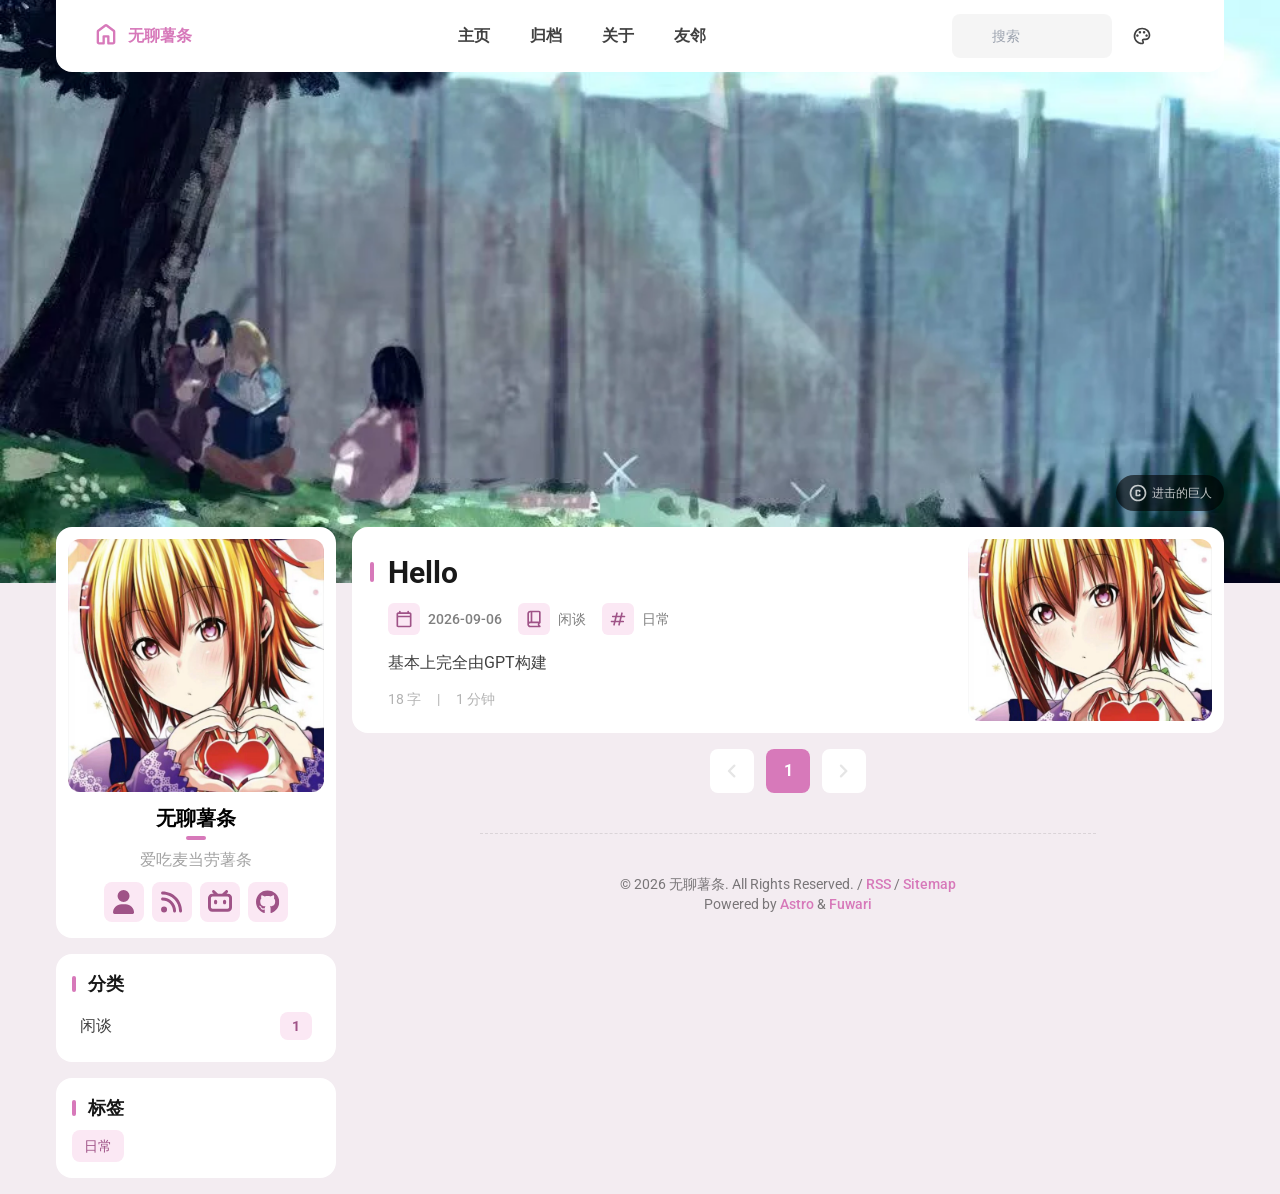
<file: index.html>
<!DOCTYPE html><html lang="zh-CN" class="bg-[var(--page-bg)] transition text-[14px] md:text-[16px]" data-overlayscrollbars-initialize data-astro-cid-sckkx6r4 style="--bannerOffset: 15vh;--banner-height-home: 65vh;--banner-height: 35vh;--configHue: 340;--page-width: 75rem;"> <head><title>无聊薯条 - 爱吃薯条</title><meta charset="UTF-8"><meta name="description" content="无聊薯条 - 爱吃薯条"><meta name="author" content="无聊薯条"><meta property="og:site_name" content="无聊薯条"><meta property="og:url" content="https://boringchen-10.github.io/"><meta property="og:title" content="无聊薯条 - 爱吃薯条"><meta property="og:description" content="无聊薯条 - 爱吃薯条"><meta property="og:type" content="website"><meta name="twitter:card" content="summary_large_image"><meta property="twitter:url" content="https://boringchen-10.github.io/"><meta name="twitter:title" content="无聊薯条 - 爱吃薯条"><meta name="twitter:description" content="无聊薯条 - 爱吃薯条"><meta name="viewport" content="width=device-width"><meta name="generator" content="Astro v5.13.10"><link rel="icon" href="/favicon/favicon-light-32.png" sizes="32x32" media="(prefers-color-scheme: light)"><link rel="icon" href="/favicon/favicon-light-128.png" sizes="128x128" media="(prefers-color-scheme: light)"><link rel="icon" href="/favicon/favicon-light-180.png" sizes="180x180" media="(prefers-color-scheme: light)"><link rel="icon" href="/favicon/favicon-light-192.png" sizes="192x192" media="(prefers-color-scheme: light)"><link rel="icon" href="/favicon/favicon-dark-32.png" sizes="32x32" media="(prefers-color-scheme: dark)"><link rel="icon" href="/favicon/favicon-dark-128.png" sizes="128x128" media="(prefers-color-scheme: dark)"><link rel="icon" href="/favicon/favicon-dark-180.png" sizes="180x180" media="(prefers-color-scheme: dark)"><link rel="icon" href="/favicon/favicon-dark-192.png" sizes="192x192" media="(prefers-color-scheme: dark)"><!-- Set the theme before the page is rendered to avoid a flash --><script>(function(){const DEFAULT_THEME = "auto";
const LIGHT_MODE = "light";
const DARK_MODE = "dark";
const AUTO_MODE = "auto";
const BANNER_HEIGHT_EXTEND = 30;
const PAGE_WIDTH = 75;
const configHue = 340;

			// Load the theme from local storage
			const theme = localStorage.getItem('theme') || DEFAULT_THEME;
			switch (theme) {
				case LIGHT_MODE:
					document.documentElement.classList.remove('dark');
					break
				case DARK_MODE:
					document.documentElement.classList.add('dark');
					break
				case AUTO_MODE:
					if (window.matchMedia('(prefers-color-scheme: dark)').matches) {
						document.documentElement.classList.add('dark');
					} else {
						document.documentElement.classList.remove('dark');
					}
			}

			// Load the hue from local storage
			const hue = localStorage.getItem('hue') || configHue;
			document.documentElement.style.setProperty('--hue', hue);

			// calculate the --banner-height-extend, which needs to be a multiple of 4 to avoid blurry text
			let offset = Math.floor(window.innerHeight * (BANNER_HEIGHT_EXTEND / 100));
			offset = offset - offset % 4;
			document.documentElement.style.setProperty('--banner-height-extend', `${offset}px`);
		})();</script><!-- defines global css variables. This will be applied to <html> <body> and some other elements idk why --><link rel="alternate" type="application/rss+xml" title="无聊薯条" href="https://boringchen-10.github.io/rss.xml"><link rel="stylesheet" href="/_astro/Layout.DSulWsr7.css">
<link rel="stylesheet" href="/_astro/Layout.y4KPJ9hc.css">
<link rel="stylesheet" href="/_astro/_page_.DF8texID.css">
<style>input.svelte-1wah7ro:focus{outline:0}.search-panel.svelte-1wah7ro{max-height:calc(100vh - 100px);overflow-y:auto}
#display-setting.svelte-d7tq3k input[type=range]:where(.svelte-d7tq3k){-webkit-appearance:none;height:1.5rem;background-image:var(--color-selection-bar);transition:background-image .15s ease-in-out}#display-setting.svelte-d7tq3k input[type=range]:where(.svelte-d7tq3k)::-webkit-slider-thumb{-webkit-appearance:none;height:1rem;width:.5rem;border-radius:.125rem;background:#ffffffb3;box-shadow:none}#display-setting.svelte-d7tq3k input[type=range]:where(.svelte-d7tq3k)::-webkit-slider-thumb:hover{background:#fffc}#display-setting.svelte-d7tq3k input[type=range]:where(.svelte-d7tq3k)::-webkit-slider-thumb:active{background:#fff9}#display-setting.svelte-d7tq3k input[type=range]:where(.svelte-d7tq3k)::-moz-range-thumb{-webkit-appearance:none;height:1rem;width:.5rem;border-radius:.125rem;border-width:0;background:#ffffffb3;box-shadow:none}#display-setting.svelte-d7tq3k input[type=range]:where(.svelte-d7tq3k)::-moz-range-thumb:hover{background:#fffc}#display-setting.svelte-d7tq3k input[type=range]:where(.svelte-d7tq3k)::-moz-range-thumb:active{background:#fff9}#display-setting.svelte-d7tq3k input[type=range]:where(.svelte-d7tq3k)::-ms-thumb{-webkit-appearance:none;height:1rem;width:.5rem;border-radius:.125rem;background:#ffffffb3;box-shadow:none}#display-setting.svelte-d7tq3k input[type=range]:where(.svelte-d7tq3k)::-ms-thumb:hover{background:#fffc}#display-setting.svelte-d7tq3k input[type=range]:where(.svelte-d7tq3k)::-ms-thumb:active{background:#fff9}
</style><script type="module" src="/_astro/page.Z8IJTFqj.js"></script></head> <body class=" min-h-screen transition  lg:is-home enable-banner" data-overlayscrollbars-initialize data-astro-cid-sckkx6r4 style="--bannerOffset: 15vh;--banner-height-home: 65vh;--banner-height: 35vh;--configHue: 340;--page-width: 75rem;"> <div id="config-carrier" data-hue="340"></div>     <div id="top-row" class="z-50 pointer-events-none relative transition-all duration-700 max-w-[var(--page-width)] px-0 md:px-4 mx-auto"> <div id="navbar-wrapper" class="pointer-events-auto sticky top-0 transition-all"> <div id="navbar" class="z-50 onload-animation"> <div class="absolute h-8 left-0 right-0 -top-8 bg-[var(--card-bg)] transition"></div> <!-- used for onload animation --> <div class="card-base !overflow-visible max-w-[var(--page-width)] h-[4.5rem] !rounded-t-none mx-auto flex items-center justify-between px-4"> <a href="/" class="btn-plain scale-animation rounded-lg h-[3.25rem] px-5 font-bold active:scale-95"> <div class="flex flex-row text-[var(--primary)] items-center text-md"> <svg width="1em" height="1em" class="text-[1.75rem] mb-1 mr-2" data-icon="material-symbols:home-outline-rounded">   <symbol id="ai:material-symbols:home-outline-rounded" viewBox="0 0 24 24"><path fill="currentColor" d="M6 19h3v-5q0-.425.288-.712T10 13h4q.425 0 .713.288T15 14v5h3v-9l-6-4.5L6 10zm-2 0v-9q0-.475.213-.9t.587-.7l6-4.5q.525-.4 1.2-.4t1.2.4l6 4.5q.375.275.588.7T20 10v9q0 .825-.588 1.413T18 21h-4q-.425 0-.712-.288T13 20v-5h-2v5q0 .425-.288.713T10 21H6q-.825 0-1.412-.587T4 19m8-6.75"/></symbol><use href="#ai:material-symbols:home-outline-rounded"></use>  </svg> 无聊薯条 </div> </a> <div class="hidden md:flex"> <a aria-label="主页" href="/" class="btn-plain scale-animation rounded-lg h-11 font-bold px-5 active:scale-95"> <div class="flex items-center"> 主页  </div> </a><a aria-label="归档" href="/archive/" class="btn-plain scale-animation rounded-lg h-11 font-bold px-5 active:scale-95"> <div class="flex items-center"> 归档  </div> </a><a aria-label="关于" href="/about/" class="btn-plain scale-animation rounded-lg h-11 font-bold px-5 active:scale-95"> <div class="flex items-center"> 关于  </div> </a><a aria-label="友邻" href="/friends/" class="btn-plain scale-animation rounded-lg h-11 font-bold px-5 active:scale-95"> <div class="flex items-center"> 友邻  </div> </a> </div> <div class="flex"> <!--<SearchPanel client:load>--> <style>astro-island,astro-slot,astro-static-slot{display:contents}</style><script>(()=>{var e=async t=>{await(await t())()};(self.Astro||(self.Astro={})).only=e;window.dispatchEvent(new Event("astro:only"));})();</script><script>(()=>{var A=Object.defineProperty;var g=(i,o,a)=>o in i?A(i,o,{enumerable:!0,configurable:!0,writable:!0,value:a}):i[o]=a;var d=(i,o,a)=>g(i,typeof o!="symbol"?o+"":o,a);{let i={0:t=>m(t),1:t=>a(t),2:t=>new RegExp(t),3:t=>new Date(t),4:t=>new Map(a(t)),5:t=>new Set(a(t)),6:t=>BigInt(t),7:t=>new URL(t),8:t=>new Uint8Array(t),9:t=>new Uint16Array(t),10:t=>new Uint32Array(t),11:t=>1/0*t},o=t=>{let[l,e]=t;return l in i?i[l](e):void 0},a=t=>t.map(o),m=t=>typeof t!="object"||t===null?t:Object.fromEntries(Object.entries(t).map(([l,e])=>[l,o(e)]));class y extends HTMLElement{constructor(){super(...arguments);d(this,"Component");d(this,"hydrator");d(this,"hydrate",async()=>{var b;if(!this.hydrator||!this.isConnected)return;let e=(b=this.parentElement)==null?void 0:b.closest("astro-island[ssr]");if(e){e.addEventListener("astro:hydrate",this.hydrate,{once:!0});return}let c=this.querySelectorAll("astro-slot"),n={},h=this.querySelectorAll("template[data-astro-template]");for(let r of h){let s=r.closest(this.tagName);s!=null&&s.isSameNode(this)&&(n[r.getAttribute("data-astro-template")||"default"]=r.innerHTML,r.remove())}for(let r of c){let s=r.closest(this.tagName);s!=null&&s.isSameNode(this)&&(n[r.getAttribute("name")||"default"]=r.innerHTML)}let p;try{p=this.hasAttribute("props")?m(JSON.parse(this.getAttribute("props"))):{}}catch(r){let s=this.getAttribute("component-url")||"<unknown>",v=this.getAttribute("component-export");throw v&&(s+=` (export ${v})`),console.error(`[hydrate] Error parsing props for component ${s}`,this.getAttribute("props"),r),r}let u;await this.hydrator(this)(this.Component,p,n,{client:this.getAttribute("client")}),this.removeAttribute("ssr"),this.dispatchEvent(new CustomEvent("astro:hydrate"))});d(this,"unmount",()=>{this.isConnected||this.dispatchEvent(new CustomEvent("astro:unmount"))})}disconnectedCallback(){document.removeEventListener("astro:after-swap",this.unmount),document.addEventListener("astro:after-swap",this.unmount,{once:!0})}connectedCallback(){if(!this.hasAttribute("await-children")||document.readyState==="interactive"||document.readyState==="complete")this.childrenConnectedCallback();else{let e=()=>{document.removeEventListener("DOMContentLoaded",e),c.disconnect(),this.childrenConnectedCallback()},c=new MutationObserver(()=>{var n;((n=this.lastChild)==null?void 0:n.nodeType)===Node.COMMENT_NODE&&this.lastChild.nodeValue==="astro:end"&&(this.lastChild.remove(),e())});c.observe(this,{childList:!0}),document.addEventListener("DOMContentLoaded",e)}}async childrenConnectedCallback(){let e=this.getAttribute("before-hydration-url");e&&await import(e),this.start()}async start(){let e=JSON.parse(this.getAttribute("opts")),c=this.getAttribute("client");if(Astro[c]===void 0){window.addEventListener(`astro:${c}`,()=>this.start(),{once:!0});return}try{await Astro[c](async()=>{let n=this.getAttribute("renderer-url"),[h,{default:p}]=await Promise.all([import(this.getAttribute("component-url")),n?import(n):()=>()=>{}]),u=this.getAttribute("component-export")||"default";if(!u.includes("."))this.Component=h[u];else{this.Component=h;for(let f of u.split("."))this.Component=this.Component[f]}return this.hydrator=p,this.hydrate},e,this)}catch(n){console.error(`[astro-island] Error hydrating ${this.getAttribute("component-url")}`,n)}}attributeChangedCallback(){this.hydrate()}}d(y,"observedAttributes",["props"]),customElements.get("astro-island")||customElements.define("astro-island",y)}})();</script><astro-island uid="1YpBDl" component-url="/_astro/Search.DsDdX_75.js" component-export="default" renderer-url="/_astro/client.svelte.DtgWYCWT.js" props="{}" ssr client="only" opts="{&quot;name&quot;:&quot;Search&quot;,&quot;value&quot;:&quot;svelte&quot;}"></astro-island> <button aria-label="Display Settings" class="btn-plain scale-animation rounded-lg h-11 w-11 active:scale-90" id="display-settings-switch"> <svg width="1em" height="1em" class="text-[1.25rem]" data-icon="material-symbols:palette-outline">   <symbol id="ai:material-symbols:palette-outline" viewBox="0 0 24 24"><path fill="currentColor" d="M12 22q-2.05 0-3.875-.788t-3.187-2.15t-2.15-3.187T2 12q0-2.075.813-3.9t2.2-3.175T8.25 2.788T12.2 2q2 0 3.775.688t3.113 1.9t2.125 2.875T22 11.05q0 2.875-1.75 4.413T16 17h-1.85q-.225 0-.312.125t-.088.275q0 .3.375.863t.375 1.287q0 1.25-.687 1.85T12 22m-5.5-9q.65 0 1.075-.425T8 11.5t-.425-1.075T6.5 10t-1.075.425T5 11.5t.425 1.075T6.5 13m3-4q.65 0 1.075-.425T11 7.5t-.425-1.075T9.5 6t-1.075.425T8 7.5t.425 1.075T9.5 9m5 0q.65 0 1.075-.425T16 7.5t-.425-1.075T14.5 6t-1.075.425T13 7.5t.425 1.075T14.5 9m3 4q.65 0 1.075-.425T19 11.5t-.425-1.075T17.5 10t-1.075.425T16 11.5t.425 1.075T17.5 13M12 20q.225 0 .363-.125t.137-.325q0-.35-.375-.825T11.75 17.3q0-1.05.725-1.675T14.25 15H16q1.65 0 2.825-.962T20 11.05q0-3.025-2.312-5.038T12.2 4Q8.8 4 6.4 6.325T4 12q0 3.325 2.338 5.663T12 20"/></symbol><use href="#ai:material-symbols:palette-outline"></use>  </svg> </button> <astro-island uid="Z1mdbak" component-url="/_astro/LightDarkSwitch.BwgWSjSu.js" component-export="default" renderer-url="/_astro/client.svelte.DtgWYCWT.js" props="{}" ssr client="only" opts="{&quot;name&quot;:&quot;LightDarkSwitch&quot;,&quot;value&quot;:&quot;svelte&quot;}"></astro-island> <button aria-label="Menu" name="Nav Menu" class="btn-plain scale-animation rounded-lg w-11 h-11 active:scale-90 md:!hidden" id="nav-menu-switch"> <svg width="1em" height="1em" class="text-[1.25rem]" data-icon="material-symbols:menu-rounded">   <symbol id="ai:material-symbols:menu-rounded" viewBox="0 0 24 24"><path fill="currentColor" d="M4 18q-.425 0-.712-.288T3 17t.288-.712T4 16h16q.425 0 .713.288T21 17t-.288.713T20 18zm0-5q-.425 0-.712-.288T3 12t.288-.712T4 11h16q.425 0 .713.288T21 12t-.288.713T20 13zm0-5q-.425 0-.712-.288T3 7t.288-.712T4 6h16q.425 0 .713.288T21 7t-.288.713T20 8z"/></symbol><use href="#ai:material-symbols:menu-rounded"></use>  </svg> </button> </div> <div id="nav-menu-panel" class="float-panel float-panel-closed absolute transition-all fixed right-4 px-2 py-2"> <a href="/" class="group flex justify-between items-center py-2 pl-3 pr-1 rounded-lg gap-8
            hover:bg-[var(--btn-plain-bg-hover)] active:bg-[var(--btn-plain-bg-active)] transition
        "> <div class="transition text-black/75 dark:text-white/75 font-bold group-hover:text-[var(--primary)] group-active:text-[var(--primary)]"> 主页 </div> <svg width="1em" height="1em" class="transition text-[1.25rem] text-[var(--primary)]" data-icon="material-symbols:chevron-right-rounded">   <symbol id="ai:material-symbols:chevron-right-rounded" viewBox="0 0 24 24"><path fill="currentColor" d="M12.6 12L8.7 8.1q-.275-.275-.275-.7t.275-.7t.7-.275t.7.275l4.6 4.6q.15.15.213.325t.062.375t-.062.375t-.213.325l-4.6 4.6q-.275.275-.7.275t-.7-.275t-.275-.7t.275-.7z"/></symbol><use href="#ai:material-symbols:chevron-right-rounded"></use>  </svg>  </a><a href="/archive/" class="group flex justify-between items-center py-2 pl-3 pr-1 rounded-lg gap-8
            hover:bg-[var(--btn-plain-bg-hover)] active:bg-[var(--btn-plain-bg-active)] transition
        "> <div class="transition text-black/75 dark:text-white/75 font-bold group-hover:text-[var(--primary)] group-active:text-[var(--primary)]"> 归档 </div> <svg width="1em" height="1em" viewBox="0 0 24 24" class="transition text-[1.25rem] text-[var(--primary)]" data-icon="material-symbols:chevron-right-rounded">   <use href="#ai:material-symbols:chevron-right-rounded"></use>  </svg>  </a><a href="/about/" class="group flex justify-between items-center py-2 pl-3 pr-1 rounded-lg gap-8
            hover:bg-[var(--btn-plain-bg-hover)] active:bg-[var(--btn-plain-bg-active)] transition
        "> <div class="transition text-black/75 dark:text-white/75 font-bold group-hover:text-[var(--primary)] group-active:text-[var(--primary)]"> 关于 </div> <svg width="1em" height="1em" viewBox="0 0 24 24" class="transition text-[1.25rem] text-[var(--primary)]" data-icon="material-symbols:chevron-right-rounded">   <use href="#ai:material-symbols:chevron-right-rounded"></use>  </svg>  </a><a href="/friends/" class="group flex justify-between items-center py-2 pl-3 pr-1 rounded-lg gap-8
            hover:bg-[var(--btn-plain-bg-hover)] active:bg-[var(--btn-plain-bg-active)] transition
        "> <div class="transition text-black/75 dark:text-white/75 font-bold group-hover:text-[var(--primary)] group-active:text-[var(--primary)]"> 友邻 </div> <svg width="1em" height="1em" viewBox="0 0 24 24" class="transition text-[1.25rem] text-[var(--primary)]" data-icon="material-symbols:chevron-right-rounded">   <use href="#ai:material-symbols:chevron-right-rounded"></use>  </svg>  </a> </div> <astro-island uid="rd1gw" component-url="/_astro/DisplaySettings.BLJ7oceC.js" component-export="default" renderer-url="/_astro/client.svelte.DtgWYCWT.js" props="{}" ssr client="only" opts="{&quot;name&quot;:&quot;DisplaySettings&quot;,&quot;value&quot;:&quot;svelte&quot;}"></astro-island> </div> </div> <script type="module">function c(){localStorage.theme==="dark"?(document.documentElement.classList.remove("dark"),localStorage.theme="light"):(document.documentElement.classList.add("dark"),localStorage.theme="dark")}function o(){let t=document.getElementById("scheme-switch");t&&(t.onclick=function(){c()});let n=document.getElementById("display-settings-switch");n&&(n.onclick=function(){let e=document.getElementById("display-setting");e&&e.classList.toggle("float-panel-closed")});let l=document.getElementById("nav-menu-switch");l&&(l.onclick=function(){let e=document.getElementById("nav-menu-panel");e&&e.classList.toggle("float-panel-closed")})}o();</script> <script>(function(){const scriptUrl = "/pagefind/pagefind.js";

async function loadPagefind() {
    try {
        const response = await fetch(scriptUrl, { method: 'HEAD' });
        if (!response.ok) {
            throw new Error(`Pagefind script not found: ${response.status}`);
        }

        const pagefind = await import(scriptUrl);

        await pagefind.options({
            excerptLength: 20
        });

        window.pagefind = pagefind;

        document.dispatchEvent(new CustomEvent('pagefindready'));
        console.log('Pagefind loaded and initialized successfully, event dispatched.');
    } catch (error) {
        console.error('Failed to load Pagefind:', error);
        window.pagefind = {
            search: () => Promise.resolve({ results: [] }),
            options: () => Promise.resolve(),
        };
        document.dispatchEvent(new CustomEvent('pagefindloaderror'));
        console.log('Pagefind load error, event dispatched.');
    }
}

if (document.readyState === 'loading') {
    document.addEventListener('DOMContentLoaded', loadPagefind);
} else {
    loadPagefind();
}
})();</script> </div> </div>  <div id="banner-wrapper" class="absolute z-10 w-full transition duration-700 overflow-hidden" style="top: -30vh"> <div id="banner" class="object-cover h-full transition duration-700 opacity-0 scale-105 overflow-hidden relative"> <div class="transition absolute inset-0 dark:bg-black/10 bg-opacity-50 pointer-events-none"></div>  <img src="/uploads/1788684751264-db64607d.webp" alt="Banner image of the blog" class="w-full h-full object-cover" style="object-position: center"> </div> </div> <div class="absolute w-full z-30 pointer-events-none" style="top: calc(35vh - 3.5rem)"> <!-- The pointer-events-none here prevent blocking the click event of the TOC --> <div class="relative max-w-[var(--page-width)] mx-auto pointer-events-auto"> <div id="main-grid" class="transition duration-700 w-full left-0 right-0 grid grid-cols-[17.5rem_auto] grid-rows-[auto_1fr_auto] lg:grid-rows-[auto]
    mx-auto gap-4 px-0 md:px-4"> <!-- Banner image credit --> <a href="https://unsplash.com/" id="banner-credit" target="_blank" rel="noopener" aria-label="Visit image source" class="group onload-animation transition-all absolute flex justify-center items-center rounded-full px-3 right-4 -top-[3.25rem] bg-black/60 hover:bg-black/70 h-9 hover:pr-9 active:bg-black/80"> <svg width="1em" height="1em" class="text-white/75 text-[1.25rem] mr-1" data-icon="material-symbols:copyright-outline-rounded">   <symbol id="ai:material-symbols:copyright-outline-rounded" viewBox="0 0 24 24"><path fill="currentColor" d="M12 22q-2.075 0-3.9-.788t-3.175-2.137T2.788 15.9T2 12t.788-3.9t2.137-3.175T8.1 2.788T12 2t3.9.788t3.175 2.137T21.213 8.1T22 12t-.788 3.9t-2.137 3.175t-3.175 2.138T12 22m0-2q3.35 0 5.675-2.325T20 12t-2.325-5.675T12 4T6.325 6.325T4 12t2.325 5.675T12 20m-2-4h4q.425 0 .713-.288T15 15v-1q0-.425-.288-.712T14 13t-.712.288T13 14h-2v-4h2q0 .425.288.713T14 11t.713-.288T15 10V9q0-.425-.288-.712T14 8h-4q-.425 0-.712.288T9 9v6q0 .425.288.713T10 16"/></symbol><use href="#ai:material-symbols:copyright-outline-rounded"></use>  </svg> <div class="text-white/75 text-xs">进击的巨人</div> <svg width="1em" height="1em" class="transition absolute text-[oklch(0.75_0.14_var(--hue))] right-4 text-[0.75rem] opacity-0 group-hover:opacity-100" data-icon="fa6-solid:arrow-up-right-from-square">   <symbol id="ai:fa6-solid:arrow-up-right-from-square" viewBox="0 0 512 512"><path fill="currentColor" d="M320 0c-17.7 0-32 14.3-32 32s14.3 32 32 32h82.7L201.4 265.4c-12.5 12.5-12.5 32.8 0 45.3s32.8 12.5 45.3 0L448 109.3V192c0 17.7 14.3 32 32 32s32-14.3 32-32V32c0-17.7-14.3-32-32-32zM80 32C35.8 32 0 67.8 0 112v320c0 44.2 35.8 80 80 80h320c44.2 0 80-35.8 80-80V320c0-17.7-14.3-32-32-32s-32 14.3-32 32v112c0 8.8-7.2 16-16 16H80c-8.8 0-16-7.2-16-16V112c0-8.8 7.2-16 16-16h112c17.7 0 32-14.3 32-32s-14.3-32-32-32z"/></symbol><use href="#ai:fa6-solid:arrow-up-right-from-square"></use>  </svg> </a> <div id="sidebar" class="mb-4 row-start-2 row-end-3 col-span-2 lg:row-start-1 lg:row-end-2 lg:col-span-1 lg:max-w-[17.5rem] onload-animation w-full"> <div class="flex flex-col w-full gap-4 mb-4"> <div class="card-base p-3"> <a aria-label="Go to About Page" href="/about/" class="group block relative mx-auto mt-1 lg:mx-0 lg:mt-0 mb-3
       max-w-[12rem] lg:max-w-none overflow-hidden rounded-xl active:scale-95"> <div class="absolute transition pointer-events-none group-hover:bg-black/30 group-active:bg-black/50
        w-full h-full z-50 flex items-center justify-center"> <svg width="1.13em" height="1em" class="transition opacity-0 scale-90 group-hover:scale-100 group-hover:opacity-100 text-white text-5xl" data-icon="fa6-regular:address-card">   <symbol id="ai:fa6-regular:address-card" viewBox="0 0 576 512"><path fill="currentColor" d="M512 80c8.8 0 16 7.2 16 16v320c0 8.8-7.2 16-16 16H64c-8.8 0-16-7.2-16-16V96c0-8.8 7.2-16 16-16zM64 32C28.7 32 0 60.7 0 96v320c0 35.3 28.7 64 64 64h448c35.3 0 64-28.7 64-64V96c0-35.3-28.7-64-64-64zm144 224a64 64 0 1 0 0-128a64 64 0 1 0 0 128m-32 32c-44.2 0-80 35.8-80 80c0 8.8 7.2 16 16 16h192c8.8 0 16-7.2 16-16c0-44.2-35.8-80-80-80zm200-144c-13.3 0-24 10.7-24 24s10.7 24 24 24h80c13.3 0 24-10.7 24-24s-10.7-24-24-24zm0 96c-13.3 0-24 10.7-24 24s10.7 24 24 24h80c13.3 0 24-10.7 24-24s-10.7-24-24-24z"/></symbol><use href="#ai:fa6-regular:address-card"></use>  </svg> </div> <div class="mx-auto lg:w-full h-full lg:mt-0  overflow-hidden relative"> <div class="transition absolute inset-0 dark:bg-black/10 bg-opacity-50 pointer-events-none"></div>  <img src="/uploads/1788684614090-f6f61b46.webp" alt="Profile Image of the Author" class="w-full h-full object-cover" style="object-position: center"> </div> </a> <div class="px-2"> <div class="font-bold text-xl text-center mb-1 dark:text-neutral-50 transition">无聊薯条</div> <div class="h-1 w-5 bg-[var(--primary)] mx-auto rounded-full mb-2 transition"></div> <div class="text-center text-neutral-400 mb-2.5 transition">爱吃麦当劳薯条</div> <div class="flex flex-wrap gap-2 justify-center mb-1"> <a rel="me" aria-label="关于我" href="/about/" target="_blank" class="btn-regular rounded-lg h-10 w-10 active:scale-90"> <svg width="0.88em" height="1em" class="text-[1.5rem]" data-icon="fa6-solid:user">   <symbol id="ai:fa6-solid:user" viewBox="0 0 448 512"><path fill="currentColor" d="M224 256a128 128 0 1 0 0-256a128 128 0 1 0 0 256m-45.7 48C79.8 304 0 383.8 0 482.3C0 498.7 13.3 512 29.7 512h388.6c16.4 0 29.7-13.3 29.7-29.7c0-98.5-79.8-178.3-178.3-178.3z"/></symbol><use href="#ai:fa6-solid:user"></use>  </svg> </a><a rel="me" aria-label="RSS 订阅" href="/rss.xml" target="_blank" class="btn-regular rounded-lg h-10 w-10 active:scale-90"> <svg width="0.88em" height="1em" class="text-[1.5rem]" data-icon="fa6-solid:rss">   <symbol id="ai:fa6-solid:rss" viewBox="0 0 448 512"><path fill="currentColor" d="M0 64c0-17.7 14.3-32 32-32c229.8 0 416 186.2 416 416c0 17.7-14.3 32-32 32s-32-14.3-32-32C384 253.6 226.4 96 32 96C14.3 96 0 81.7 0 64m0 352a64 64 0 1 1 128 0a64 64 0 1 1-128 0m32-256c159.1 0 288 128.9 288 288c0 17.7-14.3 32-32 32s-32-14.3-32-32c0-123.7-100.3-224-224-224c-17.7 0-32-14.3-32-32s14.3-32 32-32"/></symbol><use href="#ai:fa6-solid:rss"></use>  </svg> </a><a rel="me" aria-label="友邻" href="/friends/" target="_blank" class="btn-regular rounded-lg h-10 w-10 active:scale-90"> <svg width="1em" height="1em" class="text-[1.5rem]" data-icon="fa6-brands:bilibili">   <symbol id="ai:fa6-brands:bilibili" viewBox="0 0 512 512"><path fill="currentColor" d="M488.6 104.1c16.7 18.1 24.4 39.7 23.3 65.7v202.4c-.4 26.4-9.2 48.1-26.5 65.1c-17.2 17-39.1 25.9-65.5 26.7H92.02c-26.45-.8-48.21-9.8-65.28-27.2C9.682 419.4.767 396.5 0 368.2V169.8c.767-26 9.682-47.6 26.74-65.7C43.81 87.75 65.57 78.77 92.02 78h29.38L96.05 52.19c-5.75-5.73-8.63-13-8.63-21.79c0-8.8 2.88-16.06 8.63-21.797C101.8 2.868 109.1 0 117.9 0q13.2 0 21.9 8.603L213.1 78h88l74.5-69.397C381.7 2.868 389.2 0 398 0q13.2 0 21.9 8.603c5.7 5.737 8.6 12.997 8.6 21.797c0 8.79-2.9 16.06-8.6 21.79L394.6 78h29.3c26.4.77 48 9.75 64.7 26.1m-38.8 69.7c-.4-9.6-3.7-17.4-10.7-23.5c-5.2-6.1-14-9.4-22.7-9.8H96.05c-9.59.4-17.45 3.7-23.58 9.8c-6.14 6.1-9.4 13.9-9.78 23.5v194.4c0 9.2 3.26 17 9.78 23.5s14.38 9.8 23.58 9.8H416.4c9.2 0 17-3.3 23.3-9.8s9.7-14.3 10.1-23.5zm-264.3 42.7c6.3 6.3 9.7 14.1 10.1 23.2V273c-.4 9.2-3.7 16.9-9.8 23.2c-6.2 6.3-14 9.5-23.6 9.5s-17.5-3.2-23.6-9.5s-9.4-14-9.8-23.2v-33.3c.4-9.1 3.8-16.9 10.1-23.2s13.2-9.6 23.3-10c9.2.4 17 3.7 23.3 10m191.5 0c6.3 6.3 9.7 14.1 10.1 23.2V273c-.4 9.2-3.7 16.9-9.8 23.2s-14 9.5-23.6 9.5s-17.4-3.2-23.6-9.5c-7-6.3-9.4-14-9.7-23.2v-33.3c.3-9.1 3.7-16.9 10-23.2s14.1-9.6 23.3-10c9.2.4 17 3.7 23.3 10"/></symbol><use href="#ai:fa6-brands:bilibili"></use>  </svg> </a><a rel="me" aria-label="新链接" href="/" target="_blank" class="btn-regular rounded-lg h-10 w-10 active:scale-90"> <svg width="0.97em" height="1em" class="text-[1.5rem]" data-icon="fa6-brands:github">   <symbol id="ai:fa6-brands:github" viewBox="0 0 496 512"><path fill="currentColor" d="M165.9 397.4c0 2-2.3 3.6-5.2 3.6c-3.3.3-5.6-1.3-5.6-3.6c0-2 2.3-3.6 5.2-3.6c3-.3 5.6 1.3 5.6 3.6m-31.1-4.5c-.7 2 1.3 4.3 4.3 4.9c2.6 1 5.6 0 6.2-2s-1.3-4.3-4.3-5.2c-2.6-.7-5.5.3-6.2 2.3m44.2-1.7c-2.9.7-4.9 2.6-4.6 4.9c.3 2 2.9 3.3 5.9 2.6c2.9-.7 4.9-2.6 4.6-4.6c-.3-1.9-3-3.2-5.9-2.9M244.8 8C106.1 8 0 113.3 0 252c0 110.9 69.8 205.8 169.5 239.2c12.8 2.3 17.3-5.6 17.3-12.1c0-6.2-.3-40.4-.3-61.4c0 0-70 15-84.7-29.8c0 0-11.4-29.1-27.8-36.6c0 0-22.9-15.7 1.6-15.4c0 0 24.9 2 38.6 25.8c21.9 38.6 58.6 27.5 72.9 20.9c2.3-16 8.8-27.1 16-33.7c-55.9-6.2-112.3-14.3-112.3-110.5c0-27.5 7.6-41.3 23.6-58.9c-2.6-6.5-11.1-33.3 2.6-67.9c20.9-6.5 69 27 69 27c20-5.6 41.5-8.5 62.8-8.5s42.8 2.9 62.8 8.5c0 0 48.1-33.6 69-27c13.7 34.7 5.2 61.4 2.6 67.9c16 17.7 25.8 31.5 25.8 58.9c0 96.5-58.9 104.2-114.8 110.5c9.2 7.9 17 22.9 17 46.4c0 33.7-.3 75.4-.3 83.6c0 6.5 4.6 14.4 17.3 12.1C428.2 457.8 496 362.9 496 252C496 113.3 383.5 8 244.8 8M97.2 352.9c-1.3 1-1 3.3.7 5.2c1.6 1.6 3.9 2.3 5.2 1c1.3-1 1-3.3-.7-5.2c-1.6-1.6-3.9-2.3-5.2-1m-10.8-8.1c-.7 1.3.3 2.9 2.3 3.9c1.6 1 3.6.7 4.3-.7c.7-1.3-.3-2.9-2.3-3.9c-2-.6-3.6-.3-4.3.7m32.4 35.6c-1.6 1.3-1 4.3 1.3 6.2c2.3 2.3 5.2 2.6 6.5 1c1.3-1.3.7-4.3-1.3-6.2c-2.2-2.3-5.2-2.6-6.5-1m-11.4-14.7c-1.6 1-1.6 3.6 0 5.9s4.3 3.3 5.6 2.3c1.6-1.3 1.6-3.9 0-6.2c-1.4-2.3-4-3.3-5.6-2"/></symbol><use href="#ai:fa6-brands:github"></use>  </svg> </a>  </div> </div> </div> </div> <div id="sidebar-sticky" class="transition-all duration-700 flex flex-col w-full gap-4 top-4 sticky top-4"> <widget-layout data-id="categories" data-is-collapsed="false" class="pb-4 card-base onload-animation" style="animation-delay: 150ms; --collapsedHeight: 7.5rem;" data-astro-cid-ucso7hve="true"> <div class="font-bold transition text-lg text-neutral-900 dark:text-neutral-100 relative ml-8 mt-4 mb-2
        before:w-1 before:h-4 before:rounded-md before:bg-[var(--primary)]
        before:absolute before:left-[-16px] before:top-[5.5px]" data-astro-cid-ucso7hve style="--collapsedHeight: 7.5rem;">分类</div> <div id="categories" class="collapse-wrapper px-4 overflow-hidden" data-astro-cid-ucso7hve style="--collapsedHeight: 7.5rem;"> <a href="/archive/?category=%E9%97%B2%E8%B0%88" aria-label="View all posts in the 闲谈 category"> <button class="
            w-full
            h-10
            rounded-lg
            bg-none
            hover:bg-[var(--btn-plain-bg-hover)]
            active:bg-[var(--btn-plain-bg-active)]
            transition-all
            pl-2
            hover:pl-3
            
            text-neutral-700
            hover:text-[var(--primary)]
            dark:text-neutral-300
            dark:hover:text-[var(--primary)]
        "> <div class="flex items-center justify-between relative mr-2"> <div class="overflow-hidden text-left whitespace-nowrap overflow-ellipsis  "> 闲谈 </div> <div class="transition px-2 h-7 ml-4 min-w-[2rem] rounded-lg text-sm font-bold
                    text-[var(--btn-content)] dark:text-[var(--deep-text)]
                    bg-[var(--btn-regular-bg)] dark:bg-[var(--primary)]
                    flex items-center justify-center"> 1 </div> </div> </button> </a> </div>  </widget-layout>  <script type="module">class d extends HTMLElement{constructor(){if(super(),this.dataset.isCollapsed!=="true")return;const e=this.dataset.id,t=this.querySelector(".expand-btn"),s=this.querySelector(`#${e}`);t.addEventListener("click",()=>{s.classList.remove("collapsed"),t.classList.add("hidden")})}}customElements.get("widget-layout")||customElements.define("widget-layout",d);</script> <widget-layout data-id="tags" data-is-collapsed="false" class="pb-4 card-base onload-animation" style="animation-delay: 200ms; --collapsedHeight: 7.5rem;" data-astro-cid-ucso7hve="true"> <div class="font-bold transition text-lg text-neutral-900 dark:text-neutral-100 relative ml-8 mt-4 mb-2
        before:w-1 before:h-4 before:rounded-md before:bg-[var(--primary)]
        before:absolute before:left-[-16px] before:top-[5.5px]" data-astro-cid-ucso7hve style="--collapsedHeight: 7.5rem;">标签</div> <div id="tags" class="collapse-wrapper px-4 overflow-hidden" data-astro-cid-ucso7hve style="--collapsedHeight: 7.5rem;">  <div class="flex gap-2 flex-wrap"> <a href="/archive/?tag=%E6%97%A5%E5%B8%B8" aria-label="View all posts with the 日常 tag" class="btn-regular h-8 text-sm px-3 rounded-lg">  日常 </a> </div>  </div>  </widget-layout>   </div> </div> <main id="swup-container" class="transition-swup-fade col-span-2 lg:col-span-1 overflow-hidden"> <div id="content-wrapper" class="onload-animation"> <!-- the overflow-hidden here prevent long text break the layout--> <!-- make id different from windows.swup global property -->  <div class="transition flex flex-col rounded-[var(--radius-large)] bg-[var(--card-bg)] py-1 md:py-0 md:bg-transparent md:gap-4 mb-4"> <div class="card-base flex flex-col-reverse md:flex-col w-full rounded-[var(--radius-large)] overflow-hidden relative onload-animation" style="animation-delay: calc(var(--content-delay) + 0ms);; --coverWidth: 28%;" data-astro-cid-iyiqi2so> <div class="pl-6 md:pl-9 pr-6 md:pr-2 pt-6 md:pt-7 pb-6 relative w-full md:w-[calc(100%_-_var(--coverWidth)_-_12px)]" data-astro-cid-iyiqi2so style="--coverWidth: 28%;"> <a href="/posts/post-1788686143983/" class="transition group w-full block font-bold mb-3 text-3xl text-90
        hover:text-[var(--primary)] dark:hover:text-[var(--primary)]
        active:text-[var(--title-active)] dark:active:text-[var(--title-active)]
        before:w-1 before:h-5 before:rounded-md before:bg-[var(--primary)]
        before:absolute before:top-[35px] before:left-[18px] before:hidden md:before:block
        " data-astro-cid-iyiqi2so style="--coverWidth: 28%;"> Hello <svg width="1em" height="1em" viewBox="0 0 24 24" class="inline text-[2rem] text-[var(--primary)] md:hidden translate-y-0.5 absolute" data-astro-cid-iyiqi2so="true" data-icon="material-symbols:chevron-right-rounded">   <use href="#ai:material-symbols:chevron-right-rounded"></use>  </svg> <svg width="1em" height="1em" viewBox="0 0 24 24" class="text-[var(--primary)] text-[2rem] transition hidden md:inline absolute translate-y-0.5 opacity-0 group-hover:opacity-100 -translate-x-1 group-hover:translate-x-0" data-astro-cid-iyiqi2so="true" data-icon="material-symbols:chevron-right-rounded">   <use href="#ai:material-symbols:chevron-right-rounded"></use>  </svg> </a> <!-- metadata --> <div class="flex flex-wrap text-neutral-500 dark:text-neutral-400 items-center gap-4 gap-x-4 gap-y-2 mb-4"> <!-- publish date --> <div class="flex items-center"> <div class="meta-icon"> <svg width="1em" height="1em" class="text-xl" data-icon="material-symbols:calendar-today-outline-rounded">   <symbol id="ai:material-symbols:calendar-today-outline-rounded" viewBox="0 0 24 24"><path fill="currentColor" d="M5 22q-.825 0-1.412-.587T3 20V6q0-.825.588-1.412T5 4h1V3q0-.425.288-.712T7 2t.713.288T8 3v1h8V3q0-.425.288-.712T17 2t.713.288T18 3v1h1q.825 0 1.413.588T21 6v14q0 .825-.587 1.413T19 22zm0-2h14V10H5zM5 8h14V6H5zm0 0V6z"/></symbol><use href="#ai:material-symbols:calendar-today-outline-rounded"></use>  </svg> </div> <span class="text-50 text-sm font-medium">2026-09-06</span> </div> <!-- update date -->  <!-- categories --> <div class="flex items-center"> <div class="meta-icon"> <svg width="1em" height="1em" class="text-xl" data-icon="material-symbols:book-2-outline-rounded">   <symbol id="ai:material-symbols:book-2-outline-rounded" viewBox="0 0 24 24"><path fill="currentColor" d="M6 15.325q.35-.175.725-.25T7.5 15H8V4h-.5q-.625 0-1.062.438T6 5.5zM10 15h8V4h-8zm-4 .325V4zM7.5 22q-1.45 0-2.475-1.025T4 18.5v-13q0-1.45 1.025-2.475T7.5 2H18q.825 0 1.413.587T20 4v12.525q0 .2-.162.363t-.588.362q-.35.175-.55.5t-.2.75t.2.763t.55.487t.55.413t.2.562v.25q0 .425-.288.725T19 22zm0-2h9.325q-.15-.35-.237-.712T16.5 18.5q0-.4.075-.775t.25-.725H7.5q-.65 0-1.075.438T6 18.5q0 .65.425 1.075T7.5 20"/></symbol><use href="#ai:material-symbols:book-2-outline-rounded"></use>  </svg> </div> <div class="flex flex-row flex-nowrap items-center"> <a href="/archive/?category=%E9%97%B2%E8%B0%88" aria-label="View all posts in the 闲谈 category" class="link-lg transition text-50 text-sm font-medium
                            hover:text-[var(--primary)] dark:hover:text-[var(--primary)] whitespace-nowrap"> 闲谈 </a> </div> </div> <!-- tags --> <div class="items-center hidden md:flex"> <div class="meta-icon"> <svg width="1em" height="1em" class="text-xl" data-icon="material-symbols:tag-rounded">   <symbol id="ai:material-symbols:tag-rounded" viewBox="0 0 24 24"><path fill="currentColor" d="m9 16l-.825 3.275q-.075.325-.325.525t-.6.2q-.475 0-.775-.375T6.3 18.8L7 16H4.275q-.5 0-.8-.387T3.3 14.75q.075-.35.35-.55t.625-.2H7.5l1-4H5.775q-.5 0-.8-.387T4.8 8.75q.075-.35.35-.55t.625-.2H9l.825-3.275Q9.9 4.4 10.15 4.2t.6-.2q.475 0 .775.375t.175.825L11 8h4l.825-3.275q.075-.325.325-.525t.6-.2q.475 0 .775.375t.175.825L17 8h2.725q.5 0 .8.387t.175.863q-.075.35-.35.55t-.625.2H16.5l-1 4h2.725q.5 0 .8.388t.175.862q-.075.35-.35.55t-.625.2H15l-.825 3.275q-.075.325-.325.525t-.6.2q-.475 0-.775-.375T12.3 18.8L13 16zm.5-2h4l1-4h-4z"/></symbol><use href="#ai:material-symbols:tag-rounded"></use>  </svg> </div> <div class="flex flex-row flex-nowrap items-center"> <div class="hidden mx-1.5 text-[var(--meta-divider)] text-sm">/</div>
                <a href="/archive/?tag=%E6%97%A5%E5%B8%B8" aria-label="View all posts with the 日常 tag" class="link-lg transition text-50 text-sm font-medium
                                hover:text-[var(--primary)] dark:hover:text-[var(--primary)] whitespace-nowrap"> 日常 </a>  </div> </div> </div> <!-- description --> <div class="transition text-75 mb-3.5 pr-4" data-astro-cid-iyiqi2so style="--coverWidth: 28%;"> 基本上完全由GPT构建 
 </div> <!-- word count and read time  --> <div class="text-sm text-black/30 dark:text-white/30 flex gap-4 transition" data-astro-cid-iyiqi2so style="--coverWidth: 28%;"> <div data-astro-cid-iyiqi2so style="--coverWidth: 28%;"> 18  字 </div> <div data-astro-cid-iyiqi2so style="--coverWidth: 28%;">|</div> <div data-astro-cid-iyiqi2so style="--coverWidth: 28%;"> 1  分钟 </div> </div> </div> <a href="/posts/post-1788686143983/" aria-label="Hello" class="group max-h-[20vh] md:max-h-none mx-4 mt-4 -mb-2 md:mb-0 md:mx-0 md:mt-0 md:w-[var(--coverWidth)] relative md:absolute md:top-3 md:bottom-3 md:right-3 rounded-xl overflow-hidden active:scale-95" data-astro-cid-iyiqi2so style="--coverWidth: 28%;"> <div class="absolute pointer-events-none z-10 w-full h-full group-hover:bg-black/30 group-active:bg-black/50 transition" data-astro-cid-iyiqi2so style="--coverWidth: 28%;"></div> <div class="absolute pointer-events-none z-20 w-full h-full flex items-center justify-center " data-astro-cid-iyiqi2so style="--coverWidth: 28%;"> <svg width="1em" height="1em" viewBox="0 0 24 24" class="transition opacity-0 group-hover:opacity-100 scale-50 group-hover:scale-100 text-white text-5xl" data-astro-cid-iyiqi2so="true" data-icon="material-symbols:chevron-right-rounded">   <use href="#ai:material-symbols:chevron-right-rounded"></use>  </svg> </div> <div class="w-full h-full overflow-hidden relative"> <div class="transition absolute inset-0 dark:bg-black/10 bg-opacity-50 pointer-events-none"></div>  <img src="/uploads/1788686297768-8020aa0e.webp" alt="Cover Image of the Post" class="w-full h-full object-cover" style="object-position: center"> </div> </a>  </div> <div class="transition border-t-[1px] border-dashed mx-6 border-black/10 dark:border-white/[0.15] last:border-t-0 md:hidden" data-astro-cid-iyiqi2so style="--coverWidth: 28%;"></div>  </div> <div class="mx-auto onload-animation flex flex-row gap-3 justify-center" style="animation-delay: calc(var(--content-delay) + 50ms)"> <a href class="btn-card overflow-hidden rounded-lg text-[var(--primary)] w-11 h-11 disabled"> <svg width="1em" height="1em" class="text-[1.75rem]" data-icon="material-symbols:chevron-left-rounded">   <symbol id="ai:material-symbols:chevron-left-rounded" viewBox="0 0 24 24"><path fill="currentColor" d="m10.8 12l3.9 3.9q.275.275.275.7t-.275.7t-.7.275t-.7-.275l-4.6-4.6q-.15-.15-.212-.325T8.425 12t.063-.375t.212-.325l4.6-4.6q.275-.275.7-.275t.7.275t.275.7t-.275.7z"/></symbol><use href="#ai:material-symbols:chevron-left-rounded"></use>  </svg> </a> <div class="bg-[var(--card-bg)] flex flex-row rounded-lg items-center text-neutral-700 dark:text-neutral-300 font-bold"> <div class="h-11 w-11 rounded-lg bg-[var(--primary)] flex items-center justify-center
                    font-bold text-white dark:text-black/70"> 1 </div> </div> <a href class="btn-card overflow-hidden rounded-lg text-[var(--primary)] w-11 h-11 disabled"> <svg width="1em" height="1em" viewBox="0 0 24 24" class="text-[1.75rem]" data-icon="material-symbols:chevron-right-rounded">   <use href="#ai:material-symbols:chevron-right-rounded"></use>  </svg> </a> </div>  <div class="footer col-span-2 onload-animation hidden lg:block"> <!--<div class="border-t border-[var(&#45;&#45;primary)] mx-16 border-dashed py-8 max-w-[var(&#45;&#45;page-width)] flex flex-col items-center justify-center px-6">--><div class="transition border-t border-black/10 dark:border-white/15 my-10 border-dashed mx-32"></div> <!--<div class="transition bg-[oklch(92%_0.01_var(&#45;&#45;hue))] dark:bg-black rounded-2xl py-8 mt-4 mb-8 flex flex-col items-center justify-center px-6">--> <div class="transition border-dashed border-[oklch(85%_0.01_var(--hue))] dark:border-white/15 rounded-2xl mb-12 flex flex-col items-center justify-center px-6"> <div class="transition text-50 text-sm text-center">
&copy; <span id="copyright-year">2026</span> 无聊薯条. All Rights Reserved. /
<a class="transition link text-[var(--primary)] font-medium" target="_blank" href="/rss.xml">RSS</a> /
<a class="transition link text-[var(--primary)] font-medium" target="_blank" href="/sitemap-index.xml">Sitemap</a><br>
Powered by
<a class="transition link text-[var(--primary)] font-medium" target="_blank" href="https://astro.build">Astro</a> &
<a class="transition link text-[var(--primary)] font-medium" target="_blank" href="https://github.com/saicaca/fuwari">Fuwari</a> </div> </div> </div> </div> </main> <div class="footer col-span-2 onload-animation block lg:hidden"> <!--<div class="border-t border-[var(&#45;&#45;primary)] mx-16 border-dashed py-8 max-w-[var(&#45;&#45;page-width)] flex flex-col items-center justify-center px-6">--><div class="transition border-t border-black/10 dark:border-white/15 my-10 border-dashed mx-32"></div> <!--<div class="transition bg-[oklch(92%_0.01_var(&#45;&#45;hue))] dark:bg-black rounded-2xl py-8 mt-4 mb-8 flex flex-col items-center justify-center px-6">--> <div class="transition border-dashed border-[oklch(85%_0.01_var(--hue))] dark:border-white/15 rounded-2xl mb-12 flex flex-col items-center justify-center px-6"> <div class="transition text-50 text-sm text-center">
&copy; <span id="copyright-year">2026</span> 无聊薯条. All Rights Reserved. /
<a class="transition link text-[var(--primary)] font-medium" target="_blank" href="/rss.xml">RSS</a> /
<a class="transition link text-[var(--primary)] font-medium" target="_blank" href="/sitemap-index.xml">Sitemap</a><br>
Powered by
<a class="transition link text-[var(--primary)] font-medium" target="_blank" href="https://astro.build">Astro</a> &
<a class="transition link text-[var(--primary)] font-medium" target="_blank" href="https://github.com/saicaca/fuwari">Fuwari</a> </div> </div> </div> </div> <!-- There can't be a filter on parent element, or it will break `fixed` --><div class="back-to-top-wrapper hidden lg:block" data-astro-cid-eymb5ayk> <div id="back-to-top-btn" class="back-to-top-btn hide flex items-center rounded-2xl overflow-hidden transition" onclick="backToTop()" data-astro-cid-eymb5ayk> <button aria-label="Back to Top" class="btn-card h-[3.75rem] w-[3.75rem]" data-astro-cid-eymb5ayk> <svg width="1em" height="1em" class="mx-auto" data-astro-cid-eymb5ayk="true" data-icon="material-symbols:keyboard-arrow-up-rounded">   <symbol id="ai:material-symbols:keyboard-arrow-up-rounded" viewBox="0 0 24 24"><path fill="currentColor" d="m12 10.8l-3.9 3.9q-.275.275-.7.275t-.7-.275t-.275-.7t.275-.7l4.6-4.6q.3-.3.7-.3t.7.3l4.6 4.6q.275.275.275.7t-.275.7t-.7.275t-.7-.275z"/></symbol><use href="#ai:material-symbols:keyboard-arrow-up-rounded"></use>  </svg> </button> </div> </div>  <script>
function backToTop() {
    window.scroll({ top: 0, behavior: 'smooth' });
}
</script> </div> </div>  <div class="absolute w-full z-0 hidden 2xl:block"> <div class="relative max-w-[var(--page-width)] mx-auto"> <!-- TOC component --> <div id="toc-wrapper" class="hidden lg:block transition absolute top-0 -right-[var(--toc-width)] w-[var(--toc-width)] items-center toc-hide"> <div id="toc-inner-wrapper" class="fixed top-14 w-[var(--toc-width)] h-[calc(100vh_-_20rem)] overflow-y-scroll overflow-x-hidden hide-scrollbar"> <div id="toc" class="w-full h-full transition-swup-fade "> <div class="h-8 w-full"></div> <script type="module">class l extends HTMLElement{tocEl=null;visibleClass="visible";observer;anchorNavTarget=null;headingIdxMap=new Map;headings=[];sections=[];tocEntries=[];active=[];activeIndicator=null;constructor(){super(),this.observer=new IntersectionObserver(this.markVisibleSection,{threshold:0})}markVisibleSection=t=>{t.forEach(e=>{const i=e.target.children[0]?.getAttribute("id"),s=i?this.headingIdxMap.get(i):void 0;s!=null&&(this.active[s]=e.isIntersecting),e.isIntersecting&&this.anchorNavTarget==e.target.firstChild&&(this.anchorNavTarget=null)}),this.active.includes(!0)||this.fallback(),this.update()};toggleActiveHeading=()=>{let t=this.active.length-1,e=this.active.length-1,i=-1;for(;t>=0&&!this.active[t];)this.tocEntries[t].classList.remove(this.visibleClass),t--;for(;t>=0&&this.active[t];)this.tocEntries[t].classList.add(this.visibleClass),e=Math.min(e,t),i=Math.max(i,t),t--;for(;t>=0;)this.tocEntries[t].classList.remove(this.visibleClass),t--;if(e>i)this.activeIndicator?.setAttribute("style","opacity: 0");else{let s=this.tocEl?.getBoundingClientRect().top||0,n=this.tocEl?.scrollTop||0,o=this.tocEntries[e].getBoundingClientRect().top-s+n,c=this.tocEntries[i].getBoundingClientRect().bottom-s+n;this.activeIndicator?.setAttribute("style",`top: ${o}px; height: ${c-o}px`)}};scrollToActiveHeading=()=>{if(this.anchorNavTarget||!this.tocEl)return;const t=document.querySelectorAll(`#toc .${this.visibleClass}`);if(!t.length)return;const e=t[0],i=t[t.length-1],s=this.tocEl.clientHeight;let n;i.getBoundingClientRect().bottom-e.getBoundingClientRect().top<.9*s?n=e.offsetTop-32:n=i.offsetTop-s*.8,this.tocEl.scrollTo({top:n,left:0,behavior:"smooth"})};update=()=>{requestAnimationFrame(()=>{this.toggleActiveHeading(),this.scrollToActiveHeading()})};fallback=()=>{if(this.sections.length)for(let t=0;t<this.sections.length;t++){let e=this.sections[t].getBoundingClientRect().top,i=this.sections[t].getBoundingClientRect().bottom;if(this.isInRange(e,0,window.innerHeight)||this.isInRange(i,0,window.innerHeight)||e<0&&i>window.innerHeight)this.markActiveHeading(t);else if(e>window.innerHeight)break}};markActiveHeading=t=>{this.active[t]=!0};handleAnchorClick=t=>{const e=t.composedPath().find(i=>i instanceof HTMLAnchorElement);if(e){const i=decodeURIComponent(e.hash?.substring(1)),s=this.headingIdxMap.get(i);s!==void 0?this.anchorNavTarget=this.headings[s]:this.anchorNavTarget=null}};isInRange(t,e,i){return e<t&&t<i}connectedCallback(){const t=document.querySelector(".prose");t?t.addEventListener("animationend",()=>{this.init()},{once:!0}):console.debug("Animation element not found")}init(){if(this.tocEl=document.getElementById("toc-inner-wrapper"),!!this.tocEl&&(this.tocEl.addEventListener("click",this.handleAnchorClick,{capture:!0}),this.activeIndicator=document.getElementById("active-indicator"),this.tocEntries=Array.from(document.querySelectorAll("#toc a[href^='#']")),this.tocEntries.length!==0)){this.sections=new Array(this.tocEntries.length),this.headings=new Array(this.tocEntries.length);for(let t=0;t<this.tocEntries.length;t++){const e=decodeURIComponent(this.tocEntries[t].hash?.substring(1)),i=document.getElementById(e),s=i?.parentElement;i instanceof HTMLElement&&s instanceof HTMLElement&&(this.headings[t]=i,this.sections[t]=s,this.headingIdxMap.set(e,t))}this.active=new Array(this.tocEntries.length).fill(!1),this.sections.forEach(t=>this.observer.observe(t)),this.fallback(),this.update()}}disconnectedCallback(){this.sections.forEach(t=>this.observer.unobserve(t)),this.observer.disconnect(),this.tocEl?.removeEventListener("click",this.handleAnchorClick)}}customElements.get("table-of-contents")||customElements.define("table-of-contents",l);</script> <div class="h-8 w-full"></div> </div> </div> </div> <!-- #toc needs to exist for Swup to work normally -->  </div> </div>  <!-- increase the page height during page transition to prevent the scrolling animation from jumping --> <div id="page-height-extend" class="hidden h-[300vh]" data-astro-cid-sckkx6r4 style="--bannerOffset: 15vh;--banner-height-home: 65vh;--banner-height: 35vh;--configHue: 340;--page-width: 75rem;"></div>  <script type="module" src="/_astro/Layout.astro_astro_type_script_index_0_lang.DAHrxWCB.js"></script> <script type="module" src="/_astro/Layout.astro_astro_type_script_index_1_lang.6oNa_4r2.js"></script></body></html>
</file>
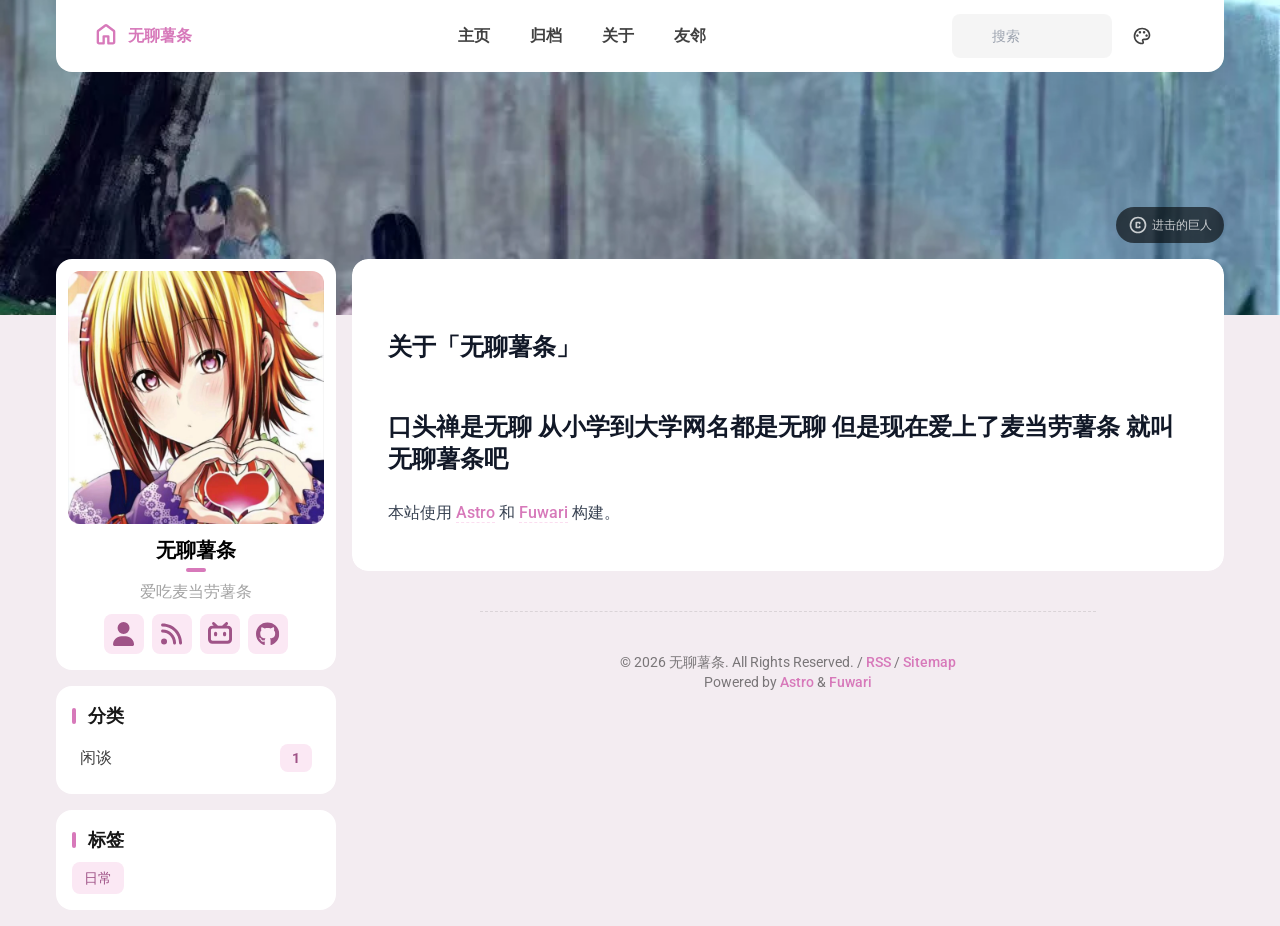
<file: about/index.html>
<!DOCTYPE html><html lang="zh-CN" class="bg-[var(--page-bg)] transition text-[14px] md:text-[16px]" data-overlayscrollbars-initialize data-astro-cid-sckkx6r4 style="--bannerOffset: 15vh;--banner-height-home: 65vh;--banner-height: 35vh;--configHue: 340;--page-width: 75rem;"> <head><title>关于 - 无聊薯条</title><meta charset="UTF-8"><meta name="description" content="关于"><meta name="author" content="无聊薯条"><meta property="og:site_name" content="无聊薯条"><meta property="og:url" content="https://boringchen-10.github.io/about/"><meta property="og:title" content="关于 - 无聊薯条"><meta property="og:description" content="关于"><meta property="og:type" content="website"><meta name="twitter:card" content="summary_large_image"><meta property="twitter:url" content="https://boringchen-10.github.io/about/"><meta name="twitter:title" content="关于 - 无聊薯条"><meta name="twitter:description" content="关于"><meta name="viewport" content="width=device-width"><meta name="generator" content="Astro v5.13.10"><link rel="icon" href="/favicon/favicon-light-32.png" sizes="32x32" media="(prefers-color-scheme: light)"><link rel="icon" href="/favicon/favicon-light-128.png" sizes="128x128" media="(prefers-color-scheme: light)"><link rel="icon" href="/favicon/favicon-light-180.png" sizes="180x180" media="(prefers-color-scheme: light)"><link rel="icon" href="/favicon/favicon-light-192.png" sizes="192x192" media="(prefers-color-scheme: light)"><link rel="icon" href="/favicon/favicon-dark-32.png" sizes="32x32" media="(prefers-color-scheme: dark)"><link rel="icon" href="/favicon/favicon-dark-128.png" sizes="128x128" media="(prefers-color-scheme: dark)"><link rel="icon" href="/favicon/favicon-dark-180.png" sizes="180x180" media="(prefers-color-scheme: dark)"><link rel="icon" href="/favicon/favicon-dark-192.png" sizes="192x192" media="(prefers-color-scheme: dark)"><!-- Set the theme before the page is rendered to avoid a flash --><script>(function(){const DEFAULT_THEME = "auto";
const LIGHT_MODE = "light";
const DARK_MODE = "dark";
const AUTO_MODE = "auto";
const BANNER_HEIGHT_EXTEND = 30;
const PAGE_WIDTH = 75;
const configHue = 340;

			// Load the theme from local storage
			const theme = localStorage.getItem('theme') || DEFAULT_THEME;
			switch (theme) {
				case LIGHT_MODE:
					document.documentElement.classList.remove('dark');
					break
				case DARK_MODE:
					document.documentElement.classList.add('dark');
					break
				case AUTO_MODE:
					if (window.matchMedia('(prefers-color-scheme: dark)').matches) {
						document.documentElement.classList.add('dark');
					} else {
						document.documentElement.classList.remove('dark');
					}
			}

			// Load the hue from local storage
			const hue = localStorage.getItem('hue') || configHue;
			document.documentElement.style.setProperty('--hue', hue);

			// calculate the --banner-height-extend, which needs to be a multiple of 4 to avoid blurry text
			let offset = Math.floor(window.innerHeight * (BANNER_HEIGHT_EXTEND / 100));
			offset = offset - offset % 4;
			document.documentElement.style.setProperty('--banner-height-extend', `${offset}px`);
		})();</script><!-- defines global css variables. This will be applied to <html> <body> and some other elements idk why --><link rel="alternate" type="application/rss+xml" title="无聊薯条" href="https://boringchen-10.github.io/rss.xml"><link rel="stylesheet" href="/_astro/Layout.DSulWsr7.css">
<link rel="stylesheet" href="/_astro/Layout.y4KPJ9hc.css">
<link rel="stylesheet" href="/_astro/_page_.DF8texID.css">
<link rel="stylesheet" href="/_astro/about.BtniRLn_.css">
<style>input.svelte-1wah7ro:focus{outline:0}.search-panel.svelte-1wah7ro{max-height:calc(100vh - 100px);overflow-y:auto}
#display-setting.svelte-d7tq3k input[type=range]:where(.svelte-d7tq3k){-webkit-appearance:none;height:1.5rem;background-image:var(--color-selection-bar);transition:background-image .15s ease-in-out}#display-setting.svelte-d7tq3k input[type=range]:where(.svelte-d7tq3k)::-webkit-slider-thumb{-webkit-appearance:none;height:1rem;width:.5rem;border-radius:.125rem;background:#ffffffb3;box-shadow:none}#display-setting.svelte-d7tq3k input[type=range]:where(.svelte-d7tq3k)::-webkit-slider-thumb:hover{background:#fffc}#display-setting.svelte-d7tq3k input[type=range]:where(.svelte-d7tq3k)::-webkit-slider-thumb:active{background:#fff9}#display-setting.svelte-d7tq3k input[type=range]:where(.svelte-d7tq3k)::-moz-range-thumb{-webkit-appearance:none;height:1rem;width:.5rem;border-radius:.125rem;border-width:0;background:#ffffffb3;box-shadow:none}#display-setting.svelte-d7tq3k input[type=range]:where(.svelte-d7tq3k)::-moz-range-thumb:hover{background:#fffc}#display-setting.svelte-d7tq3k input[type=range]:where(.svelte-d7tq3k)::-moz-range-thumb:active{background:#fff9}#display-setting.svelte-d7tq3k input[type=range]:where(.svelte-d7tq3k)::-ms-thumb{-webkit-appearance:none;height:1rem;width:.5rem;border-radius:.125rem;background:#ffffffb3;box-shadow:none}#display-setting.svelte-d7tq3k input[type=range]:where(.svelte-d7tq3k)::-ms-thumb:hover{background:#fffc}#display-setting.svelte-d7tq3k input[type=range]:where(.svelte-d7tq3k)::-ms-thumb:active{background:#fff9}
</style><script type="module" src="/_astro/page.Z8IJTFqj.js"></script></head> <body class=" min-h-screen transition  enable-banner" data-overlayscrollbars-initialize data-astro-cid-sckkx6r4 style="--bannerOffset: 15vh;--banner-height-home: 65vh;--banner-height: 35vh;--configHue: 340;--page-width: 75rem;"> <div id="config-carrier" data-hue="340"></div>     <div id="top-row" class="z-50 pointer-events-none relative transition-all duration-700 max-w-[var(--page-width)] px-0 md:px-4 mx-auto"> <div id="navbar-wrapper" class="pointer-events-auto sticky top-0 transition-all"> <div id="navbar" class="z-50 onload-animation"> <div class="absolute h-8 left-0 right-0 -top-8 bg-[var(--card-bg)] transition"></div> <!-- used for onload animation --> <div class="card-base !overflow-visible max-w-[var(--page-width)] h-[4.5rem] !rounded-t-none mx-auto flex items-center justify-between px-4"> <a href="/" class="btn-plain scale-animation rounded-lg h-[3.25rem] px-5 font-bold active:scale-95"> <div class="flex flex-row text-[var(--primary)] items-center text-md"> <svg width="1em" height="1em" class="text-[1.75rem] mb-1 mr-2" data-icon="material-symbols:home-outline-rounded">   <symbol id="ai:material-symbols:home-outline-rounded" viewBox="0 0 24 24"><path fill="currentColor" d="M6 19h3v-5q0-.425.288-.712T10 13h4q.425 0 .713.288T15 14v5h3v-9l-6-4.5L6 10zm-2 0v-9q0-.475.213-.9t.587-.7l6-4.5q.525-.4 1.2-.4t1.2.4l6 4.5q.375.275.588.7T20 10v9q0 .825-.588 1.413T18 21h-4q-.425 0-.712-.288T13 20v-5h-2v5q0 .425-.288.713T10 21H6q-.825 0-1.412-.587T4 19m8-6.75"/></symbol><use href="#ai:material-symbols:home-outline-rounded"></use>  </svg> 无聊薯条 </div> </a> <div class="hidden md:flex"> <a aria-label="主页" href="/" class="btn-plain scale-animation rounded-lg h-11 font-bold px-5 active:scale-95"> <div class="flex items-center"> 主页  </div> </a><a aria-label="归档" href="/archive/" class="btn-plain scale-animation rounded-lg h-11 font-bold px-5 active:scale-95"> <div class="flex items-center"> 归档  </div> </a><a aria-label="关于" href="/about/" class="btn-plain scale-animation rounded-lg h-11 font-bold px-5 active:scale-95"> <div class="flex items-center"> 关于  </div> </a><a aria-label="友邻" href="/friends/" class="btn-plain scale-animation rounded-lg h-11 font-bold px-5 active:scale-95"> <div class="flex items-center"> 友邻  </div> </a> </div> <div class="flex"> <!--<SearchPanel client:load>--> <style>astro-island,astro-slot,astro-static-slot{display:contents}</style><script>(()=>{var e=async t=>{await(await t())()};(self.Astro||(self.Astro={})).only=e;window.dispatchEvent(new Event("astro:only"));})();</script><script>(()=>{var A=Object.defineProperty;var g=(i,o,a)=>o in i?A(i,o,{enumerable:!0,configurable:!0,writable:!0,value:a}):i[o]=a;var d=(i,o,a)=>g(i,typeof o!="symbol"?o+"":o,a);{let i={0:t=>m(t),1:t=>a(t),2:t=>new RegExp(t),3:t=>new Date(t),4:t=>new Map(a(t)),5:t=>new Set(a(t)),6:t=>BigInt(t),7:t=>new URL(t),8:t=>new Uint8Array(t),9:t=>new Uint16Array(t),10:t=>new Uint32Array(t),11:t=>1/0*t},o=t=>{let[l,e]=t;return l in i?i[l](e):void 0},a=t=>t.map(o),m=t=>typeof t!="object"||t===null?t:Object.fromEntries(Object.entries(t).map(([l,e])=>[l,o(e)]));class y extends HTMLElement{constructor(){super(...arguments);d(this,"Component");d(this,"hydrator");d(this,"hydrate",async()=>{var b;if(!this.hydrator||!this.isConnected)return;let e=(b=this.parentElement)==null?void 0:b.closest("astro-island[ssr]");if(e){e.addEventListener("astro:hydrate",this.hydrate,{once:!0});return}let c=this.querySelectorAll("astro-slot"),n={},h=this.querySelectorAll("template[data-astro-template]");for(let r of h){let s=r.closest(this.tagName);s!=null&&s.isSameNode(this)&&(n[r.getAttribute("data-astro-template")||"default"]=r.innerHTML,r.remove())}for(let r of c){let s=r.closest(this.tagName);s!=null&&s.isSameNode(this)&&(n[r.getAttribute("name")||"default"]=r.innerHTML)}let p;try{p=this.hasAttribute("props")?m(JSON.parse(this.getAttribute("props"))):{}}catch(r){let s=this.getAttribute("component-url")||"<unknown>",v=this.getAttribute("component-export");throw v&&(s+=` (export ${v})`),console.error(`[hydrate] Error parsing props for component ${s}`,this.getAttribute("props"),r),r}let u;await this.hydrator(this)(this.Component,p,n,{client:this.getAttribute("client")}),this.removeAttribute("ssr"),this.dispatchEvent(new CustomEvent("astro:hydrate"))});d(this,"unmount",()=>{this.isConnected||this.dispatchEvent(new CustomEvent("astro:unmount"))})}disconnectedCallback(){document.removeEventListener("astro:after-swap",this.unmount),document.addEventListener("astro:after-swap",this.unmount,{once:!0})}connectedCallback(){if(!this.hasAttribute("await-children")||document.readyState==="interactive"||document.readyState==="complete")this.childrenConnectedCallback();else{let e=()=>{document.removeEventListener("DOMContentLoaded",e),c.disconnect(),this.childrenConnectedCallback()},c=new MutationObserver(()=>{var n;((n=this.lastChild)==null?void 0:n.nodeType)===Node.COMMENT_NODE&&this.lastChild.nodeValue==="astro:end"&&(this.lastChild.remove(),e())});c.observe(this,{childList:!0}),document.addEventListener("DOMContentLoaded",e)}}async childrenConnectedCallback(){let e=this.getAttribute("before-hydration-url");e&&await import(e),this.start()}async start(){let e=JSON.parse(this.getAttribute("opts")),c=this.getAttribute("client");if(Astro[c]===void 0){window.addEventListener(`astro:${c}`,()=>this.start(),{once:!0});return}try{await Astro[c](async()=>{let n=this.getAttribute("renderer-url"),[h,{default:p}]=await Promise.all([import(this.getAttribute("component-url")),n?import(n):()=>()=>{}]),u=this.getAttribute("component-export")||"default";if(!u.includes("."))this.Component=h[u];else{this.Component=h;for(let f of u.split("."))this.Component=this.Component[f]}return this.hydrator=p,this.hydrate},e,this)}catch(n){console.error(`[astro-island] Error hydrating ${this.getAttribute("component-url")}`,n)}}attributeChangedCallback(){this.hydrate()}}d(y,"observedAttributes",["props"]),customElements.get("astro-island")||customElements.define("astro-island",y)}})();</script><astro-island uid="1YpBDl" component-url="/_astro/Search.DsDdX_75.js" component-export="default" renderer-url="/_astro/client.svelte.DtgWYCWT.js" props="{}" ssr client="only" opts="{&quot;name&quot;:&quot;Search&quot;,&quot;value&quot;:&quot;svelte&quot;}"></astro-island> <button aria-label="Display Settings" class="btn-plain scale-animation rounded-lg h-11 w-11 active:scale-90" id="display-settings-switch"> <svg width="1em" height="1em" class="text-[1.25rem]" data-icon="material-symbols:palette-outline">   <symbol id="ai:material-symbols:palette-outline" viewBox="0 0 24 24"><path fill="currentColor" d="M12 22q-2.05 0-3.875-.788t-3.187-2.15t-2.15-3.187T2 12q0-2.075.813-3.9t2.2-3.175T8.25 2.788T12.2 2q2 0 3.775.688t3.113 1.9t2.125 2.875T22 11.05q0 2.875-1.75 4.413T16 17h-1.85q-.225 0-.312.125t-.088.275q0 .3.375.863t.375 1.287q0 1.25-.687 1.85T12 22m-5.5-9q.65 0 1.075-.425T8 11.5t-.425-1.075T6.5 10t-1.075.425T5 11.5t.425 1.075T6.5 13m3-4q.65 0 1.075-.425T11 7.5t-.425-1.075T9.5 6t-1.075.425T8 7.5t.425 1.075T9.5 9m5 0q.65 0 1.075-.425T16 7.5t-.425-1.075T14.5 6t-1.075.425T13 7.5t.425 1.075T14.5 9m3 4q.65 0 1.075-.425T19 11.5t-.425-1.075T17.5 10t-1.075.425T16 11.5t.425 1.075T17.5 13M12 20q.225 0 .363-.125t.137-.325q0-.35-.375-.825T11.75 17.3q0-1.05.725-1.675T14.25 15H16q1.65 0 2.825-.962T20 11.05q0-3.025-2.312-5.038T12.2 4Q8.8 4 6.4 6.325T4 12q0 3.325 2.338 5.663T12 20"/></symbol><use href="#ai:material-symbols:palette-outline"></use>  </svg> </button> <astro-island uid="Z1mdbak" component-url="/_astro/LightDarkSwitch.BwgWSjSu.js" component-export="default" renderer-url="/_astro/client.svelte.DtgWYCWT.js" props="{}" ssr client="only" opts="{&quot;name&quot;:&quot;LightDarkSwitch&quot;,&quot;value&quot;:&quot;svelte&quot;}"></astro-island> <button aria-label="Menu" name="Nav Menu" class="btn-plain scale-animation rounded-lg w-11 h-11 active:scale-90 md:!hidden" id="nav-menu-switch"> <svg width="1em" height="1em" class="text-[1.25rem]" data-icon="material-symbols:menu-rounded">   <symbol id="ai:material-symbols:menu-rounded" viewBox="0 0 24 24"><path fill="currentColor" d="M4 18q-.425 0-.712-.288T3 17t.288-.712T4 16h16q.425 0 .713.288T21 17t-.288.713T20 18zm0-5q-.425 0-.712-.288T3 12t.288-.712T4 11h16q.425 0 .713.288T21 12t-.288.713T20 13zm0-5q-.425 0-.712-.288T3 7t.288-.712T4 6h16q.425 0 .713.288T21 7t-.288.713T20 8z"/></symbol><use href="#ai:material-symbols:menu-rounded"></use>  </svg> </button> </div> <div id="nav-menu-panel" class="float-panel float-panel-closed absolute transition-all fixed right-4 px-2 py-2"> <a href="/" class="group flex justify-between items-center py-2 pl-3 pr-1 rounded-lg gap-8
            hover:bg-[var(--btn-plain-bg-hover)] active:bg-[var(--btn-plain-bg-active)] transition
        "> <div class="transition text-black/75 dark:text-white/75 font-bold group-hover:text-[var(--primary)] group-active:text-[var(--primary)]"> 主页 </div> <svg width="1em" height="1em" class="transition text-[1.25rem] text-[var(--primary)]" data-icon="material-symbols:chevron-right-rounded">   <symbol id="ai:material-symbols:chevron-right-rounded" viewBox="0 0 24 24"><path fill="currentColor" d="M12.6 12L8.7 8.1q-.275-.275-.275-.7t.275-.7t.7-.275t.7.275l4.6 4.6q.15.15.213.325t.062.375t-.062.375t-.213.325l-4.6 4.6q-.275.275-.7.275t-.7-.275t-.275-.7t.275-.7z"/></symbol><use href="#ai:material-symbols:chevron-right-rounded"></use>  </svg>  </a><a href="/archive/" class="group flex justify-between items-center py-2 pl-3 pr-1 rounded-lg gap-8
            hover:bg-[var(--btn-plain-bg-hover)] active:bg-[var(--btn-plain-bg-active)] transition
        "> <div class="transition text-black/75 dark:text-white/75 font-bold group-hover:text-[var(--primary)] group-active:text-[var(--primary)]"> 归档 </div> <svg width="1em" height="1em" viewBox="0 0 24 24" class="transition text-[1.25rem] text-[var(--primary)]" data-icon="material-symbols:chevron-right-rounded">   <use href="#ai:material-symbols:chevron-right-rounded"></use>  </svg>  </a><a href="/about/" class="group flex justify-between items-center py-2 pl-3 pr-1 rounded-lg gap-8
            hover:bg-[var(--btn-plain-bg-hover)] active:bg-[var(--btn-plain-bg-active)] transition
        "> <div class="transition text-black/75 dark:text-white/75 font-bold group-hover:text-[var(--primary)] group-active:text-[var(--primary)]"> 关于 </div> <svg width="1em" height="1em" viewBox="0 0 24 24" class="transition text-[1.25rem] text-[var(--primary)]" data-icon="material-symbols:chevron-right-rounded">   <use href="#ai:material-symbols:chevron-right-rounded"></use>  </svg>  </a><a href="/friends/" class="group flex justify-between items-center py-2 pl-3 pr-1 rounded-lg gap-8
            hover:bg-[var(--btn-plain-bg-hover)] active:bg-[var(--btn-plain-bg-active)] transition
        "> <div class="transition text-black/75 dark:text-white/75 font-bold group-hover:text-[var(--primary)] group-active:text-[var(--primary)]"> 友邻 </div> <svg width="1em" height="1em" viewBox="0 0 24 24" class="transition text-[1.25rem] text-[var(--primary)]" data-icon="material-symbols:chevron-right-rounded">   <use href="#ai:material-symbols:chevron-right-rounded"></use>  </svg>  </a> </div> <astro-island uid="rd1gw" component-url="/_astro/DisplaySettings.BLJ7oceC.js" component-export="default" renderer-url="/_astro/client.svelte.DtgWYCWT.js" props="{}" ssr client="only" opts="{&quot;name&quot;:&quot;DisplaySettings&quot;,&quot;value&quot;:&quot;svelte&quot;}"></astro-island> </div> </div> <script type="module">function c(){localStorage.theme==="dark"?(document.documentElement.classList.remove("dark"),localStorage.theme="light"):(document.documentElement.classList.add("dark"),localStorage.theme="dark")}function o(){let t=document.getElementById("scheme-switch");t&&(t.onclick=function(){c()});let n=document.getElementById("display-settings-switch");n&&(n.onclick=function(){let e=document.getElementById("display-setting");e&&e.classList.toggle("float-panel-closed")});let l=document.getElementById("nav-menu-switch");l&&(l.onclick=function(){let e=document.getElementById("nav-menu-panel");e&&e.classList.toggle("float-panel-closed")})}o();</script> <script>(function(){const scriptUrl = "/pagefind/pagefind.js";

async function loadPagefind() {
    try {
        const response = await fetch(scriptUrl, { method: 'HEAD' });
        if (!response.ok) {
            throw new Error(`Pagefind script not found: ${response.status}`);
        }

        const pagefind = await import(scriptUrl);

        await pagefind.options({
            excerptLength: 20
        });

        window.pagefind = pagefind;

        document.dispatchEvent(new CustomEvent('pagefindready'));
        console.log('Pagefind loaded and initialized successfully, event dispatched.');
    } catch (error) {
        console.error('Failed to load Pagefind:', error);
        window.pagefind = {
            search: () => Promise.resolve({ results: [] }),
            options: () => Promise.resolve(),
        };
        document.dispatchEvent(new CustomEvent('pagefindloaderror'));
        console.log('Pagefind load error, event dispatched.');
    }
}

if (document.readyState === 'loading') {
    document.addEventListener('DOMContentLoaded', loadPagefind);
} else {
    loadPagefind();
}
})();</script> </div> </div>  <div id="banner-wrapper" class="absolute z-10 w-full transition duration-700 overflow-hidden" style="top: -30vh"> <div id="banner" class="object-cover h-full transition duration-700 opacity-0 scale-105 overflow-hidden relative"> <div class="transition absolute inset-0 dark:bg-black/10 bg-opacity-50 pointer-events-none"></div>  <img src="/uploads/1788684751264-db64607d.webp" alt="Banner image of the blog" class="w-full h-full object-cover" style="object-position: center"> </div> </div> <div class="absolute w-full z-30 pointer-events-none" style="top: calc(35vh - 3.5rem)"> <!-- The pointer-events-none here prevent blocking the click event of the TOC --> <div class="relative max-w-[var(--page-width)] mx-auto pointer-events-auto"> <div id="main-grid" class="transition duration-700 w-full left-0 right-0 grid grid-cols-[17.5rem_auto] grid-rows-[auto_1fr_auto] lg:grid-rows-[auto]
    mx-auto gap-4 px-0 md:px-4"> <!-- Banner image credit --> <a href="https://unsplash.com/" id="banner-credit" target="_blank" rel="noopener" aria-label="Visit image source" class="group onload-animation transition-all absolute flex justify-center items-center rounded-full px-3 right-4 -top-[3.25rem] bg-black/60 hover:bg-black/70 h-9 hover:pr-9 active:bg-black/80"> <svg width="1em" height="1em" class="text-white/75 text-[1.25rem] mr-1" data-icon="material-symbols:copyright-outline-rounded">   <symbol id="ai:material-symbols:copyright-outline-rounded" viewBox="0 0 24 24"><path fill="currentColor" d="M12 22q-2.075 0-3.9-.788t-3.175-2.137T2.788 15.9T2 12t.788-3.9t2.137-3.175T8.1 2.788T12 2t3.9.788t3.175 2.137T21.213 8.1T22 12t-.788 3.9t-2.137 3.175t-3.175 2.138T12 22m0-2q3.35 0 5.675-2.325T20 12t-2.325-5.675T12 4T6.325 6.325T4 12t2.325 5.675T12 20m-2-4h4q.425 0 .713-.288T15 15v-1q0-.425-.288-.712T14 13t-.712.288T13 14h-2v-4h2q0 .425.288.713T14 11t.713-.288T15 10V9q0-.425-.288-.712T14 8h-4q-.425 0-.712.288T9 9v6q0 .425.288.713T10 16"/></symbol><use href="#ai:material-symbols:copyright-outline-rounded"></use>  </svg> <div class="text-white/75 text-xs">进击的巨人</div> <svg width="1em" height="1em" class="transition absolute text-[oklch(0.75_0.14_var(--hue))] right-4 text-[0.75rem] opacity-0 group-hover:opacity-100" data-icon="fa6-solid:arrow-up-right-from-square">   <symbol id="ai:fa6-solid:arrow-up-right-from-square" viewBox="0 0 512 512"><path fill="currentColor" d="M320 0c-17.7 0-32 14.3-32 32s14.3 32 32 32h82.7L201.4 265.4c-12.5 12.5-12.5 32.8 0 45.3s32.8 12.5 45.3 0L448 109.3V192c0 17.7 14.3 32 32 32s32-14.3 32-32V32c0-17.7-14.3-32-32-32zM80 32C35.8 32 0 67.8 0 112v320c0 44.2 35.8 80 80 80h320c44.2 0 80-35.8 80-80V320c0-17.7-14.3-32-32-32s-32 14.3-32 32v112c0 8.8-7.2 16-16 16H80c-8.8 0-16-7.2-16-16V112c0-8.8 7.2-16 16-16h112c17.7 0 32-14.3 32-32s-14.3-32-32-32z"/></symbol><use href="#ai:fa6-solid:arrow-up-right-from-square"></use>  </svg> </a> <div id="sidebar" class="mb-4 row-start-2 row-end-3 col-span-2 lg:row-start-1 lg:row-end-2 lg:col-span-1 lg:max-w-[17.5rem] onload-animation w-full"> <div class="flex flex-col w-full gap-4 mb-4"> <div class="card-base p-3"> <a aria-label="Go to About Page" href="/about/" class="group block relative mx-auto mt-1 lg:mx-0 lg:mt-0 mb-3
       max-w-[12rem] lg:max-w-none overflow-hidden rounded-xl active:scale-95"> <div class="absolute transition pointer-events-none group-hover:bg-black/30 group-active:bg-black/50
        w-full h-full z-50 flex items-center justify-center"> <svg width="1.13em" height="1em" class="transition opacity-0 scale-90 group-hover:scale-100 group-hover:opacity-100 text-white text-5xl" data-icon="fa6-regular:address-card">   <symbol id="ai:fa6-regular:address-card" viewBox="0 0 576 512"><path fill="currentColor" d="M512 80c8.8 0 16 7.2 16 16v320c0 8.8-7.2 16-16 16H64c-8.8 0-16-7.2-16-16V96c0-8.8 7.2-16 16-16zM64 32C28.7 32 0 60.7 0 96v320c0 35.3 28.7 64 64 64h448c35.3 0 64-28.7 64-64V96c0-35.3-28.7-64-64-64zm144 224a64 64 0 1 0 0-128a64 64 0 1 0 0 128m-32 32c-44.2 0-80 35.8-80 80c0 8.8 7.2 16 16 16h192c8.8 0 16-7.2 16-16c0-44.2-35.8-80-80-80zm200-144c-13.3 0-24 10.7-24 24s10.7 24 24 24h80c13.3 0 24-10.7 24-24s-10.7-24-24-24zm0 96c-13.3 0-24 10.7-24 24s10.7 24 24 24h80c13.3 0 24-10.7 24-24s-10.7-24-24-24z"/></symbol><use href="#ai:fa6-regular:address-card"></use>  </svg> </div> <div class="mx-auto lg:w-full h-full lg:mt-0  overflow-hidden relative"> <div class="transition absolute inset-0 dark:bg-black/10 bg-opacity-50 pointer-events-none"></div>  <img src="/uploads/1788684614090-f6f61b46.webp" alt="Profile Image of the Author" class="w-full h-full object-cover" style="object-position: center"> </div> </a> <div class="px-2"> <div class="font-bold text-xl text-center mb-1 dark:text-neutral-50 transition">无聊薯条</div> <div class="h-1 w-5 bg-[var(--primary)] mx-auto rounded-full mb-2 transition"></div> <div class="text-center text-neutral-400 mb-2.5 transition">爱吃麦当劳薯条</div> <div class="flex flex-wrap gap-2 justify-center mb-1"> <a rel="me" aria-label="关于我" href="/about/" target="_blank" class="btn-regular rounded-lg h-10 w-10 active:scale-90"> <svg width="0.88em" height="1em" class="text-[1.5rem]" data-icon="fa6-solid:user">   <symbol id="ai:fa6-solid:user" viewBox="0 0 448 512"><path fill="currentColor" d="M224 256a128 128 0 1 0 0-256a128 128 0 1 0 0 256m-45.7 48C79.8 304 0 383.8 0 482.3C0 498.7 13.3 512 29.7 512h388.6c16.4 0 29.7-13.3 29.7-29.7c0-98.5-79.8-178.3-178.3-178.3z"/></symbol><use href="#ai:fa6-solid:user"></use>  </svg> </a><a rel="me" aria-label="RSS 订阅" href="/rss.xml" target="_blank" class="btn-regular rounded-lg h-10 w-10 active:scale-90"> <svg width="0.88em" height="1em" class="text-[1.5rem]" data-icon="fa6-solid:rss">   <symbol id="ai:fa6-solid:rss" viewBox="0 0 448 512"><path fill="currentColor" d="M0 64c0-17.7 14.3-32 32-32c229.8 0 416 186.2 416 416c0 17.7-14.3 32-32 32s-32-14.3-32-32C384 253.6 226.4 96 32 96C14.3 96 0 81.7 0 64m0 352a64 64 0 1 1 128 0a64 64 0 1 1-128 0m32-256c159.1 0 288 128.9 288 288c0 17.7-14.3 32-32 32s-32-14.3-32-32c0-123.7-100.3-224-224-224c-17.7 0-32-14.3-32-32s14.3-32 32-32"/></symbol><use href="#ai:fa6-solid:rss"></use>  </svg> </a><a rel="me" aria-label="友邻" href="/friends/" target="_blank" class="btn-regular rounded-lg h-10 w-10 active:scale-90"> <svg width="1em" height="1em" class="text-[1.5rem]" data-icon="fa6-brands:bilibili">   <symbol id="ai:fa6-brands:bilibili" viewBox="0 0 512 512"><path fill="currentColor" d="M488.6 104.1c16.7 18.1 24.4 39.7 23.3 65.7v202.4c-.4 26.4-9.2 48.1-26.5 65.1c-17.2 17-39.1 25.9-65.5 26.7H92.02c-26.45-.8-48.21-9.8-65.28-27.2C9.682 419.4.767 396.5 0 368.2V169.8c.767-26 9.682-47.6 26.74-65.7C43.81 87.75 65.57 78.77 92.02 78h29.38L96.05 52.19c-5.75-5.73-8.63-13-8.63-21.79c0-8.8 2.88-16.06 8.63-21.797C101.8 2.868 109.1 0 117.9 0q13.2 0 21.9 8.603L213.1 78h88l74.5-69.397C381.7 2.868 389.2 0 398 0q13.2 0 21.9 8.603c5.7 5.737 8.6 12.997 8.6 21.797c0 8.79-2.9 16.06-8.6 21.79L394.6 78h29.3c26.4.77 48 9.75 64.7 26.1m-38.8 69.7c-.4-9.6-3.7-17.4-10.7-23.5c-5.2-6.1-14-9.4-22.7-9.8H96.05c-9.59.4-17.45 3.7-23.58 9.8c-6.14 6.1-9.4 13.9-9.78 23.5v194.4c0 9.2 3.26 17 9.78 23.5s14.38 9.8 23.58 9.8H416.4c9.2 0 17-3.3 23.3-9.8s9.7-14.3 10.1-23.5zm-264.3 42.7c6.3 6.3 9.7 14.1 10.1 23.2V273c-.4 9.2-3.7 16.9-9.8 23.2c-6.2 6.3-14 9.5-23.6 9.5s-17.5-3.2-23.6-9.5s-9.4-14-9.8-23.2v-33.3c.4-9.1 3.8-16.9 10.1-23.2s13.2-9.6 23.3-10c9.2.4 17 3.7 23.3 10m191.5 0c6.3 6.3 9.7 14.1 10.1 23.2V273c-.4 9.2-3.7 16.9-9.8 23.2s-14 9.5-23.6 9.5s-17.4-3.2-23.6-9.5c-7-6.3-9.4-14-9.7-23.2v-33.3c.3-9.1 3.7-16.9 10-23.2s14.1-9.6 23.3-10c9.2.4 17 3.7 23.3 10"/></symbol><use href="#ai:fa6-brands:bilibili"></use>  </svg> </a><a rel="me" aria-label="新链接" href="/" target="_blank" class="btn-regular rounded-lg h-10 w-10 active:scale-90"> <svg width="0.97em" height="1em" class="text-[1.5rem]" data-icon="fa6-brands:github">   <symbol id="ai:fa6-brands:github" viewBox="0 0 496 512"><path fill="currentColor" d="M165.9 397.4c0 2-2.3 3.6-5.2 3.6c-3.3.3-5.6-1.3-5.6-3.6c0-2 2.3-3.6 5.2-3.6c3-.3 5.6 1.3 5.6 3.6m-31.1-4.5c-.7 2 1.3 4.3 4.3 4.9c2.6 1 5.6 0 6.2-2s-1.3-4.3-4.3-5.2c-2.6-.7-5.5.3-6.2 2.3m44.2-1.7c-2.9.7-4.9 2.6-4.6 4.9c.3 2 2.9 3.3 5.9 2.6c2.9-.7 4.9-2.6 4.6-4.6c-.3-1.9-3-3.2-5.9-2.9M244.8 8C106.1 8 0 113.3 0 252c0 110.9 69.8 205.8 169.5 239.2c12.8 2.3 17.3-5.6 17.3-12.1c0-6.2-.3-40.4-.3-61.4c0 0-70 15-84.7-29.8c0 0-11.4-29.1-27.8-36.6c0 0-22.9-15.7 1.6-15.4c0 0 24.9 2 38.6 25.8c21.9 38.6 58.6 27.5 72.9 20.9c2.3-16 8.8-27.1 16-33.7c-55.9-6.2-112.3-14.3-112.3-110.5c0-27.5 7.6-41.3 23.6-58.9c-2.6-6.5-11.1-33.3 2.6-67.9c20.9-6.5 69 27 69 27c20-5.6 41.5-8.5 62.8-8.5s42.8 2.9 62.8 8.5c0 0 48.1-33.6 69-27c13.7 34.7 5.2 61.4 2.6 67.9c16 17.7 25.8 31.5 25.8 58.9c0 96.5-58.9 104.2-114.8 110.5c9.2 7.9 17 22.9 17 46.4c0 33.7-.3 75.4-.3 83.6c0 6.5 4.6 14.4 17.3 12.1C428.2 457.8 496 362.9 496 252C496 113.3 383.5 8 244.8 8M97.2 352.9c-1.3 1-1 3.3.7 5.2c1.6 1.6 3.9 2.3 5.2 1c1.3-1 1-3.3-.7-5.2c-1.6-1.6-3.9-2.3-5.2-1m-10.8-8.1c-.7 1.3.3 2.9 2.3 3.9c1.6 1 3.6.7 4.3-.7c.7-1.3-.3-2.9-2.3-3.9c-2-.6-3.6-.3-4.3.7m32.4 35.6c-1.6 1.3-1 4.3 1.3 6.2c2.3 2.3 5.2 2.6 6.5 1c1.3-1.3.7-4.3-1.3-6.2c-2.2-2.3-5.2-2.6-6.5-1m-11.4-14.7c-1.6 1-1.6 3.6 0 5.9s4.3 3.3 5.6 2.3c1.6-1.3 1.6-3.9 0-6.2c-1.4-2.3-4-3.3-5.6-2"/></symbol><use href="#ai:fa6-brands:github"></use>  </svg> </a>  </div> </div> </div> </div> <div id="sidebar-sticky" class="transition-all duration-700 flex flex-col w-full gap-4 top-4 sticky top-4"> <widget-layout data-id="categories" data-is-collapsed="false" class="pb-4 card-base onload-animation" style="animation-delay: 150ms; --collapsedHeight: 7.5rem;" data-astro-cid-ucso7hve="true"> <div class="font-bold transition text-lg text-neutral-900 dark:text-neutral-100 relative ml-8 mt-4 mb-2
        before:w-1 before:h-4 before:rounded-md before:bg-[var(--primary)]
        before:absolute before:left-[-16px] before:top-[5.5px]" data-astro-cid-ucso7hve style="--collapsedHeight: 7.5rem;">分类</div> <div id="categories" class="collapse-wrapper px-4 overflow-hidden" data-astro-cid-ucso7hve style="--collapsedHeight: 7.5rem;"> <a href="/archive/?category=%E9%97%B2%E8%B0%88" aria-label="View all posts in the 闲谈 category"> <button class="
            w-full
            h-10
            rounded-lg
            bg-none
            hover:bg-[var(--btn-plain-bg-hover)]
            active:bg-[var(--btn-plain-bg-active)]
            transition-all
            pl-2
            hover:pl-3
            
            text-neutral-700
            hover:text-[var(--primary)]
            dark:text-neutral-300
            dark:hover:text-[var(--primary)]
        "> <div class="flex items-center justify-between relative mr-2"> <div class="overflow-hidden text-left whitespace-nowrap overflow-ellipsis  "> 闲谈 </div> <div class="transition px-2 h-7 ml-4 min-w-[2rem] rounded-lg text-sm font-bold
                    text-[var(--btn-content)] dark:text-[var(--deep-text)]
                    bg-[var(--btn-regular-bg)] dark:bg-[var(--primary)]
                    flex items-center justify-center"> 1 </div> </div> </button> </a> </div>  </widget-layout>  <script type="module">class d extends HTMLElement{constructor(){if(super(),this.dataset.isCollapsed!=="true")return;const e=this.dataset.id,t=this.querySelector(".expand-btn"),s=this.querySelector(`#${e}`);t.addEventListener("click",()=>{s.classList.remove("collapsed"),t.classList.add("hidden")})}}customElements.get("widget-layout")||customElements.define("widget-layout",d);</script> <widget-layout data-id="tags" data-is-collapsed="false" class="pb-4 card-base onload-animation" style="animation-delay: 200ms; --collapsedHeight: 7.5rem;" data-astro-cid-ucso7hve="true"> <div class="font-bold transition text-lg text-neutral-900 dark:text-neutral-100 relative ml-8 mt-4 mb-2
        before:w-1 before:h-4 before:rounded-md before:bg-[var(--primary)]
        before:absolute before:left-[-16px] before:top-[5.5px]" data-astro-cid-ucso7hve style="--collapsedHeight: 7.5rem;">标签</div> <div id="tags" class="collapse-wrapper px-4 overflow-hidden" data-astro-cid-ucso7hve style="--collapsedHeight: 7.5rem;">  <div class="flex gap-2 flex-wrap"> <a href="/archive/?tag=%E6%97%A5%E5%B8%B8" aria-label="View all posts with the 日常 tag" class="btn-regular h-8 text-sm px-3 rounded-lg">  日常 </a> </div>  </div>  </widget-layout>   </div> </div> <main id="swup-container" class="transition-swup-fade col-span-2 lg:col-span-1 overflow-hidden"> <div id="content-wrapper" class="onload-animation"> <!-- the overflow-hidden here prevent long text break the layout--> <!-- make id different from windows.swup global property -->  <div class="flex w-full rounded-[var(--radius-large)] overflow-hidden relative min-h-32"> <div class="card-base z-10 px-9 py-6 relative w-full "> <div data-pagefind-body class="prose dark:prose-invert prose-base !max-w-none custom-md mt-2"> <!--<div class="prose dark:prose-invert max-w-none custom-md">--> <!--<div class="max-w-none custom-md">-->  <section><h2 id="关于无聊薯条">关于「无聊薯条」<a class="anchor" href="#关于无聊薯条"><span class="anchor-icon" data-pagefind-ignore="">#</span></a></h2></section>
<section><h2 id="口头禅是无聊-从小学到大学网名都是无聊但是现在爱上了麦当劳薯条-就叫无聊薯条吧">口头禅是无聊 从小学到大学网名都是无聊
但是现在爱上了麦当劳薯条 就叫无聊薯条吧<a class="anchor" href="#口头禅是无聊-从小学到大学网名都是无聊但是现在爱上了麦当劳薯条-就叫无聊薯条吧"><span class="anchor-icon" data-pagefind-ignore="">#</span></a></h2><p>本站使用 <a href="https://astro.build/">Astro</a> 和 <a href="https://github.com/saicaca/fuwari">Fuwari</a> 构建。</p></section>  </div> <script type="module">document.addEventListener("click",function(s){const t=s.target;if(t&&t.classList.contains("copy-btn")){const c=t.closest("pre")?.querySelector("code"),i=Array.from(c?.querySelectorAll(".code:not(summary *)")??[]).map(e=>e.textContent).map(e=>e===`
`?"":e).join(`
`);navigator.clipboard.writeText(i);const o=t.getAttribute("data-timeout-id");o&&clearTimeout(parseInt(o)),t.classList.add("success");const n=setTimeout(()=>{t.classList.remove("success")},1e3);t.setAttribute("data-timeout-id",n.toString())}});</script> </div> </div>  <div class="footer col-span-2 onload-animation hidden lg:block"> <!--<div class="border-t border-[var(&#45;&#45;primary)] mx-16 border-dashed py-8 max-w-[var(&#45;&#45;page-width)] flex flex-col items-center justify-center px-6">--><div class="transition border-t border-black/10 dark:border-white/15 my-10 border-dashed mx-32"></div> <!--<div class="transition bg-[oklch(92%_0.01_var(&#45;&#45;hue))] dark:bg-black rounded-2xl py-8 mt-4 mb-8 flex flex-col items-center justify-center px-6">--> <div class="transition border-dashed border-[oklch(85%_0.01_var(--hue))] dark:border-white/15 rounded-2xl mb-12 flex flex-col items-center justify-center px-6"> <div class="transition text-50 text-sm text-center">
&copy; <span id="copyright-year">2026</span> 无聊薯条. All Rights Reserved. /
<a class="transition link text-[var(--primary)] font-medium" target="_blank" href="/rss.xml">RSS</a> /
<a class="transition link text-[var(--primary)] font-medium" target="_blank" href="/sitemap-index.xml">Sitemap</a><br>
Powered by
<a class="transition link text-[var(--primary)] font-medium" target="_blank" href="https://astro.build">Astro</a> &
<a class="transition link text-[var(--primary)] font-medium" target="_blank" href="https://github.com/saicaca/fuwari">Fuwari</a> </div> </div> </div> </div> </main> <div class="footer col-span-2 onload-animation block lg:hidden"> <!--<div class="border-t border-[var(&#45;&#45;primary)] mx-16 border-dashed py-8 max-w-[var(&#45;&#45;page-width)] flex flex-col items-center justify-center px-6">--><div class="transition border-t border-black/10 dark:border-white/15 my-10 border-dashed mx-32"></div> <!--<div class="transition bg-[oklch(92%_0.01_var(&#45;&#45;hue))] dark:bg-black rounded-2xl py-8 mt-4 mb-8 flex flex-col items-center justify-center px-6">--> <div class="transition border-dashed border-[oklch(85%_0.01_var(--hue))] dark:border-white/15 rounded-2xl mb-12 flex flex-col items-center justify-center px-6"> <div class="transition text-50 text-sm text-center">
&copy; <span id="copyright-year">2026</span> 无聊薯条. All Rights Reserved. /
<a class="transition link text-[var(--primary)] font-medium" target="_blank" href="/rss.xml">RSS</a> /
<a class="transition link text-[var(--primary)] font-medium" target="_blank" href="/sitemap-index.xml">Sitemap</a><br>
Powered by
<a class="transition link text-[var(--primary)] font-medium" target="_blank" href="https://astro.build">Astro</a> &
<a class="transition link text-[var(--primary)] font-medium" target="_blank" href="https://github.com/saicaca/fuwari">Fuwari</a> </div> </div> </div> </div> <!-- There can't be a filter on parent element, or it will break `fixed` --><div class="back-to-top-wrapper hidden lg:block" data-astro-cid-eymb5ayk> <div id="back-to-top-btn" class="back-to-top-btn hide flex items-center rounded-2xl overflow-hidden transition" onclick="backToTop()" data-astro-cid-eymb5ayk> <button aria-label="Back to Top" class="btn-card h-[3.75rem] w-[3.75rem]" data-astro-cid-eymb5ayk> <svg width="1em" height="1em" class="mx-auto" data-astro-cid-eymb5ayk="true" data-icon="material-symbols:keyboard-arrow-up-rounded">   <symbol id="ai:material-symbols:keyboard-arrow-up-rounded" viewBox="0 0 24 24"><path fill="currentColor" d="m12 10.8l-3.9 3.9q-.275.275-.7.275t-.7-.275t-.275-.7t.275-.7l4.6-4.6q.3-.3.7-.3t.7.3l4.6 4.6q.275.275.275.7t-.275.7t-.7.275t-.7-.275z"/></symbol><use href="#ai:material-symbols:keyboard-arrow-up-rounded"></use>  </svg> </button> </div> </div>  <script>
function backToTop() {
    window.scroll({ top: 0, behavior: 'smooth' });
}
</script> </div> </div>  <div class="absolute w-full z-0 hidden 2xl:block"> <div class="relative max-w-[var(--page-width)] mx-auto"> <!-- TOC component --> <div id="toc-wrapper" class="hidden lg:block transition absolute top-0 -right-[var(--toc-width)] w-[var(--toc-width)] items-center toc-hide"> <div id="toc-inner-wrapper" class="fixed top-14 w-[var(--toc-width)] h-[calc(100vh_-_20rem)] overflow-y-scroll overflow-x-hidden hide-scrollbar"> <div id="toc" class="w-full h-full transition-swup-fade "> <div class="h-8 w-full"></div> <script type="module">class l extends HTMLElement{tocEl=null;visibleClass="visible";observer;anchorNavTarget=null;headingIdxMap=new Map;headings=[];sections=[];tocEntries=[];active=[];activeIndicator=null;constructor(){super(),this.observer=new IntersectionObserver(this.markVisibleSection,{threshold:0})}markVisibleSection=t=>{t.forEach(e=>{const i=e.target.children[0]?.getAttribute("id"),s=i?this.headingIdxMap.get(i):void 0;s!=null&&(this.active[s]=e.isIntersecting),e.isIntersecting&&this.anchorNavTarget==e.target.firstChild&&(this.anchorNavTarget=null)}),this.active.includes(!0)||this.fallback(),this.update()};toggleActiveHeading=()=>{let t=this.active.length-1,e=this.active.length-1,i=-1;for(;t>=0&&!this.active[t];)this.tocEntries[t].classList.remove(this.visibleClass),t--;for(;t>=0&&this.active[t];)this.tocEntries[t].classList.add(this.visibleClass),e=Math.min(e,t),i=Math.max(i,t),t--;for(;t>=0;)this.tocEntries[t].classList.remove(this.visibleClass),t--;if(e>i)this.activeIndicator?.setAttribute("style","opacity: 0");else{let s=this.tocEl?.getBoundingClientRect().top||0,n=this.tocEl?.scrollTop||0,o=this.tocEntries[e].getBoundingClientRect().top-s+n,c=this.tocEntries[i].getBoundingClientRect().bottom-s+n;this.activeIndicator?.setAttribute("style",`top: ${o}px; height: ${c-o}px`)}};scrollToActiveHeading=()=>{if(this.anchorNavTarget||!this.tocEl)return;const t=document.querySelectorAll(`#toc .${this.visibleClass}`);if(!t.length)return;const e=t[0],i=t[t.length-1],s=this.tocEl.clientHeight;let n;i.getBoundingClientRect().bottom-e.getBoundingClientRect().top<.9*s?n=e.offsetTop-32:n=i.offsetTop-s*.8,this.tocEl.scrollTo({top:n,left:0,behavior:"smooth"})};update=()=>{requestAnimationFrame(()=>{this.toggleActiveHeading(),this.scrollToActiveHeading()})};fallback=()=>{if(this.sections.length)for(let t=0;t<this.sections.length;t++){let e=this.sections[t].getBoundingClientRect().top,i=this.sections[t].getBoundingClientRect().bottom;if(this.isInRange(e,0,window.innerHeight)||this.isInRange(i,0,window.innerHeight)||e<0&&i>window.innerHeight)this.markActiveHeading(t);else if(e>window.innerHeight)break}};markActiveHeading=t=>{this.active[t]=!0};handleAnchorClick=t=>{const e=t.composedPath().find(i=>i instanceof HTMLAnchorElement);if(e){const i=decodeURIComponent(e.hash?.substring(1)),s=this.headingIdxMap.get(i);s!==void 0?this.anchorNavTarget=this.headings[s]:this.anchorNavTarget=null}};isInRange(t,e,i){return e<t&&t<i}connectedCallback(){const t=document.querySelector(".prose");t?t.addEventListener("animationend",()=>{this.init()},{once:!0}):console.debug("Animation element not found")}init(){if(this.tocEl=document.getElementById("toc-inner-wrapper"),!!this.tocEl&&(this.tocEl.addEventListener("click",this.handleAnchorClick,{capture:!0}),this.activeIndicator=document.getElementById("active-indicator"),this.tocEntries=Array.from(document.querySelectorAll("#toc a[href^='#']")),this.tocEntries.length!==0)){this.sections=new Array(this.tocEntries.length),this.headings=new Array(this.tocEntries.length);for(let t=0;t<this.tocEntries.length;t++){const e=decodeURIComponent(this.tocEntries[t].hash?.substring(1)),i=document.getElementById(e),s=i?.parentElement;i instanceof HTMLElement&&s instanceof HTMLElement&&(this.headings[t]=i,this.sections[t]=s,this.headingIdxMap.set(e,t))}this.active=new Array(this.tocEntries.length).fill(!1),this.sections.forEach(t=>this.observer.observe(t)),this.fallback(),this.update()}}disconnectedCallback(){this.sections.forEach(t=>this.observer.unobserve(t)),this.observer.disconnect(),this.tocEl?.removeEventListener("click",this.handleAnchorClick)}}customElements.get("table-of-contents")||customElements.define("table-of-contents",l);</script> <div class="h-8 w-full"></div> </div> </div> </div> <!-- #toc needs to exist for Swup to work normally -->  </div> </div>  <!-- increase the page height during page transition to prevent the scrolling animation from jumping --> <div id="page-height-extend" class="hidden h-[300vh]" data-astro-cid-sckkx6r4 style="--bannerOffset: 15vh;--banner-height-home: 65vh;--banner-height: 35vh;--configHue: 340;--page-width: 75rem;"></div>  <script type="module" src="/_astro/Layout.astro_astro_type_script_index_0_lang.DAHrxWCB.js"></script> <script type="module" src="/_astro/Layout.astro_astro_type_script_index_1_lang.6oNa_4r2.js"></script></body></html>
</file>
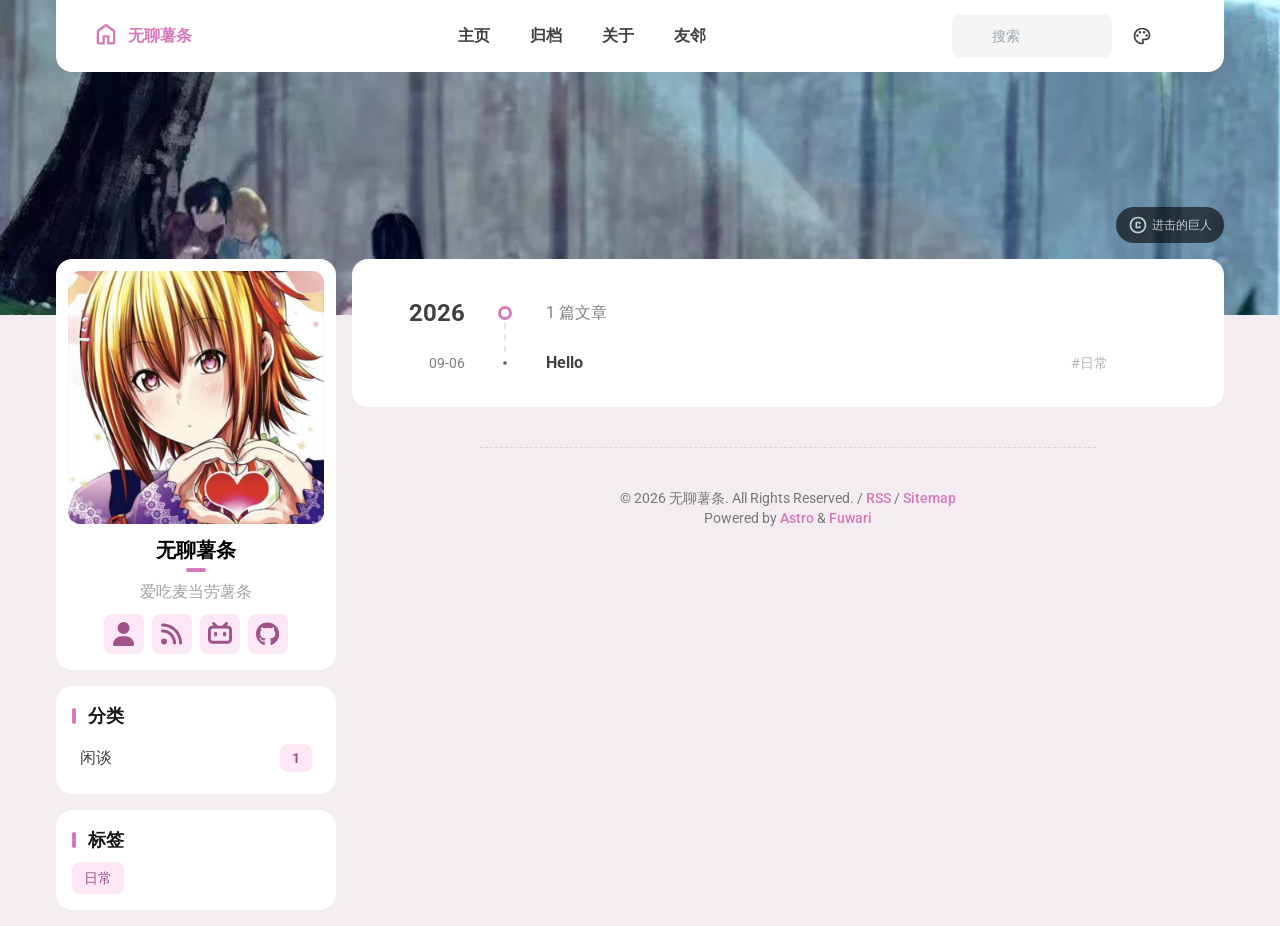
<file: archive/index.html>
<!DOCTYPE html><html lang="zh-CN" class="bg-[var(--page-bg)] transition text-[14px] md:text-[16px]" data-overlayscrollbars-initialize data-astro-cid-sckkx6r4 style="--bannerOffset: 15vh;--banner-height-home: 65vh;--banner-height: 35vh;--configHue: 340;--page-width: 75rem;"> <head><title>归档 - 无聊薯条</title><meta charset="UTF-8"><meta name="description" content="归档 - 无聊薯条"><meta name="author" content="无聊薯条"><meta property="og:site_name" content="无聊薯条"><meta property="og:url" content="https://boringchen-10.github.io/archive/"><meta property="og:title" content="归档 - 无聊薯条"><meta property="og:description" content="归档 - 无聊薯条"><meta property="og:type" content="website"><meta name="twitter:card" content="summary_large_image"><meta property="twitter:url" content="https://boringchen-10.github.io/archive/"><meta name="twitter:title" content="归档 - 无聊薯条"><meta name="twitter:description" content="归档 - 无聊薯条"><meta name="viewport" content="width=device-width"><meta name="generator" content="Astro v5.13.10"><link rel="icon" href="/favicon/favicon-light-32.png" sizes="32x32" media="(prefers-color-scheme: light)"><link rel="icon" href="/favicon/favicon-light-128.png" sizes="128x128" media="(prefers-color-scheme: light)"><link rel="icon" href="/favicon/favicon-light-180.png" sizes="180x180" media="(prefers-color-scheme: light)"><link rel="icon" href="/favicon/favicon-light-192.png" sizes="192x192" media="(prefers-color-scheme: light)"><link rel="icon" href="/favicon/favicon-dark-32.png" sizes="32x32" media="(prefers-color-scheme: dark)"><link rel="icon" href="/favicon/favicon-dark-128.png" sizes="128x128" media="(prefers-color-scheme: dark)"><link rel="icon" href="/favicon/favicon-dark-180.png" sizes="180x180" media="(prefers-color-scheme: dark)"><link rel="icon" href="/favicon/favicon-dark-192.png" sizes="192x192" media="(prefers-color-scheme: dark)"><!-- Set the theme before the page is rendered to avoid a flash --><script>(function(){const DEFAULT_THEME = "auto";
const LIGHT_MODE = "light";
const DARK_MODE = "dark";
const AUTO_MODE = "auto";
const BANNER_HEIGHT_EXTEND = 30;
const PAGE_WIDTH = 75;
const configHue = 340;

			// Load the theme from local storage
			const theme = localStorage.getItem('theme') || DEFAULT_THEME;
			switch (theme) {
				case LIGHT_MODE:
					document.documentElement.classList.remove('dark');
					break
				case DARK_MODE:
					document.documentElement.classList.add('dark');
					break
				case AUTO_MODE:
					if (window.matchMedia('(prefers-color-scheme: dark)').matches) {
						document.documentElement.classList.add('dark');
					} else {
						document.documentElement.classList.remove('dark');
					}
			}

			// Load the hue from local storage
			const hue = localStorage.getItem('hue') || configHue;
			document.documentElement.style.setProperty('--hue', hue);

			// calculate the --banner-height-extend, which needs to be a multiple of 4 to avoid blurry text
			let offset = Math.floor(window.innerHeight * (BANNER_HEIGHT_EXTEND / 100));
			offset = offset - offset % 4;
			document.documentElement.style.setProperty('--banner-height-extend', `${offset}px`);
		})();</script><!-- defines global css variables. This will be applied to <html> <body> and some other elements idk why --><link rel="alternate" type="application/rss+xml" title="无聊薯条" href="https://boringchen-10.github.io/rss.xml"><link rel="stylesheet" href="/_astro/Layout.DSulWsr7.css">
<link rel="stylesheet" href="/_astro/Layout.y4KPJ9hc.css">
<link rel="stylesheet" href="/_astro/_page_.DF8texID.css">
<style>input.svelte-1wah7ro:focus{outline:0}.search-panel.svelte-1wah7ro{max-height:calc(100vh - 100px);overflow-y:auto}
#display-setting.svelte-d7tq3k input[type=range]:where(.svelte-d7tq3k){-webkit-appearance:none;height:1.5rem;background-image:var(--color-selection-bar);transition:background-image .15s ease-in-out}#display-setting.svelte-d7tq3k input[type=range]:where(.svelte-d7tq3k)::-webkit-slider-thumb{-webkit-appearance:none;height:1rem;width:.5rem;border-radius:.125rem;background:#ffffffb3;box-shadow:none}#display-setting.svelte-d7tq3k input[type=range]:where(.svelte-d7tq3k)::-webkit-slider-thumb:hover{background:#fffc}#display-setting.svelte-d7tq3k input[type=range]:where(.svelte-d7tq3k)::-webkit-slider-thumb:active{background:#fff9}#display-setting.svelte-d7tq3k input[type=range]:where(.svelte-d7tq3k)::-moz-range-thumb{-webkit-appearance:none;height:1rem;width:.5rem;border-radius:.125rem;border-width:0;background:#ffffffb3;box-shadow:none}#display-setting.svelte-d7tq3k input[type=range]:where(.svelte-d7tq3k)::-moz-range-thumb:hover{background:#fffc}#display-setting.svelte-d7tq3k input[type=range]:where(.svelte-d7tq3k)::-moz-range-thumb:active{background:#fff9}#display-setting.svelte-d7tq3k input[type=range]:where(.svelte-d7tq3k)::-ms-thumb{-webkit-appearance:none;height:1rem;width:.5rem;border-radius:.125rem;background:#ffffffb3;box-shadow:none}#display-setting.svelte-d7tq3k input[type=range]:where(.svelte-d7tq3k)::-ms-thumb:hover{background:#fffc}#display-setting.svelte-d7tq3k input[type=range]:where(.svelte-d7tq3k)::-ms-thumb:active{background:#fff9}
</style><script type="module" src="/_astro/page.Z8IJTFqj.js"></script></head> <body class=" min-h-screen transition  enable-banner" data-overlayscrollbars-initialize data-astro-cid-sckkx6r4 style="--bannerOffset: 15vh;--banner-height-home: 65vh;--banner-height: 35vh;--configHue: 340;--page-width: 75rem;"> <div id="config-carrier" data-hue="340"></div>     <div id="top-row" class="z-50 pointer-events-none relative transition-all duration-700 max-w-[var(--page-width)] px-0 md:px-4 mx-auto"> <div id="navbar-wrapper" class="pointer-events-auto sticky top-0 transition-all"> <div id="navbar" class="z-50 onload-animation"> <div class="absolute h-8 left-0 right-0 -top-8 bg-[var(--card-bg)] transition"></div> <!-- used for onload animation --> <div class="card-base !overflow-visible max-w-[var(--page-width)] h-[4.5rem] !rounded-t-none mx-auto flex items-center justify-between px-4"> <a href="/" class="btn-plain scale-animation rounded-lg h-[3.25rem] px-5 font-bold active:scale-95"> <div class="flex flex-row text-[var(--primary)] items-center text-md"> <svg width="1em" height="1em" class="text-[1.75rem] mb-1 mr-2" data-icon="material-symbols:home-outline-rounded">   <symbol id="ai:material-symbols:home-outline-rounded" viewBox="0 0 24 24"><path fill="currentColor" d="M6 19h3v-5q0-.425.288-.712T10 13h4q.425 0 .713.288T15 14v5h3v-9l-6-4.5L6 10zm-2 0v-9q0-.475.213-.9t.587-.7l6-4.5q.525-.4 1.2-.4t1.2.4l6 4.5q.375.275.588.7T20 10v9q0 .825-.588 1.413T18 21h-4q-.425 0-.712-.288T13 20v-5h-2v5q0 .425-.288.713T10 21H6q-.825 0-1.412-.587T4 19m8-6.75"/></symbol><use href="#ai:material-symbols:home-outline-rounded"></use>  </svg> 无聊薯条 </div> </a> <div class="hidden md:flex"> <a aria-label="主页" href="/" class="btn-plain scale-animation rounded-lg h-11 font-bold px-5 active:scale-95"> <div class="flex items-center"> 主页  </div> </a><a aria-label="归档" href="/archive/" class="btn-plain scale-animation rounded-lg h-11 font-bold px-5 active:scale-95"> <div class="flex items-center"> 归档  </div> </a><a aria-label="关于" href="/about/" class="btn-plain scale-animation rounded-lg h-11 font-bold px-5 active:scale-95"> <div class="flex items-center"> 关于  </div> </a><a aria-label="友邻" href="/friends/" class="btn-plain scale-animation rounded-lg h-11 font-bold px-5 active:scale-95"> <div class="flex items-center"> 友邻  </div> </a> </div> <div class="flex"> <!--<SearchPanel client:load>--> <style>astro-island,astro-slot,astro-static-slot{display:contents}</style><script>(()=>{var e=async t=>{await(await t())()};(self.Astro||(self.Astro={})).only=e;window.dispatchEvent(new Event("astro:only"));})();</script><script>(()=>{var A=Object.defineProperty;var g=(i,o,a)=>o in i?A(i,o,{enumerable:!0,configurable:!0,writable:!0,value:a}):i[o]=a;var d=(i,o,a)=>g(i,typeof o!="symbol"?o+"":o,a);{let i={0:t=>m(t),1:t=>a(t),2:t=>new RegExp(t),3:t=>new Date(t),4:t=>new Map(a(t)),5:t=>new Set(a(t)),6:t=>BigInt(t),7:t=>new URL(t),8:t=>new Uint8Array(t),9:t=>new Uint16Array(t),10:t=>new Uint32Array(t),11:t=>1/0*t},o=t=>{let[l,e]=t;return l in i?i[l](e):void 0},a=t=>t.map(o),m=t=>typeof t!="object"||t===null?t:Object.fromEntries(Object.entries(t).map(([l,e])=>[l,o(e)]));class y extends HTMLElement{constructor(){super(...arguments);d(this,"Component");d(this,"hydrator");d(this,"hydrate",async()=>{var b;if(!this.hydrator||!this.isConnected)return;let e=(b=this.parentElement)==null?void 0:b.closest("astro-island[ssr]");if(e){e.addEventListener("astro:hydrate",this.hydrate,{once:!0});return}let c=this.querySelectorAll("astro-slot"),n={},h=this.querySelectorAll("template[data-astro-template]");for(let r of h){let s=r.closest(this.tagName);s!=null&&s.isSameNode(this)&&(n[r.getAttribute("data-astro-template")||"default"]=r.innerHTML,r.remove())}for(let r of c){let s=r.closest(this.tagName);s!=null&&s.isSameNode(this)&&(n[r.getAttribute("name")||"default"]=r.innerHTML)}let p;try{p=this.hasAttribute("props")?m(JSON.parse(this.getAttribute("props"))):{}}catch(r){let s=this.getAttribute("component-url")||"<unknown>",v=this.getAttribute("component-export");throw v&&(s+=` (export ${v})`),console.error(`[hydrate] Error parsing props for component ${s}`,this.getAttribute("props"),r),r}let u;await this.hydrator(this)(this.Component,p,n,{client:this.getAttribute("client")}),this.removeAttribute("ssr"),this.dispatchEvent(new CustomEvent("astro:hydrate"))});d(this,"unmount",()=>{this.isConnected||this.dispatchEvent(new CustomEvent("astro:unmount"))})}disconnectedCallback(){document.removeEventListener("astro:after-swap",this.unmount),document.addEventListener("astro:after-swap",this.unmount,{once:!0})}connectedCallback(){if(!this.hasAttribute("await-children")||document.readyState==="interactive"||document.readyState==="complete")this.childrenConnectedCallback();else{let e=()=>{document.removeEventListener("DOMContentLoaded",e),c.disconnect(),this.childrenConnectedCallback()},c=new MutationObserver(()=>{var n;((n=this.lastChild)==null?void 0:n.nodeType)===Node.COMMENT_NODE&&this.lastChild.nodeValue==="astro:end"&&(this.lastChild.remove(),e())});c.observe(this,{childList:!0}),document.addEventListener("DOMContentLoaded",e)}}async childrenConnectedCallback(){let e=this.getAttribute("before-hydration-url");e&&await import(e),this.start()}async start(){let e=JSON.parse(this.getAttribute("opts")),c=this.getAttribute("client");if(Astro[c]===void 0){window.addEventListener(`astro:${c}`,()=>this.start(),{once:!0});return}try{await Astro[c](async()=>{let n=this.getAttribute("renderer-url"),[h,{default:p}]=await Promise.all([import(this.getAttribute("component-url")),n?import(n):()=>()=>{}]),u=this.getAttribute("component-export")||"default";if(!u.includes("."))this.Component=h[u];else{this.Component=h;for(let f of u.split("."))this.Component=this.Component[f]}return this.hydrator=p,this.hydrate},e,this)}catch(n){console.error(`[astro-island] Error hydrating ${this.getAttribute("component-url")}`,n)}}attributeChangedCallback(){this.hydrate()}}d(y,"observedAttributes",["props"]),customElements.get("astro-island")||customElements.define("astro-island",y)}})();</script><astro-island uid="1YpBDl" component-url="/_astro/Search.DsDdX_75.js" component-export="default" renderer-url="/_astro/client.svelte.DtgWYCWT.js" props="{}" ssr client="only" opts="{&quot;name&quot;:&quot;Search&quot;,&quot;value&quot;:&quot;svelte&quot;}"></astro-island> <button aria-label="Display Settings" class="btn-plain scale-animation rounded-lg h-11 w-11 active:scale-90" id="display-settings-switch"> <svg width="1em" height="1em" class="text-[1.25rem]" data-icon="material-symbols:palette-outline">   <symbol id="ai:material-symbols:palette-outline" viewBox="0 0 24 24"><path fill="currentColor" d="M12 22q-2.05 0-3.875-.788t-3.187-2.15t-2.15-3.187T2 12q0-2.075.813-3.9t2.2-3.175T8.25 2.788T12.2 2q2 0 3.775.688t3.113 1.9t2.125 2.875T22 11.05q0 2.875-1.75 4.413T16 17h-1.85q-.225 0-.312.125t-.088.275q0 .3.375.863t.375 1.287q0 1.25-.687 1.85T12 22m-5.5-9q.65 0 1.075-.425T8 11.5t-.425-1.075T6.5 10t-1.075.425T5 11.5t.425 1.075T6.5 13m3-4q.65 0 1.075-.425T11 7.5t-.425-1.075T9.5 6t-1.075.425T8 7.5t.425 1.075T9.5 9m5 0q.65 0 1.075-.425T16 7.5t-.425-1.075T14.5 6t-1.075.425T13 7.5t.425 1.075T14.5 9m3 4q.65 0 1.075-.425T19 11.5t-.425-1.075T17.5 10t-1.075.425T16 11.5t.425 1.075T17.5 13M12 20q.225 0 .363-.125t.137-.325q0-.35-.375-.825T11.75 17.3q0-1.05.725-1.675T14.25 15H16q1.65 0 2.825-.962T20 11.05q0-3.025-2.312-5.038T12.2 4Q8.8 4 6.4 6.325T4 12q0 3.325 2.338 5.663T12 20"/></symbol><use href="#ai:material-symbols:palette-outline"></use>  </svg> </button> <astro-island uid="Z1mdbak" component-url="/_astro/LightDarkSwitch.BwgWSjSu.js" component-export="default" renderer-url="/_astro/client.svelte.DtgWYCWT.js" props="{}" ssr client="only" opts="{&quot;name&quot;:&quot;LightDarkSwitch&quot;,&quot;value&quot;:&quot;svelte&quot;}"></astro-island> <button aria-label="Menu" name="Nav Menu" class="btn-plain scale-animation rounded-lg w-11 h-11 active:scale-90 md:!hidden" id="nav-menu-switch"> <svg width="1em" height="1em" class="text-[1.25rem]" data-icon="material-symbols:menu-rounded">   <symbol id="ai:material-symbols:menu-rounded" viewBox="0 0 24 24"><path fill="currentColor" d="M4 18q-.425 0-.712-.288T3 17t.288-.712T4 16h16q.425 0 .713.288T21 17t-.288.713T20 18zm0-5q-.425 0-.712-.288T3 12t.288-.712T4 11h16q.425 0 .713.288T21 12t-.288.713T20 13zm0-5q-.425 0-.712-.288T3 7t.288-.712T4 6h16q.425 0 .713.288T21 7t-.288.713T20 8z"/></symbol><use href="#ai:material-symbols:menu-rounded"></use>  </svg> </button> </div> <div id="nav-menu-panel" class="float-panel float-panel-closed absolute transition-all fixed right-4 px-2 py-2"> <a href="/" class="group flex justify-between items-center py-2 pl-3 pr-1 rounded-lg gap-8
            hover:bg-[var(--btn-plain-bg-hover)] active:bg-[var(--btn-plain-bg-active)] transition
        "> <div class="transition text-black/75 dark:text-white/75 font-bold group-hover:text-[var(--primary)] group-active:text-[var(--primary)]"> 主页 </div> <svg width="1em" height="1em" class="transition text-[1.25rem] text-[var(--primary)]" data-icon="material-symbols:chevron-right-rounded">   <symbol id="ai:material-symbols:chevron-right-rounded" viewBox="0 0 24 24"><path fill="currentColor" d="M12.6 12L8.7 8.1q-.275-.275-.275-.7t.275-.7t.7-.275t.7.275l4.6 4.6q.15.15.213.325t.062.375t-.062.375t-.213.325l-4.6 4.6q-.275.275-.7.275t-.7-.275t-.275-.7t.275-.7z"/></symbol><use href="#ai:material-symbols:chevron-right-rounded"></use>  </svg>  </a><a href="/archive/" class="group flex justify-between items-center py-2 pl-3 pr-1 rounded-lg gap-8
            hover:bg-[var(--btn-plain-bg-hover)] active:bg-[var(--btn-plain-bg-active)] transition
        "> <div class="transition text-black/75 dark:text-white/75 font-bold group-hover:text-[var(--primary)] group-active:text-[var(--primary)]"> 归档 </div> <svg width="1em" height="1em" viewBox="0 0 24 24" class="transition text-[1.25rem] text-[var(--primary)]" data-icon="material-symbols:chevron-right-rounded">   <use href="#ai:material-symbols:chevron-right-rounded"></use>  </svg>  </a><a href="/about/" class="group flex justify-between items-center py-2 pl-3 pr-1 rounded-lg gap-8
            hover:bg-[var(--btn-plain-bg-hover)] active:bg-[var(--btn-plain-bg-active)] transition
        "> <div class="transition text-black/75 dark:text-white/75 font-bold group-hover:text-[var(--primary)] group-active:text-[var(--primary)]"> 关于 </div> <svg width="1em" height="1em" viewBox="0 0 24 24" class="transition text-[1.25rem] text-[var(--primary)]" data-icon="material-symbols:chevron-right-rounded">   <use href="#ai:material-symbols:chevron-right-rounded"></use>  </svg>  </a><a href="/friends/" class="group flex justify-between items-center py-2 pl-3 pr-1 rounded-lg gap-8
            hover:bg-[var(--btn-plain-bg-hover)] active:bg-[var(--btn-plain-bg-active)] transition
        "> <div class="transition text-black/75 dark:text-white/75 font-bold group-hover:text-[var(--primary)] group-active:text-[var(--primary)]"> 友邻 </div> <svg width="1em" height="1em" viewBox="0 0 24 24" class="transition text-[1.25rem] text-[var(--primary)]" data-icon="material-symbols:chevron-right-rounded">   <use href="#ai:material-symbols:chevron-right-rounded"></use>  </svg>  </a> </div> <astro-island uid="rd1gw" component-url="/_astro/DisplaySettings.BLJ7oceC.js" component-export="default" renderer-url="/_astro/client.svelte.DtgWYCWT.js" props="{}" ssr client="only" opts="{&quot;name&quot;:&quot;DisplaySettings&quot;,&quot;value&quot;:&quot;svelte&quot;}"></astro-island> </div> </div> <script type="module">function c(){localStorage.theme==="dark"?(document.documentElement.classList.remove("dark"),localStorage.theme="light"):(document.documentElement.classList.add("dark"),localStorage.theme="dark")}function o(){let t=document.getElementById("scheme-switch");t&&(t.onclick=function(){c()});let n=document.getElementById("display-settings-switch");n&&(n.onclick=function(){let e=document.getElementById("display-setting");e&&e.classList.toggle("float-panel-closed")});let l=document.getElementById("nav-menu-switch");l&&(l.onclick=function(){let e=document.getElementById("nav-menu-panel");e&&e.classList.toggle("float-panel-closed")})}o();</script> <script>(function(){const scriptUrl = "/pagefind/pagefind.js";

async function loadPagefind() {
    try {
        const response = await fetch(scriptUrl, { method: 'HEAD' });
        if (!response.ok) {
            throw new Error(`Pagefind script not found: ${response.status}`);
        }

        const pagefind = await import(scriptUrl);

        await pagefind.options({
            excerptLength: 20
        });

        window.pagefind = pagefind;

        document.dispatchEvent(new CustomEvent('pagefindready'));
        console.log('Pagefind loaded and initialized successfully, event dispatched.');
    } catch (error) {
        console.error('Failed to load Pagefind:', error);
        window.pagefind = {
            search: () => Promise.resolve({ results: [] }),
            options: () => Promise.resolve(),
        };
        document.dispatchEvent(new CustomEvent('pagefindloaderror'));
        console.log('Pagefind load error, event dispatched.');
    }
}

if (document.readyState === 'loading') {
    document.addEventListener('DOMContentLoaded', loadPagefind);
} else {
    loadPagefind();
}
})();</script> </div> </div>  <div id="banner-wrapper" class="absolute z-10 w-full transition duration-700 overflow-hidden" style="top: -30vh"> <div id="banner" class="object-cover h-full transition duration-700 opacity-0 scale-105 overflow-hidden relative"> <div class="transition absolute inset-0 dark:bg-black/10 bg-opacity-50 pointer-events-none"></div>  <img src="/uploads/1788684751264-db64607d.webp" alt="Banner image of the blog" class="w-full h-full object-cover" style="object-position: center"> </div> </div> <div class="absolute w-full z-30 pointer-events-none" style="top: calc(35vh - 3.5rem)"> <!-- The pointer-events-none here prevent blocking the click event of the TOC --> <div class="relative max-w-[var(--page-width)] mx-auto pointer-events-auto"> <div id="main-grid" class="transition duration-700 w-full left-0 right-0 grid grid-cols-[17.5rem_auto] grid-rows-[auto_1fr_auto] lg:grid-rows-[auto]
    mx-auto gap-4 px-0 md:px-4"> <!-- Banner image credit --> <a href="https://unsplash.com/" id="banner-credit" target="_blank" rel="noopener" aria-label="Visit image source" class="group onload-animation transition-all absolute flex justify-center items-center rounded-full px-3 right-4 -top-[3.25rem] bg-black/60 hover:bg-black/70 h-9 hover:pr-9 active:bg-black/80"> <svg width="1em" height="1em" class="text-white/75 text-[1.25rem] mr-1" data-icon="material-symbols:copyright-outline-rounded">   <symbol id="ai:material-symbols:copyright-outline-rounded" viewBox="0 0 24 24"><path fill="currentColor" d="M12 22q-2.075 0-3.9-.788t-3.175-2.137T2.788 15.9T2 12t.788-3.9t2.137-3.175T8.1 2.788T12 2t3.9.788t3.175 2.137T21.213 8.1T22 12t-.788 3.9t-2.137 3.175t-3.175 2.138T12 22m0-2q3.35 0 5.675-2.325T20 12t-2.325-5.675T12 4T6.325 6.325T4 12t2.325 5.675T12 20m-2-4h4q.425 0 .713-.288T15 15v-1q0-.425-.288-.712T14 13t-.712.288T13 14h-2v-4h2q0 .425.288.713T14 11t.713-.288T15 10V9q0-.425-.288-.712T14 8h-4q-.425 0-.712.288T9 9v6q0 .425.288.713T10 16"/></symbol><use href="#ai:material-symbols:copyright-outline-rounded"></use>  </svg> <div class="text-white/75 text-xs">进击的巨人</div> <svg width="1em" height="1em" class="transition absolute text-[oklch(0.75_0.14_var(--hue))] right-4 text-[0.75rem] opacity-0 group-hover:opacity-100" data-icon="fa6-solid:arrow-up-right-from-square">   <symbol id="ai:fa6-solid:arrow-up-right-from-square" viewBox="0 0 512 512"><path fill="currentColor" d="M320 0c-17.7 0-32 14.3-32 32s14.3 32 32 32h82.7L201.4 265.4c-12.5 12.5-12.5 32.8 0 45.3s32.8 12.5 45.3 0L448 109.3V192c0 17.7 14.3 32 32 32s32-14.3 32-32V32c0-17.7-14.3-32-32-32zM80 32C35.8 32 0 67.8 0 112v320c0 44.2 35.8 80 80 80h320c44.2 0 80-35.8 80-80V320c0-17.7-14.3-32-32-32s-32 14.3-32 32v112c0 8.8-7.2 16-16 16H80c-8.8 0-16-7.2-16-16V112c0-8.8 7.2-16 16-16h112c17.7 0 32-14.3 32-32s-14.3-32-32-32z"/></symbol><use href="#ai:fa6-solid:arrow-up-right-from-square"></use>  </svg> </a> <div id="sidebar" class="mb-4 row-start-2 row-end-3 col-span-2 lg:row-start-1 lg:row-end-2 lg:col-span-1 lg:max-w-[17.5rem] onload-animation w-full"> <div class="flex flex-col w-full gap-4 mb-4"> <div class="card-base p-3"> <a aria-label="Go to About Page" href="/about/" class="group block relative mx-auto mt-1 lg:mx-0 lg:mt-0 mb-3
       max-w-[12rem] lg:max-w-none overflow-hidden rounded-xl active:scale-95"> <div class="absolute transition pointer-events-none group-hover:bg-black/30 group-active:bg-black/50
        w-full h-full z-50 flex items-center justify-center"> <svg width="1.13em" height="1em" class="transition opacity-0 scale-90 group-hover:scale-100 group-hover:opacity-100 text-white text-5xl" data-icon="fa6-regular:address-card">   <symbol id="ai:fa6-regular:address-card" viewBox="0 0 576 512"><path fill="currentColor" d="M512 80c8.8 0 16 7.2 16 16v320c0 8.8-7.2 16-16 16H64c-8.8 0-16-7.2-16-16V96c0-8.8 7.2-16 16-16zM64 32C28.7 32 0 60.7 0 96v320c0 35.3 28.7 64 64 64h448c35.3 0 64-28.7 64-64V96c0-35.3-28.7-64-64-64zm144 224a64 64 0 1 0 0-128a64 64 0 1 0 0 128m-32 32c-44.2 0-80 35.8-80 80c0 8.8 7.2 16 16 16h192c8.8 0 16-7.2 16-16c0-44.2-35.8-80-80-80zm200-144c-13.3 0-24 10.7-24 24s10.7 24 24 24h80c13.3 0 24-10.7 24-24s-10.7-24-24-24zm0 96c-13.3 0-24 10.7-24 24s10.7 24 24 24h80c13.3 0 24-10.7 24-24s-10.7-24-24-24z"/></symbol><use href="#ai:fa6-regular:address-card"></use>  </svg> </div> <div class="mx-auto lg:w-full h-full lg:mt-0  overflow-hidden relative"> <div class="transition absolute inset-0 dark:bg-black/10 bg-opacity-50 pointer-events-none"></div>  <img src="/uploads/1788684614090-f6f61b46.webp" alt="Profile Image of the Author" class="w-full h-full object-cover" style="object-position: center"> </div> </a> <div class="px-2"> <div class="font-bold text-xl text-center mb-1 dark:text-neutral-50 transition">无聊薯条</div> <div class="h-1 w-5 bg-[var(--primary)] mx-auto rounded-full mb-2 transition"></div> <div class="text-center text-neutral-400 mb-2.5 transition">爱吃麦当劳薯条</div> <div class="flex flex-wrap gap-2 justify-center mb-1"> <a rel="me" aria-label="关于我" href="/about/" target="_blank" class="btn-regular rounded-lg h-10 w-10 active:scale-90"> <svg width="0.88em" height="1em" class="text-[1.5rem]" data-icon="fa6-solid:user">   <symbol id="ai:fa6-solid:user" viewBox="0 0 448 512"><path fill="currentColor" d="M224 256a128 128 0 1 0 0-256a128 128 0 1 0 0 256m-45.7 48C79.8 304 0 383.8 0 482.3C0 498.7 13.3 512 29.7 512h388.6c16.4 0 29.7-13.3 29.7-29.7c0-98.5-79.8-178.3-178.3-178.3z"/></symbol><use href="#ai:fa6-solid:user"></use>  </svg> </a><a rel="me" aria-label="RSS 订阅" href="/rss.xml" target="_blank" class="btn-regular rounded-lg h-10 w-10 active:scale-90"> <svg width="0.88em" height="1em" class="text-[1.5rem]" data-icon="fa6-solid:rss">   <symbol id="ai:fa6-solid:rss" viewBox="0 0 448 512"><path fill="currentColor" d="M0 64c0-17.7 14.3-32 32-32c229.8 0 416 186.2 416 416c0 17.7-14.3 32-32 32s-32-14.3-32-32C384 253.6 226.4 96 32 96C14.3 96 0 81.7 0 64m0 352a64 64 0 1 1 128 0a64 64 0 1 1-128 0m32-256c159.1 0 288 128.9 288 288c0 17.7-14.3 32-32 32s-32-14.3-32-32c0-123.7-100.3-224-224-224c-17.7 0-32-14.3-32-32s14.3-32 32-32"/></symbol><use href="#ai:fa6-solid:rss"></use>  </svg> </a><a rel="me" aria-label="友邻" href="/friends/" target="_blank" class="btn-regular rounded-lg h-10 w-10 active:scale-90"> <svg width="1em" height="1em" class="text-[1.5rem]" data-icon="fa6-brands:bilibili">   <symbol id="ai:fa6-brands:bilibili" viewBox="0 0 512 512"><path fill="currentColor" d="M488.6 104.1c16.7 18.1 24.4 39.7 23.3 65.7v202.4c-.4 26.4-9.2 48.1-26.5 65.1c-17.2 17-39.1 25.9-65.5 26.7H92.02c-26.45-.8-48.21-9.8-65.28-27.2C9.682 419.4.767 396.5 0 368.2V169.8c.767-26 9.682-47.6 26.74-65.7C43.81 87.75 65.57 78.77 92.02 78h29.38L96.05 52.19c-5.75-5.73-8.63-13-8.63-21.79c0-8.8 2.88-16.06 8.63-21.797C101.8 2.868 109.1 0 117.9 0q13.2 0 21.9 8.603L213.1 78h88l74.5-69.397C381.7 2.868 389.2 0 398 0q13.2 0 21.9 8.603c5.7 5.737 8.6 12.997 8.6 21.797c0 8.79-2.9 16.06-8.6 21.79L394.6 78h29.3c26.4.77 48 9.75 64.7 26.1m-38.8 69.7c-.4-9.6-3.7-17.4-10.7-23.5c-5.2-6.1-14-9.4-22.7-9.8H96.05c-9.59.4-17.45 3.7-23.58 9.8c-6.14 6.1-9.4 13.9-9.78 23.5v194.4c0 9.2 3.26 17 9.78 23.5s14.38 9.8 23.58 9.8H416.4c9.2 0 17-3.3 23.3-9.8s9.7-14.3 10.1-23.5zm-264.3 42.7c6.3 6.3 9.7 14.1 10.1 23.2V273c-.4 9.2-3.7 16.9-9.8 23.2c-6.2 6.3-14 9.5-23.6 9.5s-17.5-3.2-23.6-9.5s-9.4-14-9.8-23.2v-33.3c.4-9.1 3.8-16.9 10.1-23.2s13.2-9.6 23.3-10c9.2.4 17 3.7 23.3 10m191.5 0c6.3 6.3 9.7 14.1 10.1 23.2V273c-.4 9.2-3.7 16.9-9.8 23.2s-14 9.5-23.6 9.5s-17.4-3.2-23.6-9.5c-7-6.3-9.4-14-9.7-23.2v-33.3c.3-9.1 3.7-16.9 10-23.2s14.1-9.6 23.3-10c9.2.4 17 3.7 23.3 10"/></symbol><use href="#ai:fa6-brands:bilibili"></use>  </svg> </a><a rel="me" aria-label="新链接" href="/" target="_blank" class="btn-regular rounded-lg h-10 w-10 active:scale-90"> <svg width="0.97em" height="1em" class="text-[1.5rem]" data-icon="fa6-brands:github">   <symbol id="ai:fa6-brands:github" viewBox="0 0 496 512"><path fill="currentColor" d="M165.9 397.4c0 2-2.3 3.6-5.2 3.6c-3.3.3-5.6-1.3-5.6-3.6c0-2 2.3-3.6 5.2-3.6c3-.3 5.6 1.3 5.6 3.6m-31.1-4.5c-.7 2 1.3 4.3 4.3 4.9c2.6 1 5.6 0 6.2-2s-1.3-4.3-4.3-5.2c-2.6-.7-5.5.3-6.2 2.3m44.2-1.7c-2.9.7-4.9 2.6-4.6 4.9c.3 2 2.9 3.3 5.9 2.6c2.9-.7 4.9-2.6 4.6-4.6c-.3-1.9-3-3.2-5.9-2.9M244.8 8C106.1 8 0 113.3 0 252c0 110.9 69.8 205.8 169.5 239.2c12.8 2.3 17.3-5.6 17.3-12.1c0-6.2-.3-40.4-.3-61.4c0 0-70 15-84.7-29.8c0 0-11.4-29.1-27.8-36.6c0 0-22.9-15.7 1.6-15.4c0 0 24.9 2 38.6 25.8c21.9 38.6 58.6 27.5 72.9 20.9c2.3-16 8.8-27.1 16-33.7c-55.9-6.2-112.3-14.3-112.3-110.5c0-27.5 7.6-41.3 23.6-58.9c-2.6-6.5-11.1-33.3 2.6-67.9c20.9-6.5 69 27 69 27c20-5.6 41.5-8.5 62.8-8.5s42.8 2.9 62.8 8.5c0 0 48.1-33.6 69-27c13.7 34.7 5.2 61.4 2.6 67.9c16 17.7 25.8 31.5 25.8 58.9c0 96.5-58.9 104.2-114.8 110.5c9.2 7.9 17 22.9 17 46.4c0 33.7-.3 75.4-.3 83.6c0 6.5 4.6 14.4 17.3 12.1C428.2 457.8 496 362.9 496 252C496 113.3 383.5 8 244.8 8M97.2 352.9c-1.3 1-1 3.3.7 5.2c1.6 1.6 3.9 2.3 5.2 1c1.3-1 1-3.3-.7-5.2c-1.6-1.6-3.9-2.3-5.2-1m-10.8-8.1c-.7 1.3.3 2.9 2.3 3.9c1.6 1 3.6.7 4.3-.7c.7-1.3-.3-2.9-2.3-3.9c-2-.6-3.6-.3-4.3.7m32.4 35.6c-1.6 1.3-1 4.3 1.3 6.2c2.3 2.3 5.2 2.6 6.5 1c1.3-1.3.7-4.3-1.3-6.2c-2.2-2.3-5.2-2.6-6.5-1m-11.4-14.7c-1.6 1-1.6 3.6 0 5.9s4.3 3.3 5.6 2.3c1.6-1.3 1.6-3.9 0-6.2c-1.4-2.3-4-3.3-5.6-2"/></symbol><use href="#ai:fa6-brands:github"></use>  </svg> </a>  </div> </div> </div> </div> <div id="sidebar-sticky" class="transition-all duration-700 flex flex-col w-full gap-4 top-4 sticky top-4"> <widget-layout data-id="categories" data-is-collapsed="false" class="pb-4 card-base onload-animation" style="animation-delay: 150ms; --collapsedHeight: 7.5rem;" data-astro-cid-ucso7hve="true"> <div class="font-bold transition text-lg text-neutral-900 dark:text-neutral-100 relative ml-8 mt-4 mb-2
        before:w-1 before:h-4 before:rounded-md before:bg-[var(--primary)]
        before:absolute before:left-[-16px] before:top-[5.5px]" data-astro-cid-ucso7hve style="--collapsedHeight: 7.5rem;">分类</div> <div id="categories" class="collapse-wrapper px-4 overflow-hidden" data-astro-cid-ucso7hve style="--collapsedHeight: 7.5rem;"> <a href="/archive/?category=%E9%97%B2%E8%B0%88" aria-label="View all posts in the 闲谈 category"> <button class="
            w-full
            h-10
            rounded-lg
            bg-none
            hover:bg-[var(--btn-plain-bg-hover)]
            active:bg-[var(--btn-plain-bg-active)]
            transition-all
            pl-2
            hover:pl-3
            
            text-neutral-700
            hover:text-[var(--primary)]
            dark:text-neutral-300
            dark:hover:text-[var(--primary)]
        "> <div class="flex items-center justify-between relative mr-2"> <div class="overflow-hidden text-left whitespace-nowrap overflow-ellipsis  "> 闲谈 </div> <div class="transition px-2 h-7 ml-4 min-w-[2rem] rounded-lg text-sm font-bold
                    text-[var(--btn-content)] dark:text-[var(--deep-text)]
                    bg-[var(--btn-regular-bg)] dark:bg-[var(--primary)]
                    flex items-center justify-center"> 1 </div> </div> </button> </a> </div>  </widget-layout>  <script type="module">class d extends HTMLElement{constructor(){if(super(),this.dataset.isCollapsed!=="true")return;const e=this.dataset.id,t=this.querySelector(".expand-btn"),s=this.querySelector(`#${e}`);t.addEventListener("click",()=>{s.classList.remove("collapsed"),t.classList.add("hidden")})}}customElements.get("widget-layout")||customElements.define("widget-layout",d);</script> <widget-layout data-id="tags" data-is-collapsed="false" class="pb-4 card-base onload-animation" style="animation-delay: 200ms; --collapsedHeight: 7.5rem;" data-astro-cid-ucso7hve="true"> <div class="font-bold transition text-lg text-neutral-900 dark:text-neutral-100 relative ml-8 mt-4 mb-2
        before:w-1 before:h-4 before:rounded-md before:bg-[var(--primary)]
        before:absolute before:left-[-16px] before:top-[5.5px]" data-astro-cid-ucso7hve style="--collapsedHeight: 7.5rem;">标签</div> <div id="tags" class="collapse-wrapper px-4 overflow-hidden" data-astro-cid-ucso7hve style="--collapsedHeight: 7.5rem;">  <div class="flex gap-2 flex-wrap"> <a href="/archive/?tag=%E6%97%A5%E5%B8%B8" aria-label="View all posts with the 日常 tag" class="btn-regular h-8 text-sm px-3 rounded-lg">  日常 </a> </div>  </div>  </widget-layout>   </div> </div> <main id="swup-container" class="transition-swup-fade col-span-2 lg:col-span-1 overflow-hidden"> <div id="content-wrapper" class="onload-animation"> <!-- the overflow-hidden here prevent long text break the layout--> <!-- make id different from windows.swup global property -->  <astro-island uid="ZxaIAR" component-url="/_astro/ArchivePanel.P7rzSrbg.js" component-export="default" renderer-url="/_astro/client.svelte.DtgWYCWT.js" props="{&quot;sortedPosts&quot;:[1,[[0,{&quot;slug&quot;:[0,&quot;post-1788686143983&quot;],&quot;data&quot;:[0,{&quot;title&quot;:[0,&quot;Hello&quot;],&quot;published&quot;:[3,&quot;2026-09-06T00:00:00.000Z&quot;],&quot;draft&quot;:[0,false],&quot;description&quot;:[0,&quot;基本上完全由GPT构建 \n&quot;],&quot;image&quot;:[0,&quot;/uploads/1788686297768-8020aa0e.webp&quot;],&quot;tags&quot;:[1,[[0,&quot;日常&quot;]]],&quot;category&quot;:[0,&quot;闲谈&quot;],&quot;lang&quot;:[0,&quot;zh_CN&quot;],&quot;prevTitle&quot;:[0,&quot;&quot;],&quot;prevSlug&quot;:[0,&quot;&quot;],&quot;nextTitle&quot;:[0,&quot;&quot;],&quot;nextSlug&quot;:[0,&quot;&quot;]}]}]]]}" ssr client="only" opts="{&quot;name&quot;:&quot;ArchivePanel&quot;,&quot;value&quot;:&quot;svelte&quot;}"></astro-island>  <div class="footer col-span-2 onload-animation hidden lg:block"> <!--<div class="border-t border-[var(&#45;&#45;primary)] mx-16 border-dashed py-8 max-w-[var(&#45;&#45;page-width)] flex flex-col items-center justify-center px-6">--><div class="transition border-t border-black/10 dark:border-white/15 my-10 border-dashed mx-32"></div> <!--<div class="transition bg-[oklch(92%_0.01_var(&#45;&#45;hue))] dark:bg-black rounded-2xl py-8 mt-4 mb-8 flex flex-col items-center justify-center px-6">--> <div class="transition border-dashed border-[oklch(85%_0.01_var(--hue))] dark:border-white/15 rounded-2xl mb-12 flex flex-col items-center justify-center px-6"> <div class="transition text-50 text-sm text-center">
&copy; <span id="copyright-year">2026</span> 无聊薯条. All Rights Reserved. /
<a class="transition link text-[var(--primary)] font-medium" target="_blank" href="/rss.xml">RSS</a> /
<a class="transition link text-[var(--primary)] font-medium" target="_blank" href="/sitemap-index.xml">Sitemap</a><br>
Powered by
<a class="transition link text-[var(--primary)] font-medium" target="_blank" href="https://astro.build">Astro</a> &
<a class="transition link text-[var(--primary)] font-medium" target="_blank" href="https://github.com/saicaca/fuwari">Fuwari</a> </div> </div> </div> </div> </main> <div class="footer col-span-2 onload-animation block lg:hidden"> <!--<div class="border-t border-[var(&#45;&#45;primary)] mx-16 border-dashed py-8 max-w-[var(&#45;&#45;page-width)] flex flex-col items-center justify-center px-6">--><div class="transition border-t border-black/10 dark:border-white/15 my-10 border-dashed mx-32"></div> <!--<div class="transition bg-[oklch(92%_0.01_var(&#45;&#45;hue))] dark:bg-black rounded-2xl py-8 mt-4 mb-8 flex flex-col items-center justify-center px-6">--> <div class="transition border-dashed border-[oklch(85%_0.01_var(--hue))] dark:border-white/15 rounded-2xl mb-12 flex flex-col items-center justify-center px-6"> <div class="transition text-50 text-sm text-center">
&copy; <span id="copyright-year">2026</span> 无聊薯条. All Rights Reserved. /
<a class="transition link text-[var(--primary)] font-medium" target="_blank" href="/rss.xml">RSS</a> /
<a class="transition link text-[var(--primary)] font-medium" target="_blank" href="/sitemap-index.xml">Sitemap</a><br>
Powered by
<a class="transition link text-[var(--primary)] font-medium" target="_blank" href="https://astro.build">Astro</a> &
<a class="transition link text-[var(--primary)] font-medium" target="_blank" href="https://github.com/saicaca/fuwari">Fuwari</a> </div> </div> </div> </div> <!-- There can't be a filter on parent element, or it will break `fixed` --><div class="back-to-top-wrapper hidden lg:block" data-astro-cid-eymb5ayk> <div id="back-to-top-btn" class="back-to-top-btn hide flex items-center rounded-2xl overflow-hidden transition" onclick="backToTop()" data-astro-cid-eymb5ayk> <button aria-label="Back to Top" class="btn-card h-[3.75rem] w-[3.75rem]" data-astro-cid-eymb5ayk> <svg width="1em" height="1em" class="mx-auto" data-astro-cid-eymb5ayk="true" data-icon="material-symbols:keyboard-arrow-up-rounded">   <symbol id="ai:material-symbols:keyboard-arrow-up-rounded" viewBox="0 0 24 24"><path fill="currentColor" d="m12 10.8l-3.9 3.9q-.275.275-.7.275t-.7-.275t-.275-.7t.275-.7l4.6-4.6q.3-.3.7-.3t.7.3l4.6 4.6q.275.275.275.7t-.275.7t-.7.275t-.7-.275z"/></symbol><use href="#ai:material-symbols:keyboard-arrow-up-rounded"></use>  </svg> </button> </div> </div>  <script>
function backToTop() {
    window.scroll({ top: 0, behavior: 'smooth' });
}
</script> </div> </div>  <div class="absolute w-full z-0 hidden 2xl:block"> <div class="relative max-w-[var(--page-width)] mx-auto"> <!-- TOC component --> <div id="toc-wrapper" class="hidden lg:block transition absolute top-0 -right-[var(--toc-width)] w-[var(--toc-width)] items-center toc-hide"> <div id="toc-inner-wrapper" class="fixed top-14 w-[var(--toc-width)] h-[calc(100vh_-_20rem)] overflow-y-scroll overflow-x-hidden hide-scrollbar"> <div id="toc" class="w-full h-full transition-swup-fade "> <div class="h-8 w-full"></div> <script type="module">class l extends HTMLElement{tocEl=null;visibleClass="visible";observer;anchorNavTarget=null;headingIdxMap=new Map;headings=[];sections=[];tocEntries=[];active=[];activeIndicator=null;constructor(){super(),this.observer=new IntersectionObserver(this.markVisibleSection,{threshold:0})}markVisibleSection=t=>{t.forEach(e=>{const i=e.target.children[0]?.getAttribute("id"),s=i?this.headingIdxMap.get(i):void 0;s!=null&&(this.active[s]=e.isIntersecting),e.isIntersecting&&this.anchorNavTarget==e.target.firstChild&&(this.anchorNavTarget=null)}),this.active.includes(!0)||this.fallback(),this.update()};toggleActiveHeading=()=>{let t=this.active.length-1,e=this.active.length-1,i=-1;for(;t>=0&&!this.active[t];)this.tocEntries[t].classList.remove(this.visibleClass),t--;for(;t>=0&&this.active[t];)this.tocEntries[t].classList.add(this.visibleClass),e=Math.min(e,t),i=Math.max(i,t),t--;for(;t>=0;)this.tocEntries[t].classList.remove(this.visibleClass),t--;if(e>i)this.activeIndicator?.setAttribute("style","opacity: 0");else{let s=this.tocEl?.getBoundingClientRect().top||0,n=this.tocEl?.scrollTop||0,o=this.tocEntries[e].getBoundingClientRect().top-s+n,c=this.tocEntries[i].getBoundingClientRect().bottom-s+n;this.activeIndicator?.setAttribute("style",`top: ${o}px; height: ${c-o}px`)}};scrollToActiveHeading=()=>{if(this.anchorNavTarget||!this.tocEl)return;const t=document.querySelectorAll(`#toc .${this.visibleClass}`);if(!t.length)return;const e=t[0],i=t[t.length-1],s=this.tocEl.clientHeight;let n;i.getBoundingClientRect().bottom-e.getBoundingClientRect().top<.9*s?n=e.offsetTop-32:n=i.offsetTop-s*.8,this.tocEl.scrollTo({top:n,left:0,behavior:"smooth"})};update=()=>{requestAnimationFrame(()=>{this.toggleActiveHeading(),this.scrollToActiveHeading()})};fallback=()=>{if(this.sections.length)for(let t=0;t<this.sections.length;t++){let e=this.sections[t].getBoundingClientRect().top,i=this.sections[t].getBoundingClientRect().bottom;if(this.isInRange(e,0,window.innerHeight)||this.isInRange(i,0,window.innerHeight)||e<0&&i>window.innerHeight)this.markActiveHeading(t);else if(e>window.innerHeight)break}};markActiveHeading=t=>{this.active[t]=!0};handleAnchorClick=t=>{const e=t.composedPath().find(i=>i instanceof HTMLAnchorElement);if(e){const i=decodeURIComponent(e.hash?.substring(1)),s=this.headingIdxMap.get(i);s!==void 0?this.anchorNavTarget=this.headings[s]:this.anchorNavTarget=null}};isInRange(t,e,i){return e<t&&t<i}connectedCallback(){const t=document.querySelector(".prose");t?t.addEventListener("animationend",()=>{this.init()},{once:!0}):console.debug("Animation element not found")}init(){if(this.tocEl=document.getElementById("toc-inner-wrapper"),!!this.tocEl&&(this.tocEl.addEventListener("click",this.handleAnchorClick,{capture:!0}),this.activeIndicator=document.getElementById("active-indicator"),this.tocEntries=Array.from(document.querySelectorAll("#toc a[href^='#']")),this.tocEntries.length!==0)){this.sections=new Array(this.tocEntries.length),this.headings=new Array(this.tocEntries.length);for(let t=0;t<this.tocEntries.length;t++){const e=decodeURIComponent(this.tocEntries[t].hash?.substring(1)),i=document.getElementById(e),s=i?.parentElement;i instanceof HTMLElement&&s instanceof HTMLElement&&(this.headings[t]=i,this.sections[t]=s,this.headingIdxMap.set(e,t))}this.active=new Array(this.tocEntries.length).fill(!1),this.sections.forEach(t=>this.observer.observe(t)),this.fallback(),this.update()}}disconnectedCallback(){this.sections.forEach(t=>this.observer.unobserve(t)),this.observer.disconnect(),this.tocEl?.removeEventListener("click",this.handleAnchorClick)}}customElements.get("table-of-contents")||customElements.define("table-of-contents",l);</script> <div class="h-8 w-full"></div> </div> </div> </div> <!-- #toc needs to exist for Swup to work normally -->  </div> </div>  <!-- increase the page height during page transition to prevent the scrolling animation from jumping --> <div id="page-height-extend" class="hidden h-[300vh]" data-astro-cid-sckkx6r4 style="--bannerOffset: 15vh;--banner-height-home: 65vh;--banner-height: 35vh;--configHue: 340;--page-width: 75rem;"></div>  <script type="module" src="/_astro/Layout.astro_astro_type_script_index_0_lang.DAHrxWCB.js"></script> <script type="module" src="/_astro/Layout.astro_astro_type_script_index_1_lang.6oNa_4r2.js"></script></body></html>
</file>
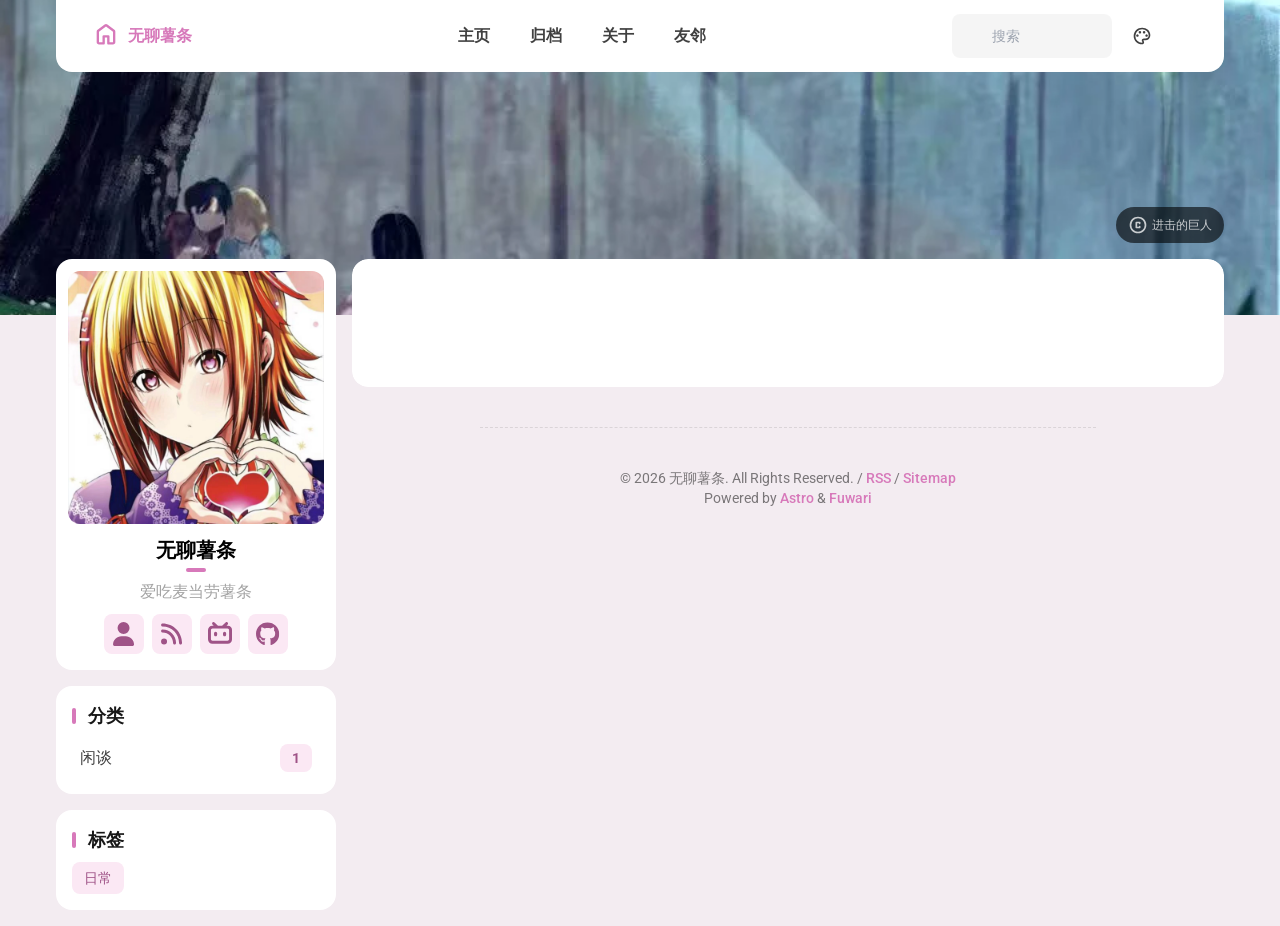
<file: friends/index.html>
<!DOCTYPE html><html lang="zh-CN" class="bg-[var(--page-bg)] transition text-[14px] md:text-[16px]" data-overlayscrollbars-initialize data-astro-cid-sckkx6r4 style="--bannerOffset: 15vh;--banner-height-home: 65vh;--banner-height: 35vh;--configHue: 340;--page-width: 75rem;"> <head><title>友邻 - 无聊薯条</title><meta charset="UTF-8"><meta name="description" content="互联网很大，总有一些角落值得停留。"><meta name="author" content="无聊薯条"><meta property="og:site_name" content="无聊薯条"><meta property="og:url" content="https://boringchen-10.github.io/friends/"><meta property="og:title" content="友邻 - 无聊薯条"><meta property="og:description" content="互联网很大，总有一些角落值得停留。"><meta property="og:type" content="website"><meta name="twitter:card" content="summary_large_image"><meta property="twitter:url" content="https://boringchen-10.github.io/friends/"><meta name="twitter:title" content="友邻 - 无聊薯条"><meta name="twitter:description" content="互联网很大，总有一些角落值得停留。"><meta name="viewport" content="width=device-width"><meta name="generator" content="Astro v5.13.10"><link rel="icon" href="/favicon/favicon-light-32.png" sizes="32x32" media="(prefers-color-scheme: light)"><link rel="icon" href="/favicon/favicon-light-128.png" sizes="128x128" media="(prefers-color-scheme: light)"><link rel="icon" href="/favicon/favicon-light-180.png" sizes="180x180" media="(prefers-color-scheme: light)"><link rel="icon" href="/favicon/favicon-light-192.png" sizes="192x192" media="(prefers-color-scheme: light)"><link rel="icon" href="/favicon/favicon-dark-32.png" sizes="32x32" media="(prefers-color-scheme: dark)"><link rel="icon" href="/favicon/favicon-dark-128.png" sizes="128x128" media="(prefers-color-scheme: dark)"><link rel="icon" href="/favicon/favicon-dark-180.png" sizes="180x180" media="(prefers-color-scheme: dark)"><link rel="icon" href="/favicon/favicon-dark-192.png" sizes="192x192" media="(prefers-color-scheme: dark)"><!-- Set the theme before the page is rendered to avoid a flash --><script>(function(){const DEFAULT_THEME = "auto";
const LIGHT_MODE = "light";
const DARK_MODE = "dark";
const AUTO_MODE = "auto";
const BANNER_HEIGHT_EXTEND = 30;
const PAGE_WIDTH = 75;
const configHue = 340;

			// Load the theme from local storage
			const theme = localStorage.getItem('theme') || DEFAULT_THEME;
			switch (theme) {
				case LIGHT_MODE:
					document.documentElement.classList.remove('dark');
					break
				case DARK_MODE:
					document.documentElement.classList.add('dark');
					break
				case AUTO_MODE:
					if (window.matchMedia('(prefers-color-scheme: dark)').matches) {
						document.documentElement.classList.add('dark');
					} else {
						document.documentElement.classList.remove('dark');
					}
			}

			// Load the hue from local storage
			const hue = localStorage.getItem('hue') || configHue;
			document.documentElement.style.setProperty('--hue', hue);

			// calculate the --banner-height-extend, which needs to be a multiple of 4 to avoid blurry text
			let offset = Math.floor(window.innerHeight * (BANNER_HEIGHT_EXTEND / 100));
			offset = offset - offset % 4;
			document.documentElement.style.setProperty('--banner-height-extend', `${offset}px`);
		})();</script><!-- defines global css variables. This will be applied to <html> <body> and some other elements idk why --><link rel="alternate" type="application/rss+xml" title="无聊薯条" href="https://boringchen-10.github.io/rss.xml"><link rel="stylesheet" href="/_astro/Layout.DSulWsr7.css">
<link rel="stylesheet" href="/_astro/Layout.y4KPJ9hc.css">
<link rel="stylesheet" href="/_astro/_page_.DF8texID.css">
<link rel="stylesheet" href="/_astro/about.BtniRLn_.css">
<style>input.svelte-1wah7ro:focus{outline:0}.search-panel.svelte-1wah7ro{max-height:calc(100vh - 100px);overflow-y:auto}
#display-setting.svelte-d7tq3k input[type=range]:where(.svelte-d7tq3k){-webkit-appearance:none;height:1.5rem;background-image:var(--color-selection-bar);transition:background-image .15s ease-in-out}#display-setting.svelte-d7tq3k input[type=range]:where(.svelte-d7tq3k)::-webkit-slider-thumb{-webkit-appearance:none;height:1rem;width:.5rem;border-radius:.125rem;background:#ffffffb3;box-shadow:none}#display-setting.svelte-d7tq3k input[type=range]:where(.svelte-d7tq3k)::-webkit-slider-thumb:hover{background:#fffc}#display-setting.svelte-d7tq3k input[type=range]:where(.svelte-d7tq3k)::-webkit-slider-thumb:active{background:#fff9}#display-setting.svelte-d7tq3k input[type=range]:where(.svelte-d7tq3k)::-moz-range-thumb{-webkit-appearance:none;height:1rem;width:.5rem;border-radius:.125rem;border-width:0;background:#ffffffb3;box-shadow:none}#display-setting.svelte-d7tq3k input[type=range]:where(.svelte-d7tq3k)::-moz-range-thumb:hover{background:#fffc}#display-setting.svelte-d7tq3k input[type=range]:where(.svelte-d7tq3k)::-moz-range-thumb:active{background:#fff9}#display-setting.svelte-d7tq3k input[type=range]:where(.svelte-d7tq3k)::-ms-thumb{-webkit-appearance:none;height:1rem;width:.5rem;border-radius:.125rem;background:#ffffffb3;box-shadow:none}#display-setting.svelte-d7tq3k input[type=range]:where(.svelte-d7tq3k)::-ms-thumb:hover{background:#fffc}#display-setting.svelte-d7tq3k input[type=range]:where(.svelte-d7tq3k)::-ms-thumb:active{background:#fff9}
</style><script type="module" src="/_astro/page.Z8IJTFqj.js"></script></head> <body class=" min-h-screen transition  enable-banner" data-overlayscrollbars-initialize data-astro-cid-sckkx6r4 style="--bannerOffset: 15vh;--banner-height-home: 65vh;--banner-height: 35vh;--configHue: 340;--page-width: 75rem;"> <div id="config-carrier" data-hue="340"></div>     <div id="top-row" class="z-50 pointer-events-none relative transition-all duration-700 max-w-[var(--page-width)] px-0 md:px-4 mx-auto"> <div id="navbar-wrapper" class="pointer-events-auto sticky top-0 transition-all"> <div id="navbar" class="z-50 onload-animation"> <div class="absolute h-8 left-0 right-0 -top-8 bg-[var(--card-bg)] transition"></div> <!-- used for onload animation --> <div class="card-base !overflow-visible max-w-[var(--page-width)] h-[4.5rem] !rounded-t-none mx-auto flex items-center justify-between px-4"> <a href="/" class="btn-plain scale-animation rounded-lg h-[3.25rem] px-5 font-bold active:scale-95"> <div class="flex flex-row text-[var(--primary)] items-center text-md"> <svg width="1em" height="1em" class="text-[1.75rem] mb-1 mr-2" data-icon="material-symbols:home-outline-rounded">   <symbol id="ai:material-symbols:home-outline-rounded" viewBox="0 0 24 24"><path fill="currentColor" d="M6 19h3v-5q0-.425.288-.712T10 13h4q.425 0 .713.288T15 14v5h3v-9l-6-4.5L6 10zm-2 0v-9q0-.475.213-.9t.587-.7l6-4.5q.525-.4 1.2-.4t1.2.4l6 4.5q.375.275.588.7T20 10v9q0 .825-.588 1.413T18 21h-4q-.425 0-.712-.288T13 20v-5h-2v5q0 .425-.288.713T10 21H6q-.825 0-1.412-.587T4 19m8-6.75"/></symbol><use href="#ai:material-symbols:home-outline-rounded"></use>  </svg> 无聊薯条 </div> </a> <div class="hidden md:flex"> <a aria-label="主页" href="/" class="btn-plain scale-animation rounded-lg h-11 font-bold px-5 active:scale-95"> <div class="flex items-center"> 主页  </div> </a><a aria-label="归档" href="/archive/" class="btn-plain scale-animation rounded-lg h-11 font-bold px-5 active:scale-95"> <div class="flex items-center"> 归档  </div> </a><a aria-label="关于" href="/about/" class="btn-plain scale-animation rounded-lg h-11 font-bold px-5 active:scale-95"> <div class="flex items-center"> 关于  </div> </a><a aria-label="友邻" href="/friends/" class="btn-plain scale-animation rounded-lg h-11 font-bold px-5 active:scale-95"> <div class="flex items-center"> 友邻  </div> </a> </div> <div class="flex"> <!--<SearchPanel client:load>--> <style>astro-island,astro-slot,astro-static-slot{display:contents}</style><script>(()=>{var e=async t=>{await(await t())()};(self.Astro||(self.Astro={})).only=e;window.dispatchEvent(new Event("astro:only"));})();</script><script>(()=>{var A=Object.defineProperty;var g=(i,o,a)=>o in i?A(i,o,{enumerable:!0,configurable:!0,writable:!0,value:a}):i[o]=a;var d=(i,o,a)=>g(i,typeof o!="symbol"?o+"":o,a);{let i={0:t=>m(t),1:t=>a(t),2:t=>new RegExp(t),3:t=>new Date(t),4:t=>new Map(a(t)),5:t=>new Set(a(t)),6:t=>BigInt(t),7:t=>new URL(t),8:t=>new Uint8Array(t),9:t=>new Uint16Array(t),10:t=>new Uint32Array(t),11:t=>1/0*t},o=t=>{let[l,e]=t;return l in i?i[l](e):void 0},a=t=>t.map(o),m=t=>typeof t!="object"||t===null?t:Object.fromEntries(Object.entries(t).map(([l,e])=>[l,o(e)]));class y extends HTMLElement{constructor(){super(...arguments);d(this,"Component");d(this,"hydrator");d(this,"hydrate",async()=>{var b;if(!this.hydrator||!this.isConnected)return;let e=(b=this.parentElement)==null?void 0:b.closest("astro-island[ssr]");if(e){e.addEventListener("astro:hydrate",this.hydrate,{once:!0});return}let c=this.querySelectorAll("astro-slot"),n={},h=this.querySelectorAll("template[data-astro-template]");for(let r of h){let s=r.closest(this.tagName);s!=null&&s.isSameNode(this)&&(n[r.getAttribute("data-astro-template")||"default"]=r.innerHTML,r.remove())}for(let r of c){let s=r.closest(this.tagName);s!=null&&s.isSameNode(this)&&(n[r.getAttribute("name")||"default"]=r.innerHTML)}let p;try{p=this.hasAttribute("props")?m(JSON.parse(this.getAttribute("props"))):{}}catch(r){let s=this.getAttribute("component-url")||"<unknown>",v=this.getAttribute("component-export");throw v&&(s+=` (export ${v})`),console.error(`[hydrate] Error parsing props for component ${s}`,this.getAttribute("props"),r),r}let u;await this.hydrator(this)(this.Component,p,n,{client:this.getAttribute("client")}),this.removeAttribute("ssr"),this.dispatchEvent(new CustomEvent("astro:hydrate"))});d(this,"unmount",()=>{this.isConnected||this.dispatchEvent(new CustomEvent("astro:unmount"))})}disconnectedCallback(){document.removeEventListener("astro:after-swap",this.unmount),document.addEventListener("astro:after-swap",this.unmount,{once:!0})}connectedCallback(){if(!this.hasAttribute("await-children")||document.readyState==="interactive"||document.readyState==="complete")this.childrenConnectedCallback();else{let e=()=>{document.removeEventListener("DOMContentLoaded",e),c.disconnect(),this.childrenConnectedCallback()},c=new MutationObserver(()=>{var n;((n=this.lastChild)==null?void 0:n.nodeType)===Node.COMMENT_NODE&&this.lastChild.nodeValue==="astro:end"&&(this.lastChild.remove(),e())});c.observe(this,{childList:!0}),document.addEventListener("DOMContentLoaded",e)}}async childrenConnectedCallback(){let e=this.getAttribute("before-hydration-url");e&&await import(e),this.start()}async start(){let e=JSON.parse(this.getAttribute("opts")),c=this.getAttribute("client");if(Astro[c]===void 0){window.addEventListener(`astro:${c}`,()=>this.start(),{once:!0});return}try{await Astro[c](async()=>{let n=this.getAttribute("renderer-url"),[h,{default:p}]=await Promise.all([import(this.getAttribute("component-url")),n?import(n):()=>()=>{}]),u=this.getAttribute("component-export")||"default";if(!u.includes("."))this.Component=h[u];else{this.Component=h;for(let f of u.split("."))this.Component=this.Component[f]}return this.hydrator=p,this.hydrate},e,this)}catch(n){console.error(`[astro-island] Error hydrating ${this.getAttribute("component-url")}`,n)}}attributeChangedCallback(){this.hydrate()}}d(y,"observedAttributes",["props"]),customElements.get("astro-island")||customElements.define("astro-island",y)}})();</script><astro-island uid="1YpBDl" component-url="/_astro/Search.DsDdX_75.js" component-export="default" renderer-url="/_astro/client.svelte.DtgWYCWT.js" props="{}" ssr client="only" opts="{&quot;name&quot;:&quot;Search&quot;,&quot;value&quot;:&quot;svelte&quot;}"></astro-island> <button aria-label="Display Settings" class="btn-plain scale-animation rounded-lg h-11 w-11 active:scale-90" id="display-settings-switch"> <svg width="1em" height="1em" class="text-[1.25rem]" data-icon="material-symbols:palette-outline">   <symbol id="ai:material-symbols:palette-outline" viewBox="0 0 24 24"><path fill="currentColor" d="M12 22q-2.05 0-3.875-.788t-3.187-2.15t-2.15-3.187T2 12q0-2.075.813-3.9t2.2-3.175T8.25 2.788T12.2 2q2 0 3.775.688t3.113 1.9t2.125 2.875T22 11.05q0 2.875-1.75 4.413T16 17h-1.85q-.225 0-.312.125t-.088.275q0 .3.375.863t.375 1.287q0 1.25-.687 1.85T12 22m-5.5-9q.65 0 1.075-.425T8 11.5t-.425-1.075T6.5 10t-1.075.425T5 11.5t.425 1.075T6.5 13m3-4q.65 0 1.075-.425T11 7.5t-.425-1.075T9.5 6t-1.075.425T8 7.5t.425 1.075T9.5 9m5 0q.65 0 1.075-.425T16 7.5t-.425-1.075T14.5 6t-1.075.425T13 7.5t.425 1.075T14.5 9m3 4q.65 0 1.075-.425T19 11.5t-.425-1.075T17.5 10t-1.075.425T16 11.5t.425 1.075T17.5 13M12 20q.225 0 .363-.125t.137-.325q0-.35-.375-.825T11.75 17.3q0-1.05.725-1.675T14.25 15H16q1.65 0 2.825-.962T20 11.05q0-3.025-2.312-5.038T12.2 4Q8.8 4 6.4 6.325T4 12q0 3.325 2.338 5.663T12 20"/></symbol><use href="#ai:material-symbols:palette-outline"></use>  </svg> </button> <astro-island uid="Z1mdbak" component-url="/_astro/LightDarkSwitch.BwgWSjSu.js" component-export="default" renderer-url="/_astro/client.svelte.DtgWYCWT.js" props="{}" ssr client="only" opts="{&quot;name&quot;:&quot;LightDarkSwitch&quot;,&quot;value&quot;:&quot;svelte&quot;}"></astro-island> <button aria-label="Menu" name="Nav Menu" class="btn-plain scale-animation rounded-lg w-11 h-11 active:scale-90 md:!hidden" id="nav-menu-switch"> <svg width="1em" height="1em" class="text-[1.25rem]" data-icon="material-symbols:menu-rounded">   <symbol id="ai:material-symbols:menu-rounded" viewBox="0 0 24 24"><path fill="currentColor" d="M4 18q-.425 0-.712-.288T3 17t.288-.712T4 16h16q.425 0 .713.288T21 17t-.288.713T20 18zm0-5q-.425 0-.712-.288T3 12t.288-.712T4 11h16q.425 0 .713.288T21 12t-.288.713T20 13zm0-5q-.425 0-.712-.288T3 7t.288-.712T4 6h16q.425 0 .713.288T21 7t-.288.713T20 8z"/></symbol><use href="#ai:material-symbols:menu-rounded"></use>  </svg> </button> </div> <div id="nav-menu-panel" class="float-panel float-panel-closed absolute transition-all fixed right-4 px-2 py-2"> <a href="/" class="group flex justify-between items-center py-2 pl-3 pr-1 rounded-lg gap-8
            hover:bg-[var(--btn-plain-bg-hover)] active:bg-[var(--btn-plain-bg-active)] transition
        "> <div class="transition text-black/75 dark:text-white/75 font-bold group-hover:text-[var(--primary)] group-active:text-[var(--primary)]"> 主页 </div> <svg width="1em" height="1em" class="transition text-[1.25rem] text-[var(--primary)]" data-icon="material-symbols:chevron-right-rounded">   <symbol id="ai:material-symbols:chevron-right-rounded" viewBox="0 0 24 24"><path fill="currentColor" d="M12.6 12L8.7 8.1q-.275-.275-.275-.7t.275-.7t.7-.275t.7.275l4.6 4.6q.15.15.213.325t.062.375t-.062.375t-.213.325l-4.6 4.6q-.275.275-.7.275t-.7-.275t-.275-.7t.275-.7z"/></symbol><use href="#ai:material-symbols:chevron-right-rounded"></use>  </svg>  </a><a href="/archive/" class="group flex justify-between items-center py-2 pl-3 pr-1 rounded-lg gap-8
            hover:bg-[var(--btn-plain-bg-hover)] active:bg-[var(--btn-plain-bg-active)] transition
        "> <div class="transition text-black/75 dark:text-white/75 font-bold group-hover:text-[var(--primary)] group-active:text-[var(--primary)]"> 归档 </div> <svg width="1em" height="1em" viewBox="0 0 24 24" class="transition text-[1.25rem] text-[var(--primary)]" data-icon="material-symbols:chevron-right-rounded">   <use href="#ai:material-symbols:chevron-right-rounded"></use>  </svg>  </a><a href="/about/" class="group flex justify-between items-center py-2 pl-3 pr-1 rounded-lg gap-8
            hover:bg-[var(--btn-plain-bg-hover)] active:bg-[var(--btn-plain-bg-active)] transition
        "> <div class="transition text-black/75 dark:text-white/75 font-bold group-hover:text-[var(--primary)] group-active:text-[var(--primary)]"> 关于 </div> <svg width="1em" height="1em" viewBox="0 0 24 24" class="transition text-[1.25rem] text-[var(--primary)]" data-icon="material-symbols:chevron-right-rounded">   <use href="#ai:material-symbols:chevron-right-rounded"></use>  </svg>  </a><a href="/friends/" class="group flex justify-between items-center py-2 pl-3 pr-1 rounded-lg gap-8
            hover:bg-[var(--btn-plain-bg-hover)] active:bg-[var(--btn-plain-bg-active)] transition
        "> <div class="transition text-black/75 dark:text-white/75 font-bold group-hover:text-[var(--primary)] group-active:text-[var(--primary)]"> 友邻 </div> <svg width="1em" height="1em" viewBox="0 0 24 24" class="transition text-[1.25rem] text-[var(--primary)]" data-icon="material-symbols:chevron-right-rounded">   <use href="#ai:material-symbols:chevron-right-rounded"></use>  </svg>  </a> </div> <astro-island uid="rd1gw" component-url="/_astro/DisplaySettings.BLJ7oceC.js" component-export="default" renderer-url="/_astro/client.svelte.DtgWYCWT.js" props="{}" ssr client="only" opts="{&quot;name&quot;:&quot;DisplaySettings&quot;,&quot;value&quot;:&quot;svelte&quot;}"></astro-island> </div> </div> <script type="module">function c(){localStorage.theme==="dark"?(document.documentElement.classList.remove("dark"),localStorage.theme="light"):(document.documentElement.classList.add("dark"),localStorage.theme="dark")}function o(){let t=document.getElementById("scheme-switch");t&&(t.onclick=function(){c()});let n=document.getElementById("display-settings-switch");n&&(n.onclick=function(){let e=document.getElementById("display-setting");e&&e.classList.toggle("float-panel-closed")});let l=document.getElementById("nav-menu-switch");l&&(l.onclick=function(){let e=document.getElementById("nav-menu-panel");e&&e.classList.toggle("float-panel-closed")})}o();</script> <script>(function(){const scriptUrl = "/pagefind/pagefind.js";

async function loadPagefind() {
    try {
        const response = await fetch(scriptUrl, { method: 'HEAD' });
        if (!response.ok) {
            throw new Error(`Pagefind script not found: ${response.status}`);
        }

        const pagefind = await import(scriptUrl);

        await pagefind.options({
            excerptLength: 20
        });

        window.pagefind = pagefind;

        document.dispatchEvent(new CustomEvent('pagefindready'));
        console.log('Pagefind loaded and initialized successfully, event dispatched.');
    } catch (error) {
        console.error('Failed to load Pagefind:', error);
        window.pagefind = {
            search: () => Promise.resolve({ results: [] }),
            options: () => Promise.resolve(),
        };
        document.dispatchEvent(new CustomEvent('pagefindloaderror'));
        console.log('Pagefind load error, event dispatched.');
    }
}

if (document.readyState === 'loading') {
    document.addEventListener('DOMContentLoaded', loadPagefind);
} else {
    loadPagefind();
}
})();</script> </div> </div>  <div id="banner-wrapper" class="absolute z-10 w-full transition duration-700 overflow-hidden" style="top: -30vh"> <div id="banner" class="object-cover h-full transition duration-700 opacity-0 scale-105 overflow-hidden relative"> <div class="transition absolute inset-0 dark:bg-black/10 bg-opacity-50 pointer-events-none"></div>  <img src="/uploads/1788684751264-db64607d.webp" alt="Banner image of the blog" class="w-full h-full object-cover" style="object-position: center"> </div> </div> <div class="absolute w-full z-30 pointer-events-none" style="top: calc(35vh - 3.5rem)"> <!-- The pointer-events-none here prevent blocking the click event of the TOC --> <div class="relative max-w-[var(--page-width)] mx-auto pointer-events-auto"> <div id="main-grid" class="transition duration-700 w-full left-0 right-0 grid grid-cols-[17.5rem_auto] grid-rows-[auto_1fr_auto] lg:grid-rows-[auto]
    mx-auto gap-4 px-0 md:px-4"> <!-- Banner image credit --> <a href="https://unsplash.com/" id="banner-credit" target="_blank" rel="noopener" aria-label="Visit image source" class="group onload-animation transition-all absolute flex justify-center items-center rounded-full px-3 right-4 -top-[3.25rem] bg-black/60 hover:bg-black/70 h-9 hover:pr-9 active:bg-black/80"> <svg width="1em" height="1em" class="text-white/75 text-[1.25rem] mr-1" data-icon="material-symbols:copyright-outline-rounded">   <symbol id="ai:material-symbols:copyright-outline-rounded" viewBox="0 0 24 24"><path fill="currentColor" d="M12 22q-2.075 0-3.9-.788t-3.175-2.137T2.788 15.9T2 12t.788-3.9t2.137-3.175T8.1 2.788T12 2t3.9.788t3.175 2.137T21.213 8.1T22 12t-.788 3.9t-2.137 3.175t-3.175 2.138T12 22m0-2q3.35 0 5.675-2.325T20 12t-2.325-5.675T12 4T6.325 6.325T4 12t2.325 5.675T12 20m-2-4h4q.425 0 .713-.288T15 15v-1q0-.425-.288-.712T14 13t-.712.288T13 14h-2v-4h2q0 .425.288.713T14 11t.713-.288T15 10V9q0-.425-.288-.712T14 8h-4q-.425 0-.712.288T9 9v6q0 .425.288.713T10 16"/></symbol><use href="#ai:material-symbols:copyright-outline-rounded"></use>  </svg> <div class="text-white/75 text-xs">进击的巨人</div> <svg width="1em" height="1em" class="transition absolute text-[oklch(0.75_0.14_var(--hue))] right-4 text-[0.75rem] opacity-0 group-hover:opacity-100" data-icon="fa6-solid:arrow-up-right-from-square">   <symbol id="ai:fa6-solid:arrow-up-right-from-square" viewBox="0 0 512 512"><path fill="currentColor" d="M320 0c-17.7 0-32 14.3-32 32s14.3 32 32 32h82.7L201.4 265.4c-12.5 12.5-12.5 32.8 0 45.3s32.8 12.5 45.3 0L448 109.3V192c0 17.7 14.3 32 32 32s32-14.3 32-32V32c0-17.7-14.3-32-32-32zM80 32C35.8 32 0 67.8 0 112v320c0 44.2 35.8 80 80 80h320c44.2 0 80-35.8 80-80V320c0-17.7-14.3-32-32-32s-32 14.3-32 32v112c0 8.8-7.2 16-16 16H80c-8.8 0-16-7.2-16-16V112c0-8.8 7.2-16 16-16h112c17.7 0 32-14.3 32-32s-14.3-32-32-32z"/></symbol><use href="#ai:fa6-solid:arrow-up-right-from-square"></use>  </svg> </a> <div id="sidebar" class="mb-4 row-start-2 row-end-3 col-span-2 lg:row-start-1 lg:row-end-2 lg:col-span-1 lg:max-w-[17.5rem] onload-animation w-full"> <div class="flex flex-col w-full gap-4 mb-4"> <div class="card-base p-3"> <a aria-label="Go to About Page" href="/about/" class="group block relative mx-auto mt-1 lg:mx-0 lg:mt-0 mb-3
       max-w-[12rem] lg:max-w-none overflow-hidden rounded-xl active:scale-95"> <div class="absolute transition pointer-events-none group-hover:bg-black/30 group-active:bg-black/50
        w-full h-full z-50 flex items-center justify-center"> <svg width="1.13em" height="1em" class="transition opacity-0 scale-90 group-hover:scale-100 group-hover:opacity-100 text-white text-5xl" data-icon="fa6-regular:address-card">   <symbol id="ai:fa6-regular:address-card" viewBox="0 0 576 512"><path fill="currentColor" d="M512 80c8.8 0 16 7.2 16 16v320c0 8.8-7.2 16-16 16H64c-8.8 0-16-7.2-16-16V96c0-8.8 7.2-16 16-16zM64 32C28.7 32 0 60.7 0 96v320c0 35.3 28.7 64 64 64h448c35.3 0 64-28.7 64-64V96c0-35.3-28.7-64-64-64zm144 224a64 64 0 1 0 0-128a64 64 0 1 0 0 128m-32 32c-44.2 0-80 35.8-80 80c0 8.8 7.2 16 16 16h192c8.8 0 16-7.2 16-16c0-44.2-35.8-80-80-80zm200-144c-13.3 0-24 10.7-24 24s10.7 24 24 24h80c13.3 0 24-10.7 24-24s-10.7-24-24-24zm0 96c-13.3 0-24 10.7-24 24s10.7 24 24 24h80c13.3 0 24-10.7 24-24s-10.7-24-24-24z"/></symbol><use href="#ai:fa6-regular:address-card"></use>  </svg> </div> <div class="mx-auto lg:w-full h-full lg:mt-0  overflow-hidden relative"> <div class="transition absolute inset-0 dark:bg-black/10 bg-opacity-50 pointer-events-none"></div>  <img src="/uploads/1788684614090-f6f61b46.webp" alt="Profile Image of the Author" class="w-full h-full object-cover" style="object-position: center"> </div> </a> <div class="px-2"> <div class="font-bold text-xl text-center mb-1 dark:text-neutral-50 transition">无聊薯条</div> <div class="h-1 w-5 bg-[var(--primary)] mx-auto rounded-full mb-2 transition"></div> <div class="text-center text-neutral-400 mb-2.5 transition">爱吃麦当劳薯条</div> <div class="flex flex-wrap gap-2 justify-center mb-1"> <a rel="me" aria-label="关于我" href="/about/" target="_blank" class="btn-regular rounded-lg h-10 w-10 active:scale-90"> <svg width="0.88em" height="1em" class="text-[1.5rem]" data-icon="fa6-solid:user">   <symbol id="ai:fa6-solid:user" viewBox="0 0 448 512"><path fill="currentColor" d="M224 256a128 128 0 1 0 0-256a128 128 0 1 0 0 256m-45.7 48C79.8 304 0 383.8 0 482.3C0 498.7 13.3 512 29.7 512h388.6c16.4 0 29.7-13.3 29.7-29.7c0-98.5-79.8-178.3-178.3-178.3z"/></symbol><use href="#ai:fa6-solid:user"></use>  </svg> </a><a rel="me" aria-label="RSS 订阅" href="/rss.xml" target="_blank" class="btn-regular rounded-lg h-10 w-10 active:scale-90"> <svg width="0.88em" height="1em" class="text-[1.5rem]" data-icon="fa6-solid:rss">   <symbol id="ai:fa6-solid:rss" viewBox="0 0 448 512"><path fill="currentColor" d="M0 64c0-17.7 14.3-32 32-32c229.8 0 416 186.2 416 416c0 17.7-14.3 32-32 32s-32-14.3-32-32C384 253.6 226.4 96 32 96C14.3 96 0 81.7 0 64m0 352a64 64 0 1 1 128 0a64 64 0 1 1-128 0m32-256c159.1 0 288 128.9 288 288c0 17.7-14.3 32-32 32s-32-14.3-32-32c0-123.7-100.3-224-224-224c-17.7 0-32-14.3-32-32s14.3-32 32-32"/></symbol><use href="#ai:fa6-solid:rss"></use>  </svg> </a><a rel="me" aria-label="友邻" href="/friends/" target="_blank" class="btn-regular rounded-lg h-10 w-10 active:scale-90"> <svg width="1em" height="1em" class="text-[1.5rem]" data-icon="fa6-brands:bilibili">   <symbol id="ai:fa6-brands:bilibili" viewBox="0 0 512 512"><path fill="currentColor" d="M488.6 104.1c16.7 18.1 24.4 39.7 23.3 65.7v202.4c-.4 26.4-9.2 48.1-26.5 65.1c-17.2 17-39.1 25.9-65.5 26.7H92.02c-26.45-.8-48.21-9.8-65.28-27.2C9.682 419.4.767 396.5 0 368.2V169.8c.767-26 9.682-47.6 26.74-65.7C43.81 87.75 65.57 78.77 92.02 78h29.38L96.05 52.19c-5.75-5.73-8.63-13-8.63-21.79c0-8.8 2.88-16.06 8.63-21.797C101.8 2.868 109.1 0 117.9 0q13.2 0 21.9 8.603L213.1 78h88l74.5-69.397C381.7 2.868 389.2 0 398 0q13.2 0 21.9 8.603c5.7 5.737 8.6 12.997 8.6 21.797c0 8.79-2.9 16.06-8.6 21.79L394.6 78h29.3c26.4.77 48 9.75 64.7 26.1m-38.8 69.7c-.4-9.6-3.7-17.4-10.7-23.5c-5.2-6.1-14-9.4-22.7-9.8H96.05c-9.59.4-17.45 3.7-23.58 9.8c-6.14 6.1-9.4 13.9-9.78 23.5v194.4c0 9.2 3.26 17 9.78 23.5s14.38 9.8 23.58 9.8H416.4c9.2 0 17-3.3 23.3-9.8s9.7-14.3 10.1-23.5zm-264.3 42.7c6.3 6.3 9.7 14.1 10.1 23.2V273c-.4 9.2-3.7 16.9-9.8 23.2c-6.2 6.3-14 9.5-23.6 9.5s-17.5-3.2-23.6-9.5s-9.4-14-9.8-23.2v-33.3c.4-9.1 3.8-16.9 10.1-23.2s13.2-9.6 23.3-10c9.2.4 17 3.7 23.3 10m191.5 0c6.3 6.3 9.7 14.1 10.1 23.2V273c-.4 9.2-3.7 16.9-9.8 23.2s-14 9.5-23.6 9.5s-17.4-3.2-23.6-9.5c-7-6.3-9.4-14-9.7-23.2v-33.3c.3-9.1 3.7-16.9 10-23.2s14.1-9.6 23.3-10c9.2.4 17 3.7 23.3 10"/></symbol><use href="#ai:fa6-brands:bilibili"></use>  </svg> </a><a rel="me" aria-label="新链接" href="/" target="_blank" class="btn-regular rounded-lg h-10 w-10 active:scale-90"> <svg width="0.97em" height="1em" class="text-[1.5rem]" data-icon="fa6-brands:github">   <symbol id="ai:fa6-brands:github" viewBox="0 0 496 512"><path fill="currentColor" d="M165.9 397.4c0 2-2.3 3.6-5.2 3.6c-3.3.3-5.6-1.3-5.6-3.6c0-2 2.3-3.6 5.2-3.6c3-.3 5.6 1.3 5.6 3.6m-31.1-4.5c-.7 2 1.3 4.3 4.3 4.9c2.6 1 5.6 0 6.2-2s-1.3-4.3-4.3-5.2c-2.6-.7-5.5.3-6.2 2.3m44.2-1.7c-2.9.7-4.9 2.6-4.6 4.9c.3 2 2.9 3.3 5.9 2.6c2.9-.7 4.9-2.6 4.6-4.6c-.3-1.9-3-3.2-5.9-2.9M244.8 8C106.1 8 0 113.3 0 252c0 110.9 69.8 205.8 169.5 239.2c12.8 2.3 17.3-5.6 17.3-12.1c0-6.2-.3-40.4-.3-61.4c0 0-70 15-84.7-29.8c0 0-11.4-29.1-27.8-36.6c0 0-22.9-15.7 1.6-15.4c0 0 24.9 2 38.6 25.8c21.9 38.6 58.6 27.5 72.9 20.9c2.3-16 8.8-27.1 16-33.7c-55.9-6.2-112.3-14.3-112.3-110.5c0-27.5 7.6-41.3 23.6-58.9c-2.6-6.5-11.1-33.3 2.6-67.9c20.9-6.5 69 27 69 27c20-5.6 41.5-8.5 62.8-8.5s42.8 2.9 62.8 8.5c0 0 48.1-33.6 69-27c13.7 34.7 5.2 61.4 2.6 67.9c16 17.7 25.8 31.5 25.8 58.9c0 96.5-58.9 104.2-114.8 110.5c9.2 7.9 17 22.9 17 46.4c0 33.7-.3 75.4-.3 83.6c0 6.5 4.6 14.4 17.3 12.1C428.2 457.8 496 362.9 496 252C496 113.3 383.5 8 244.8 8M97.2 352.9c-1.3 1-1 3.3.7 5.2c1.6 1.6 3.9 2.3 5.2 1c1.3-1 1-3.3-.7-5.2c-1.6-1.6-3.9-2.3-5.2-1m-10.8-8.1c-.7 1.3.3 2.9 2.3 3.9c1.6 1 3.6.7 4.3-.7c.7-1.3-.3-2.9-2.3-3.9c-2-.6-3.6-.3-4.3.7m32.4 35.6c-1.6 1.3-1 4.3 1.3 6.2c2.3 2.3 5.2 2.6 6.5 1c1.3-1.3.7-4.3-1.3-6.2c-2.2-2.3-5.2-2.6-6.5-1m-11.4-14.7c-1.6 1-1.6 3.6 0 5.9s4.3 3.3 5.6 2.3c1.6-1.3 1.6-3.9 0-6.2c-1.4-2.3-4-3.3-5.6-2"/></symbol><use href="#ai:fa6-brands:github"></use>  </svg> </a>  </div> </div> </div> </div> <div id="sidebar-sticky" class="transition-all duration-700 flex flex-col w-full gap-4 top-4 sticky top-4"> <widget-layout data-id="categories" data-is-collapsed="false" class="pb-4 card-base onload-animation" style="animation-delay: 150ms; --collapsedHeight: 7.5rem;" data-astro-cid-ucso7hve="true"> <div class="font-bold transition text-lg text-neutral-900 dark:text-neutral-100 relative ml-8 mt-4 mb-2
        before:w-1 before:h-4 before:rounded-md before:bg-[var(--primary)]
        before:absolute before:left-[-16px] before:top-[5.5px]" data-astro-cid-ucso7hve style="--collapsedHeight: 7.5rem;">分类</div> <div id="categories" class="collapse-wrapper px-4 overflow-hidden" data-astro-cid-ucso7hve style="--collapsedHeight: 7.5rem;"> <a href="/archive/?category=%E9%97%B2%E8%B0%88" aria-label="View all posts in the 闲谈 category"> <button class="
            w-full
            h-10
            rounded-lg
            bg-none
            hover:bg-[var(--btn-plain-bg-hover)]
            active:bg-[var(--btn-plain-bg-active)]
            transition-all
            pl-2
            hover:pl-3
            
            text-neutral-700
            hover:text-[var(--primary)]
            dark:text-neutral-300
            dark:hover:text-[var(--primary)]
        "> <div class="flex items-center justify-between relative mr-2"> <div class="overflow-hidden text-left whitespace-nowrap overflow-ellipsis  "> 闲谈 </div> <div class="transition px-2 h-7 ml-4 min-w-[2rem] rounded-lg text-sm font-bold
                    text-[var(--btn-content)] dark:text-[var(--deep-text)]
                    bg-[var(--btn-regular-bg)] dark:bg-[var(--primary)]
                    flex items-center justify-center"> 1 </div> </div> </button> </a> </div>  </widget-layout>  <script type="module">class d extends HTMLElement{constructor(){if(super(),this.dataset.isCollapsed!=="true")return;const e=this.dataset.id,t=this.querySelector(".expand-btn"),s=this.querySelector(`#${e}`);t.addEventListener("click",()=>{s.classList.remove("collapsed"),t.classList.add("hidden")})}}customElements.get("widget-layout")||customElements.define("widget-layout",d);</script> <widget-layout data-id="tags" data-is-collapsed="false" class="pb-4 card-base onload-animation" style="animation-delay: 200ms; --collapsedHeight: 7.5rem;" data-astro-cid-ucso7hve="true"> <div class="font-bold transition text-lg text-neutral-900 dark:text-neutral-100 relative ml-8 mt-4 mb-2
        before:w-1 before:h-4 before:rounded-md before:bg-[var(--primary)]
        before:absolute before:left-[-16px] before:top-[5.5px]" data-astro-cid-ucso7hve style="--collapsedHeight: 7.5rem;">标签</div> <div id="tags" class="collapse-wrapper px-4 overflow-hidden" data-astro-cid-ucso7hve style="--collapsedHeight: 7.5rem;">  <div class="flex gap-2 flex-wrap"> <a href="/archive/?tag=%E6%97%A5%E5%B8%B8" aria-label="View all posts with the 日常 tag" class="btn-regular h-8 text-sm px-3 rounded-lg">  日常 </a> </div>  </div>  </widget-layout>   </div> </div> <main id="swup-container" class="transition-swup-fade col-span-2 lg:col-span-1 overflow-hidden"> <div id="content-wrapper" class="onload-animation"> <!-- the overflow-hidden here prevent long text break the layout--> <!-- make id different from windows.swup global property -->  <div class="flex w-full rounded-[var(--radius-large)] overflow-hidden relative min-h-32"> <div class="card-base z-10 px-9 py-6 relative w-full"> <div data-pagefind-body class="prose dark:prose-invert prose-base !max-w-none custom-md mt-2"> <!--<div class="prose dark:prose-invert max-w-none custom-md">--> <!--<div class="max-w-none custom-md">-->  </div> <script type="module">document.addEventListener("click",function(s){const t=s.target;if(t&&t.classList.contains("copy-btn")){const c=t.closest("pre")?.querySelector("code"),i=Array.from(c?.querySelectorAll(".code:not(summary *)")??[]).map(e=>e.textContent).map(e=>e===`
`?"":e).join(`
`);navigator.clipboard.writeText(i);const o=t.getAttribute("data-timeout-id");o&&clearTimeout(parseInt(o)),t.classList.add("success");const n=setTimeout(()=>{t.classList.remove("success")},1e3);t.setAttribute("data-timeout-id",n.toString())}});</script> </div> </div>  <div class="footer col-span-2 onload-animation hidden lg:block"> <!--<div class="border-t border-[var(&#45;&#45;primary)] mx-16 border-dashed py-8 max-w-[var(&#45;&#45;page-width)] flex flex-col items-center justify-center px-6">--><div class="transition border-t border-black/10 dark:border-white/15 my-10 border-dashed mx-32"></div> <!--<div class="transition bg-[oklch(92%_0.01_var(&#45;&#45;hue))] dark:bg-black rounded-2xl py-8 mt-4 mb-8 flex flex-col items-center justify-center px-6">--> <div class="transition border-dashed border-[oklch(85%_0.01_var(--hue))] dark:border-white/15 rounded-2xl mb-12 flex flex-col items-center justify-center px-6"> <div class="transition text-50 text-sm text-center">
&copy; <span id="copyright-year">2026</span> 无聊薯条. All Rights Reserved. /
<a class="transition link text-[var(--primary)] font-medium" target="_blank" href="/rss.xml">RSS</a> /
<a class="transition link text-[var(--primary)] font-medium" target="_blank" href="/sitemap-index.xml">Sitemap</a><br>
Powered by
<a class="transition link text-[var(--primary)] font-medium" target="_blank" href="https://astro.build">Astro</a> &
<a class="transition link text-[var(--primary)] font-medium" target="_blank" href="https://github.com/saicaca/fuwari">Fuwari</a> </div> </div> </div> </div> </main> <div class="footer col-span-2 onload-animation block lg:hidden"> <!--<div class="border-t border-[var(&#45;&#45;primary)] mx-16 border-dashed py-8 max-w-[var(&#45;&#45;page-width)] flex flex-col items-center justify-center px-6">--><div class="transition border-t border-black/10 dark:border-white/15 my-10 border-dashed mx-32"></div> <!--<div class="transition bg-[oklch(92%_0.01_var(&#45;&#45;hue))] dark:bg-black rounded-2xl py-8 mt-4 mb-8 flex flex-col items-center justify-center px-6">--> <div class="transition border-dashed border-[oklch(85%_0.01_var(--hue))] dark:border-white/15 rounded-2xl mb-12 flex flex-col items-center justify-center px-6"> <div class="transition text-50 text-sm text-center">
&copy; <span id="copyright-year">2026</span> 无聊薯条. All Rights Reserved. /
<a class="transition link text-[var(--primary)] font-medium" target="_blank" href="/rss.xml">RSS</a> /
<a class="transition link text-[var(--primary)] font-medium" target="_blank" href="/sitemap-index.xml">Sitemap</a><br>
Powered by
<a class="transition link text-[var(--primary)] font-medium" target="_blank" href="https://astro.build">Astro</a> &
<a class="transition link text-[var(--primary)] font-medium" target="_blank" href="https://github.com/saicaca/fuwari">Fuwari</a> </div> </div> </div> </div> <!-- There can't be a filter on parent element, or it will break `fixed` --><div class="back-to-top-wrapper hidden lg:block" data-astro-cid-eymb5ayk> <div id="back-to-top-btn" class="back-to-top-btn hide flex items-center rounded-2xl overflow-hidden transition" onclick="backToTop()" data-astro-cid-eymb5ayk> <button aria-label="Back to Top" class="btn-card h-[3.75rem] w-[3.75rem]" data-astro-cid-eymb5ayk> <svg width="1em" height="1em" class="mx-auto" data-astro-cid-eymb5ayk="true" data-icon="material-symbols:keyboard-arrow-up-rounded">   <symbol id="ai:material-symbols:keyboard-arrow-up-rounded" viewBox="0 0 24 24"><path fill="currentColor" d="m12 10.8l-3.9 3.9q-.275.275-.7.275t-.7-.275t-.275-.7t.275-.7l4.6-4.6q.3-.3.7-.3t.7.3l4.6 4.6q.275.275.275.7t-.275.7t-.7.275t-.7-.275z"/></symbol><use href="#ai:material-symbols:keyboard-arrow-up-rounded"></use>  </svg> </button> </div> </div>  <script>
function backToTop() {
    window.scroll({ top: 0, behavior: 'smooth' });
}
</script> </div> </div>  <div class="absolute w-full z-0 hidden 2xl:block"> <div class="relative max-w-[var(--page-width)] mx-auto"> <!-- TOC component --> <div id="toc-wrapper" class="hidden lg:block transition absolute top-0 -right-[var(--toc-width)] w-[var(--toc-width)] items-center toc-hide"> <div id="toc-inner-wrapper" class="fixed top-14 w-[var(--toc-width)] h-[calc(100vh_-_20rem)] overflow-y-scroll overflow-x-hidden hide-scrollbar"> <div id="toc" class="w-full h-full transition-swup-fade "> <div class="h-8 w-full"></div> <script type="module">class l extends HTMLElement{tocEl=null;visibleClass="visible";observer;anchorNavTarget=null;headingIdxMap=new Map;headings=[];sections=[];tocEntries=[];active=[];activeIndicator=null;constructor(){super(),this.observer=new IntersectionObserver(this.markVisibleSection,{threshold:0})}markVisibleSection=t=>{t.forEach(e=>{const i=e.target.children[0]?.getAttribute("id"),s=i?this.headingIdxMap.get(i):void 0;s!=null&&(this.active[s]=e.isIntersecting),e.isIntersecting&&this.anchorNavTarget==e.target.firstChild&&(this.anchorNavTarget=null)}),this.active.includes(!0)||this.fallback(),this.update()};toggleActiveHeading=()=>{let t=this.active.length-1,e=this.active.length-1,i=-1;for(;t>=0&&!this.active[t];)this.tocEntries[t].classList.remove(this.visibleClass),t--;for(;t>=0&&this.active[t];)this.tocEntries[t].classList.add(this.visibleClass),e=Math.min(e,t),i=Math.max(i,t),t--;for(;t>=0;)this.tocEntries[t].classList.remove(this.visibleClass),t--;if(e>i)this.activeIndicator?.setAttribute("style","opacity: 0");else{let s=this.tocEl?.getBoundingClientRect().top||0,n=this.tocEl?.scrollTop||0,o=this.tocEntries[e].getBoundingClientRect().top-s+n,c=this.tocEntries[i].getBoundingClientRect().bottom-s+n;this.activeIndicator?.setAttribute("style",`top: ${o}px; height: ${c-o}px`)}};scrollToActiveHeading=()=>{if(this.anchorNavTarget||!this.tocEl)return;const t=document.querySelectorAll(`#toc .${this.visibleClass}`);if(!t.length)return;const e=t[0],i=t[t.length-1],s=this.tocEl.clientHeight;let n;i.getBoundingClientRect().bottom-e.getBoundingClientRect().top<.9*s?n=e.offsetTop-32:n=i.offsetTop-s*.8,this.tocEl.scrollTo({top:n,left:0,behavior:"smooth"})};update=()=>{requestAnimationFrame(()=>{this.toggleActiveHeading(),this.scrollToActiveHeading()})};fallback=()=>{if(this.sections.length)for(let t=0;t<this.sections.length;t++){let e=this.sections[t].getBoundingClientRect().top,i=this.sections[t].getBoundingClientRect().bottom;if(this.isInRange(e,0,window.innerHeight)||this.isInRange(i,0,window.innerHeight)||e<0&&i>window.innerHeight)this.markActiveHeading(t);else if(e>window.innerHeight)break}};markActiveHeading=t=>{this.active[t]=!0};handleAnchorClick=t=>{const e=t.composedPath().find(i=>i instanceof HTMLAnchorElement);if(e){const i=decodeURIComponent(e.hash?.substring(1)),s=this.headingIdxMap.get(i);s!==void 0?this.anchorNavTarget=this.headings[s]:this.anchorNavTarget=null}};isInRange(t,e,i){return e<t&&t<i}connectedCallback(){const t=document.querySelector(".prose");t?t.addEventListener("animationend",()=>{this.init()},{once:!0}):console.debug("Animation element not found")}init(){if(this.tocEl=document.getElementById("toc-inner-wrapper"),!!this.tocEl&&(this.tocEl.addEventListener("click",this.handleAnchorClick,{capture:!0}),this.activeIndicator=document.getElementById("active-indicator"),this.tocEntries=Array.from(document.querySelectorAll("#toc a[href^='#']")),this.tocEntries.length!==0)){this.sections=new Array(this.tocEntries.length),this.headings=new Array(this.tocEntries.length);for(let t=0;t<this.tocEntries.length;t++){const e=decodeURIComponent(this.tocEntries[t].hash?.substring(1)),i=document.getElementById(e),s=i?.parentElement;i instanceof HTMLElement&&s instanceof HTMLElement&&(this.headings[t]=i,this.sections[t]=s,this.headingIdxMap.set(e,t))}this.active=new Array(this.tocEntries.length).fill(!1),this.sections.forEach(t=>this.observer.observe(t)),this.fallback(),this.update()}}disconnectedCallback(){this.sections.forEach(t=>this.observer.unobserve(t)),this.observer.disconnect(),this.tocEl?.removeEventListener("click",this.handleAnchorClick)}}customElements.get("table-of-contents")||customElements.define("table-of-contents",l);</script> <div class="h-8 w-full"></div> </div> </div> </div> <!-- #toc needs to exist for Swup to work normally -->  </div> </div>  <!-- increase the page height during page transition to prevent the scrolling animation from jumping --> <div id="page-height-extend" class="hidden h-[300vh]" data-astro-cid-sckkx6r4 style="--bannerOffset: 15vh;--banner-height-home: 65vh;--banner-height: 35vh;--configHue: 340;--page-width: 75rem;"></div>  <script type="module" src="/_astro/Layout.astro_astro_type_script_index_0_lang.DAHrxWCB.js"></script> <script type="module" src="/_astro/Layout.astro_astro_type_script_index_1_lang.6oNa_4r2.js"></script></body></html>
</file>
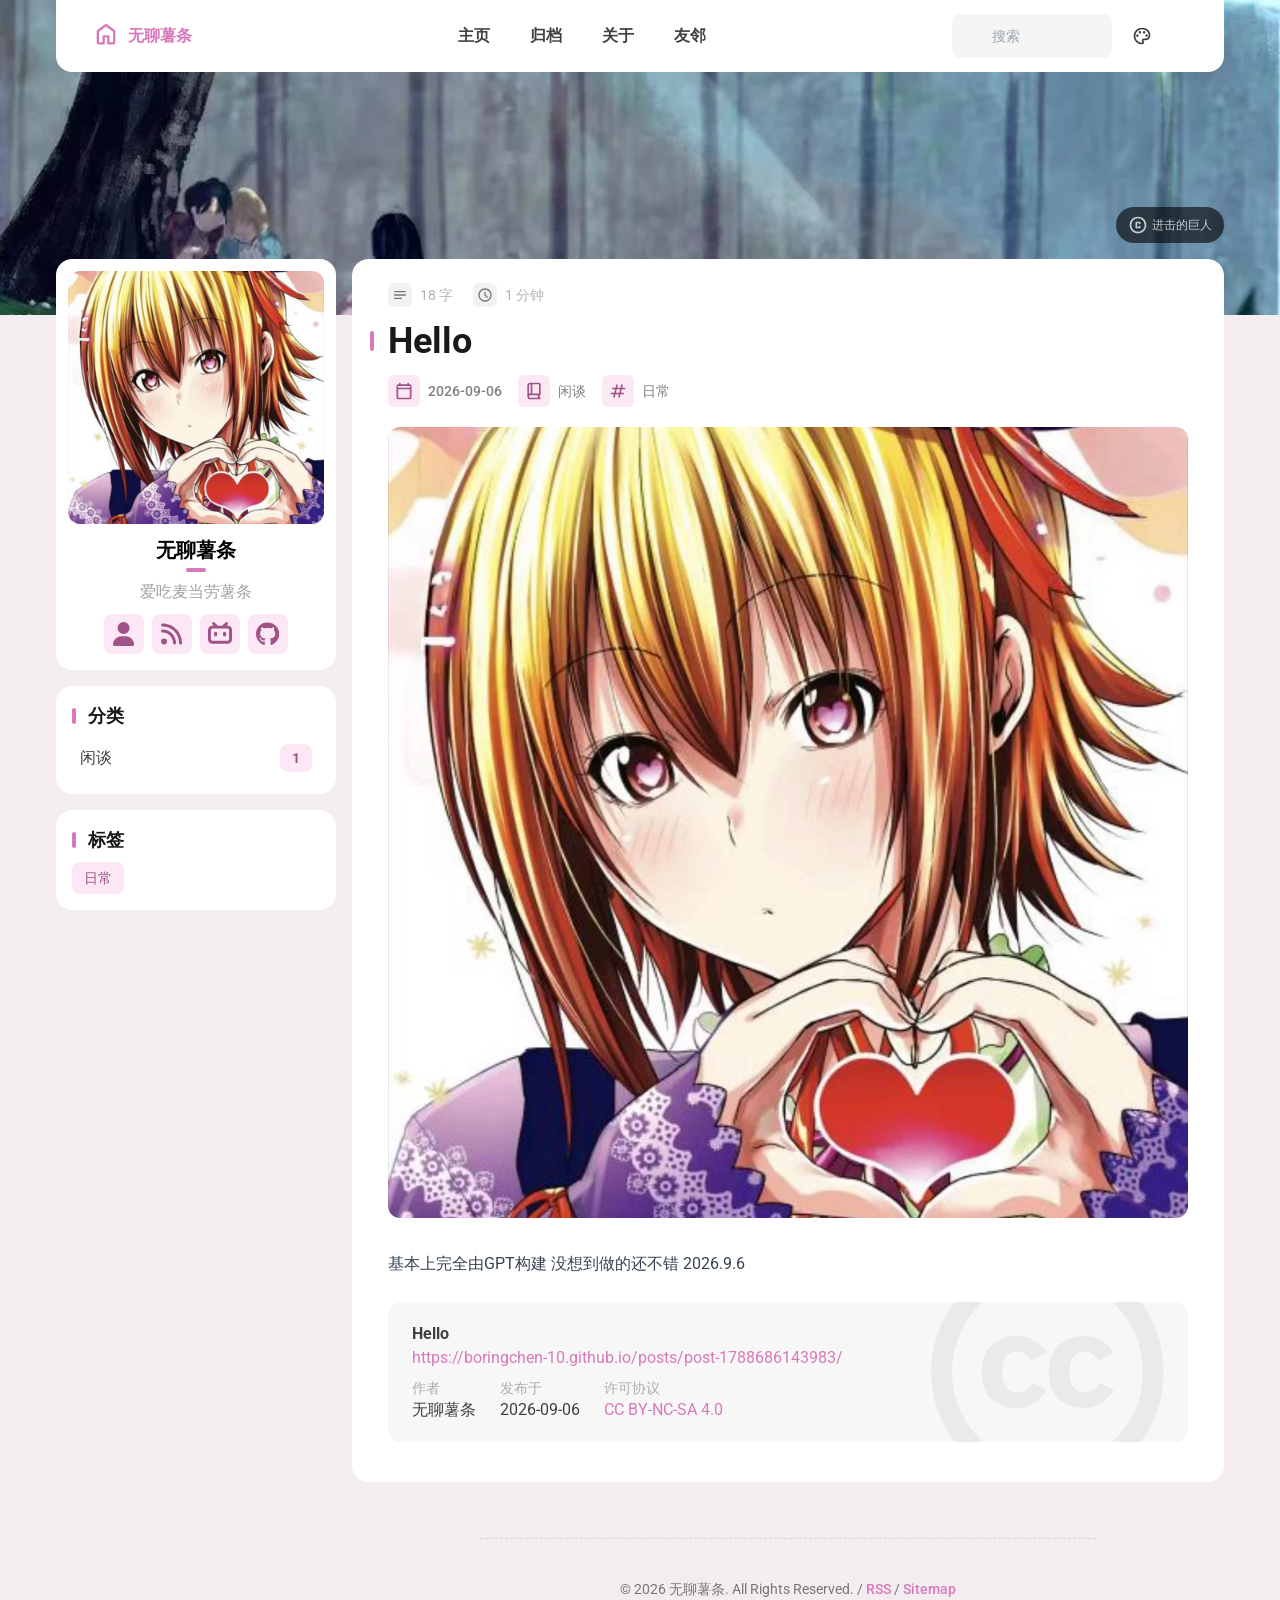
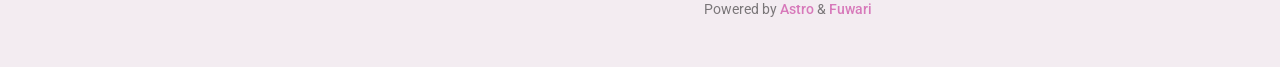
<file: posts/post-1788686143983/index.html>
<!DOCTYPE html><html lang="zh-CN" class="bg-[var(--page-bg)] transition text-[14px] md:text-[16px]" data-overlayscrollbars-initialize data-astro-cid-sckkx6r4 style="--bannerOffset: 15vh;--banner-height-home: 65vh;--banner-height: 35vh;--configHue: 340;--page-width: 75rem;"> <head><title>Hello - 无聊薯条</title><meta charset="UTF-8"><meta name="description" content="基本上完全由GPT构建 
"><meta name="author" content="无聊薯条"><meta property="og:site_name" content="无聊薯条"><meta property="og:url" content="https://boringchen-10.github.io/posts/post-1788686143983/"><meta property="og:title" content="Hello - 无聊薯条"><meta property="og:description" content="基本上完全由GPT构建 
"><meta property="og:type" content="article"><meta name="twitter:card" content="summary_large_image"><meta property="twitter:url" content="https://boringchen-10.github.io/posts/post-1788686143983/"><meta name="twitter:title" content="Hello - 无聊薯条"><meta name="twitter:description" content="基本上完全由GPT构建 
"><meta name="viewport" content="width=device-width"><meta name="generator" content="Astro v5.13.10"><link rel="icon" href="/favicon/favicon-light-32.png" sizes="32x32" media="(prefers-color-scheme: light)"><link rel="icon" href="/favicon/favicon-light-128.png" sizes="128x128" media="(prefers-color-scheme: light)"><link rel="icon" href="/favicon/favicon-light-180.png" sizes="180x180" media="(prefers-color-scheme: light)"><link rel="icon" href="/favicon/favicon-light-192.png" sizes="192x192" media="(prefers-color-scheme: light)"><link rel="icon" href="/favicon/favicon-dark-32.png" sizes="32x32" media="(prefers-color-scheme: dark)"><link rel="icon" href="/favicon/favicon-dark-128.png" sizes="128x128" media="(prefers-color-scheme: dark)"><link rel="icon" href="/favicon/favicon-dark-180.png" sizes="180x180" media="(prefers-color-scheme: dark)"><link rel="icon" href="/favicon/favicon-dark-192.png" sizes="192x192" media="(prefers-color-scheme: dark)"><!-- Set the theme before the page is rendered to avoid a flash --><script>(function(){const DEFAULT_THEME = "auto";
const LIGHT_MODE = "light";
const DARK_MODE = "dark";
const AUTO_MODE = "auto";
const BANNER_HEIGHT_EXTEND = 30;
const PAGE_WIDTH = 75;
const configHue = 340;

			// Load the theme from local storage
			const theme = localStorage.getItem('theme') || DEFAULT_THEME;
			switch (theme) {
				case LIGHT_MODE:
					document.documentElement.classList.remove('dark');
					break
				case DARK_MODE:
					document.documentElement.classList.add('dark');
					break
				case AUTO_MODE:
					if (window.matchMedia('(prefers-color-scheme: dark)').matches) {
						document.documentElement.classList.add('dark');
					} else {
						document.documentElement.classList.remove('dark');
					}
			}

			// Load the hue from local storage
			const hue = localStorage.getItem('hue') || configHue;
			document.documentElement.style.setProperty('--hue', hue);

			// calculate the --banner-height-extend, which needs to be a multiple of 4 to avoid blurry text
			let offset = Math.floor(window.innerHeight * (BANNER_HEIGHT_EXTEND / 100));
			offset = offset - offset % 4;
			document.documentElement.style.setProperty('--banner-height-extend', `${offset}px`);
		})();</script><!-- defines global css variables. This will be applied to <html> <body> and some other elements idk why --><script type="application/ld+json">{"@context":"https://schema.org","@type":"BlogPosting","headline":"Hello","description":"基本上完全由GPT构建 \n","keywords":["日常"],"author":{"@type":"Person","name":"无聊薯条","url":"https://boringchen-10.github.io/"},"datePublished":"2026-09-06","inLanguage":"zh-CN"}</script><link rel="alternate" type="application/rss+xml" title="无聊薯条" href="https://boringchen-10.github.io/rss.xml"><link rel="stylesheet" href="/_astro/Layout.DSulWsr7.css">
<link rel="stylesheet" href="/_astro/Layout.y4KPJ9hc.css">
<link rel="stylesheet" href="/_astro/_page_.DF8texID.css">
<link rel="stylesheet" href="/_astro/about.BtniRLn_.css">
<style>input.svelte-1wah7ro:focus{outline:0}.search-panel.svelte-1wah7ro{max-height:calc(100vh - 100px);overflow-y:auto}
#display-setting.svelte-d7tq3k input[type=range]:where(.svelte-d7tq3k){-webkit-appearance:none;height:1.5rem;background-image:var(--color-selection-bar);transition:background-image .15s ease-in-out}#display-setting.svelte-d7tq3k input[type=range]:where(.svelte-d7tq3k)::-webkit-slider-thumb{-webkit-appearance:none;height:1rem;width:.5rem;border-radius:.125rem;background:#ffffffb3;box-shadow:none}#display-setting.svelte-d7tq3k input[type=range]:where(.svelte-d7tq3k)::-webkit-slider-thumb:hover{background:#fffc}#display-setting.svelte-d7tq3k input[type=range]:where(.svelte-d7tq3k)::-webkit-slider-thumb:active{background:#fff9}#display-setting.svelte-d7tq3k input[type=range]:where(.svelte-d7tq3k)::-moz-range-thumb{-webkit-appearance:none;height:1rem;width:.5rem;border-radius:.125rem;border-width:0;background:#ffffffb3;box-shadow:none}#display-setting.svelte-d7tq3k input[type=range]:where(.svelte-d7tq3k)::-moz-range-thumb:hover{background:#fffc}#display-setting.svelte-d7tq3k input[type=range]:where(.svelte-d7tq3k)::-moz-range-thumb:active{background:#fff9}#display-setting.svelte-d7tq3k input[type=range]:where(.svelte-d7tq3k)::-ms-thumb{-webkit-appearance:none;height:1rem;width:.5rem;border-radius:.125rem;background:#ffffffb3;box-shadow:none}#display-setting.svelte-d7tq3k input[type=range]:where(.svelte-d7tq3k)::-ms-thumb:hover{background:#fffc}#display-setting.svelte-d7tq3k input[type=range]:where(.svelte-d7tq3k)::-ms-thumb:active{background:#fff9}
</style><script type="module" src="/_astro/page.Z8IJTFqj.js"></script></head> <body class=" min-h-screen transition  enable-banner" data-overlayscrollbars-initialize data-astro-cid-sckkx6r4 style="--bannerOffset: 15vh;--banner-height-home: 65vh;--banner-height: 35vh;--configHue: 340;--page-width: 75rem;"> <div id="config-carrier" data-hue="340"></div>     <div id="top-row" class="z-50 pointer-events-none relative transition-all duration-700 max-w-[var(--page-width)] px-0 md:px-4 mx-auto"> <div id="navbar-wrapper" class="pointer-events-auto sticky top-0 transition-all"> <div id="navbar" class="z-50 onload-animation"> <div class="absolute h-8 left-0 right-0 -top-8 bg-[var(--card-bg)] transition"></div> <!-- used for onload animation --> <div class="card-base !overflow-visible max-w-[var(--page-width)] h-[4.5rem] !rounded-t-none mx-auto flex items-center justify-between px-4"> <a href="/" class="btn-plain scale-animation rounded-lg h-[3.25rem] px-5 font-bold active:scale-95"> <div class="flex flex-row text-[var(--primary)] items-center text-md"> <svg width="1em" height="1em" class="text-[1.75rem] mb-1 mr-2" data-icon="material-symbols:home-outline-rounded">   <symbol id="ai:material-symbols:home-outline-rounded" viewBox="0 0 24 24"><path fill="currentColor" d="M6 19h3v-5q0-.425.288-.712T10 13h4q.425 0 .713.288T15 14v5h3v-9l-6-4.5L6 10zm-2 0v-9q0-.475.213-.9t.587-.7l6-4.5q.525-.4 1.2-.4t1.2.4l6 4.5q.375.275.588.7T20 10v9q0 .825-.588 1.413T18 21h-4q-.425 0-.712-.288T13 20v-5h-2v5q0 .425-.288.713T10 21H6q-.825 0-1.412-.587T4 19m8-6.75"/></symbol><use href="#ai:material-symbols:home-outline-rounded"></use>  </svg> 无聊薯条 </div> </a> <div class="hidden md:flex"> <a aria-label="主页" href="/" class="btn-plain scale-animation rounded-lg h-11 font-bold px-5 active:scale-95"> <div class="flex items-center"> 主页  </div> </a><a aria-label="归档" href="/archive/" class="btn-plain scale-animation rounded-lg h-11 font-bold px-5 active:scale-95"> <div class="flex items-center"> 归档  </div> </a><a aria-label="关于" href="/about/" class="btn-plain scale-animation rounded-lg h-11 font-bold px-5 active:scale-95"> <div class="flex items-center"> 关于  </div> </a><a aria-label="友邻" href="/friends/" class="btn-plain scale-animation rounded-lg h-11 font-bold px-5 active:scale-95"> <div class="flex items-center"> 友邻  </div> </a> </div> <div class="flex"> <!--<SearchPanel client:load>--> <style>astro-island,astro-slot,astro-static-slot{display:contents}</style><script>(()=>{var e=async t=>{await(await t())()};(self.Astro||(self.Astro={})).only=e;window.dispatchEvent(new Event("astro:only"));})();</script><script>(()=>{var A=Object.defineProperty;var g=(i,o,a)=>o in i?A(i,o,{enumerable:!0,configurable:!0,writable:!0,value:a}):i[o]=a;var d=(i,o,a)=>g(i,typeof o!="symbol"?o+"":o,a);{let i={0:t=>m(t),1:t=>a(t),2:t=>new RegExp(t),3:t=>new Date(t),4:t=>new Map(a(t)),5:t=>new Set(a(t)),6:t=>BigInt(t),7:t=>new URL(t),8:t=>new Uint8Array(t),9:t=>new Uint16Array(t),10:t=>new Uint32Array(t),11:t=>1/0*t},o=t=>{let[l,e]=t;return l in i?i[l](e):void 0},a=t=>t.map(o),m=t=>typeof t!="object"||t===null?t:Object.fromEntries(Object.entries(t).map(([l,e])=>[l,o(e)]));class y extends HTMLElement{constructor(){super(...arguments);d(this,"Component");d(this,"hydrator");d(this,"hydrate",async()=>{var b;if(!this.hydrator||!this.isConnected)return;let e=(b=this.parentElement)==null?void 0:b.closest("astro-island[ssr]");if(e){e.addEventListener("astro:hydrate",this.hydrate,{once:!0});return}let c=this.querySelectorAll("astro-slot"),n={},h=this.querySelectorAll("template[data-astro-template]");for(let r of h){let s=r.closest(this.tagName);s!=null&&s.isSameNode(this)&&(n[r.getAttribute("data-astro-template")||"default"]=r.innerHTML,r.remove())}for(let r of c){let s=r.closest(this.tagName);s!=null&&s.isSameNode(this)&&(n[r.getAttribute("name")||"default"]=r.innerHTML)}let p;try{p=this.hasAttribute("props")?m(JSON.parse(this.getAttribute("props"))):{}}catch(r){let s=this.getAttribute("component-url")||"<unknown>",v=this.getAttribute("component-export");throw v&&(s+=` (export ${v})`),console.error(`[hydrate] Error parsing props for component ${s}`,this.getAttribute("props"),r),r}let u;await this.hydrator(this)(this.Component,p,n,{client:this.getAttribute("client")}),this.removeAttribute("ssr"),this.dispatchEvent(new CustomEvent("astro:hydrate"))});d(this,"unmount",()=>{this.isConnected||this.dispatchEvent(new CustomEvent("astro:unmount"))})}disconnectedCallback(){document.removeEventListener("astro:after-swap",this.unmount),document.addEventListener("astro:after-swap",this.unmount,{once:!0})}connectedCallback(){if(!this.hasAttribute("await-children")||document.readyState==="interactive"||document.readyState==="complete")this.childrenConnectedCallback();else{let e=()=>{document.removeEventListener("DOMContentLoaded",e),c.disconnect(),this.childrenConnectedCallback()},c=new MutationObserver(()=>{var n;((n=this.lastChild)==null?void 0:n.nodeType)===Node.COMMENT_NODE&&this.lastChild.nodeValue==="astro:end"&&(this.lastChild.remove(),e())});c.observe(this,{childList:!0}),document.addEventListener("DOMContentLoaded",e)}}async childrenConnectedCallback(){let e=this.getAttribute("before-hydration-url");e&&await import(e),this.start()}async start(){let e=JSON.parse(this.getAttribute("opts")),c=this.getAttribute("client");if(Astro[c]===void 0){window.addEventListener(`astro:${c}`,()=>this.start(),{once:!0});return}try{await Astro[c](async()=>{let n=this.getAttribute("renderer-url"),[h,{default:p}]=await Promise.all([import(this.getAttribute("component-url")),n?import(n):()=>()=>{}]),u=this.getAttribute("component-export")||"default";if(!u.includes("."))this.Component=h[u];else{this.Component=h;for(let f of u.split("."))this.Component=this.Component[f]}return this.hydrator=p,this.hydrate},e,this)}catch(n){console.error(`[astro-island] Error hydrating ${this.getAttribute("component-url")}`,n)}}attributeChangedCallback(){this.hydrate()}}d(y,"observedAttributes",["props"]),customElements.get("astro-island")||customElements.define("astro-island",y)}})();</script><astro-island uid="1YpBDl" component-url="/_astro/Search.DsDdX_75.js" component-export="default" renderer-url="/_astro/client.svelte.DtgWYCWT.js" props="{}" ssr client="only" opts="{&quot;name&quot;:&quot;Search&quot;,&quot;value&quot;:&quot;svelte&quot;}"></astro-island> <button aria-label="Display Settings" class="btn-plain scale-animation rounded-lg h-11 w-11 active:scale-90" id="display-settings-switch"> <svg width="1em" height="1em" class="text-[1.25rem]" data-icon="material-symbols:palette-outline">   <symbol id="ai:material-symbols:palette-outline" viewBox="0 0 24 24"><path fill="currentColor" d="M12 22q-2.05 0-3.875-.788t-3.187-2.15t-2.15-3.187T2 12q0-2.075.813-3.9t2.2-3.175T8.25 2.788T12.2 2q2 0 3.775.688t3.113 1.9t2.125 2.875T22 11.05q0 2.875-1.75 4.413T16 17h-1.85q-.225 0-.312.125t-.088.275q0 .3.375.863t.375 1.287q0 1.25-.687 1.85T12 22m-5.5-9q.65 0 1.075-.425T8 11.5t-.425-1.075T6.5 10t-1.075.425T5 11.5t.425 1.075T6.5 13m3-4q.65 0 1.075-.425T11 7.5t-.425-1.075T9.5 6t-1.075.425T8 7.5t.425 1.075T9.5 9m5 0q.65 0 1.075-.425T16 7.5t-.425-1.075T14.5 6t-1.075.425T13 7.5t.425 1.075T14.5 9m3 4q.65 0 1.075-.425T19 11.5t-.425-1.075T17.5 10t-1.075.425T16 11.5t.425 1.075T17.5 13M12 20q.225 0 .363-.125t.137-.325q0-.35-.375-.825T11.75 17.3q0-1.05.725-1.675T14.25 15H16q1.65 0 2.825-.962T20 11.05q0-3.025-2.312-5.038T12.2 4Q8.8 4 6.4 6.325T4 12q0 3.325 2.338 5.663T12 20"/></symbol><use href="#ai:material-symbols:palette-outline"></use>  </svg> </button> <astro-island uid="Z1mdbak" component-url="/_astro/LightDarkSwitch.BwgWSjSu.js" component-export="default" renderer-url="/_astro/client.svelte.DtgWYCWT.js" props="{}" ssr client="only" opts="{&quot;name&quot;:&quot;LightDarkSwitch&quot;,&quot;value&quot;:&quot;svelte&quot;}"></astro-island> <button aria-label="Menu" name="Nav Menu" class="btn-plain scale-animation rounded-lg w-11 h-11 active:scale-90 md:!hidden" id="nav-menu-switch"> <svg width="1em" height="1em" class="text-[1.25rem]" data-icon="material-symbols:menu-rounded">   <symbol id="ai:material-symbols:menu-rounded" viewBox="0 0 24 24"><path fill="currentColor" d="M4 18q-.425 0-.712-.288T3 17t.288-.712T4 16h16q.425 0 .713.288T21 17t-.288.713T20 18zm0-5q-.425 0-.712-.288T3 12t.288-.712T4 11h16q.425 0 .713.288T21 12t-.288.713T20 13zm0-5q-.425 0-.712-.288T3 7t.288-.712T4 6h16q.425 0 .713.288T21 7t-.288.713T20 8z"/></symbol><use href="#ai:material-symbols:menu-rounded"></use>  </svg> </button> </div> <div id="nav-menu-panel" class="float-panel float-panel-closed absolute transition-all fixed right-4 px-2 py-2"> <a href="/" class="group flex justify-between items-center py-2 pl-3 pr-1 rounded-lg gap-8
            hover:bg-[var(--btn-plain-bg-hover)] active:bg-[var(--btn-plain-bg-active)] transition
        "> <div class="transition text-black/75 dark:text-white/75 font-bold group-hover:text-[var(--primary)] group-active:text-[var(--primary)]"> 主页 </div> <svg width="1em" height="1em" class="transition text-[1.25rem] text-[var(--primary)]" data-icon="material-symbols:chevron-right-rounded">   <symbol id="ai:material-symbols:chevron-right-rounded" viewBox="0 0 24 24"><path fill="currentColor" d="M12.6 12L8.7 8.1q-.275-.275-.275-.7t.275-.7t.7-.275t.7.275l4.6 4.6q.15.15.213.325t.062.375t-.062.375t-.213.325l-4.6 4.6q-.275.275-.7.275t-.7-.275t-.275-.7t.275-.7z"/></symbol><use href="#ai:material-symbols:chevron-right-rounded"></use>  </svg>  </a><a href="/archive/" class="group flex justify-between items-center py-2 pl-3 pr-1 rounded-lg gap-8
            hover:bg-[var(--btn-plain-bg-hover)] active:bg-[var(--btn-plain-bg-active)] transition
        "> <div class="transition text-black/75 dark:text-white/75 font-bold group-hover:text-[var(--primary)] group-active:text-[var(--primary)]"> 归档 </div> <svg width="1em" height="1em" viewBox="0 0 24 24" class="transition text-[1.25rem] text-[var(--primary)]" data-icon="material-symbols:chevron-right-rounded">   <use href="#ai:material-symbols:chevron-right-rounded"></use>  </svg>  </a><a href="/about/" class="group flex justify-between items-center py-2 pl-3 pr-1 rounded-lg gap-8
            hover:bg-[var(--btn-plain-bg-hover)] active:bg-[var(--btn-plain-bg-active)] transition
        "> <div class="transition text-black/75 dark:text-white/75 font-bold group-hover:text-[var(--primary)] group-active:text-[var(--primary)]"> 关于 </div> <svg width="1em" height="1em" viewBox="0 0 24 24" class="transition text-[1.25rem] text-[var(--primary)]" data-icon="material-symbols:chevron-right-rounded">   <use href="#ai:material-symbols:chevron-right-rounded"></use>  </svg>  </a><a href="/friends/" class="group flex justify-between items-center py-2 pl-3 pr-1 rounded-lg gap-8
            hover:bg-[var(--btn-plain-bg-hover)] active:bg-[var(--btn-plain-bg-active)] transition
        "> <div class="transition text-black/75 dark:text-white/75 font-bold group-hover:text-[var(--primary)] group-active:text-[var(--primary)]"> 友邻 </div> <svg width="1em" height="1em" viewBox="0 0 24 24" class="transition text-[1.25rem] text-[var(--primary)]" data-icon="material-symbols:chevron-right-rounded">   <use href="#ai:material-symbols:chevron-right-rounded"></use>  </svg>  </a> </div> <astro-island uid="rd1gw" component-url="/_astro/DisplaySettings.BLJ7oceC.js" component-export="default" renderer-url="/_astro/client.svelte.DtgWYCWT.js" props="{}" ssr client="only" opts="{&quot;name&quot;:&quot;DisplaySettings&quot;,&quot;value&quot;:&quot;svelte&quot;}"></astro-island> </div> </div> <script type="module">function c(){localStorage.theme==="dark"?(document.documentElement.classList.remove("dark"),localStorage.theme="light"):(document.documentElement.classList.add("dark"),localStorage.theme="dark")}function o(){let t=document.getElementById("scheme-switch");t&&(t.onclick=function(){c()});let n=document.getElementById("display-settings-switch");n&&(n.onclick=function(){let e=document.getElementById("display-setting");e&&e.classList.toggle("float-panel-closed")});let l=document.getElementById("nav-menu-switch");l&&(l.onclick=function(){let e=document.getElementById("nav-menu-panel");e&&e.classList.toggle("float-panel-closed")})}o();</script> <script>(function(){const scriptUrl = "/pagefind/pagefind.js";

async function loadPagefind() {
    try {
        const response = await fetch(scriptUrl, { method: 'HEAD' });
        if (!response.ok) {
            throw new Error(`Pagefind script not found: ${response.status}`);
        }

        const pagefind = await import(scriptUrl);

        await pagefind.options({
            excerptLength: 20
        });

        window.pagefind = pagefind;

        document.dispatchEvent(new CustomEvent('pagefindready'));
        console.log('Pagefind loaded and initialized successfully, event dispatched.');
    } catch (error) {
        console.error('Failed to load Pagefind:', error);
        window.pagefind = {
            search: () => Promise.resolve({ results: [] }),
            options: () => Promise.resolve(),
        };
        document.dispatchEvent(new CustomEvent('pagefindloaderror'));
        console.log('Pagefind load error, event dispatched.');
    }
}

if (document.readyState === 'loading') {
    document.addEventListener('DOMContentLoaded', loadPagefind);
} else {
    loadPagefind();
}
})();</script> </div> </div>  <div id="banner-wrapper" class="absolute z-10 w-full transition duration-700 overflow-hidden" style="top: -30vh"> <div id="banner" class="object-cover h-full transition duration-700 opacity-0 scale-105 overflow-hidden relative"> <div class="transition absolute inset-0 dark:bg-black/10 bg-opacity-50 pointer-events-none"></div>  <img src="/uploads/1788684751264-db64607d.webp" alt="Banner image of the blog" class="w-full h-full object-cover" style="object-position: center"> </div> </div> <div class="absolute w-full z-30 pointer-events-none" style="top: calc(35vh - 3.5rem)"> <!-- The pointer-events-none here prevent blocking the click event of the TOC --> <div class="relative max-w-[var(--page-width)] mx-auto pointer-events-auto"> <div id="main-grid" class="transition duration-700 w-full left-0 right-0 grid grid-cols-[17.5rem_auto] grid-rows-[auto_1fr_auto] lg:grid-rows-[auto]
    mx-auto gap-4 px-0 md:px-4"> <!-- Banner image credit --> <a href="https://unsplash.com/" id="banner-credit" target="_blank" rel="noopener" aria-label="Visit image source" class="group onload-animation transition-all absolute flex justify-center items-center rounded-full px-3 right-4 -top-[3.25rem] bg-black/60 hover:bg-black/70 h-9 hover:pr-9 active:bg-black/80"> <svg width="1em" height="1em" class="text-white/75 text-[1.25rem] mr-1" data-icon="material-symbols:copyright-outline-rounded">   <symbol id="ai:material-symbols:copyright-outline-rounded" viewBox="0 0 24 24"><path fill="currentColor" d="M12 22q-2.075 0-3.9-.788t-3.175-2.137T2.788 15.9T2 12t.788-3.9t2.137-3.175T8.1 2.788T12 2t3.9.788t3.175 2.137T21.213 8.1T22 12t-.788 3.9t-2.137 3.175t-3.175 2.138T12 22m0-2q3.35 0 5.675-2.325T20 12t-2.325-5.675T12 4T6.325 6.325T4 12t2.325 5.675T12 20m-2-4h4q.425 0 .713-.288T15 15v-1q0-.425-.288-.712T14 13t-.712.288T13 14h-2v-4h2q0 .425.288.713T14 11t.713-.288T15 10V9q0-.425-.288-.712T14 8h-4q-.425 0-.712.288T9 9v6q0 .425.288.713T10 16"/></symbol><use href="#ai:material-symbols:copyright-outline-rounded"></use>  </svg> <div class="text-white/75 text-xs">进击的巨人</div> <svg width="1em" height="1em" class="transition absolute text-[oklch(0.75_0.14_var(--hue))] right-4 text-[0.75rem] opacity-0 group-hover:opacity-100" data-icon="fa6-solid:arrow-up-right-from-square">   <symbol id="ai:fa6-solid:arrow-up-right-from-square" viewBox="0 0 512 512"><path fill="currentColor" d="M320 0c-17.7 0-32 14.3-32 32s14.3 32 32 32h82.7L201.4 265.4c-12.5 12.5-12.5 32.8 0 45.3s32.8 12.5 45.3 0L448 109.3V192c0 17.7 14.3 32 32 32s32-14.3 32-32V32c0-17.7-14.3-32-32-32zM80 32C35.8 32 0 67.8 0 112v320c0 44.2 35.8 80 80 80h320c44.2 0 80-35.8 80-80V320c0-17.7-14.3-32-32-32s-32 14.3-32 32v112c0 8.8-7.2 16-16 16H80c-8.8 0-16-7.2-16-16V112c0-8.8 7.2-16 16-16h112c17.7 0 32-14.3 32-32s-14.3-32-32-32z"/></symbol><use href="#ai:fa6-solid:arrow-up-right-from-square"></use>  </svg> </a> <div id="sidebar" class="mb-4 row-start-2 row-end-3 col-span-2 lg:row-start-1 lg:row-end-2 lg:col-span-1 lg:max-w-[17.5rem] onload-animation w-full"> <div class="flex flex-col w-full gap-4 mb-4"> <div class="card-base p-3"> <a aria-label="Go to About Page" href="/about/" class="group block relative mx-auto mt-1 lg:mx-0 lg:mt-0 mb-3
       max-w-[12rem] lg:max-w-none overflow-hidden rounded-xl active:scale-95"> <div class="absolute transition pointer-events-none group-hover:bg-black/30 group-active:bg-black/50
        w-full h-full z-50 flex items-center justify-center"> <svg width="1.13em" height="1em" class="transition opacity-0 scale-90 group-hover:scale-100 group-hover:opacity-100 text-white text-5xl" data-icon="fa6-regular:address-card">   <symbol id="ai:fa6-regular:address-card" viewBox="0 0 576 512"><path fill="currentColor" d="M512 80c8.8 0 16 7.2 16 16v320c0 8.8-7.2 16-16 16H64c-8.8 0-16-7.2-16-16V96c0-8.8 7.2-16 16-16zM64 32C28.7 32 0 60.7 0 96v320c0 35.3 28.7 64 64 64h448c35.3 0 64-28.7 64-64V96c0-35.3-28.7-64-64-64zm144 224a64 64 0 1 0 0-128a64 64 0 1 0 0 128m-32 32c-44.2 0-80 35.8-80 80c0 8.8 7.2 16 16 16h192c8.8 0 16-7.2 16-16c0-44.2-35.8-80-80-80zm200-144c-13.3 0-24 10.7-24 24s10.7 24 24 24h80c13.3 0 24-10.7 24-24s-10.7-24-24-24zm0 96c-13.3 0-24 10.7-24 24s10.7 24 24 24h80c13.3 0 24-10.7 24-24s-10.7-24-24-24z"/></symbol><use href="#ai:fa6-regular:address-card"></use>  </svg> </div> <div class="mx-auto lg:w-full h-full lg:mt-0  overflow-hidden relative"> <div class="transition absolute inset-0 dark:bg-black/10 bg-opacity-50 pointer-events-none"></div>  <img src="/uploads/1788684614090-f6f61b46.webp" alt="Profile Image of the Author" class="w-full h-full object-cover" style="object-position: center"> </div> </a> <div class="px-2"> <div class="font-bold text-xl text-center mb-1 dark:text-neutral-50 transition">无聊薯条</div> <div class="h-1 w-5 bg-[var(--primary)] mx-auto rounded-full mb-2 transition"></div> <div class="text-center text-neutral-400 mb-2.5 transition">爱吃麦当劳薯条</div> <div class="flex flex-wrap gap-2 justify-center mb-1"> <a rel="me" aria-label="关于我" href="/about/" target="_blank" class="btn-regular rounded-lg h-10 w-10 active:scale-90"> <svg width="0.88em" height="1em" class="text-[1.5rem]" data-icon="fa6-solid:user">   <symbol id="ai:fa6-solid:user" viewBox="0 0 448 512"><path fill="currentColor" d="M224 256a128 128 0 1 0 0-256a128 128 0 1 0 0 256m-45.7 48C79.8 304 0 383.8 0 482.3C0 498.7 13.3 512 29.7 512h388.6c16.4 0 29.7-13.3 29.7-29.7c0-98.5-79.8-178.3-178.3-178.3z"/></symbol><use href="#ai:fa6-solid:user"></use>  </svg> </a><a rel="me" aria-label="RSS 订阅" href="/rss.xml" target="_blank" class="btn-regular rounded-lg h-10 w-10 active:scale-90"> <svg width="0.88em" height="1em" class="text-[1.5rem]" data-icon="fa6-solid:rss">   <symbol id="ai:fa6-solid:rss" viewBox="0 0 448 512"><path fill="currentColor" d="M0 64c0-17.7 14.3-32 32-32c229.8 0 416 186.2 416 416c0 17.7-14.3 32-32 32s-32-14.3-32-32C384 253.6 226.4 96 32 96C14.3 96 0 81.7 0 64m0 352a64 64 0 1 1 128 0a64 64 0 1 1-128 0m32-256c159.1 0 288 128.9 288 288c0 17.7-14.3 32-32 32s-32-14.3-32-32c0-123.7-100.3-224-224-224c-17.7 0-32-14.3-32-32s14.3-32 32-32"/></symbol><use href="#ai:fa6-solid:rss"></use>  </svg> </a><a rel="me" aria-label="友邻" href="/friends/" target="_blank" class="btn-regular rounded-lg h-10 w-10 active:scale-90"> <svg width="1em" height="1em" class="text-[1.5rem]" data-icon="fa6-brands:bilibili">   <symbol id="ai:fa6-brands:bilibili" viewBox="0 0 512 512"><path fill="currentColor" d="M488.6 104.1c16.7 18.1 24.4 39.7 23.3 65.7v202.4c-.4 26.4-9.2 48.1-26.5 65.1c-17.2 17-39.1 25.9-65.5 26.7H92.02c-26.45-.8-48.21-9.8-65.28-27.2C9.682 419.4.767 396.5 0 368.2V169.8c.767-26 9.682-47.6 26.74-65.7C43.81 87.75 65.57 78.77 92.02 78h29.38L96.05 52.19c-5.75-5.73-8.63-13-8.63-21.79c0-8.8 2.88-16.06 8.63-21.797C101.8 2.868 109.1 0 117.9 0q13.2 0 21.9 8.603L213.1 78h88l74.5-69.397C381.7 2.868 389.2 0 398 0q13.2 0 21.9 8.603c5.7 5.737 8.6 12.997 8.6 21.797c0 8.79-2.9 16.06-8.6 21.79L394.6 78h29.3c26.4.77 48 9.75 64.7 26.1m-38.8 69.7c-.4-9.6-3.7-17.4-10.7-23.5c-5.2-6.1-14-9.4-22.7-9.8H96.05c-9.59.4-17.45 3.7-23.58 9.8c-6.14 6.1-9.4 13.9-9.78 23.5v194.4c0 9.2 3.26 17 9.78 23.5s14.38 9.8 23.58 9.8H416.4c9.2 0 17-3.3 23.3-9.8s9.7-14.3 10.1-23.5zm-264.3 42.7c6.3 6.3 9.7 14.1 10.1 23.2V273c-.4 9.2-3.7 16.9-9.8 23.2c-6.2 6.3-14 9.5-23.6 9.5s-17.5-3.2-23.6-9.5s-9.4-14-9.8-23.2v-33.3c.4-9.1 3.8-16.9 10.1-23.2s13.2-9.6 23.3-10c9.2.4 17 3.7 23.3 10m191.5 0c6.3 6.3 9.7 14.1 10.1 23.2V273c-.4 9.2-3.7 16.9-9.8 23.2s-14 9.5-23.6 9.5s-17.4-3.2-23.6-9.5c-7-6.3-9.4-14-9.7-23.2v-33.3c.3-9.1 3.7-16.9 10-23.2s14.1-9.6 23.3-10c9.2.4 17 3.7 23.3 10"/></symbol><use href="#ai:fa6-brands:bilibili"></use>  </svg> </a><a rel="me" aria-label="新链接" href="/" target="_blank" class="btn-regular rounded-lg h-10 w-10 active:scale-90"> <svg width="0.97em" height="1em" class="text-[1.5rem]" data-icon="fa6-brands:github">   <symbol id="ai:fa6-brands:github" viewBox="0 0 496 512"><path fill="currentColor" d="M165.9 397.4c0 2-2.3 3.6-5.2 3.6c-3.3.3-5.6-1.3-5.6-3.6c0-2 2.3-3.6 5.2-3.6c3-.3 5.6 1.3 5.6 3.6m-31.1-4.5c-.7 2 1.3 4.3 4.3 4.9c2.6 1 5.6 0 6.2-2s-1.3-4.3-4.3-5.2c-2.6-.7-5.5.3-6.2 2.3m44.2-1.7c-2.9.7-4.9 2.6-4.6 4.9c.3 2 2.9 3.3 5.9 2.6c2.9-.7 4.9-2.6 4.6-4.6c-.3-1.9-3-3.2-5.9-2.9M244.8 8C106.1 8 0 113.3 0 252c0 110.9 69.8 205.8 169.5 239.2c12.8 2.3 17.3-5.6 17.3-12.1c0-6.2-.3-40.4-.3-61.4c0 0-70 15-84.7-29.8c0 0-11.4-29.1-27.8-36.6c0 0-22.9-15.7 1.6-15.4c0 0 24.9 2 38.6 25.8c21.9 38.6 58.6 27.5 72.9 20.9c2.3-16 8.8-27.1 16-33.7c-55.9-6.2-112.3-14.3-112.3-110.5c0-27.5 7.6-41.3 23.6-58.9c-2.6-6.5-11.1-33.3 2.6-67.9c20.9-6.5 69 27 69 27c20-5.6 41.5-8.5 62.8-8.5s42.8 2.9 62.8 8.5c0 0 48.1-33.6 69-27c13.7 34.7 5.2 61.4 2.6 67.9c16 17.7 25.8 31.5 25.8 58.9c0 96.5-58.9 104.2-114.8 110.5c9.2 7.9 17 22.9 17 46.4c0 33.7-.3 75.4-.3 83.6c0 6.5 4.6 14.4 17.3 12.1C428.2 457.8 496 362.9 496 252C496 113.3 383.5 8 244.8 8M97.2 352.9c-1.3 1-1 3.3.7 5.2c1.6 1.6 3.9 2.3 5.2 1c1.3-1 1-3.3-.7-5.2c-1.6-1.6-3.9-2.3-5.2-1m-10.8-8.1c-.7 1.3.3 2.9 2.3 3.9c1.6 1 3.6.7 4.3-.7c.7-1.3-.3-2.9-2.3-3.9c-2-.6-3.6-.3-4.3.7m32.4 35.6c-1.6 1.3-1 4.3 1.3 6.2c2.3 2.3 5.2 2.6 6.5 1c1.3-1.3.7-4.3-1.3-6.2c-2.2-2.3-5.2-2.6-6.5-1m-11.4-14.7c-1.6 1-1.6 3.6 0 5.9s4.3 3.3 5.6 2.3c1.6-1.3 1.6-3.9 0-6.2c-1.4-2.3-4-3.3-5.6-2"/></symbol><use href="#ai:fa6-brands:github"></use>  </svg> </a>  </div> </div> </div> </div> <div id="sidebar-sticky" class="transition-all duration-700 flex flex-col w-full gap-4 top-4 sticky top-4"> <widget-layout data-id="categories" data-is-collapsed="false" class="pb-4 card-base onload-animation" style="animation-delay: 150ms; --collapsedHeight: 7.5rem;" data-astro-cid-ucso7hve="true"> <div class="font-bold transition text-lg text-neutral-900 dark:text-neutral-100 relative ml-8 mt-4 mb-2
        before:w-1 before:h-4 before:rounded-md before:bg-[var(--primary)]
        before:absolute before:left-[-16px] before:top-[5.5px]" data-astro-cid-ucso7hve style="--collapsedHeight: 7.5rem;">分类</div> <div id="categories" class="collapse-wrapper px-4 overflow-hidden" data-astro-cid-ucso7hve style="--collapsedHeight: 7.5rem;"> <a href="/archive/?category=%E9%97%B2%E8%B0%88" aria-label="View all posts in the 闲谈 category"> <button class="
            w-full
            h-10
            rounded-lg
            bg-none
            hover:bg-[var(--btn-plain-bg-hover)]
            active:bg-[var(--btn-plain-bg-active)]
            transition-all
            pl-2
            hover:pl-3
            
            text-neutral-700
            hover:text-[var(--primary)]
            dark:text-neutral-300
            dark:hover:text-[var(--primary)]
        "> <div class="flex items-center justify-between relative mr-2"> <div class="overflow-hidden text-left whitespace-nowrap overflow-ellipsis  "> 闲谈 </div> <div class="transition px-2 h-7 ml-4 min-w-[2rem] rounded-lg text-sm font-bold
                    text-[var(--btn-content)] dark:text-[var(--deep-text)]
                    bg-[var(--btn-regular-bg)] dark:bg-[var(--primary)]
                    flex items-center justify-center"> 1 </div> </div> </button> </a> </div>  </widget-layout>  <script type="module">class d extends HTMLElement{constructor(){if(super(),this.dataset.isCollapsed!=="true")return;const e=this.dataset.id,t=this.querySelector(".expand-btn"),s=this.querySelector(`#${e}`);t.addEventListener("click",()=>{s.classList.remove("collapsed"),t.classList.add("hidden")})}}customElements.get("widget-layout")||customElements.define("widget-layout",d);</script> <widget-layout data-id="tags" data-is-collapsed="false" class="pb-4 card-base onload-animation" style="animation-delay: 200ms; --collapsedHeight: 7.5rem;" data-astro-cid-ucso7hve="true"> <div class="font-bold transition text-lg text-neutral-900 dark:text-neutral-100 relative ml-8 mt-4 mb-2
        before:w-1 before:h-4 before:rounded-md before:bg-[var(--primary)]
        before:absolute before:left-[-16px] before:top-[5.5px]" data-astro-cid-ucso7hve style="--collapsedHeight: 7.5rem;">标签</div> <div id="tags" class="collapse-wrapper px-4 overflow-hidden" data-astro-cid-ucso7hve style="--collapsedHeight: 7.5rem;">  <div class="flex gap-2 flex-wrap"> <a href="/archive/?tag=%E6%97%A5%E5%B8%B8" aria-label="View all posts with the 日常 tag" class="btn-regular h-8 text-sm px-3 rounded-lg">  日常 </a> </div>  </div>  </widget-layout>   </div> </div> <main id="swup-container" class="transition-swup-fade col-span-2 lg:col-span-1 overflow-hidden"> <div id="content-wrapper" class="onload-animation"> <!-- the overflow-hidden here prevent long text break the layout--> <!-- make id different from windows.swup global property -->   <div class="flex w-full rounded-[var(--radius-large)] overflow-hidden relative mb-4"> <div id="post-container" class="card-base z-10 px-6 md:px-9 pt-6 pb-4 relative w-full "> <!-- word count and reading time --> <div class="flex flex-row text-black/30 dark:text-white/30 gap-5 mb-3 transition onload-animation"> <div class="flex flex-row items-center"> <div class="transition h-6 w-6 rounded-md bg-black/5 dark:bg-white/10 text-black/50 dark:text-white/50 flex items-center justify-center mr-2"> <svg width="1em" height="1em" data-icon="material-symbols:notes-rounded">   <symbol id="ai:material-symbols:notes-rounded" viewBox="0 0 24 24"><path fill="currentColor" d="M4 18q-.425 0-.712-.288T3 17t.288-.712T4 16h10q.425 0 .713.288T15 17t-.288.713T14 18zm0-5q-.425 0-.712-.288T3 12t.288-.712T4 11h16q.425 0 .713.288T21 12t-.288.713T20 13zm0-5q-.425 0-.712-.288T3 7t.288-.712T4 6h16q.425 0 .713.288T21 7t-.288.713T20 8z"/></symbol><use href="#ai:material-symbols:notes-rounded"></use>  </svg> </div> <div class="text-sm">18  字</div> </div> <div class="flex flex-row items-center"> <div class="transition h-6 w-6 rounded-md bg-black/5 dark:bg-white/10 text-black/50 dark:text-white/50 flex items-center justify-center mr-2"> <svg width="1em" height="1em" data-icon="material-symbols:schedule-outline-rounded">   <symbol id="ai:material-symbols:schedule-outline-rounded" viewBox="0 0 24 24"><path fill="currentColor" d="M13 11.6V8q0-.425-.288-.712T12 7t-.712.288T11 8v3.975q0 .2.075.388t.225.337l3.3 3.3q.275.275.7.275T16 16t.275-.7t-.275-.7zM12 22q-2.075 0-3.9-.788t-3.175-2.137T2.788 15.9T2 12t.788-3.9t2.137-3.175T8.1 2.788T12 2t3.9.788t3.175 2.137T21.213 8.1T22 12t-.788 3.9t-2.137 3.175t-3.175 2.138T12 22m0-2q3.325 0 5.663-2.337T20 12t-2.337-5.663T12 4T6.337 6.338T4 12t2.338 5.663T12 20"/></symbol><use href="#ai:material-symbols:schedule-outline-rounded"></use>  </svg> </div> <div class="text-sm"> 1  分钟 </div> </div> </div> <!-- title --> <div class="relative onload-animation"> <div data-pagefind-body data-pagefind-weight="10" data-pagefind-meta="title" class="transition w-full block font-bold mb-3
                    text-3xl md:text-[2.25rem]/[2.75rem]
                    text-black/90 dark:text-white/90
                    md:before:w-1 before:h-5 before:rounded-md before:bg-[var(--primary)]
                    before:absolute before:top-[0.75rem] before:left-[-1.125rem]
                "> Hello </div> </div> <!-- metadata --> <div class="onload-animation"> <div class="flex flex-wrap text-neutral-500 dark:text-neutral-400 items-center gap-4 gap-x-4 gap-y-2 mb-5"> <!-- publish date --> <div class="flex items-center"> <div class="meta-icon"> <svg width="1em" height="1em" class="text-xl" data-icon="material-symbols:calendar-today-outline-rounded">   <symbol id="ai:material-symbols:calendar-today-outline-rounded" viewBox="0 0 24 24"><path fill="currentColor" d="M5 22q-.825 0-1.412-.587T3 20V6q0-.825.588-1.412T5 4h1V3q0-.425.288-.712T7 2t.713.288T8 3v1h8V3q0-.425.288-.712T17 2t.713.288T18 3v1h1q.825 0 1.413.588T21 6v14q0 .825-.587 1.413T19 22zm0-2h14V10H5zM5 8h14V6H5zm0 0V6z"/></symbol><use href="#ai:material-symbols:calendar-today-outline-rounded"></use>  </svg> </div> <span class="text-50 text-sm font-medium">2026-09-06</span> </div> <!-- update date -->  <!-- categories --> <div class="flex items-center"> <div class="meta-icon"> <svg width="1em" height="1em" class="text-xl" data-icon="material-symbols:book-2-outline-rounded">   <symbol id="ai:material-symbols:book-2-outline-rounded" viewBox="0 0 24 24"><path fill="currentColor" d="M6 15.325q.35-.175.725-.25T7.5 15H8V4h-.5q-.625 0-1.062.438T6 5.5zM10 15h8V4h-8zm-4 .325V4zM7.5 22q-1.45 0-2.475-1.025T4 18.5v-13q0-1.45 1.025-2.475T7.5 2H18q.825 0 1.413.587T20 4v12.525q0 .2-.162.363t-.588.362q-.35.175-.55.5t-.2.75t.2.763t.55.487t.55.413t.2.562v.25q0 .425-.288.725T19 22zm0-2h9.325q-.15-.35-.237-.712T16.5 18.5q0-.4.075-.775t.25-.725H7.5q-.65 0-1.075.438T6 18.5q0 .65.425 1.075T7.5 20"/></symbol><use href="#ai:material-symbols:book-2-outline-rounded"></use>  </svg> </div> <div class="flex flex-row flex-nowrap items-center"> <a href="/archive/?category=%E9%97%B2%E8%B0%88" aria-label="View all posts in the 闲谈 category" class="link-lg transition text-50 text-sm font-medium
                            hover:text-[var(--primary)] dark:hover:text-[var(--primary)] whitespace-nowrap"> 闲谈 </a> </div> </div> <!-- tags --> <div class="items-center flex"> <div class="meta-icon"> <svg width="1em" height="1em" class="text-xl" data-icon="material-symbols:tag-rounded">   <symbol id="ai:material-symbols:tag-rounded" viewBox="0 0 24 24"><path fill="currentColor" d="m9 16l-.825 3.275q-.075.325-.325.525t-.6.2q-.475 0-.775-.375T6.3 18.8L7 16H4.275q-.5 0-.8-.387T3.3 14.75q.075-.35.35-.55t.625-.2H7.5l1-4H5.775q-.5 0-.8-.387T4.8 8.75q.075-.35.35-.55t.625-.2H9l.825-3.275Q9.9 4.4 10.15 4.2t.6-.2q.475 0 .775.375t.175.825L11 8h4l.825-3.275q.075-.325.325-.525t.6-.2q.475 0 .775.375t.175.825L17 8h2.725q.5 0 .8.387t.175.863q-.075.35-.35.55t-.625.2H16.5l-1 4h2.725q.5 0 .8.388t.175.862q-.075.35-.35.55t-.625.2H15l-.825 3.275q-.075.325-.325.525t-.6.2q-.475 0-.775-.375T12.3 18.8L13 16zm.5-2h4l1-4h-4z"/></symbol><use href="#ai:material-symbols:tag-rounded"></use>  </svg> </div> <div class="flex flex-row flex-nowrap items-center"> <div class="hidden mx-1.5 text-[var(--meta-divider)] text-sm">/</div>
                <a href="/archive/?tag=%E6%97%A5%E5%B8%B8" aria-label="View all posts with the 日常 tag" class="link-lg transition text-50 text-sm font-medium
                                hover:text-[var(--primary)] dark:hover:text-[var(--primary)] whitespace-nowrap"> 日常 </a>  </div> </div> </div>  </div> <!-- always show cover as long as it has one --> <div id="post-cover" class="mb-8 rounded-xl banner-container onload-animation overflow-hidden relative"> <div class="transition absolute inset-0 dark:bg-black/10 bg-opacity-50 pointer-events-none"></div>  <img src="/uploads/1788686297768-8020aa0e.webp" alt class="w-full h-full object-cover" style="object-position: center"> </div> <div data-pagefind-body class="prose dark:prose-invert prose-base !max-w-none custom-md mb-6 markdown-content onload-animation"> <!--<div class="prose dark:prose-invert max-w-none custom-md">--> <!--<div class="max-w-none custom-md">-->  <p>基本上完全由GPT构建
没想到做的还不错
2026.9.6</p>  </div> <script type="module">document.addEventListener("click",function(s){const t=s.target;if(t&&t.classList.contains("copy-btn")){const c=t.closest("pre")?.querySelector("code"),i=Array.from(c?.querySelectorAll(".code:not(summary *)")??[]).map(e=>e.textContent).map(e=>e===`
`?"":e).join(`
`);navigator.clipboard.writeText(i);const o=t.getAttribute("data-timeout-id");o&&clearTimeout(parseInt(o)),t.classList.add("success");const n=setTimeout(()=>{t.classList.remove("success")},1e3);t.setAttribute("data-timeout-id",n.toString())}});</script> <div class="relative transition overflow-hidden bg-[var(--license-block-bg)] py-5 px-6 mb-6 rounded-xl license-container onload-animation"> <div class="transition font-bold text-black/75 dark:text-white/75"> Hello </div> <a href="https://boringchen-10.github.io/posts/post-1788686143983/" class="link text-[var(--primary)]"> https://boringchen-10.github.io/posts/post-1788686143983/ </a> <div class="flex gap-6 mt-2"> <div> <div class="transition text-black/30 dark:text-white/30 text-sm">作者</div> <div class="transition text-black/75 dark:text-white/75 line-clamp-2">无聊薯条</div> </div> <div> <div class="transition text-black/30 dark:text-white/30 text-sm">发布于</div> <div class="transition text-black/75 dark:text-white/75 line-clamp-2">2026-09-06</div> </div> <div> <div class="transition text-black/30 dark:text-white/30 text-sm">许可协议</div> <a href="https://creativecommons.org/licenses/by-nc-sa/4.0/" target="_blank" class="link text-[var(--primary)] line-clamp-2">CC BY-NC-SA 4.0</a> </div> </div> <svg width="0.97em" height="1em" class="transition text-[15rem] absolute pointer-events-none right-6 top-1/2 -translate-y-1/2 text-black/5 dark:text-white/5" data-icon="fa6-brands:creative-commons">   <symbol id="ai:fa6-brands:creative-commons" viewBox="0 0 496 512"><path fill="currentColor" d="m245.83 214.87l-33.22 17.28c-9.43-19.58-25.24-19.93-27.46-19.93c-22.13 0-33.22 14.61-33.22 43.84c0 23.57 9.21 43.84 33.22 43.84c14.47 0 24.65-7.09 30.57-21.26l30.55 15.5c-6.17 11.51-25.69 38.98-65.1 38.98c-22.6 0-73.96-10.32-73.96-77.05c0-58.69 43-77.06 72.63-77.06c30.72-.01 52.7 11.95 65.99 35.86m143.05 0l-32.78 17.28c-9.5-19.77-25.72-19.93-27.9-19.93c-22.14 0-33.22 14.61-33.22 43.84c0 23.55 9.23 43.84 33.22 43.84c14.45 0 24.65-7.09 30.54-21.26l31 15.5c-2.1 3.75-21.39 38.98-65.09 38.98c-22.69 0-73.96-9.87-73.96-77.05c0-58.67 42.97-77.06 72.63-77.06c30.71-.01 52.58 11.95 65.56 35.86M247.56 8.05C104.74 8.05 0 123.11 0 256.05c0 138.49 113.6 248 247.56 248c129.93 0 248.44-100.87 248.44-248c0-137.87-106.62-248-248.44-248m.87 450.81c-112.54 0-203.7-93.04-203.7-202.81c0-105.42 85.43-203.27 203.72-203.27c112.53 0 202.82 89.46 202.82 203.26c-.01 121.69-99.68 202.82-202.84 202.82"/></symbol><use href="#ai:fa6-brands:creative-commons"></use>  </svg> </div> </div> </div> <div class="flex flex-col md:flex-row justify-between mb-4 gap-4 overflow-hidden w-full"> <a href="#" class="w-full font-bold overflow-hidden active:scale-95 pointer-events-none">  </a> <a href="#" class="w-full font-bold overflow-hidden active:scale-95 pointer-events-none">  </a> </div>  <div class="footer col-span-2 onload-animation hidden lg:block"> <!--<div class="border-t border-[var(&#45;&#45;primary)] mx-16 border-dashed py-8 max-w-[var(&#45;&#45;page-width)] flex flex-col items-center justify-center px-6">--><div class="transition border-t border-black/10 dark:border-white/15 my-10 border-dashed mx-32"></div> <!--<div class="transition bg-[oklch(92%_0.01_var(&#45;&#45;hue))] dark:bg-black rounded-2xl py-8 mt-4 mb-8 flex flex-col items-center justify-center px-6">--> <div class="transition border-dashed border-[oklch(85%_0.01_var(--hue))] dark:border-white/15 rounded-2xl mb-12 flex flex-col items-center justify-center px-6"> <div class="transition text-50 text-sm text-center">
&copy; <span id="copyright-year">2026</span> 无聊薯条. All Rights Reserved. /
<a class="transition link text-[var(--primary)] font-medium" target="_blank" href="/rss.xml">RSS</a> /
<a class="transition link text-[var(--primary)] font-medium" target="_blank" href="/sitemap-index.xml">Sitemap</a><br>
Powered by
<a class="transition link text-[var(--primary)] font-medium" target="_blank" href="https://astro.build">Astro</a> &
<a class="transition link text-[var(--primary)] font-medium" target="_blank" href="https://github.com/saicaca/fuwari">Fuwari</a> </div> </div> </div> </div> </main> <div class="footer col-span-2 onload-animation block lg:hidden"> <!--<div class="border-t border-[var(&#45;&#45;primary)] mx-16 border-dashed py-8 max-w-[var(&#45;&#45;page-width)] flex flex-col items-center justify-center px-6">--><div class="transition border-t border-black/10 dark:border-white/15 my-10 border-dashed mx-32"></div> <!--<div class="transition bg-[oklch(92%_0.01_var(&#45;&#45;hue))] dark:bg-black rounded-2xl py-8 mt-4 mb-8 flex flex-col items-center justify-center px-6">--> <div class="transition border-dashed border-[oklch(85%_0.01_var(--hue))] dark:border-white/15 rounded-2xl mb-12 flex flex-col items-center justify-center px-6"> <div class="transition text-50 text-sm text-center">
&copy; <span id="copyright-year">2026</span> 无聊薯条. All Rights Reserved. /
<a class="transition link text-[var(--primary)] font-medium" target="_blank" href="/rss.xml">RSS</a> /
<a class="transition link text-[var(--primary)] font-medium" target="_blank" href="/sitemap-index.xml">Sitemap</a><br>
Powered by
<a class="transition link text-[var(--primary)] font-medium" target="_blank" href="https://astro.build">Astro</a> &
<a class="transition link text-[var(--primary)] font-medium" target="_blank" href="https://github.com/saicaca/fuwari">Fuwari</a> </div> </div> </div> </div> <!-- There can't be a filter on parent element, or it will break `fixed` --><div class="back-to-top-wrapper hidden lg:block" data-astro-cid-eymb5ayk> <div id="back-to-top-btn" class="back-to-top-btn hide flex items-center rounded-2xl overflow-hidden transition" onclick="backToTop()" data-astro-cid-eymb5ayk> <button aria-label="Back to Top" class="btn-card h-[3.75rem] w-[3.75rem]" data-astro-cid-eymb5ayk> <svg width="1em" height="1em" class="mx-auto" data-astro-cid-eymb5ayk="true" data-icon="material-symbols:keyboard-arrow-up-rounded">   <symbol id="ai:material-symbols:keyboard-arrow-up-rounded" viewBox="0 0 24 24"><path fill="currentColor" d="m12 10.8l-3.9 3.9q-.275.275-.7.275t-.7-.275t-.275-.7t.275-.7l4.6-4.6q.3-.3.7-.3t.7.3l4.6 4.6q.275.275.275.7t-.275.7t-.7.275t-.7-.275z"/></symbol><use href="#ai:material-symbols:keyboard-arrow-up-rounded"></use>  </svg> </button> </div> </div>  <script>
function backToTop() {
    window.scroll({ top: 0, behavior: 'smooth' });
}
</script> </div> </div>  <div class="absolute w-full z-0 hidden 2xl:block"> <div class="relative max-w-[var(--page-width)] mx-auto"> <!-- TOC component --> <div id="toc-wrapper" class="hidden lg:block transition absolute top-0 -right-[var(--toc-width)] w-[var(--toc-width)] items-center toc-hide"> <div id="toc-inner-wrapper" class="fixed top-14 w-[var(--toc-width)] h-[calc(100vh_-_20rem)] overflow-y-scroll overflow-x-hidden hide-scrollbar"> <div id="toc" class="w-full h-full transition-swup-fade "> <div class="h-8 w-full"></div> <table-of-contents class="group"><div id="active-indicator" style="opacity: 0" class="hidden -z-10 absolute bg-[var(--toc-btn-hover)] left-0 right-0 rounded-xl transition-all group-hover:bg-transparent border-2 border-[var(--toc-btn-hover)] group-hover:border-[var(--toc-btn-active)] border-dashed"></div></table-of-contents><script type="module">class l extends HTMLElement{tocEl=null;visibleClass="visible";observer;anchorNavTarget=null;headingIdxMap=new Map;headings=[];sections=[];tocEntries=[];active=[];activeIndicator=null;constructor(){super(),this.observer=new IntersectionObserver(this.markVisibleSection,{threshold:0})}markVisibleSection=t=>{t.forEach(e=>{const i=e.target.children[0]?.getAttribute("id"),s=i?this.headingIdxMap.get(i):void 0;s!=null&&(this.active[s]=e.isIntersecting),e.isIntersecting&&this.anchorNavTarget==e.target.firstChild&&(this.anchorNavTarget=null)}),this.active.includes(!0)||this.fallback(),this.update()};toggleActiveHeading=()=>{let t=this.active.length-1,e=this.active.length-1,i=-1;for(;t>=0&&!this.active[t];)this.tocEntries[t].classList.remove(this.visibleClass),t--;for(;t>=0&&this.active[t];)this.tocEntries[t].classList.add(this.visibleClass),e=Math.min(e,t),i=Math.max(i,t),t--;for(;t>=0;)this.tocEntries[t].classList.remove(this.visibleClass),t--;if(e>i)this.activeIndicator?.setAttribute("style","opacity: 0");else{let s=this.tocEl?.getBoundingClientRect().top||0,n=this.tocEl?.scrollTop||0,o=this.tocEntries[e].getBoundingClientRect().top-s+n,c=this.tocEntries[i].getBoundingClientRect().bottom-s+n;this.activeIndicator?.setAttribute("style",`top: ${o}px; height: ${c-o}px`)}};scrollToActiveHeading=()=>{if(this.anchorNavTarget||!this.tocEl)return;const t=document.querySelectorAll(`#toc .${this.visibleClass}`);if(!t.length)return;const e=t[0],i=t[t.length-1],s=this.tocEl.clientHeight;let n;i.getBoundingClientRect().bottom-e.getBoundingClientRect().top<.9*s?n=e.offsetTop-32:n=i.offsetTop-s*.8,this.tocEl.scrollTo({top:n,left:0,behavior:"smooth"})};update=()=>{requestAnimationFrame(()=>{this.toggleActiveHeading(),this.scrollToActiveHeading()})};fallback=()=>{if(this.sections.length)for(let t=0;t<this.sections.length;t++){let e=this.sections[t].getBoundingClientRect().top,i=this.sections[t].getBoundingClientRect().bottom;if(this.isInRange(e,0,window.innerHeight)||this.isInRange(i,0,window.innerHeight)||e<0&&i>window.innerHeight)this.markActiveHeading(t);else if(e>window.innerHeight)break}};markActiveHeading=t=>{this.active[t]=!0};handleAnchorClick=t=>{const e=t.composedPath().find(i=>i instanceof HTMLAnchorElement);if(e){const i=decodeURIComponent(e.hash?.substring(1)),s=this.headingIdxMap.get(i);s!==void 0?this.anchorNavTarget=this.headings[s]:this.anchorNavTarget=null}};isInRange(t,e,i){return e<t&&t<i}connectedCallback(){const t=document.querySelector(".prose");t?t.addEventListener("animationend",()=>{this.init()},{once:!0}):console.debug("Animation element not found")}init(){if(this.tocEl=document.getElementById("toc-inner-wrapper"),!!this.tocEl&&(this.tocEl.addEventListener("click",this.handleAnchorClick,{capture:!0}),this.activeIndicator=document.getElementById("active-indicator"),this.tocEntries=Array.from(document.querySelectorAll("#toc a[href^='#']")),this.tocEntries.length!==0)){this.sections=new Array(this.tocEntries.length),this.headings=new Array(this.tocEntries.length);for(let t=0;t<this.tocEntries.length;t++){const e=decodeURIComponent(this.tocEntries[t].hash?.substring(1)),i=document.getElementById(e),s=i?.parentElement;i instanceof HTMLElement&&s instanceof HTMLElement&&(this.headings[t]=i,this.sections[t]=s,this.headingIdxMap.set(e,t))}this.active=new Array(this.tocEntries.length).fill(!1),this.sections.forEach(t=>this.observer.observe(t)),this.fallback(),this.update()}}disconnectedCallback(){this.sections.forEach(t=>this.observer.unobserve(t)),this.observer.disconnect(),this.tocEl?.removeEventListener("click",this.handleAnchorClick)}}customElements.get("table-of-contents")||customElements.define("table-of-contents",l);</script> <div class="h-8 w-full"></div> </div> </div> </div> <!-- #toc needs to exist for Swup to work normally -->  </div> </div>  <!-- increase the page height during page transition to prevent the scrolling animation from jumping --> <div id="page-height-extend" class="hidden h-[300vh]" data-astro-cid-sckkx6r4 style="--bannerOffset: 15vh;--banner-height-home: 65vh;--banner-height: 35vh;--configHue: 340;--page-width: 75rem;"></div>  <script type="module" src="/_astro/Layout.astro_astro_type_script_index_0_lang.DAHrxWCB.js"></script> <script type="module" src="/_astro/Layout.astro_astro_type_script_index_1_lang.6oNa_4r2.js"></script></body></html>
</file>
<file: _astro/Layout.DSulWsr7.css>
/*! PhotoSwipe main CSS by Dmytro Semenov | photoswipe.com */.pswp{--pswp-bg: #000;--pswp-placeholder-bg: #222;--pswp-root-z-index: 100000;--pswp-preloader-color: rgba(79, 79, 79, .4);--pswp-preloader-color-secondary: rgba(255, 255, 255, .9);--pswp-icon-color: #fff;--pswp-icon-color-secondary: #4f4f4f;--pswp-icon-stroke-color: #4f4f4f;--pswp-icon-stroke-width: 2px;--pswp-error-text-color: var(--pswp-icon-color)}.pswp{position:fixed;top:0;left:0;width:100%;height:100%;z-index:var(--pswp-root-z-index);display:none;touch-action:none;outline:0;opacity:.003;contain:layout style size;-webkit-tap-highlight-color:rgba(0,0,0,0)}.pswp:focus{outline:0}.pswp *{box-sizing:border-box}.pswp img{max-width:none}.pswp--open{display:block}.pswp,.pswp__bg{transform:translateZ(0);will-change:opacity}.pswp__bg{opacity:.005;background:var(--pswp-bg)}.pswp,.pswp__scroll-wrap{overflow:hidden}.pswp__scroll-wrap,.pswp__bg,.pswp__container,.pswp__item,.pswp__content,.pswp__img,.pswp__zoom-wrap{position:absolute;top:0;left:0;width:100%;height:100%}.pswp__img,.pswp__zoom-wrap{width:auto;height:auto}.pswp--click-to-zoom.pswp--zoom-allowed .pswp__img{cursor:zoom-in}.pswp--click-to-zoom.pswp--zoomed-in .pswp__img{cursor:move;cursor:grab}.pswp--click-to-zoom.pswp--zoomed-in .pswp__img:active{cursor:grabbing}.pswp--no-mouse-drag.pswp--zoomed-in .pswp__img,.pswp--no-mouse-drag.pswp--zoomed-in .pswp__img:active,.pswp__img{cursor:zoom-out}.pswp__container,.pswp__img,.pswp__button,.pswp__counter{-webkit-user-select:none;-moz-user-select:none;user-select:none}.pswp__item{z-index:1;overflow:hidden}.pswp__hidden{display:none!important}.pswp__content{pointer-events:none}.pswp__content>*{pointer-events:auto}.pswp__error-msg-container{display:grid}.pswp__error-msg{margin:auto;font-size:1em;line-height:1;color:var(--pswp-error-text-color)}.pswp .pswp__hide-on-close{opacity:.005;will-change:opacity;transition:opacity var(--pswp-transition-duration) cubic-bezier(.4,0,.22,1);z-index:10;pointer-events:none}.pswp--ui-visible .pswp__hide-on-close{opacity:1;pointer-events:auto}.pswp__button{position:relative;display:block;width:50px;height:60px;padding:0;margin:0;overflow:hidden;cursor:pointer;background:none;border:0;box-shadow:none;opacity:.85;-webkit-appearance:none;-webkit-touch-callout:none}.pswp__button:hover,.pswp__button:active,.pswp__button:focus{transition:none;padding:0;background:none;border:0;box-shadow:none;opacity:1}.pswp__button:disabled{opacity:.3;cursor:auto}.pswp__icn{fill:var(--pswp-icon-color);color:var(--pswp-icon-color-secondary);position:absolute;top:14px;left:9px;width:32px;height:32px;overflow:hidden;pointer-events:none}.pswp__icn-shadow{stroke:var(--pswp-icon-stroke-color);stroke-width:var(--pswp-icon-stroke-width);fill:none}.pswp__icn:focus{outline:0}div.pswp__img--placeholder,.pswp__img--with-bg{background:var(--pswp-placeholder-bg)}.pswp__top-bar{position:absolute;left:0;top:0;width:100%;height:60px;display:flex;flex-direction:row;justify-content:flex-end;z-index:10;pointer-events:none!important}.pswp__top-bar>*{pointer-events:auto;will-change:opacity}.pswp__button--close{margin-right:6px}.pswp__button--arrow{position:absolute;width:75px;height:100px;top:50%;margin-top:-50px}.pswp__button--arrow:disabled{display:none;cursor:default}.pswp__button--arrow .pswp__icn{top:50%;margin-top:-30px;width:60px;height:60px;background:none;border-radius:0}.pswp--one-slide .pswp__button--arrow{display:none}.pswp--touch .pswp__button--arrow{visibility:hidden}.pswp--has_mouse .pswp__button--arrow{visibility:visible}.pswp__button--arrow--prev{right:auto;left:0}.pswp__button--arrow--next{right:0}.pswp__button--arrow--next .pswp__icn{left:auto;right:14px;transform:scaleX(-1)}.pswp__button--zoom{display:none}.pswp--zoom-allowed .pswp__button--zoom{display:block}.pswp--zoomed-in .pswp__zoom-icn-bar-v{display:none}.pswp__preloader{position:relative;overflow:hidden;width:50px;height:60px;margin-right:auto}.pswp__preloader .pswp__icn{opacity:0;transition:opacity .2s linear;animation:pswp-clockwise .6s linear infinite}.pswp__preloader--active .pswp__icn{opacity:.85}@keyframes pswp-clockwise{0%{transform:rotate(0)}to{transform:rotate(360deg)}}.pswp__counter{height:30px;margin-top:15px;margin-inline-start:20px;font-size:14px;line-height:30px;color:var(--pswp-icon-color);text-shadow:1px 1px 3px var(--pswp-icon-color-secondary);opacity:.85}.pswp--one-slide .pswp__counter{display:none}
</file>
<file: _astro/Layout.y4KPJ9hc.css>
/*! 
 * OverlayScrollbars
 * Version: 2.12.0
 * 
 * Copyright (c) Rene Haas | KingSora.
 * https://github.com/KingSora
 * 
 * Released under the MIT license.
 */.os-size-observer,.os-size-observer-listener{scroll-behavior:auto!important;direction:inherit;pointer-events:none;overflow:hidden;visibility:hidden;box-sizing:border-box}.os-size-observer,.os-size-observer-listener,.os-size-observer-listener-item,.os-size-observer-listener-item-final{writing-mode:horizontal-tb;position:absolute;left:0;top:0}.os-size-observer{z-index:-1;contain:strict;display:flex;flex-direction:row;flex-wrap:nowrap;padding:inherit;border:inherit;box-sizing:inherit;margin:-133px;inset:0;transform:scale(.1)}.os-size-observer:before{content:"";flex:none;box-sizing:inherit;padding:10px;width:10px;height:10px}.os-size-observer-appear{animation:os-size-observer-appear-animation 1ms forwards}.os-size-observer-listener{box-sizing:border-box;position:relative;flex:auto;padding:inherit;border:inherit;margin:-133px;transform:scale(10)}.os-size-observer-listener.ltr{margin-right:-266px;margin-left:0}.os-size-observer-listener.rtl{margin-left:-266px;margin-right:0}.os-size-observer-listener:empty:before{content:"";width:100%;height:100%}.os-size-observer-listener:empty:before,.os-size-observer-listener>.os-size-observer-listener-item{display:block;position:relative;padding:inherit;border:inherit;box-sizing:content-box;flex:auto}.os-size-observer-listener-scroll{box-sizing:border-box;display:flex}.os-size-observer-listener-item{right:0;bottom:0;overflow:hidden;direction:ltr;flex:none}.os-size-observer-listener-item-final{transition:none}@keyframes os-size-observer-appear-animation{0%{cursor:auto}to{cursor:none}}.os-trinsic-observer{flex:none;box-sizing:border-box;position:relative;max-width:0px;max-height:1px;padding:0;margin:0;border:none;overflow:hidden;z-index:-1;height:0;top:calc(100% + 1px);contain:strict}.os-trinsic-observer:not(:empty){height:calc(100% + 1px);top:-1px}.os-trinsic-observer:not(:empty)>.os-size-observer{width:1000%;height:1000%;min-height:1px;min-width:1px}[data-overlayscrollbars-initialize]:not([data-overlayscrollbars-viewport]),[data-overlayscrollbars-viewport~=scrollbarHidden],html[data-overlayscrollbars-viewport~=scrollbarHidden]>body{scrollbar-width:none!important}[data-overlayscrollbars-initialize]:not([data-overlayscrollbars-viewport])::-webkit-scrollbar,[data-overlayscrollbars-initialize]:not([data-overlayscrollbars-viewport])::-webkit-scrollbar-corner,[data-overlayscrollbars-viewport~=scrollbarHidden]::-webkit-scrollbar,[data-overlayscrollbars-viewport~=scrollbarHidden]::-webkit-scrollbar-corner,html[data-overlayscrollbars-viewport~=scrollbarHidden]>body::-webkit-scrollbar,html[data-overlayscrollbars-viewport~=scrollbarHidden]>body::-webkit-scrollbar-corner{-webkit-appearance:none!important;appearance:none!important;display:none!important;width:0!important;height:0!important}[data-overlayscrollbars-initialize]:not([data-overlayscrollbars]):not(html):not(body){overflow:auto}html[data-overlayscrollbars-body]{overflow:hidden}html[data-overlayscrollbars-body],html[data-overlayscrollbars-body]>body{width:100%;height:100%;margin:0}html[data-overlayscrollbars-body]>body{overflow:visible;margin:0}[data-overlayscrollbars]{position:relative}[data-overlayscrollbars~=host],[data-overlayscrollbars-padding]{display:flex;align-items:stretch!important;flex-direction:row!important;flex-wrap:nowrap!important;scroll-behavior:auto!important}[data-overlayscrollbars-padding],[data-overlayscrollbars-viewport]:not([data-overlayscrollbars]){box-sizing:inherit;position:relative;flex:auto;height:auto;width:100%;min-width:0;padding:0;margin:0;border:none;z-index:0}[data-overlayscrollbars-viewport]:not([data-overlayscrollbars]){--os-vaw: 0;--os-vah: 0;outline:none}[data-overlayscrollbars-viewport]:not([data-overlayscrollbars]):focus{outline:none}[data-overlayscrollbars-viewport][data-overlayscrollbars-viewport~=arrange]:before{content:"";position:absolute;pointer-events:none;z-index:-1;min-width:1px;min-height:1px;width:var(--os-vaw);height:var(--os-vah)}[data-overlayscrollbars~=host],[data-overlayscrollbars-padding]{overflow:hidden!important}[data-overlayscrollbars~=host][data-overlayscrollbars~=noClipping],[data-overlayscrollbars-padding~=noClipping]{overflow:visible!important}[data-overlayscrollbars-viewport]{--os-viewport-overflow-x: hidden;--os-viewport-overflow-y: hidden;overflow-x:var(--os-viewport-overflow-x);overflow-y:var(--os-viewport-overflow-y)}[data-overlayscrollbars-viewport~=overflowXVisible]{--os-viewport-overflow-x: visible}[data-overlayscrollbars-viewport~=overflowXHidden]{--os-viewport-overflow-x: hidden}[data-overlayscrollbars-viewport~=overflowXScroll]{--os-viewport-overflow-x: scroll}[data-overlayscrollbars-viewport~=overflowYVisible]{--os-viewport-overflow-y: visible}[data-overlayscrollbars-viewport~=overflowYHidden]{--os-viewport-overflow-y: hidden}[data-overlayscrollbars-viewport~=overflowYScroll]{--os-viewport-overflow-y: scroll}[data-overlayscrollbars-viewport~=overflowImportant]{overflow-x:var(--os-viewport-overflow-x)!important;overflow-y:var(--os-viewport-overflow-y)!important}[data-overlayscrollbars-viewport~=noContent]:not(#osFakeId){font-size:0!important;line-height:0!important}[data-overlayscrollbars-viewport~=noContent]:not(#osFakeId):before,[data-overlayscrollbars-viewport~=noContent]:not(#osFakeId):after,[data-overlayscrollbars-viewport~=noContent]:not(#osFakeId)>*{display:none!important;position:absolute!important;width:1px!important;height:1px!important;padding:0!important;margin:-1px!important;overflow:hidden!important;clip:rect(0,0,0,0)!important;white-space:nowrap!important;border-width:0!important}[data-overlayscrollbars-viewport~=measuring],[data-overlayscrollbars-viewport~=scrolling]{scroll-behavior:auto!important;scroll-snap-type:none!important}[data-overlayscrollbars-viewport~=measuring][data-overlayscrollbars-viewport~=overflowXVisible]{overflow-x:hidden!important}[data-overlayscrollbars-viewport~=measuring][data-overlayscrollbars-viewport~=overflowYVisible]{overflow-y:hidden!important}[data-overlayscrollbars-content]{box-sizing:inherit}[data-overlayscrollbars-contents]:not(#osFakeId):not([data-overlayscrollbars-padding]):not([data-overlayscrollbars-viewport]):not([data-overlayscrollbars-content]){display:contents}[data-overlayscrollbars-grid],[data-overlayscrollbars-grid] [data-overlayscrollbars-padding]{display:grid;grid-template:1fr/1fr}[data-overlayscrollbars-grid]>[data-overlayscrollbars-padding],[data-overlayscrollbars-grid]>[data-overlayscrollbars-viewport],[data-overlayscrollbars-grid]>[data-overlayscrollbars-padding]>[data-overlayscrollbars-viewport]{height:auto!important;width:auto!important}@property --os-scroll-percent{syntax: "<number>"; inherits: true; initial-value: 0;}@property --os-viewport-percent{syntax: "<number>"; inherits: true; initial-value: 0;}.os-scrollbar{--os-viewport-percent: 0;--os-scroll-percent: 0;--os-scroll-direction: 0;--os-scroll-percent-directional: calc( var(--os-scroll-percent) - (var(--os-scroll-percent) + (1 - var(--os-scroll-percent)) * -1) * var(--os-scroll-direction) );contain:size layout;contain:size layout style;transition:opacity .15s,visibility .15s,top .15s,right .15s,bottom .15s,left .15s;pointer-events:none;position:absolute;opacity:0;visibility:hidden}body>.os-scrollbar{position:fixed;z-index:99999}.os-scrollbar-transitionless{transition:none!important}.os-scrollbar-track{position:relative;padding:0!important;border:none!important}.os-scrollbar-handle{position:absolute}.os-scrollbar-track,.os-scrollbar-handle{pointer-events:none;width:100%;height:100%}.os-scrollbar.os-scrollbar-track-interactive .os-scrollbar-track,.os-scrollbar.os-scrollbar-handle-interactive .os-scrollbar-handle{pointer-events:auto;touch-action:none}.os-scrollbar-horizontal{bottom:0;left:0}.os-scrollbar-vertical{top:0;right:0}.os-scrollbar-rtl.os-scrollbar-horizontal{right:0}.os-scrollbar-rtl.os-scrollbar-vertical{right:auto;left:0}.os-scrollbar-visible{opacity:1;visibility:visible}.os-scrollbar-auto-hide.os-scrollbar-auto-hide-hidden{opacity:0;visibility:hidden}.os-scrollbar-interaction.os-scrollbar-visible{opacity:1;visibility:visible}.os-scrollbar-unusable,.os-scrollbar-unusable *,.os-scrollbar-wheel,.os-scrollbar-wheel *{pointer-events:none!important}.os-scrollbar-unusable .os-scrollbar-handle{opacity:0!important;transition:none!important}.os-scrollbar-horizontal .os-scrollbar-handle{bottom:0;left:calc(var(--os-scroll-percent-directional) * 100%);transform:translate(calc(var(--os-scroll-percent-directional) * -100%));width:calc(var(--os-viewport-percent) * 100%)}.os-scrollbar-vertical .os-scrollbar-handle{right:0;top:calc(var(--os-scroll-percent-directional) * 100%);transform:translateY(calc(var(--os-scroll-percent-directional) * -100%));height:calc(var(--os-viewport-percent) * 100%)}@supports (container-type: size){.os-scrollbar-track{container-type:size}.os-scrollbar-horizontal .os-scrollbar-handle{left:auto;transform:translate(calc(var(--os-scroll-percent-directional) * 100cqw + var(--os-scroll-percent-directional) * -100%))}.os-scrollbar-vertical .os-scrollbar-handle{top:auto;transform:translateY(calc(var(--os-scroll-percent-directional) * 100cqh + var(--os-scroll-percent-directional) * -100%))}.os-scrollbar-rtl.os-scrollbar-horizontal .os-scrollbar-handle{right:auto;left:0}}.os-scrollbar-rtl.os-scrollbar-vertical .os-scrollbar-handle{right:auto;left:0}.os-scrollbar.os-scrollbar-horizontal.os-scrollbar-cornerless,.os-scrollbar.os-scrollbar-horizontal.os-scrollbar-cornerless.os-scrollbar-rtl{left:0;right:0}.os-scrollbar.os-scrollbar-vertical.os-scrollbar-cornerless,.os-scrollbar.os-scrollbar-vertical.os-scrollbar-cornerless.os-scrollbar-rtl{top:0;bottom:0}@media print{.os-scrollbar{display:none}}.os-scrollbar{--os-size: 0;--os-padding-perpendicular: 0;--os-padding-axis: 0;--os-track-border-radius: 0;--os-track-bg: none;--os-track-bg-hover: none;--os-track-bg-active: none;--os-track-border: none;--os-track-border-hover: none;--os-track-border-active: none;--os-handle-border-radius: 0;--os-handle-bg: none;--os-handle-bg-hover: none;--os-handle-bg-active: none;--os-handle-border: none;--os-handle-border-hover: none;--os-handle-border-active: none;--os-handle-min-size: 33px;--os-handle-max-size: none;--os-handle-perpendicular-size: 100%;--os-handle-perpendicular-size-hover: 100%;--os-handle-perpendicular-size-active: 100%;--os-handle-interactive-area-offset: 0}.os-scrollbar-track{border:var(--os-track-border);border-radius:var(--os-track-border-radius);background:var(--os-track-bg);transition:opacity .15s,background-color .15s,border-color .15s}.os-scrollbar-track:hover{border:var(--os-track-border-hover);background:var(--os-track-bg-hover)}.os-scrollbar-track:active{border:var(--os-track-border-active);background:var(--os-track-bg-active)}.os-scrollbar-handle{border:var(--os-handle-border);border-radius:var(--os-handle-border-radius);background:var(--os-handle-bg)}.os-scrollbar-handle:hover{border:var(--os-handle-border-hover);background:var(--os-handle-bg-hover)}.os-scrollbar-handle:active{border:var(--os-handle-border-active);background:var(--os-handle-bg-active)}.os-scrollbar-track:before,.os-scrollbar-handle:before{content:"";position:absolute;inset:0;display:block}.os-scrollbar-horizontal{padding:var(--os-padding-perpendicular) var(--os-padding-axis);right:var(--os-size);height:var(--os-size)}.os-scrollbar-horizontal.os-scrollbar-rtl{left:var(--os-size);right:0}.os-scrollbar-horizontal .os-scrollbar-track:before{top:calc(var(--os-padding-perpendicular) * -1);bottom:calc(var(--os-padding-perpendicular) * -1)}.os-scrollbar-horizontal .os-scrollbar-handle{min-width:var(--os-handle-min-size);max-width:var(--os-handle-max-size);height:var(--os-handle-perpendicular-size);transition:opacity .15s,background-color .15s,border-color .15s,height .15s}.os-scrollbar-horizontal .os-scrollbar-handle:before{top:calc((var(--os-padding-perpendicular) + var(--os-handle-interactive-area-offset)) * -1);bottom:calc(var(--os-padding-perpendicular) * -1)}.os-scrollbar-horizontal:hover .os-scrollbar-handle{height:var(--os-handle-perpendicular-size-hover)}.os-scrollbar-horizontal:active .os-scrollbar-handle{height:var(--os-handle-perpendicular-size-active)}.os-scrollbar-vertical{padding:var(--os-padding-axis) var(--os-padding-perpendicular);bottom:var(--os-size);width:var(--os-size)}.os-scrollbar-vertical .os-scrollbar-track:before{left:calc(var(--os-padding-perpendicular) * -1);right:calc(var(--os-padding-perpendicular) * -1)}.os-scrollbar-vertical .os-scrollbar-handle{min-height:var(--os-handle-min-size);max-height:var(--os-handle-max-size);width:var(--os-handle-perpendicular-size);transition:opacity .15s,background-color .15s,border-color .15s,width .15s}.os-scrollbar-vertical .os-scrollbar-handle:before{left:calc((var(--os-padding-perpendicular) + var(--os-handle-interactive-area-offset)) * -1);right:calc(var(--os-padding-perpendicular) * -1)}.os-scrollbar-vertical.os-scrollbar-rtl .os-scrollbar-handle:before{right:calc((var(--os-padding-perpendicular) + var(--os-handle-interactive-area-offset)) * -1);left:calc(var(--os-padding-perpendicular) * -1)}.os-scrollbar-vertical:hover .os-scrollbar-handle{width:var(--os-handle-perpendicular-size-hover)}.os-scrollbar-vertical:active .os-scrollbar-handle{width:var(--os-handle-perpendicular-size-active)}[data-overlayscrollbars-viewport~=measuring]>.os-scrollbar,.os-theme-none.os-scrollbar{display:none!important}.os-theme-dark,.os-theme-light{box-sizing:border-box;--os-size: 10px;--os-padding-perpendicular: 2px;--os-padding-axis: 2px;--os-track-border-radius: 10px;--os-handle-interactive-area-offset: 4px;--os-handle-border-radius: 10px}.os-theme-dark{--os-handle-bg: rgba(0, 0, 0, .44);--os-handle-bg-hover: rgba(0, 0, 0, .55);--os-handle-bg-active: rgba(0, 0, 0, .66)}.os-theme-light{--os-handle-bg: rgba(255, 255, 255, .44);--os-handle-bg-hover: rgba(255, 255, 255, .55);--os-handle-bg-active: rgba(255, 255, 255, .66)}
</file>
<file: _astro/_page_.DF8texID.css>
*,:before,:after{--tw-border-spacing-x: 0;--tw-border-spacing-y: 0;--tw-translate-x: 0;--tw-translate-y: 0;--tw-rotate: 0;--tw-skew-x: 0;--tw-skew-y: 0;--tw-scale-x: 1;--tw-scale-y: 1;--tw-pan-x: ;--tw-pan-y: ;--tw-pinch-zoom: ;--tw-scroll-snap-strictness: proximity;--tw-gradient-from-position: ;--tw-gradient-via-position: ;--tw-gradient-to-position: ;--tw-ordinal: ;--tw-slashed-zero: ;--tw-numeric-figure: ;--tw-numeric-spacing: ;--tw-numeric-fraction: ;--tw-ring-inset: ;--tw-ring-offset-width: 0px;--tw-ring-offset-color: #fff;--tw-ring-color: rgb(59 130 246 / .5);--tw-ring-offset-shadow: 0 0 #0000;--tw-ring-shadow: 0 0 #0000;--tw-shadow: 0 0 #0000;--tw-shadow-colored: 0 0 #0000;--tw-blur: ;--tw-brightness: ;--tw-contrast: ;--tw-grayscale: ;--tw-hue-rotate: ;--tw-invert: ;--tw-saturate: ;--tw-sepia: ;--tw-drop-shadow: ;--tw-backdrop-blur: ;--tw-backdrop-brightness: ;--tw-backdrop-contrast: ;--tw-backdrop-grayscale: ;--tw-backdrop-hue-rotate: ;--tw-backdrop-invert: ;--tw-backdrop-opacity: ;--tw-backdrop-saturate: ;--tw-backdrop-sepia: ;--tw-contain-size: ;--tw-contain-layout: ;--tw-contain-paint: ;--tw-contain-style: }::backdrop{--tw-border-spacing-x: 0;--tw-border-spacing-y: 0;--tw-translate-x: 0;--tw-translate-y: 0;--tw-rotate: 0;--tw-skew-x: 0;--tw-skew-y: 0;--tw-scale-x: 1;--tw-scale-y: 1;--tw-pan-x: ;--tw-pan-y: ;--tw-pinch-zoom: ;--tw-scroll-snap-strictness: proximity;--tw-gradient-from-position: ;--tw-gradient-via-position: ;--tw-gradient-to-position: ;--tw-ordinal: ;--tw-slashed-zero: ;--tw-numeric-figure: ;--tw-numeric-spacing: ;--tw-numeric-fraction: ;--tw-ring-inset: ;--tw-ring-offset-width: 0px;--tw-ring-offset-color: #fff;--tw-ring-color: rgb(59 130 246 / .5);--tw-ring-offset-shadow: 0 0 #0000;--tw-ring-shadow: 0 0 #0000;--tw-shadow: 0 0 #0000;--tw-shadow-colored: 0 0 #0000;--tw-blur: ;--tw-brightness: ;--tw-contrast: ;--tw-grayscale: ;--tw-hue-rotate: ;--tw-invert: ;--tw-saturate: ;--tw-sepia: ;--tw-drop-shadow: ;--tw-backdrop-blur: ;--tw-backdrop-brightness: ;--tw-backdrop-contrast: ;--tw-backdrop-grayscale: ;--tw-backdrop-hue-rotate: ;--tw-backdrop-invert: ;--tw-backdrop-opacity: ;--tw-backdrop-saturate: ;--tw-backdrop-sepia: ;--tw-contain-size: ;--tw-contain-layout: ;--tw-contain-paint: ;--tw-contain-style: }*,:before,:after{box-sizing:border-box;border-width:0;border-style:solid;border-color:#e5e7eb}:before,:after{--tw-content: ""}html,:host{line-height:1.5;-webkit-text-size-adjust:100%;-moz-tab-size:4;-o-tab-size:4;tab-size:4;font-family:Roboto,sans-serif,ui-sans-serif,system-ui,sans-serif,"Apple Color Emoji","Segoe UI Emoji",Segoe UI Symbol,"Noto Color Emoji";font-feature-settings:normal;font-variation-settings:normal;-webkit-tap-highlight-color:transparent}body{margin:0;line-height:inherit}hr{height:0;color:inherit;border-top-width:1px}abbr:where([title]){-webkit-text-decoration:underline dotted;text-decoration:underline dotted}h1,h2,h3,h4,h5,h6{font-size:inherit;font-weight:inherit}a{color:inherit;text-decoration:inherit}b,strong{font-weight:bolder}code,kbd,samp,pre{font-family:ui-monospace,SFMono-Regular,Menlo,Monaco,Consolas,Liberation Mono,Courier New,monospace;font-feature-settings:normal;font-variation-settings:normal;font-size:1em}small{font-size:80%}sub,sup{font-size:75%;line-height:0;position:relative;vertical-align:baseline}sub{bottom:-.25em}sup{top:-.5em}table{text-indent:0;border-color:inherit;border-collapse:collapse}button,input,optgroup,select,textarea{font-family:inherit;font-feature-settings:inherit;font-variation-settings:inherit;font-size:100%;font-weight:inherit;line-height:inherit;letter-spacing:inherit;color:inherit;margin:0;padding:0}button,select{text-transform:none}button,input:where([type=button]),input:where([type=reset]),input:where([type=submit]){-webkit-appearance:button;background-color:transparent;background-image:none}:-moz-focusring{outline:auto}:-moz-ui-invalid{box-shadow:none}progress{vertical-align:baseline}::-webkit-inner-spin-button,::-webkit-outer-spin-button{height:auto}[type=search]{-webkit-appearance:textfield;outline-offset:-2px}::-webkit-search-decoration{-webkit-appearance:none}::-webkit-file-upload-button{-webkit-appearance:button;font:inherit}summary{display:list-item}blockquote,dl,dd,h1,h2,h3,h4,h5,h6,hr,figure,p,pre{margin:0}fieldset{margin:0;padding:0}legend{padding:0}ol,ul,menu{list-style:none;margin:0;padding:0}dialog{padding:0}textarea{resize:vertical}input::-moz-placeholder,textarea::-moz-placeholder{opacity:1;color:#9ca3af}input::placeholder,textarea::placeholder{opacity:1;color:#9ca3af}button,[role=button]{cursor:pointer}:disabled{cursor:default}img,svg,video,canvas,audio,iframe,embed,object{display:block;vertical-align:middle}img,video{max-width:100%;height:auto}[hidden]:where(:not([hidden=until-found])){display:none}.pointer-events-none{pointer-events:none}.pointer-events-auto{pointer-events:auto}.visible{visibility:visible}.fixed{position:fixed}.absolute{position:absolute}.relative{position:relative}.sticky{position:sticky}.inset-0{inset:0}.-right-2{right:-.5rem}.-right-\[var\(--toc-width\)\]{right:calc(var(--toc-width) * -1)}.-top-8{top:-2rem}.-top-\[3\.25rem\]{top:-3.25rem}.bottom-3{bottom:.75rem}.left-0{left:0}.left-4{left:1rem}.right-0{right:0}.right-3{right:.75rem}.right-4{right:1rem}.right-6{right:1.5rem}.top-0{top:0}.top-1\/2{top:50%}.top-11{top:2.75rem}.top-14{top:3.5rem}.top-20{top:5rem}.top-3{top:.75rem}.top-4{top:1rem}.top-\[calc\(1rem_-_var\(--banner-height-extend\)\)\]{top:calc(1rem - var(--banner-height-extend))}.-z-10{z-index:-10}.z-0{z-index:0}.z-10{z-index:10}.z-20{z-index:20}.z-30{z-index:30}.z-50{z-index:50}.col-span-2{grid-column:span 2 / span 2}.row-start-2{grid-row-start:2}.row-end-3{grid-row-end:3}.mx-1{margin-left:.25rem;margin-right:.25rem}.mx-1\.5{margin-left:.375rem;margin-right:.375rem}.mx-16{margin-left:4rem;margin-right:4rem}.mx-32{margin-left:8rem;margin-right:8rem}.mx-4{margin-left:1rem;margin-right:1rem}.mx-6{margin-left:1.5rem;margin-right:1.5rem}.mx-auto{margin-left:auto;margin-right:auto}.my-10{margin-top:2.5rem;margin-bottom:2.5rem}.my-auto{margin-top:auto;margin-bottom:auto}.-mb-2{margin-bottom:-.5rem}.mb-0\.5{margin-bottom:.125rem}.mb-1{margin-bottom:.25rem}.mb-12{margin-bottom:3rem}.mb-2{margin-bottom:.5rem}.mb-2\.5{margin-bottom:.625rem}.mb-3{margin-bottom:.75rem}.mb-3\.5{margin-bottom:.875rem}.mb-4{margin-bottom:1rem}.mb-5{margin-bottom:1.25rem}.mb-6{margin-bottom:1.5rem}.mb-8{margin-bottom:2rem}.ml-1{margin-left:.25rem}.ml-3{margin-left:.75rem}.ml-4{margin-left:1rem}.ml-8{margin-left:2rem}.mr-1{margin-right:.25rem}.mr-2{margin-right:.5rem}.mr-3{margin-right:.75rem}.mt-1{margin-top:.25rem}.mt-2{margin-top:.5rem}.mt-4{margin-top:1rem}.line-clamp-1{overflow:hidden;display:-webkit-box;-webkit-box-orient:vertical;-webkit-line-clamp:1}.line-clamp-2{overflow:hidden;display:-webkit-box;-webkit-box-orient:vertical;-webkit-line-clamp:2}.\!block{display:block!important}.block{display:block}.inline{display:inline}.flex{display:flex}.inline-flex{display:inline-flex}.table{display:table}.grid{display:grid}.\!hidden{display:none!important}.hidden{display:none}.h-1{height:.25rem}.h-1\.5{height:.375rem}.h-10{height:2.5rem}.h-11{height:2.75rem}.h-2{height:.5rem}.h-3{height:.75rem}.h-5{height:1.25rem}.h-6{height:1.5rem}.h-7{height:1.75rem}.h-8{height:2rem}.h-9{height:2.25rem}.h-\[3\.25rem\]{height:3.25rem}.h-\[3\.75rem\]{height:3.75rem}.h-\[300vh\]{height:300vh}.h-\[4\.5rem\]{height:4.5rem}.h-\[calc\(100vh_-_20rem\)\]{height:calc(100vh - 20rem)}.h-\[calc\(var\(--banner-height-home\)_-_4\.5rem\)\]{height:calc(var(--banner-height-home) - 4.5rem)}.h-\[var\(--banner-height-home\)\]{height:var(--banner-height-home)}.h-full{height:100%}.max-h-\[20vh\]{max-height:20vh}.min-h-32{min-height:8rem}.min-h-9{min-height:2.25rem}.min-h-screen{min-height:100vh}.w-1{width:.25rem}.w-1\.5{width:.375rem}.w-10{width:2.5rem}.w-11{width:2.75rem}.w-2{width:.5rem}.w-3{width:.75rem}.w-40{width:10rem}.w-5{width:1.25rem}.w-6{width:1.5rem}.w-7{width:1.75rem}.w-80{width:20rem}.w-\[15\%\]{width:15%}.w-\[3\.25rem\]{width:3.25rem}.w-\[3\.75rem\]{width:3.75rem}.w-\[70\%\]{width:70%}.w-\[var\(--toc-width\)\]{width:var(--toc-width)}.w-full{width:100%}.min-w-\[2rem\]{min-width:2rem}.\!max-w-none{max-width:none!important}.max-w-\[12rem\]{max-width:12rem}.max-w-\[calc\(100\%_-_3rem\)\]{max-width:calc(100% - 3rem)}.max-w-\[var\(\&\#45\;\&\#45\;page-width\)\]{max-width:var(&#45;&#45;page-width)}.max-w-\[var\(--page-width\)\]{max-width:var(--page-width)}.max-w-full{max-width:100%}.max-w-none{max-width:none}.shrink-0{flex-shrink:0}.-translate-x-1{--tw-translate-x: -.25rem;transform:translate(var(--tw-translate-x),var(--tw-translate-y)) rotate(var(--tw-rotate)) skew(var(--tw-skew-x)) skewY(var(--tw-skew-y)) scaleX(var(--tw-scale-x)) scaleY(var(--tw-scale-y))}.-translate-x-2{--tw-translate-x: -.5rem;transform:translate(var(--tw-translate-x),var(--tw-translate-y)) rotate(var(--tw-rotate)) skew(var(--tw-skew-x)) skewY(var(--tw-skew-y)) scaleX(var(--tw-scale-x)) scaleY(var(--tw-scale-y))}.-translate-y-1\/2{--tw-translate-y: -50%;transform:translate(var(--tw-translate-x),var(--tw-translate-y)) rotate(var(--tw-rotate)) skew(var(--tw-skew-x)) skewY(var(--tw-skew-y)) scaleX(var(--tw-scale-x)) scaleY(var(--tw-scale-y))}.-translate-y-16{--tw-translate-y: -4rem;transform:translate(var(--tw-translate-x),var(--tw-translate-y)) rotate(var(--tw-rotate)) skew(var(--tw-skew-x)) skewY(var(--tw-skew-y)) scaleX(var(--tw-scale-x)) scaleY(var(--tw-scale-y))}.-translate-y-\[1px\]{--tw-translate-y: -1px;transform:translate(var(--tw-translate-x),var(--tw-translate-y)) rotate(var(--tw-rotate)) skew(var(--tw-skew-x)) skewY(var(--tw-skew-y)) scaleX(var(--tw-scale-x)) scaleY(var(--tw-scale-y))}.translate-x-1{--tw-translate-x: .25rem;transform:translate(var(--tw-translate-x),var(--tw-translate-y)) rotate(var(--tw-rotate)) skew(var(--tw-skew-x)) skewY(var(--tw-skew-y)) scaleX(var(--tw-scale-x)) scaleY(var(--tw-scale-y))}.translate-y-0{--tw-translate-y: 0px;transform:translate(var(--tw-translate-x),var(--tw-translate-y)) rotate(var(--tw-rotate)) skew(var(--tw-skew-x)) skewY(var(--tw-skew-y)) scaleX(var(--tw-scale-x)) scaleY(var(--tw-scale-y))}.translate-y-0\.5{--tw-translate-y: .125rem;transform:translate(var(--tw-translate-x),var(--tw-translate-y)) rotate(var(--tw-rotate)) skew(var(--tw-skew-x)) skewY(var(--tw-skew-y)) scaleX(var(--tw-scale-x)) scaleY(var(--tw-scale-y))}.translate-y-\[var\(--banner-height-extend\)\]{--tw-translate-y: var(--banner-height-extend);transform:translate(var(--tw-translate-x),var(--tw-translate-y)) rotate(var(--tw-rotate)) skew(var(--tw-skew-x)) skewY(var(--tw-skew-y)) scaleX(var(--tw-scale-x)) scaleY(var(--tw-scale-y))}.translate-y-\[var\(--bannerOffset\)\]{--tw-translate-y: var(--bannerOffset);transform:translate(var(--tw-translate-x),var(--tw-translate-y)) rotate(var(--tw-rotate)) skew(var(--tw-skew-x)) skewY(var(--tw-skew-y)) scaleX(var(--tw-scale-x)) scaleY(var(--tw-scale-y))}.scale-105{--tw-scale-x: 1.05;--tw-scale-y: 1.05;transform:translate(var(--tw-translate-x),var(--tw-translate-y)) rotate(var(--tw-rotate)) skew(var(--tw-skew-x)) skewY(var(--tw-skew-y)) scaleX(var(--tw-scale-x)) scaleY(var(--tw-scale-y))}.scale-50{--tw-scale-x: .5;--tw-scale-y: .5;transform:translate(var(--tw-translate-x),var(--tw-translate-y)) rotate(var(--tw-rotate)) skew(var(--tw-skew-x)) skewY(var(--tw-skew-y)) scaleX(var(--tw-scale-x)) scaleY(var(--tw-scale-y))}.scale-90{--tw-scale-x: .9;--tw-scale-y: .9;transform:translate(var(--tw-translate-x),var(--tw-translate-y)) rotate(var(--tw-rotate)) skew(var(--tw-skew-x)) skewY(var(--tw-skew-y)) scaleX(var(--tw-scale-x)) scaleY(var(--tw-scale-y))}.transform{transform:translate(var(--tw-translate-x),var(--tw-translate-y)) rotate(var(--tw-rotate)) skew(var(--tw-skew-x)) skewY(var(--tw-skew-y)) scaleX(var(--tw-scale-x)) scaleY(var(--tw-scale-y))}.select-none{-webkit-user-select:none;-moz-user-select:none;user-select:none}.grid-cols-\[17\.5rem_auto\]{grid-template-columns:17.5rem auto}.grid-rows-\[auto_1fr_auto\]{grid-template-rows:auto 1fr auto}.flex-row{flex-direction:row}.flex-col{flex-direction:column}.flex-col-reverse{flex-direction:column-reverse}.flex-wrap{flex-wrap:wrap}.flex-nowrap{flex-wrap:nowrap}.items-center{align-items:center}.\!justify-start{justify-content:flex-start!important}.justify-start{justify-content:flex-start}.\!justify-end{justify-content:flex-end!important}.justify-center{justify-content:center}.justify-between{justify-content:space-between}.gap-1{gap:.25rem}.gap-2{gap:.5rem}.gap-3{gap:.75rem}.gap-4{gap:1rem}.gap-5{gap:1.25rem}.gap-6{gap:1.5rem}.gap-8{gap:2rem}.gap-x-4{-moz-column-gap:1rem;column-gap:1rem}.gap-y-2{row-gap:.5rem}.overflow-hidden{overflow:hidden}.\!overflow-visible{overflow:visible!important}.overflow-x-hidden{overflow-x:hidden}.overflow-y-scroll{overflow-y:scroll}.overflow-ellipsis{text-overflow:ellipsis}.whitespace-nowrap{white-space:nowrap}.rounded{border-radius:.25rem}.rounded-2xl{border-radius:1rem}.rounded-\[0\.1875rem\]{border-radius:.1875rem}.rounded-\[var\(--radius-large\)\]{border-radius:var(--radius-large)}.rounded-full{border-radius:9999px}.rounded-lg{border-radius:.5rem}.rounded-md{border-radius:.375rem}.rounded-sm{border-radius:.125rem}.rounded-xl{border-radius:.75rem}.\!rounded-t-none{border-top-left-radius:0!important;border-top-right-radius:0!important}.border{border-width:1px}.border-2{border-width:2px}.border-b-\[1px\]{border-bottom-width:1px}.border-t,.border-t-\[1px\]{border-top-width:1px}.border-dashed{border-style:dashed}.border-\[oklch\(85\%_0\.01_var\(--hue\)\)\]{border-color:oklch(85% .01 var(--hue))}.border-\[var\(\&\#45\;\&\#45\;primary\)\]{border-color:var(&#45;&#45;primary)}.border-\[var\(--line-divider\)\]{border-color:var(--line-divider)}.border-\[var\(--toc-btn-hover\)\]{border-color:var(--toc-btn-hover)}.border-black\/10{border-color:#0000001a}.bg-\[oklch\(0\.5_0\.05_var\(--hue\)\)\]{background-color:oklch(.5 .05 var(--hue))}.bg-\[oklch\(0\.80_0\.10_0\)\]{background-color:#f3a3bb}.bg-\[oklch\(92\%_0\.01_var\(\&\#45\;\&\#45\;hue\)\)\]{background-color:oklch(92% .01 var(&#45;&#45;hue))}.bg-\[var\(--btn-content\)\]{background-color:var(--btn-content)}.bg-\[var\(--btn-regular-bg\)\]{background-color:var(--btn-regular-bg)}.bg-\[var\(--card-bg\)\]{background-color:var(--card-bg)}.bg-\[var\(--enter-btn-bg\)\]{background-color:var(--enter-btn-bg)}.bg-\[var\(--license-block-bg\)\]{background-color:var(--license-block-bg)}.bg-\[var\(--page-bg\)\]{background-color:var(--page-bg)}.bg-\[var\(--primary\)\]{background-color:var(--primary)}.bg-\[var\(--toc-badge-bg\)\]{background-color:var(--toc-badge-bg)}.bg-\[var\(--toc-btn-hover\)\]{background-color:var(--toc-btn-hover)}.bg-black\/5{background-color:#0000000d}.bg-black\/60{background-color:#0009}.bg-black\/80{background-color:#000c}.bg-black\/\[0\.04\]{background-color:#0000000a}.bg-transparent{background-color:transparent}.bg-opacity-50{--tw-bg-opacity: .5}.bg-none{background-image:none}.object-cover{-o-object-fit:cover;object-fit:cover}.p-2{padding:.5rem}.p-3{padding:.75rem}.px-0{padding-left:0;padding-right:0}.px-1{padding-left:.25rem;padding-right:.25rem}.px-2{padding-left:.5rem;padding-right:.5rem}.px-3{padding-left:.75rem;padding-right:.75rem}.px-4{padding-left:1rem;padding-right:1rem}.px-5{padding-left:1.25rem;padding-right:1.25rem}.px-6{padding-left:1.5rem;padding-right:1.5rem}.px-8{padding-left:2rem;padding-right:2rem}.px-9{padding-left:2.25rem;padding-right:2.25rem}.py-1{padding-top:.25rem;padding-bottom:.25rem}.py-2{padding-top:.5rem;padding-bottom:.5rem}.py-4{padding-top:1rem;padding-bottom:1rem}.py-5{padding-top:1.25rem;padding-bottom:1.25rem}.py-6{padding-top:1.5rem;padding-bottom:1.5rem}.py-8{padding-top:2rem;padding-bottom:2rem}.pb-4{padding-bottom:1rem}.pb-6{padding-bottom:1.5rem}.pl-10{padding-left:2.5rem}.pl-2{padding-left:.5rem}.pl-3{padding-left:.75rem}.pl-6{padding-left:1.5rem}.pr-1{padding-right:.25rem}.pr-4{padding-right:1rem}.pr-6{padding-right:1.5rem}.pr-8{padding-right:2rem}.pt-5{padding-top:1.25rem}.pt-6{padding-top:1.5rem}.text-left{text-align:left}.text-center{text-align:center}.text-right{text-align:right}.text-2xl{font-size:1.5rem;line-height:2rem}.text-3xl{font-size:1.875rem;line-height:2.25rem}.text-4xl{font-size:2.25rem;line-height:2.5rem}.text-5xl{font-size:3rem;line-height:1}.text-\[0\.75rem\]{font-size:.75rem}.text-\[0\.875rem\]{font-size:.875rem}.text-\[1\.25rem\]{font-size:1.25rem}.text-\[1\.5rem\]{font-size:1.5rem}.text-\[1\.75rem\]{font-size:1.75rem}.text-\[14px\]{font-size:14px}.text-\[15rem\]{font-size:15rem}.text-\[2rem\]{font-size:2rem}.text-lg{font-size:1.125rem;line-height:1.75rem}.text-sm{font-size:.875rem;line-height:1.25rem}.text-xl{font-size:1.25rem;line-height:1.75rem}.text-xs{font-size:.75rem;line-height:1rem}.font-bold{font-weight:700}.font-medium{font-weight:500}.uppercase{text-transform:uppercase}.text-\[oklch\(0\.75_0\.14_var\(--hue\)\)\]{color:oklch(.75 .14 var(--hue))}.text-\[var\(--btn-content\)\]{color:var(--btn-content)}.text-\[var\(--meta-divider\)\]{color:var(--meta-divider)}.text-\[var\(--primary\)\]{color:var(--primary)}.text-black\/25{color:#00000040}.text-black\/30{color:#0000004d}.text-black\/5{color:#0000000d}.text-black\/50{color:#00000080}.text-black\/75{color:#000000bf}.text-black\/90{color:#000000e6}.text-black\/\[0\.2\]{color:#0003}.text-neutral-400{--tw-text-opacity: 1;color:rgb(163 163 163 / var(--tw-text-opacity, 1))}.text-neutral-500{--tw-text-opacity: 1;color:rgb(115 115 115 / var(--tw-text-opacity, 1))}.text-neutral-700{--tw-text-opacity: 1;color:rgb(64 64 64 / var(--tw-text-opacity, 1))}.text-neutral-900{--tw-text-opacity: 1;color:rgb(23 23 23 / var(--tw-text-opacity, 1))}.text-white{--tw-text-opacity: 1;color:rgb(255 255 255 / var(--tw-text-opacity, 1))}.text-white\/75{color:#ffffffbf}.opacity-0{opacity:0}.shadow-2xl{--tw-shadow: 0 25px 50px -12px rgb(0 0 0 / .25);--tw-shadow-colored: 0 25px 50px -12px var(--tw-shadow-color);box-shadow:var(--tw-ring-offset-shadow, 0 0 #0000),var(--tw-ring-shadow, 0 0 #0000),var(--tw-shadow)}.outline{outline-style:solid}.outline-0{outline-width:0px}.outline-4{outline-width:4px}.-outline-offset-\[2px\]{outline-offset:-2px}.outline-\[var\(--card-bg\)\]{outline-color:var(--card-bg)}.outline-\[var\(--primary\)\]{outline-color:var(--primary)}.filter{filter:var(--tw-blur) var(--tw-brightness) var(--tw-contrast) var(--tw-grayscale) var(--tw-hue-rotate) var(--tw-invert) var(--tw-saturate) var(--tw-sepia) var(--tw-drop-shadow)}.transition{transition-property:color,background-color,border-color,text-decoration-color,fill,stroke,opacity,box-shadow,transform,filter,-webkit-backdrop-filter;transition-property:color,background-color,border-color,text-decoration-color,fill,stroke,opacity,box-shadow,transform,filter,backdrop-filter;transition-property:color,background-color,border-color,text-decoration-color,fill,stroke,opacity,box-shadow,transform,filter,backdrop-filter,-webkit-backdrop-filter;transition-timing-function:cubic-bezier(.4,0,.2,1);transition-duration:.15s}.transition-all{transition-property:all;transition-timing-function:cubic-bezier(.4,0,.2,1);transition-duration:.15s}.duration-300{transition-duration:.3s}.duration-700{transition-duration:.7s}.ease-in-out{transition-timing-function:cubic-bezier(.4,0,.2,1)}.will-change-transform{will-change:transform}.before\:absolute:before{content:var(--tw-content);position:absolute}.before\:-left-3:before{content:var(--tw-content);left:-.75rem}.before\:left-\[-1\.125rem\]:before{content:var(--tw-content);left:-1.125rem}.before\:left-\[-16px\]:before{content:var(--tw-content);left:-16px}.before\:left-\[18px\]:before{content:var(--tw-content);left:18px}.before\:top-\[0\.33rem\]:before{content:var(--tw-content);top:.33rem}.before\:top-\[0\.75rem\]:before{content:var(--tw-content);top:.75rem}.before\:top-\[35px\]:before{content:var(--tw-content);top:35px}.before\:top-\[5\.5px\]:before{content:var(--tw-content);top:5.5px}.before\:hidden:before{content:var(--tw-content);display:none}.before\:h-4:before{content:var(--tw-content);height:1rem}.before\:h-5:before{content:var(--tw-content);height:1.25rem}.before\:w-1:before{content:var(--tw-content);width:.25rem}.before\:rounded-md:before{content:var(--tw-content);border-radius:.375rem}.before\:bg-\[var\(--primary\)\]:before{content:var(--tw-content);background-color:var(--primary)}.last\:border-t-0:last-child{border-top-width:0px}.first-of-type\:mt-2:first-of-type{margin-top:.5rem}.focus-within\:bg-black\/\[0\.06\]:focus-within{background-color:#0000000f}.hover\:bg-\[var\(--btn-plain-bg-hover\)\]:hover{background-color:var(--btn-plain-bg-hover)}.hover\:bg-\[var\(--enter-btn-bg-hover\)\]:hover{background-color:var(--enter-btn-bg-hover)}.hover\:bg-\[var\(--toc-btn-hover\)\]:hover{background-color:var(--toc-btn-hover)}.hover\:bg-black\/70:hover{background-color:#000000b3}.hover\:bg-black\/\[0\.06\]:hover{background-color:#0000000f}.hover\:pl-3:hover{padding-left:.75rem}.hover\:pr-9:hover{padding-right:2.25rem}.hover\:text-\[initial\]:hover{color:initial}.hover\:text-\[var\(--primary\)\]:hover{color:var(--primary)}.focus\:w-60:focus{width:15rem}.active\:w-60:active{width:15rem}.active\:scale-90:active{--tw-scale-x: .9;--tw-scale-y: .9;transform:translate(var(--tw-translate-x),var(--tw-translate-y)) rotate(var(--tw-rotate)) skew(var(--tw-skew-x)) skewY(var(--tw-skew-y)) scaleX(var(--tw-scale-x)) scaleY(var(--tw-scale-y))}.active\:scale-95:active{--tw-scale-x: .95;--tw-scale-y: .95;transform:translate(var(--tw-translate-x),var(--tw-translate-y)) rotate(var(--tw-rotate)) skew(var(--tw-skew-x)) skewY(var(--tw-skew-y)) scaleX(var(--tw-scale-x)) scaleY(var(--tw-scale-y))}.active\:scale-\[0\.85\]:active{--tw-scale-x: .85;--tw-scale-y: .85;transform:translate(var(--tw-translate-x),var(--tw-translate-y)) rotate(var(--tw-rotate)) skew(var(--tw-skew-x)) skewY(var(--tw-skew-y)) scaleX(var(--tw-scale-x)) scaleY(var(--tw-scale-y))}.active\:bg-\[var\(--btn-plain-bg-active\)\]:active{background-color:var(--btn-plain-bg-active)}.active\:bg-\[var\(--enter-btn-bg-active\)\]:active{background-color:var(--enter-btn-bg-active)}.active\:bg-\[var\(--toc-btn-active\)\]:active{background-color:var(--toc-btn-active)}.active\:bg-black\/80:active{background-color:#000c}.active\:text-\[var\(--title-active\)\]:active{color:var(--title-active)}.group:hover .group-hover\:h-5{height:1.25rem}.group:hover .group-hover\:translate-x-0{--tw-translate-x: 0px;transform:translate(var(--tw-translate-x),var(--tw-translate-y)) rotate(var(--tw-rotate)) skew(var(--tw-skew-x)) skewY(var(--tw-skew-y)) scaleX(var(--tw-scale-x)) scaleY(var(--tw-scale-y))}.group:hover .group-hover\:translate-x-1{--tw-translate-x: .25rem;transform:translate(var(--tw-translate-x),var(--tw-translate-y)) rotate(var(--tw-rotate)) skew(var(--tw-skew-x)) skewY(var(--tw-skew-y)) scaleX(var(--tw-scale-x)) scaleY(var(--tw-scale-y))}.group:hover .group-hover\:scale-100{--tw-scale-x: 1;--tw-scale-y: 1;transform:translate(var(--tw-translate-x),var(--tw-translate-y)) rotate(var(--tw-rotate)) skew(var(--tw-skew-x)) skewY(var(--tw-skew-y)) scaleX(var(--tw-scale-x)) scaleY(var(--tw-scale-y))}.group:hover .group-hover\:border-\[var\(--toc-btn-active\)\]{border-color:var(--toc-btn-active)}.group:hover .group-hover\:bg-\[var\(--primary\)\]{background-color:var(--primary)}.group:hover .group-hover\:bg-black\/30{background-color:#0000004d}.group:hover .group-hover\:bg-transparent{background-color:transparent}.group:hover .group-hover\:text-\[var\(--primary\)\]{color:var(--primary)}.group:hover .group-hover\:opacity-100{opacity:1}.group:hover .group-hover\:outline-\[var\(--btn-plain-bg-hover\)\]{outline-color:var(--btn-plain-bg-hover)}.group:active .group-active\:bg-black\/50{background-color:#00000080}.group:active .group-active\:text-\[var\(--primary\)\]{color:var(--primary)}.group:active .group-active\:outline-\[var\(--btn-plain-bg-active\)\]{outline-color:var(--btn-plain-bg-active)}.dark\:border-white\/15:is(.dark *){border-color:#ffffff26}.dark\:border-white\/\[0\.15\]:is(.dark *){border-color:#ffffff26}.dark\:bg-\[oklch\(0\.70_0\.10_0\)\]:is(.dark *){background-color:#d2849c}.dark\:bg-\[var\(--card-bg\)\]:is(.dark *){background-color:var(--card-bg)}.dark\:bg-\[var\(--primary\)\]:is(.dark *){background-color:var(--primary)}.dark\:bg-black:is(.dark *){--tw-bg-opacity: 1;background-color:rgb(0 0 0 / var(--tw-bg-opacity, 1))}.dark\:bg-black\/10:is(.dark *){background-color:#0000001a}.dark\:bg-white\/10:is(.dark *){background-color:#ffffff1a}.dark\:bg-white\/5:is(.dark *){background-color:#ffffff0d}.dark\:text-\[var\(--deep-text\)\]:is(.dark *){color:var(--deep-text)}.dark\:text-black\/70:is(.dark *){color:#000000b3}.dark\:text-neutral-100:is(.dark *){--tw-text-opacity: 1;color:rgb(245 245 245 / var(--tw-text-opacity, 1))}.dark\:text-neutral-300:is(.dark *){--tw-text-opacity: 1;color:rgb(212 212 212 / var(--tw-text-opacity, 1))}.dark\:text-neutral-400:is(.dark *){--tw-text-opacity: 1;color:rgb(163 163 163 / var(--tw-text-opacity, 1))}.dark\:text-neutral-50:is(.dark *){--tw-text-opacity: 1;color:rgb(250 250 250 / var(--tw-text-opacity, 1))}.dark\:text-white\/25:is(.dark *){color:#ffffff40}.dark\:text-white\/30:is(.dark *){color:#ffffff4d}.dark\:text-white\/5:is(.dark *){color:#ffffff0d}.dark\:text-white\/50:is(.dark *){color:#ffffff80}.dark\:text-white\/75:is(.dark *){color:#ffffffbf}.dark\:text-white\/90:is(.dark *){color:#ffffffe6}.dark\:text-white\/\[0\.2\]:is(.dark *){color:#fff3}.dark\:focus-within\:bg-white\/10:focus-within:is(.dark *){background-color:#ffffff1a}.dark\:hover\:bg-white\/10:hover:is(.dark *){background-color:#ffffff1a}.dark\:hover\:text-\[var\(--primary\)\]:hover:is(.dark *){color:var(--primary)}.dark\:active\:text-\[var\(--title-active\)\]:active:is(.dark *){color:var(--title-active)}@media (min-width: 768px){.md\:absolute{position:absolute}.md\:bottom-3{bottom:.75rem}.md\:left-\[unset\]{left:unset}.md\:right-3{right:.75rem}.md\:top-3{top:.75rem}.md\:mx-0{margin-left:0;margin-right:0}.md\:mb-0{margin-bottom:0}.md\:mt-0{margin-top:0}.md\:line-clamp-1{overflow:hidden;display:-webkit-box;-webkit-box-orient:vertical;-webkit-line-clamp:1}.md\:block{display:block}.md\:inline{display:inline}.md\:\!flex{display:flex!important}.md\:flex{display:flex}.md\:\!hidden{display:none!important}.md\:hidden{display:none}.md\:max-h-none{max-height:none}.md\:w-\[10\%\]{width:10%}.md\:w-\[15\%\]{width:15%}.md\:w-\[30rem\]{width:30rem}.md\:w-\[65\%\]{width:65%}.md\:w-\[80\%\]{width:80%}.md\:w-\[calc\(100\%_-_52px_-_12px\)\]{width:calc(100% - 64px)}.md\:w-\[calc\(100\%_-_var\(--coverWidth\)_-_12px\)\]{width:calc(100% - var(--coverWidth) - 12px)}.md\:w-\[var\(--coverWidth\)\]{width:var(--coverWidth)}.md\:max-w-\[65\%\]{max-width:65%}.md\:flex-row{flex-direction:row}.md\:flex-col{flex-direction:column}.md\:gap-4{gap:1rem}.md\:bg-transparent{background-color:transparent}.md\:px-4{padding-left:1rem;padding-right:1rem}.md\:px-9{padding-left:2.25rem;padding-right:2.25rem}.md\:py-0{padding-top:0;padding-bottom:0}.md\:pl-9{padding-left:2.25rem}.md\:pr-2{padding-right:.5rem}.md\:pt-7{padding-top:1.75rem}.md\:text-\[16px\]{font-size:16px}.md\:text-\[2\.25rem\]\/\[2\.75rem\]{font-size:2.25rem;line-height:2.75rem}.md\:before\:block:before{content:var(--tw-content);display:block}.md\:before\:w-1:before{content:var(--tw-content);width:.25rem}}@media (min-width: 1024px){.lg\:col-span-1{grid-column:span 1 / span 1}.lg\:row-start-1{grid-row-start:1}.lg\:row-end-2{grid-row-end:2}.lg\:mx-0{margin-left:0;margin-right:0}.lg\:mt-0{margin-top:0}.lg\:block{display:block}.lg\:flex{display:flex}.lg\:\!hidden{display:none!important}.lg\:hidden{display:none}.lg\:w-full{width:100%}.lg\:max-w-\[17\.5rem\]{max-width:17.5rem}.lg\:max-w-none{max-width:none}.lg\:grid-rows-\[auto\]{grid-template-rows:auto}.lg\:first-of-type\:mt-0:first-of-type{margin-top:0}}@media (min-width: 1536px){.\32xl\:block{display:block}}.back-to-top-wrapper[data-astro-cid-eymb5ayk]{width:3.75rem;height:3.75rem;position:absolute;right:0;top:0;pointer-events:none}.back-to-top-btn[data-astro-cid-eymb5ayk]{color:var(--primary);font-size:2.25rem;font-weight:700;border:none;position:fixed;bottom:10rem;opacity:1;cursor:pointer;transform:translate(5rem);pointer-events:auto}.back-to-top-btn[data-astro-cid-eymb5ayk] i[data-astro-cid-eymb5ayk]{font-size:1.75rem}.back-to-top-btn[data-astro-cid-eymb5ayk].hide{transform:translate(5rem) scale(.9);opacity:0;pointer-events:none}.back-to-top-btn[data-astro-cid-eymb5ayk]:active{transform:translate(5rem) scale(.9)}.collapsed[data-astro-cid-ucso7hve]{height:var(--collapsedHeight)}@font-face{font-family:Roboto;font-style:normal;font-display:swap;font-weight:400;src:url(/_astro/roboto-cyrillic-ext-400-normal.DzMWdK87.woff2) format("woff2"),url(/_astro/roboto-cyrillic-ext-400-normal.DtZHuW6i.woff) format("woff");unicode-range:U+0460-052F,U+1C80-1C8A,U+20B4,U+2DE0-2DFF,U+A640-A69F,U+FE2E-FE2F}@font-face{font-family:Roboto;font-style:normal;font-display:swap;font-weight:400;src:url(/_astro/roboto-cyrillic-400-normal.DAIM1_dR.woff2) format("woff2"),url(/_astro/roboto-cyrillic-400-normal.DZJji7Rx.woff) format("woff");unicode-range:U+0301,U+0400-045F,U+0490-0491,U+04B0-04B1,U+2116}@font-face{font-family:Roboto;font-style:normal;font-display:swap;font-weight:400;src:url([data-uri]) format("woff2"),url([data-uri]) format("woff");unicode-range:U+1F00-1FFF}@font-face{font-family:Roboto;font-style:normal;font-display:swap;font-weight:400;src:url(/_astro/roboto-greek-400-normal.jFM2czAU.woff2) format("woff2"),url(/_astro/roboto-greek-400-normal.CcizSnRP.woff) format("woff");unicode-range:U+0370-0377,U+037A-037F,U+0384-038A,U+038C,U+038E-03A1,U+03A3-03FF}@font-face{font-family:Roboto;font-style:normal;font-display:swap;font-weight:400;src:url(/_astro/roboto-math-400-normal.B3wgz80t.woff2) format("woff2"),url(/_astro/roboto-math-400-normal.rzxYvyVt.woff) format("woff");unicode-range:U+0302-0303,U+0305,U+0307-0308,U+0310,U+0312,U+0315,U+031A,U+0326-0327,U+032C,U+032F-0330,U+0332-0333,U+0338,U+033A,U+0346,U+034D,U+0391-03A1,U+03A3-03A9,U+03B1-03C9,U+03D1,U+03D5-03D6,U+03F0-03F1,U+03F4-03F5,U+2016-2017,U+2034-2038,U+203C,U+2040,U+2043,U+2047,U+2050,U+2057,U+205F,U+2070-2071,U+2074-208E,U+2090-209C,U+20D0-20DC,U+20E1,U+20E5-20EF,U+2100-2112,U+2114-2115,U+2117-2121,U+2123-214F,U+2190,U+2192,U+2194-21AE,U+21B0-21E5,U+21F1-21F2,U+21F4-2211,U+2213-2214,U+2216-22FF,U+2308-230B,U+2310,U+2319,U+231C-2321,U+2336-237A,U+237C,U+2395,U+239B-23B7,U+23D0,U+23DC-23E1,U+2474-2475,U+25AF,U+25B3,U+25B7,U+25BD,U+25C1,U+25CA,U+25CC,U+25FB,U+266D-266F,U+27C0-27FF,U+2900-2AFF,U+2B0E-2B11,U+2B30-2B4C,U+2BFE,U+3030,U+FF5B,U+FF5D,U+1D400-1D7FF,U+1EE00-1EEFF}@font-face{font-family:Roboto;font-style:normal;font-display:swap;font-weight:400;src:url(/_astro/roboto-symbols-400-normal.fF1SLJBj.woff2) format("woff2"),url(/_astro/roboto-symbols-400-normal.Tzuungub.woff) format("woff");unicode-range:U+0001-000C,U+000E-001F,U+007F-009F,U+20DD-20E0,U+20E2-20E4,U+2150-218F,U+2190,U+2192,U+2194-2199,U+21AF,U+21E6-21F0,U+21F3,U+2218-2219,U+2299,U+22C4-22C6,U+2300-243F,U+2440-244A,U+2460-24FF,U+25A0-27BF,U+2800-28FF,U+2921-2922,U+2981,U+29BF,U+29EB,U+2B00-2BFF,U+4DC0-4DFF,U+FFF9-FFFB,U+10140-1018E,U+10190-1019C,U+101A0,U+101D0-101FD,U+102E0-102FB,U+10E60-10E7E,U+1D2C0-1D2D3,U+1D2E0-1D37F,U+1F000-1F0FF,U+1F100-1F1AD,U+1F1E6-1F1FF,U+1F30D-1F30F,U+1F315,U+1F31C,U+1F31E,U+1F320-1F32C,U+1F336,U+1F378,U+1F37D,U+1F382,U+1F393-1F39F,U+1F3A7-1F3A8,U+1F3AC-1F3AF,U+1F3C2,U+1F3C4-1F3C6,U+1F3CA-1F3CE,U+1F3D4-1F3E0,U+1F3ED,U+1F3F1-1F3F3,U+1F3F5-1F3F7,U+1F408,U+1F415,U+1F41F,U+1F426,U+1F43F,U+1F441-1F442,U+1F444,U+1F446-1F449,U+1F44C-1F44E,U+1F453,U+1F46A,U+1F47D,U+1F4A3,U+1F4B0,U+1F4B3,U+1F4B9,U+1F4BB,U+1F4BF,U+1F4C8-1F4CB,U+1F4D6,U+1F4DA,U+1F4DF,U+1F4E3-1F4E6,U+1F4EA-1F4ED,U+1F4F7,U+1F4F9-1F4FB,U+1F4FD-1F4FE,U+1F503,U+1F507-1F50B,U+1F50D,U+1F512-1F513,U+1F53E-1F54A,U+1F54F-1F5FA,U+1F610,U+1F650-1F67F,U+1F687,U+1F68D,U+1F691,U+1F694,U+1F698,U+1F6AD,U+1F6B2,U+1F6B9-1F6BA,U+1F6BC,U+1F6C6-1F6CF,U+1F6D3-1F6D7,U+1F6E0-1F6EA,U+1F6F0-1F6F3,U+1F6F7-1F6FC,U+1F700-1F7FF,U+1F800-1F80B,U+1F810-1F847,U+1F850-1F859,U+1F860-1F887,U+1F890-1F8AD,U+1F8B0-1F8BB,U+1F8C0-1F8C1,U+1F900-1F90B,U+1F93B,U+1F946,U+1F984,U+1F996,U+1F9E9,U+1FA00-1FA6F,U+1FA70-1FA7C,U+1FA80-1FA89,U+1FA8F-1FAC6,U+1FACE-1FADC,U+1FADF-1FAE9,U+1FAF0-1FAF8,U+1FB00-1FBFF}@font-face{font-family:Roboto;font-style:normal;font-display:swap;font-weight:400;src:url(/_astro/roboto-vietnamese-400-normal.CDDxGrUb.woff2) format("woff2"),url(/_astro/roboto-vietnamese-400-normal.DmXaN3yE.woff) format("woff");unicode-range:U+0102-0103,U+0110-0111,U+0128-0129,U+0168-0169,U+01A0-01A1,U+01AF-01B0,U+0300-0301,U+0303-0304,U+0308-0309,U+0323,U+0329,U+1EA0-1EF9,U+20AB}@font-face{font-family:Roboto;font-style:normal;font-display:swap;font-weight:400;src:url(/_astro/roboto-latin-ext-400-normal.ZYmyxeOy.woff2) format("woff2"),url(/_astro/roboto-latin-ext-400-normal.eTRLN0Nt.woff) format("woff");unicode-range:U+0100-02BA,U+02BD-02C5,U+02C7-02CC,U+02CE-02D7,U+02DD-02FF,U+0304,U+0308,U+0329,U+1D00-1DBF,U+1E00-1E9F,U+1EF2-1EFF,U+2020,U+20A0-20AB,U+20AD-20C0,U+2113,U+2C60-2C7F,U+A720-A7FF}@font-face{font-family:Roboto;font-style:normal;font-display:swap;font-weight:400;src:url(/_astro/roboto-latin-400-normal.CNwBRw8h.woff2) format("woff2"),url(/_astro/roboto-latin-400-normal.068yxgMN.woff) format("woff");unicode-range:U+0000-00FF,U+0131,U+0152-0153,U+02BB-02BC,U+02C6,U+02DA,U+02DC,U+0304,U+0308,U+0329,U+2000-206F,U+20AC,U+2122,U+2191,U+2193,U+2212,U+2215,U+FEFF,U+FFFD}@font-face{font-family:Roboto;font-style:normal;font-display:swap;font-weight:500;src:url(/_astro/roboto-cyrillic-ext-500-normal.B7rQpwPu.woff2) format("woff2"),url(/_astro/roboto-cyrillic-ext-500-normal.C927yMrb.woff) format("woff");unicode-range:U+0460-052F,U+1C80-1C8A,U+20B4,U+2DE0-2DFF,U+A640-A69F,U+FE2E-FE2F}@font-face{font-family:Roboto;font-style:normal;font-display:swap;font-weight:500;src:url(/_astro/roboto-cyrillic-500-normal.hCeO1jFL.woff2) format("woff2"),url(/_astro/roboto-cyrillic-500-normal.BI4HuXre.woff) format("woff");unicode-range:U+0301,U+0400-045F,U+0490-0491,U+04B0-04B1,U+2116}@font-face{font-family:Roboto;font-style:normal;font-display:swap;font-weight:500;src:url([data-uri]) format("woff2"),url([data-uri]) format("woff");unicode-range:U+1F00-1FFF}@font-face{font-family:Roboto;font-style:normal;font-display:swap;font-weight:500;src:url(/_astro/roboto-greek-500-normal.BJMS0heP.woff2) format("woff2"),url(/_astro/roboto-greek-500-normal.BLLWU9W-.woff) format("woff");unicode-range:U+0370-0377,U+037A-037F,U+0384-038A,U+038C,U+038E-03A1,U+03A3-03FF}@font-face{font-family:Roboto;font-style:normal;font-display:swap;font-weight:500;src:url(/_astro/roboto-math-500-normal.CFNaIMFC.woff2) format("woff2"),url(/_astro/roboto-math-500-normal.DaFX-ZC8.woff) format("woff");unicode-range:U+0302-0303,U+0305,U+0307-0308,U+0310,U+0312,U+0315,U+031A,U+0326-0327,U+032C,U+032F-0330,U+0332-0333,U+0338,U+033A,U+0346,U+034D,U+0391-03A1,U+03A3-03A9,U+03B1-03C9,U+03D1,U+03D5-03D6,U+03F0-03F1,U+03F4-03F5,U+2016-2017,U+2034-2038,U+203C,U+2040,U+2043,U+2047,U+2050,U+2057,U+205F,U+2070-2071,U+2074-208E,U+2090-209C,U+20D0-20DC,U+20E1,U+20E5-20EF,U+2100-2112,U+2114-2115,U+2117-2121,U+2123-214F,U+2190,U+2192,U+2194-21AE,U+21B0-21E5,U+21F1-21F2,U+21F4-2211,U+2213-2214,U+2216-22FF,U+2308-230B,U+2310,U+2319,U+231C-2321,U+2336-237A,U+237C,U+2395,U+239B-23B7,U+23D0,U+23DC-23E1,U+2474-2475,U+25AF,U+25B3,U+25B7,U+25BD,U+25C1,U+25CA,U+25CC,U+25FB,U+266D-266F,U+27C0-27FF,U+2900-2AFF,U+2B0E-2B11,U+2B30-2B4C,U+2BFE,U+3030,U+FF5B,U+FF5D,U+1D400-1D7FF,U+1EE00-1EEFF}@font-face{font-family:Roboto;font-style:normal;font-display:swap;font-weight:500;src:url(/_astro/roboto-symbols-500-normal.BXFTxrNR.woff2) format("woff2"),url(/_astro/roboto-symbols-500-normal.CAhAe-ik.woff) format("woff");unicode-range:U+0001-000C,U+000E-001F,U+007F-009F,U+20DD-20E0,U+20E2-20E4,U+2150-218F,U+2190,U+2192,U+2194-2199,U+21AF,U+21E6-21F0,U+21F3,U+2218-2219,U+2299,U+22C4-22C6,U+2300-243F,U+2440-244A,U+2460-24FF,U+25A0-27BF,U+2800-28FF,U+2921-2922,U+2981,U+29BF,U+29EB,U+2B00-2BFF,U+4DC0-4DFF,U+FFF9-FFFB,U+10140-1018E,U+10190-1019C,U+101A0,U+101D0-101FD,U+102E0-102FB,U+10E60-10E7E,U+1D2C0-1D2D3,U+1D2E0-1D37F,U+1F000-1F0FF,U+1F100-1F1AD,U+1F1E6-1F1FF,U+1F30D-1F30F,U+1F315,U+1F31C,U+1F31E,U+1F320-1F32C,U+1F336,U+1F378,U+1F37D,U+1F382,U+1F393-1F39F,U+1F3A7-1F3A8,U+1F3AC-1F3AF,U+1F3C2,U+1F3C4-1F3C6,U+1F3CA-1F3CE,U+1F3D4-1F3E0,U+1F3ED,U+1F3F1-1F3F3,U+1F3F5-1F3F7,U+1F408,U+1F415,U+1F41F,U+1F426,U+1F43F,U+1F441-1F442,U+1F444,U+1F446-1F449,U+1F44C-1F44E,U+1F453,U+1F46A,U+1F47D,U+1F4A3,U+1F4B0,U+1F4B3,U+1F4B9,U+1F4BB,U+1F4BF,U+1F4C8-1F4CB,U+1F4D6,U+1F4DA,U+1F4DF,U+1F4E3-1F4E6,U+1F4EA-1F4ED,U+1F4F7,U+1F4F9-1F4FB,U+1F4FD-1F4FE,U+1F503,U+1F507-1F50B,U+1F50D,U+1F512-1F513,U+1F53E-1F54A,U+1F54F-1F5FA,U+1F610,U+1F650-1F67F,U+1F687,U+1F68D,U+1F691,U+1F694,U+1F698,U+1F6AD,U+1F6B2,U+1F6B9-1F6BA,U+1F6BC,U+1F6C6-1F6CF,U+1F6D3-1F6D7,U+1F6E0-1F6EA,U+1F6F0-1F6F3,U+1F6F7-1F6FC,U+1F700-1F7FF,U+1F800-1F80B,U+1F810-1F847,U+1F850-1F859,U+1F860-1F887,U+1F890-1F8AD,U+1F8B0-1F8BB,U+1F8C0-1F8C1,U+1F900-1F90B,U+1F93B,U+1F946,U+1F984,U+1F996,U+1F9E9,U+1FA00-1FA6F,U+1FA70-1FA7C,U+1FA80-1FA89,U+1FA8F-1FAC6,U+1FACE-1FADC,U+1FADF-1FAE9,U+1FAF0-1FAF8,U+1FB00-1FBFF}@font-face{font-family:Roboto;font-style:normal;font-display:swap;font-weight:500;src:url(/_astro/roboto-vietnamese-500-normal.HYpufUYk.woff2) format("woff2"),url(/_astro/roboto-vietnamese-500-normal.DW96CsrR.woff) format("woff");unicode-range:U+0102-0103,U+0110-0111,U+0128-0129,U+0168-0169,U+01A0-01A1,U+01AF-01B0,U+0300-0301,U+0303-0304,U+0308-0309,U+0323,U+0329,U+1EA0-1EF9,U+20AB}@font-face{font-family:Roboto;font-style:normal;font-display:swap;font-weight:500;src:url(/_astro/roboto-latin-ext-500-normal.C_ARlJGk.woff2) format("woff2"),url(/_astro/roboto-latin-ext-500-normal.FFcS8vBN.woff) format("woff");unicode-range:U+0100-02BA,U+02BD-02C5,U+02C7-02CC,U+02CE-02D7,U+02DD-02FF,U+0304,U+0308,U+0329,U+1D00-1DBF,U+1E00-1E9F,U+1EF2-1EFF,U+2020,U+20A0-20AB,U+20AD-20C0,U+2113,U+2C60-2C7F,U+A720-A7FF}@font-face{font-family:Roboto;font-style:normal;font-display:swap;font-weight:500;src:url(/_astro/roboto-latin-500-normal.CkrA1NAy.woff2) format("woff2"),url(/_astro/roboto-latin-500-normal.CC5nhZkh.woff) format("woff");unicode-range:U+0000-00FF,U+0131,U+0152-0153,U+02BB-02BC,U+02C6,U+02DA,U+02DC,U+0304,U+0308,U+0329,U+2000-206F,U+20AC,U+2122,U+2191,U+2193,U+2212,U+2215,U+FEFF,U+FFFD}@font-face{font-family:Roboto;font-style:normal;font-display:swap;font-weight:700;src:url(/_astro/roboto-cyrillic-ext-700-normal.UFn0vR9r.woff2) format("woff2"),url(/_astro/roboto-cyrillic-ext-700-normal.BuQgZIrO.woff) format("woff");unicode-range:U+0460-052F,U+1C80-1C8A,U+20B4,U+2DE0-2DFF,U+A640-A69F,U+FE2E-FE2F}@font-face{font-family:Roboto;font-style:normal;font-display:swap;font-weight:700;src:url(/_astro/roboto-cyrillic-700-normal.BiSG5NnW.woff2) format("woff2"),url(/_astro/roboto-cyrillic-700-normal.KqaQ5bNp.woff) format("woff");unicode-range:U+0301,U+0400-045F,U+0490-0491,U+04B0-04B1,U+2116}@font-face{font-family:Roboto;font-style:normal;font-display:swap;font-weight:700;src:url([data-uri]) format("woff2"),url([data-uri]) format("woff");unicode-range:U+1F00-1FFF}@font-face{font-family:Roboto;font-style:normal;font-display:swap;font-weight:700;src:url(/_astro/roboto-greek-700-normal.BcGn9doz.woff2) format("woff2"),url(/_astro/roboto-greek-700-normal.D3kmAf0K.woff) format("woff");unicode-range:U+0370-0377,U+037A-037F,U+0384-038A,U+038C,U+038E-03A1,U+03A3-03FF}@font-face{font-family:Roboto;font-style:normal;font-display:swap;font-weight:700;src:url(/_astro/roboto-math-700-normal.VUAI6Bz2.woff2) format("woff2"),url(/_astro/roboto-math-700-normal.pYD1nhov.woff) format("woff");unicode-range:U+0302-0303,U+0305,U+0307-0308,U+0310,U+0312,U+0315,U+031A,U+0326-0327,U+032C,U+032F-0330,U+0332-0333,U+0338,U+033A,U+0346,U+034D,U+0391-03A1,U+03A3-03A9,U+03B1-03C9,U+03D1,U+03D5-03D6,U+03F0-03F1,U+03F4-03F5,U+2016-2017,U+2034-2038,U+203C,U+2040,U+2043,U+2047,U+2050,U+2057,U+205F,U+2070-2071,U+2074-208E,U+2090-209C,U+20D0-20DC,U+20E1,U+20E5-20EF,U+2100-2112,U+2114-2115,U+2117-2121,U+2123-214F,U+2190,U+2192,U+2194-21AE,U+21B0-21E5,U+21F1-21F2,U+21F4-2211,U+2213-2214,U+2216-22FF,U+2308-230B,U+2310,U+2319,U+231C-2321,U+2336-237A,U+237C,U+2395,U+239B-23B7,U+23D0,U+23DC-23E1,U+2474-2475,U+25AF,U+25B3,U+25B7,U+25BD,U+25C1,U+25CA,U+25CC,U+25FB,U+266D-266F,U+27C0-27FF,U+2900-2AFF,U+2B0E-2B11,U+2B30-2B4C,U+2BFE,U+3030,U+FF5B,U+FF5D,U+1D400-1D7FF,U+1EE00-1EEFF}@font-face{font-family:Roboto;font-style:normal;font-display:swap;font-weight:700;src:url(/_astro/roboto-symbols-700-normal.rJi6RjIy.woff2) format("woff2"),url(/_astro/roboto-symbols-700-normal.CuuvBBxy.woff) format("woff");unicode-range:U+0001-000C,U+000E-001F,U+007F-009F,U+20DD-20E0,U+20E2-20E4,U+2150-218F,U+2190,U+2192,U+2194-2199,U+21AF,U+21E6-21F0,U+21F3,U+2218-2219,U+2299,U+22C4-22C6,U+2300-243F,U+2440-244A,U+2460-24FF,U+25A0-27BF,U+2800-28FF,U+2921-2922,U+2981,U+29BF,U+29EB,U+2B00-2BFF,U+4DC0-4DFF,U+FFF9-FFFB,U+10140-1018E,U+10190-1019C,U+101A0,U+101D0-101FD,U+102E0-102FB,U+10E60-10E7E,U+1D2C0-1D2D3,U+1D2E0-1D37F,U+1F000-1F0FF,U+1F100-1F1AD,U+1F1E6-1F1FF,U+1F30D-1F30F,U+1F315,U+1F31C,U+1F31E,U+1F320-1F32C,U+1F336,U+1F378,U+1F37D,U+1F382,U+1F393-1F39F,U+1F3A7-1F3A8,U+1F3AC-1F3AF,U+1F3C2,U+1F3C4-1F3C6,U+1F3CA-1F3CE,U+1F3D4-1F3E0,U+1F3ED,U+1F3F1-1F3F3,U+1F3F5-1F3F7,U+1F408,U+1F415,U+1F41F,U+1F426,U+1F43F,U+1F441-1F442,U+1F444,U+1F446-1F449,U+1F44C-1F44E,U+1F453,U+1F46A,U+1F47D,U+1F4A3,U+1F4B0,U+1F4B3,U+1F4B9,U+1F4BB,U+1F4BF,U+1F4C8-1F4CB,U+1F4D6,U+1F4DA,U+1F4DF,U+1F4E3-1F4E6,U+1F4EA-1F4ED,U+1F4F7,U+1F4F9-1F4FB,U+1F4FD-1F4FE,U+1F503,U+1F507-1F50B,U+1F50D,U+1F512-1F513,U+1F53E-1F54A,U+1F54F-1F5FA,U+1F610,U+1F650-1F67F,U+1F687,U+1F68D,U+1F691,U+1F694,U+1F698,U+1F6AD,U+1F6B2,U+1F6B9-1F6BA,U+1F6BC,U+1F6C6-1F6CF,U+1F6D3-1F6D7,U+1F6E0-1F6EA,U+1F6F0-1F6F3,U+1F6F7-1F6FC,U+1F700-1F7FF,U+1F800-1F80B,U+1F810-1F847,U+1F850-1F859,U+1F860-1F887,U+1F890-1F8AD,U+1F8B0-1F8BB,U+1F8C0-1F8C1,U+1F900-1F90B,U+1F93B,U+1F946,U+1F984,U+1F996,U+1F9E9,U+1FA00-1FA6F,U+1FA70-1FA7C,U+1FA80-1FA89,U+1FA8F-1FAC6,U+1FACE-1FADC,U+1FADF-1FAE9,U+1FAF0-1FAF8,U+1FB00-1FBFF}@font-face{font-family:Roboto;font-style:normal;font-display:swap;font-weight:700;src:url(/_astro/roboto-vietnamese-700-normal.iKxYNAzq.woff2) format("woff2"),url(/_astro/roboto-vietnamese-700-normal.Dz0HwF-w.woff) format("woff");unicode-range:U+0102-0103,U+0110-0111,U+0128-0129,U+0168-0169,U+01A0-01A1,U+01AF-01B0,U+0300-0301,U+0303-0304,U+0308-0309,U+0323,U+0329,U+1EA0-1EF9,U+20AB}@font-face{font-family:Roboto;font-style:normal;font-display:swap;font-weight:700;src:url(/_astro/roboto-latin-ext-700-normal.70GS1MYH.woff2) format("woff2"),url(/_astro/roboto-latin-ext-700-normal.BS1OuQqR.woff) format("woff");unicode-range:U+0100-02BA,U+02BD-02C5,U+02C7-02CC,U+02CE-02D7,U+02DD-02FF,U+0304,U+0308,U+0329,U+1D00-1DBF,U+1E00-1E9F,U+1EF2-1EFF,U+2020,U+20A0-20AB,U+20AD-20C0,U+2113,U+2C60-2C7F,U+A720-A7FF}@font-face{font-family:Roboto;font-style:normal;font-display:swap;font-weight:700;src:url(/_astro/roboto-latin-700-normal.CXeAXeti.woff2) format("woff2"),url(/_astro/roboto-latin-700-normal.DUekQERp.woff) format("woff");unicode-range:U+0000-00FF,U+0131,U+0152-0153,U+02BB-02BC,U+02C6,U+02DA,U+02DC,U+0304,U+0308,U+0329,U+2000-206F,U+20AC,U+2122,U+2191,U+2193,U+2212,U+2215,U+FEFF,U+FFFD}.card-base{overflow:hidden;border-radius:var(--radius-large);background-color:var(--card-bg);transition-property:color,background-color,border-color,text-decoration-color,fill,stroke,opacity,box-shadow,transform,filter,-webkit-backdrop-filter;transition-property:color,background-color,border-color,text-decoration-color,fill,stroke,opacity,box-shadow,transform,filter,backdrop-filter;transition-property:color,background-color,border-color,text-decoration-color,fill,stroke,opacity,box-shadow,transform,filter,backdrop-filter,-webkit-backdrop-filter;transition-timing-function:cubic-bezier(.4,0,.2,1);transition-duration:.15s}h1,h2,h3,h4,h5,h6,p,a,span,li,ul,ol,blockquote,code,pre,table,th,td,strong{transition-property:color,background-color,border-color,text-decoration-color,fill,stroke,opacity,box-shadow,transform,filter,-webkit-backdrop-filter;transition-property:color,background-color,border-color,text-decoration-color,fill,stroke,opacity,box-shadow,transform,filter,backdrop-filter;transition-property:color,background-color,border-color,text-decoration-color,fill,stroke,opacity,box-shadow,transform,filter,backdrop-filter,-webkit-backdrop-filter;transition-timing-function:cubic-bezier(.4,0,.2,1);transition-duration:.15s}.\!link{position:relative;z-index:0}.\!link:before{position:absolute;inset:0;z-index:-10;--tw-scale-x: .85;--tw-scale-y: .85;transform:translate(var(--tw-translate-x),var(--tw-translate-y)) rotate(var(--tw-rotate)) skew(var(--tw-skew-x)) skewY(var(--tw-skew-y)) scaleX(var(--tw-scale-x)) scaleY(var(--tw-scale-y));border-radius:inherit;transition-property:color,background-color,border-color,text-decoration-color,fill,stroke,opacity,box-shadow,transform,filter,-webkit-backdrop-filter;transition-property:color,background-color,border-color,text-decoration-color,fill,stroke,opacity,box-shadow,transform,filter,backdrop-filter;transition-property:color,background-color,border-color,text-decoration-color,fill,stroke,opacity,box-shadow,transform,filter,backdrop-filter,-webkit-backdrop-filter;transition-timing-function:cubic-bezier(.4,0,.2,1);transition-duration:.15s;content:var(--tw-content);transition-timing-function:cubic-bezier(0,0,.2,1)}.\!link:hover:before{--tw-scale-x: 1;--tw-scale-y: 1;transform:translate(var(--tw-translate-x),var(--tw-translate-y)) rotate(var(--tw-rotate)) skew(var(--tw-skew-x)) skewY(var(--tw-skew-y)) scaleX(var(--tw-scale-x)) scaleY(var(--tw-scale-y));content:var(--tw-content);background-color:var(--btn-plain-bg-hover)}.\!link:active{background-image:none}.\!link:active:before{content:var(--tw-content);background-color:var(--btn-plain-bg-active)}.\!link{margin:-.25rem;border-radius:.375rem;padding:.25rem;transition-property:color,background-color,border-color,text-decoration-color,fill,stroke,opacity,box-shadow,transform,filter,-webkit-backdrop-filter;transition-property:color,background-color,border-color,text-decoration-color,fill,stroke,opacity,box-shadow,transform,filter,backdrop-filter;transition-property:color,background-color,border-color,text-decoration-color,fill,stroke,opacity,box-shadow,transform,filter,backdrop-filter,-webkit-backdrop-filter;transition-timing-function:cubic-bezier(.4,0,.2,1);transition-duration:.15s}.link{position:relative;z-index:0}.link:before{position:absolute;inset:0;z-index:-10;--tw-scale-x: .85;--tw-scale-y: .85;transform:translate(var(--tw-translate-x),var(--tw-translate-y)) rotate(var(--tw-rotate)) skew(var(--tw-skew-x)) skewY(var(--tw-skew-y)) scaleX(var(--tw-scale-x)) scaleY(var(--tw-scale-y));border-radius:inherit;transition-property:color,background-color,border-color,text-decoration-color,fill,stroke,opacity,box-shadow,transform,filter,-webkit-backdrop-filter;transition-property:color,background-color,border-color,text-decoration-color,fill,stroke,opacity,box-shadow,transform,filter,backdrop-filter;transition-property:color,background-color,border-color,text-decoration-color,fill,stroke,opacity,box-shadow,transform,filter,backdrop-filter,-webkit-backdrop-filter;transition-timing-function:cubic-bezier(.4,0,.2,1);transition-duration:.15s;content:var(--tw-content);transition-timing-function:cubic-bezier(0,0,.2,1)}.link:hover:before{--tw-scale-x: 1;--tw-scale-y: 1;transform:translate(var(--tw-translate-x),var(--tw-translate-y)) rotate(var(--tw-rotate)) skew(var(--tw-skew-x)) skewY(var(--tw-skew-y)) scaleX(var(--tw-scale-x)) scaleY(var(--tw-scale-y));content:var(--tw-content);background-color:var(--btn-plain-bg-hover)}.link:active{background-image:none}.link:active:before{content:var(--tw-content);background-color:var(--btn-plain-bg-active)}.link{margin:-.25rem;border-radius:.375rem;padding:.25rem;transition-property:color,background-color,border-color,text-decoration-color,fill,stroke,opacity,box-shadow,transform,filter,-webkit-backdrop-filter;transition-property:color,background-color,border-color,text-decoration-color,fill,stroke,opacity,box-shadow,transform,filter,backdrop-filter;transition-property:color,background-color,border-color,text-decoration-color,fill,stroke,opacity,box-shadow,transform,filter,backdrop-filter,-webkit-backdrop-filter;transition-timing-function:cubic-bezier(.4,0,.2,1);transition-duration:.15s}.link-lg{position:relative;z-index:0}.link-lg:before{position:absolute;inset:0;z-index:-10;--tw-scale-x: .85;--tw-scale-y: .85;transform:translate(var(--tw-translate-x),var(--tw-translate-y)) rotate(var(--tw-rotate)) skew(var(--tw-skew-x)) skewY(var(--tw-skew-y)) scaleX(var(--tw-scale-x)) scaleY(var(--tw-scale-y));border-radius:inherit;transition-property:color,background-color,border-color,text-decoration-color,fill,stroke,opacity,box-shadow,transform,filter,-webkit-backdrop-filter;transition-property:color,background-color,border-color,text-decoration-color,fill,stroke,opacity,box-shadow,transform,filter,backdrop-filter;transition-property:color,background-color,border-color,text-decoration-color,fill,stroke,opacity,box-shadow,transform,filter,backdrop-filter,-webkit-backdrop-filter;transition-timing-function:cubic-bezier(.4,0,.2,1);transition-duration:.15s;content:var(--tw-content);transition-timing-function:cubic-bezier(0,0,.2,1)}.link-lg:hover:before{--tw-scale-x: 1;--tw-scale-y: 1;transform:translate(var(--tw-translate-x),var(--tw-translate-y)) rotate(var(--tw-rotate)) skew(var(--tw-skew-x)) skewY(var(--tw-skew-y)) scaleX(var(--tw-scale-x)) scaleY(var(--tw-scale-y));content:var(--tw-content);background-color:var(--btn-plain-bg-hover)}.link-lg:active{background-image:none}.link-lg:active:before{content:var(--tw-content);background-color:var(--btn-plain-bg-active)}.link-lg{margin:-.375rem;border-radius:.375rem;padding:.375rem;transition-property:color,background-color,border-color,text-decoration-color,fill,stroke,opacity,box-shadow,transform,filter,-webkit-backdrop-filter;transition-property:color,background-color,border-color,text-decoration-color,fill,stroke,opacity,box-shadow,transform,filter,backdrop-filter;transition-property:color,background-color,border-color,text-decoration-color,fill,stroke,opacity,box-shadow,transform,filter,backdrop-filter,-webkit-backdrop-filter;transition-timing-function:cubic-bezier(.4,0,.2,1);transition-duration:.15s}.float-panel{top:5.25rem;overflow:hidden;border-radius:var(--radius-large);background-color:var(--float-panel-bg);--tw-shadow: 0 20px 25px -5px rgb(0 0 0 / .1), 0 8px 10px -6px rgb(0 0 0 / .1);--tw-shadow-colored: 0 20px 25px -5px var(--tw-shadow-color), 0 8px 10px -6px var(--tw-shadow-color);box-shadow:var(--tw-ring-offset-shadow, 0 0 #0000),var(--tw-ring-shadow, 0 0 #0000),var(--tw-shadow);transition-property:color,background-color,border-color,text-decoration-color,fill,stroke,opacity,box-shadow,transform,filter,-webkit-backdrop-filter;transition-property:color,background-color,border-color,text-decoration-color,fill,stroke,opacity,box-shadow,transform,filter,backdrop-filter;transition-property:color,background-color,border-color,text-decoration-color,fill,stroke,opacity,box-shadow,transform,filter,backdrop-filter,-webkit-backdrop-filter;transition-timing-function:cubic-bezier(.4,0,.2,1);transition-duration:.15s}.float-panel:is(.dark *){--tw-shadow: 0 0 #0000;--tw-shadow-colored: 0 0 #0000;box-shadow:var(--tw-ring-offset-shadow, 0 0 #0000),var(--tw-ring-shadow, 0 0 #0000),var(--tw-shadow)}.float-panel-closed{pointer-events:none;--tw-translate-y: -.25rem;transform:translate(var(--tw-translate-x),var(--tw-translate-y)) rotate(var(--tw-rotate)) skew(var(--tw-skew-x)) skewY(var(--tw-skew-y)) scaleX(var(--tw-scale-x)) scaleY(var(--tw-scale-y));opacity:0}.search-panel mark{background-color:transparent;color:var(--primary)}.btn-card{display:flex;align-items:center;justify-content:center;background-color:var(--card-bg);transition-property:color,background-color,border-color,text-decoration-color,fill,stroke,opacity,box-shadow,transform,filter,-webkit-backdrop-filter;transition-property:color,background-color,border-color,text-decoration-color,fill,stroke,opacity,box-shadow,transform,filter,backdrop-filter;transition-property:color,background-color,border-color,text-decoration-color,fill,stroke,opacity,box-shadow,transform,filter,backdrop-filter,-webkit-backdrop-filter;transition-timing-function:cubic-bezier(.4,0,.2,1);transition-duration:.15s}.btn-card:hover{background-color:var(--btn-card-bg-hover)}.btn-card:active{background-color:var(--btn-card-bg-active)}.btn-card.disabled{pointer-events:none;color:#0000001a}.btn-card.disabled:is(.dark *){color:#ffffff1a}.btn-plain{position:relative;display:flex;align-items:center;justify-content:center;background-image:none;color:#000000bf;transition-property:color,background-color,border-color,text-decoration-color,fill,stroke,opacity,box-shadow,transform,filter,-webkit-backdrop-filter;transition-property:color,background-color,border-color,text-decoration-color,fill,stroke,opacity,box-shadow,transform,filter,backdrop-filter;transition-property:color,background-color,border-color,text-decoration-color,fill,stroke,opacity,box-shadow,transform,filter,backdrop-filter,-webkit-backdrop-filter;transition-timing-function:cubic-bezier(.4,0,.2,1);transition-duration:.15s}.btn-plain:hover{color:var(--primary)}.btn-plain:is(.dark *){color:#ffffffbf}.btn-plain:hover:is(.dark *){color:var(--primary)}.btn-plain:not(.scale-animation):hover{background-color:var(--btn-plain-bg-hover)}.btn-plain:not(.scale-animation):active{background-color:var(--btn-plain-bg-active)}.btn-plain.scale-animation{position:relative;z-index:0}.btn-plain.scale-animation:before{position:absolute;inset:0;z-index:-10;--tw-scale-x: .85;--tw-scale-y: .85;transform:translate(var(--tw-translate-x),var(--tw-translate-y)) rotate(var(--tw-rotate)) skew(var(--tw-skew-x)) skewY(var(--tw-skew-y)) scaleX(var(--tw-scale-x)) scaleY(var(--tw-scale-y));border-radius:inherit;transition-property:color,background-color,border-color,text-decoration-color,fill,stroke,opacity,box-shadow,transform,filter,-webkit-backdrop-filter;transition-property:color,background-color,border-color,text-decoration-color,fill,stroke,opacity,box-shadow,transform,filter,backdrop-filter;transition-property:color,background-color,border-color,text-decoration-color,fill,stroke,opacity,box-shadow,transform,filter,backdrop-filter,-webkit-backdrop-filter;transition-timing-function:cubic-bezier(.4,0,.2,1);transition-duration:.15s;content:var(--tw-content);transition-timing-function:cubic-bezier(0,0,.2,1)}.btn-plain.scale-animation:hover:before{--tw-scale-x: 1;--tw-scale-y: 1;transform:translate(var(--tw-translate-x),var(--tw-translate-y)) rotate(var(--tw-rotate)) skew(var(--tw-skew-x)) skewY(var(--tw-skew-y)) scaleX(var(--tw-scale-x)) scaleY(var(--tw-scale-y));content:var(--tw-content);background-color:var(--btn-plain-bg-hover)}.btn-plain.scale-animation:active{background-image:none}.btn-plain.scale-animation:active:before{content:var(--tw-content);background-color:var(--btn-plain-bg-active)}.btn-plain.scale-animation.current-theme-btn{color:var(--primary)}.btn-plain.scale-animation.current-theme-btn:before{--tw-scale-x: 1;--tw-scale-y: 1;transform:translate(var(--tw-translate-x),var(--tw-translate-y)) rotate(var(--tw-rotate)) skew(var(--tw-skew-x)) skewY(var(--tw-skew-y)) scaleX(var(--tw-scale-x)) scaleY(var(--tw-scale-y));background-color:var(--btn-plain-bg-hover);content:var(--tw-content);opacity:1}.btn-regular{display:flex;align-items:center;justify-content:center;background-color:var(--btn-regular-bg);color:var(--btn-content);transition-property:color,background-color,border-color,text-decoration-color,fill,stroke,opacity,box-shadow,transform,filter,-webkit-backdrop-filter;transition-property:color,background-color,border-color,text-decoration-color,fill,stroke,opacity,box-shadow,transform,filter,backdrop-filter;transition-property:color,background-color,border-color,text-decoration-color,fill,stroke,opacity,box-shadow,transform,filter,backdrop-filter,-webkit-backdrop-filter;transition-timing-function:cubic-bezier(.4,0,.2,1);transition-duration:.15s}.btn-regular:hover{background-color:var(--btn-regular-bg-hover)}.btn-regular:active{background-color:var(--btn-regular-bg-active)}.btn-regular:is(.dark *){color:#ffffffbf}.toc-hide,.toc-not-ready{pointer-events:none;opacity:0}#toc-inner-wrapper{-webkit-mask-image:linear-gradient(to bottom,transparent 0%,black 2rem,black calc(100% - 2rem),transparent 100%);mask-image:linear-gradient(to bottom,transparent 0%,black 2rem,black calc(100% - 2rem),transparent 100%)}.hide-scrollbar{scrollbar-width:none;-ms-overflow-style:none}.hide-scrollbar::-webkit-scrollbar{display:none}.text-90{color:#000000e6}.text-90:is(.dark *){color:#ffffffe6}.text-75{color:#000000bf}.text-75:is(.dark *){color:#ffffffbf}.text-50{color:#00000080}.text-50:is(.dark *){color:#ffffff80}.text-30{color:#0000004d}.text-30:is(.dark *){color:#ffffff4d}.meta-icon{margin-right:.5rem;display:flex;height:2rem;width:2rem;align-items:center;justify-content:center;border-radius:.375rem;background-color:var(--btn-regular-bg);color:var(--btn-content);transition-property:color,background-color,border-color,text-decoration-color,fill,stroke,opacity,box-shadow,transform,filter,-webkit-backdrop-filter;transition-property:color,background-color,border-color,text-decoration-color,fill,stroke,opacity,box-shadow,transform,filter,backdrop-filter;transition-property:color,background-color,border-color,text-decoration-color,fill,stroke,opacity,box-shadow,transform,filter,backdrop-filter,-webkit-backdrop-filter;transition-timing-function:cubic-bezier(.4,0,.2,1);transition-duration:.15s}.btn-regular-dark.success{background-color:oklch(.75 .14 var(--hue))}.btn-regular-dark.success:is(.dark *){background-color:oklch(.75 .14 var(--hue))}.custom-md img,#post-cover img{cursor:zoom-in}::-moz-selection{background-color:var(--selection-bg)}::selection{background-color:var(--selection-bg)}.dash-line{position:relative}.dash-line:before{content:"";position:absolute;width:10%;height:100%;left:calc(50% - 1px);border-left:2px dashed var(--line-color);pointer-events:none;transition:all .3s;transform:translateY(-50%)}.collapsed{height:var(--collapsedHeight)}.custom-md spoiler{overflow:hidden;border-radius:.375rem;background-color:var(--codeblock-bg);padding:.125rem .25rem;transition-property:all;transition-timing-function:cubic-bezier(.4,0,.2,1);transition-duration:.15s}.custom-md spoiler:hover{background-color:transparent}.custom-md spoiler:not(:hover){color:var(--codeblock-bg)}.custom-md spoiler:not(:hover) *{color:var(--codeblock-bg)}.custom-md h1{font-size:1.875rem;line-height:2.25rem}.custom-md h1 .anchor,.custom-md h2 .anchor,.custom-md h3 .anchor,.custom-md h4 .anchor,.custom-md h5 .anchor,.custom-md h6 .anchor{margin:-.125rem!important;margin-left:.2ch!important;-webkit-user-select:none!important;-moz-user-select:none!important;user-select:none!important;padding:.125rem!important;text-decoration-line:none!important;opacity:0!important;transition-property:color,background-color,border-color,text-decoration-color,fill,stroke,opacity,box-shadow,transform,filter,-webkit-backdrop-filter!important;transition-property:color,background-color,border-color,text-decoration-color,fill,stroke,opacity,box-shadow,transform,filter,backdrop-filter!important;transition-property:color,background-color,border-color,text-decoration-color,fill,stroke,opacity,box-shadow,transform,filter,backdrop-filter,-webkit-backdrop-filter!important;transition-timing-function:cubic-bezier(.4,0,.2,1)!important;transition-duration:.15s!important}.custom-md h1 .anchor .anchor-icon,.custom-md h2 .anchor .anchor-icon,.custom-md h3 .anchor .anchor-icon,.custom-md h4 .anchor .anchor-icon,.custom-md h5 .anchor .anchor-icon,.custom-md h6 .anchor .anchor-icon{margin-left:.45ch!important;margin-right:.45ch!important}.custom-md h1:hover .anchor,.custom-md h2:hover .anchor,.custom-md h3:hover .anchor,.custom-md h4:hover .anchor,.custom-md h5:hover .anchor,.custom-md h6:hover .anchor{opacity:1!important}.custom-md a:not(.no-styling){position:relative;z-index:0}.custom-md a:not(.no-styling):before{position:absolute;inset:0;z-index:-10;--tw-scale-x: .85;--tw-scale-y: .85;transform:translate(var(--tw-translate-x),var(--tw-translate-y)) rotate(var(--tw-rotate)) skew(var(--tw-skew-x)) skewY(var(--tw-skew-y)) scaleX(var(--tw-scale-x)) scaleY(var(--tw-scale-y));border-radius:inherit;transition-property:color,background-color,border-color,text-decoration-color,fill,stroke,opacity,box-shadow,transform,filter,-webkit-backdrop-filter;transition-property:color,background-color,border-color,text-decoration-color,fill,stroke,opacity,box-shadow,transform,filter,backdrop-filter;transition-property:color,background-color,border-color,text-decoration-color,fill,stroke,opacity,box-shadow,transform,filter,backdrop-filter,-webkit-backdrop-filter;transition-timing-function:cubic-bezier(.4,0,.2,1);transition-duration:.15s;content:var(--tw-content);transition-timing-function:cubic-bezier(0,0,.2,1)}.custom-md a:not(.no-styling):hover:before{--tw-scale-x: 1;--tw-scale-y: 1;transform:translate(var(--tw-translate-x),var(--tw-translate-y)) rotate(var(--tw-rotate)) skew(var(--tw-skew-x)) skewY(var(--tw-skew-y)) scaleX(var(--tw-scale-x)) scaleY(var(--tw-scale-y));content:var(--tw-content);background-color:var(--btn-plain-bg-hover)}.custom-md a:not(.no-styling):active{background-image:none}.custom-md a:not(.no-styling):active:before{content:var(--tw-content);background-color:var(--btn-plain-bg-active)}.custom-md a:not(.no-styling){margin:-.25rem;border-radius:.375rem;padding:.25rem;transition-property:color,background-color,border-color,text-decoration-color,fill,stroke,opacity,box-shadow,transform,filter,-webkit-backdrop-filter;transition-property:color,background-color,border-color,text-decoration-color,fill,stroke,opacity,box-shadow,transform,filter,backdrop-filter;transition-property:color,background-color,border-color,text-decoration-color,fill,stroke,opacity,box-shadow,transform,filter,backdrop-filter,-webkit-backdrop-filter;transition-timing-function:cubic-bezier(.4,0,.2,1);transition-duration:.15s;position:relative;background-image:none;font-weight:500;color:var(--primary);text-decoration-line:underline;text-decoration-color:var(--link-underline);text-decoration-style:dashed;text-decoration-thickness:1px;text-underline-offset:4px;box-decoration-break:clone;-webkit-box-decoration-break:clone;display:inline-block}.custom-md a:not(.no-styling):hover,.custom-md a:not(.no-styling):active{text-decoration-color:transparent;background:var(--btn-plain-bg-hover);border-bottom:1px dashed var(--link-hover);text-decoration:none}.custom-md code{overflow:hidden;border-radius:.375rem;background-color:var(--inline-code-bg);padding:.125rem .25rem;color:var(--inline-code-color);font-family:JetBrains Mono Variable,ui-monospace,SFMono-Regular,Menlo,Monaco,Consolas,Liberation Mono,Courier New,monospace}.custom-md code:before{content:none}.custom-md code:after{content:none}.custom-md code{counter-reset:line}.custom-md code span.line:before{margin-right:1rem;display:inline-block;width:1rem;color:#ffffff40;content:counter(line);counter-increment:line;direction:rtl}.custom-md code span.line:last-child:empty,.custom-md code span.line:last-child:has(>span:empty:only-child){display:none}.custom-md .copy-btn{all:initial;display:flex;align-items:center;justify-content:center;background-color:oklch(.45 .01 var(--hue))}.custom-md .copy-btn:hover{background-color:oklch(.5 .01 var(--hue))}.custom-md .copy-btn:active{background-color:oklch(.55 .01 var(--hue))}.custom-md .copy-btn:is(.dark *){background-color:oklch(.3 .02 var(--hue))}.custom-md .copy-btn:hover:is(.dark *){background-color:oklch(.35 .03 var(--hue))}.custom-md .copy-btn:active:is(.dark *){background-color:oklch(.4 .03 var(--hue))}.custom-md .copy-btn.success{background-color:oklch(.75 .14 var(--hue))}.custom-md .copy-btn.success:is(.dark *){background-color:oklch(.75 .14 var(--hue))}.custom-md .copy-btn{position:absolute;top:.75rem;right:.75rem;z-index:20;height:2rem;width:2rem;cursor:pointer;border-radius:.5rem;font-size:.875rem;line-height:1.25rem;opacity:0;--tw-shadow: 0 10px 15px -3px rgb(0 0 0 / .1), 0 4px 6px -4px rgb(0 0 0 / .1);--tw-shadow-colored: 0 10px 15px -3px var(--tw-shadow-color), 0 4px 6px -4px var(--tw-shadow-color);box-shadow:var(--tw-ring-offset-shadow, 0 0 #0000),var(--tw-ring-shadow, 0 0 #0000),var(--tw-shadow);--tw-shadow-color: rgb(0 0 0 / .5);--tw-shadow: var(--tw-shadow-colored);transition-property:all;transition-duration:.15s;transition-timing-function:cubic-bezier(.4,0,.2,1)}.custom-md .copy-btn:active{--tw-scale-x: .9;--tw-scale-y: .9;transform:translate(var(--tw-translate-x),var(--tw-translate-y)) rotate(var(--tw-rotate)) skew(var(--tw-skew-x)) skewY(var(--tw-skew-y)) scaleX(var(--tw-scale-x)) scaleY(var(--tw-scale-y))}.custom-md .frame:hover .copy-btn{opacity:1}.custom-md .copy-btn-icon{pointer-events:none;position:absolute;top:50%;left:50%;height:1rem;width:1rem;--tw-translate-x: -50%;--tw-translate-y: -50%;transform:translate(var(--tw-translate-x),var(--tw-translate-y)) rotate(var(--tw-rotate)) skew(var(--tw-skew-x)) skewY(var(--tw-skew-y)) scaleX(var(--tw-scale-x)) scaleY(var(--tw-scale-y));fill:#fff;transition-property:color,background-color,border-color,text-decoration-color,fill,stroke,opacity,box-shadow,transform,filter,-webkit-backdrop-filter;transition-property:color,background-color,border-color,text-decoration-color,fill,stroke,opacity,box-shadow,transform,filter,backdrop-filter;transition-property:color,background-color,border-color,text-decoration-color,fill,stroke,opacity,box-shadow,transform,filter,backdrop-filter,-webkit-backdrop-filter;transition-timing-function:cubic-bezier(.4,0,.2,1);transition-duration:.15s}.custom-md .copy-btn .copy-icon{fill:#fff;opacity:1}.custom-md .copy-btn .copy-icon:is(.dark *){fill:#ffffffbf}.custom-md .copy-btn.success .copy-icon{fill:var(--deep-text);opacity:0}.custom-md .copy-btn .success-icon{fill:#fff;opacity:0}.custom-md .copy-btn.success .success-icon{opacity:1}.custom-md .expressive-code{margin-top:1rem;margin-bottom:1rem}.custom-md .expressive-code ::-moz-selection{background-color:var(--codeblock-selection)}.custom-md .expressive-code ::selection{background-color:var(--codeblock-selection)}.custom-md ul li::marker,.custom-md ol li::marker{color:var(--primary)}.custom-md blockquote{position:relative;border-color:transparent;font-style:normal;font-weight:inherit}.custom-md blockquote:before{position:absolute;left:-.25rem;display:block;height:100%;width:.25rem;border-radius:9999px;background-color:var(--btn-regular-bg);transition-property:color,background-color,border-color,text-decoration-color,fill,stroke,opacity,box-shadow,transform,filter,-webkit-backdrop-filter;transition-property:color,background-color,border-color,text-decoration-color,fill,stroke,opacity,box-shadow,transform,filter,backdrop-filter;transition-property:color,background-color,border-color,text-decoration-color,fill,stroke,opacity,box-shadow,transform,filter,backdrop-filter,-webkit-backdrop-filter;transition-timing-function:cubic-bezier(.4,0,.2,1);transition-duration:.15s;--tw-content: "";content:var(--tw-content)}.custom-md blockquote p:before,.custom-md blockquote p:after{--tw-content: none;content:var(--tw-content)}.custom-md .katex-display-container{max-width:100%;overflow-x:auto;margin:1em 0}.expressive-code .frame{--tw-shadow: 0 0 #0000 !important;--tw-shadow-colored: 0 0 #0000 !important;box-shadow:var(--tw-ring-offset-shadow, 0 0 #0000),var(--tw-ring-shadow, 0 0 #0000),var(--tw-shadow)!important}.expressive-code .title{font-family:JetBrains Mono Variable,ui-monospace,SFMono-Regular,Menlo,Monaco,Consolas,Liberation Mono,Courier New,monospace}.pswp__button{margin-right:0!important;display:flex!important;height:3rem!important;width:3rem!important;align-items:center!important;justify-content:center!important;background-color:#0006!important;transition-property:color,background-color,border-color,text-decoration-color,fill,stroke,opacity,box-shadow,transform,filter,-webkit-backdrop-filter!important;transition-property:color,background-color,border-color,text-decoration-color,fill,stroke,opacity,box-shadow,transform,filter,backdrop-filter!important;transition-property:color,background-color,border-color,text-decoration-color,fill,stroke,opacity,box-shadow,transform,filter,backdrop-filter,-webkit-backdrop-filter!important;transition-timing-function:cubic-bezier(.4,0,.2,1)!important;transition-duration:.15s!important}.pswp__button:hover{background-color:#00000080!important}.pswp__button:active{background-color:#0009!important}.pswp__button--zoom,.pswp__button--close{margin-top:1rem!important;border-radius:.75rem!important}.pswp__button--zoom:active,.pswp__button--close:active{--tw-scale-x: .9 !important;--tw-scale-y: .9 !important;transform:translate(var(--tw-translate-x),var(--tw-translate-y)) rotate(var(--tw-rotate)) skew(var(--tw-skew-x)) skewY(var(--tw-skew-y)) scaleX(var(--tw-scale-x)) scaleY(var(--tw-scale-y))!important}.pswp__button--zoom{margin-right:.625rem!important}.pswp__button--close{margin-right:1rem!important}.scrollbar-base.os-scrollbar{transition-property:all;transition-timing-function:cubic-bezier(.4,0,.2,1);transition-duration:.15s;pointer-events:unset}.scrollbar-base.os-scrollbar.os-scrollbar-horizontal{height:1rem;padding:.25rem .5rem}.scrollbar-base.os-scrollbar.os-scrollbar-horizontal .os-scrollbar-track .os-scrollbar-handle{height:.25rem;border-radius:9999px}.scrollbar-base.os-scrollbar.os-scrollbar-horizontal:hover .os-scrollbar-track .os-scrollbar-handle{height:.5rem}.scrollbar-base.os-scrollbar.os-scrollbar-vertical{width:1rem;padding:.25rem}.scrollbar-base.os-scrollbar.os-scrollbar-vertical .os-scrollbar-track .os-scrollbar-handle{width:.25rem;border-radius:9999px}.scrollbar-base.os-scrollbar.os-scrollbar-vertical:hover .os-scrollbar-track .os-scrollbar-handle{width:.5rem}.os-scrollbar.scrollbar-auto{--os-handle-bg: var(--scrollbar-bg);--os-handle-bg-hover: var(--scrollbar-bg-hover);--os-handle-bg-active: var(--scrollbar-bg-active)}.os-scrollbar.scrollbar-dark{--os-handle-bg: var(--scrollbar-bg-dark);--os-handle-bg-hover: var(--scrollbar-bg-hover-dark);--os-handle-bg-active: var(--scrollbar-bg-active-dark)}.os-scrollbar.scrollbar-light{--os-handle-bg: var(--scrollbar-bg-light);--os-handle-bg-hover: var(--scrollbar-bg-hover-light);--os-handle-bg-active: var(--scrollbar-bg-active-light)}html.is-changing .transition-swup-fade{transition-property:all;transition-timing-function:cubic-bezier(.4,0,.2,1);transition-duration:.2s}html.is-animating .transition-swup-fade{--tw-translate-y: 1rem;transform:translate(var(--tw-translate-x),var(--tw-translate-y)) rotate(var(--tw-rotate)) skew(var(--tw-skew-x)) skewY(var(--tw-skew-y)) scaleX(var(--tw-scale-x)) scaleY(var(--tw-scale-y));opacity:0}@keyframes fade-in-up{0%{transform:translateY(2rem);opacity:0}to{transform:translateY(0);opacity:1}}.onload-animation{opacity:0;animation:.3s fade-in-up;animation-fill-mode:forwards}#navbar{animation-delay:0ms}#sidebar{animation-delay:.1s}#swup-container{outline:none}#content-wrapper{animation-delay:var(--content-delay)}.footer{animation-delay:.25s}#banner-credit{animation-delay:.4s}#post-container :nth-child(1){animation-delay:calc(var(--content-delay) + 0ms)}#post-container :nth-child(2){animation-delay:calc(var(--content-delay) + 50ms)}#post-container :nth-child(3){animation-delay:calc(var(--content-delay) + .1s)}#post-container :nth-child(4){animation-delay:calc(var(--content-delay) + 175ms)}#post-container :nth-child(5){animation-delay:calc(var(--content-delay) + .25s)}#post-container :nth-child(6){animation-delay:calc(var(--content-delay) + 325ms)}:root{--radius-large: 1rem;--content-delay: .15s}:root{--primary: oklch(.7 .14 var(--hue));--page-bg: oklch(.95 .01 var(--hue));--card-bg: white;--btn-content: oklch(.55 .12 var(--hue));--btn-regular-bg: oklch(.95 .025 var(--hue));--btn-regular-bg-hover: oklch(.9 .05 var(--hue));--btn-regular-bg-active: oklch(.85 .08 var(--hue));--btn-plain-bg-hover: oklch(.95 .025 var(--hue));--btn-plain-bg-active: oklch(.98 .01 var(--hue));--btn-card-bg-hover: oklch(.98 .005 var(--hue));--btn-card-bg-active: oklch(.9 .03 var(--hue));--enter-btn-bg: var(--btn-regular-bg);--enter-btn-bg-hover: var(--btn-regular-bg-hover);--enter-btn-bg-active: var(--btn-regular-bg-active);--deep-text: oklch(.25 .02 var(--hue));--title-active: oklch(.6 .1 var(--hue));--line-divider: rgba(0,0,0,.08);--line-color: rgba(0,0,0,.1);--meta-divider: rgba(0,0,0,.2);--inline-code-bg: var(--btn-regular-bg);--inline-code-color: var(--btn-content);--selection-bg: oklch(.9 .05 var(--hue));--codeblock-selection: oklch(.4 .08 var(--hue));--codeblock-bg: oklch(.17 .015 var(--hue));--codeblock-topbar-bg: oklch(.3 .02 var(--hue));--license-block-bg: rgba(0,0,0,.03);--link-underline: oklch(.93 .04 var(--hue));--link-hover: oklch(.95 .025 var(--hue));--link-active: oklch(.9 .05 var(--hue));--float-panel-bg: white;--scrollbar-bg-light: rgba(0,0,0,.4);--scrollbar-bg-hover-light: rgba(0,0,0,.5);--scrollbar-bg-active-light: rgba(0,0,0,.6);--scrollbar-bg-dark: rgba(255,255,255,.4);--scrollbar-bg-hover-dark: rgba(255,255,255,.5);--scrollbar-bg-active-dark: rgba(255,255,255,.6);--scrollbar-bg: var(--scrollbar-bg-light);--scrollbar-bg-hover: var(--scrollbar-bg-hover-light);--scrollbar-bg-active: var(--scrollbar-bg-active-light);--color-selection-bar: linear-gradient(to right, oklch(.8 .1 0), oklch(.8 .1 30), oklch(.8 .1 60), oklch(.8 .1 90), oklch(.8 .1 120), oklch(.8 .1 150), oklch(.8 .1 180), oklch(.8 .1 210), oklch(.8 .1 240), oklch(.8 .1 270), oklch(.8 .1 300), oklch(.8 .1 330), oklch(.8 .1 360));--display-light-icon: 1;--display-dark-icon: 0;--admonitions-color-tip: oklch(.7 .14 180);--admonitions-color-note: oklch(.7 .14 250);--admonitions-color-important: oklch(.7 .14 310);--admonitions-color-warning: oklch(.7 .14 60);--admonitions-color-caution: oklch(.6 .2 25);--toc-badge-bg: oklch(.89 .05 var(--hue));--toc-btn-hover: oklch(.926 .015 var(--hue));--toc-btn-active: oklch(.9 .015 var(--hue));--toc-width: calc((100vw - var(--page-width)) / 2 - 1rem);--toc-item-active: oklch(.7 .13 var(--hue))}:root.dark{--primary: oklch(.75 .14 var(--hue));--page-bg: oklch(.16 .014 var(--hue));--card-bg: oklch(.23 .015 var(--hue));--btn-content: oklch(.75 .1 var(--hue));--btn-regular-bg: oklch(.33 .035 var(--hue));--btn-regular-bg-hover: oklch(.38 .04 var(--hue));--btn-regular-bg-active: oklch(.43 .045 var(--hue));--btn-plain-bg-hover: oklch(.3 .035 var(--hue));--btn-plain-bg-active: oklch(.27 .025 var(--hue));--btn-card-bg-hover: oklch(.3 .03 var(--hue));--btn-card-bg-active: oklch(.35 .035 var(--hue));--line-divider: rgba(255,255,255,.08);--line-color: rgba(255,255,255,.1);--meta-divider: rgba(255,255,255,.2);--selection-bg: oklch(.4 .08 var(--hue));--codeblock-bg: oklch(.17 .015 var(--hue));--codeblock-topbar-bg: oklch(.12 .015 var(--hue));--license-block-bg: var(--codeblock-bg);--link-underline: oklch(.4 .08 var(--hue));--link-hover: oklch(.4 .08 var(--hue));--link-active: oklch(.35 .07 var(--hue));--float-panel-bg: oklch(.19 .015 var(--hue));--scrollbar-bg: var(--scrollbar-bg-dark);--scrollbar-bg-hover: var(--scrollbar-bg-hover-dark);--scrollbar-bg-active: var(--scrollbar-bg-active-dark);--color-selection-bar: linear-gradient(to right, oklch(.7 .1 0), oklch(.7 .1 30), oklch(.7 .1 60), oklch(.7 .1 90), oklch(.7 .1 120), oklch(.7 .1 150), oklch(.7 .1 180), oklch(.7 .1 210), oklch(.7 .1 240), oklch(.7 .1 270), oklch(.7 .1 300), oklch(.7 .1 330), oklch(.7 .1 360));--display-light-icon: 0;--display-dark-icon: 1;--admonitions-color-tip: oklch(.75 .14 180);--admonitions-color-note: oklch(.75 .14 250);--admonitions-color-important: oklch(.75 .14 310);--admonitions-color-warning: oklch(.75 .14 60);--admonitions-color-caution: oklch(.65 .2 25);--toc-badge-bg: var(--btn-regular-bg);--toc-btn-hover: oklch(.22 .02 var(--hue));--toc-btn-active: oklch(.25 .02 var(--hue));--toc-item-active: oklch(.35 .07 var(--hue))}.custom-md blockquote.admonition .bdm-title{display:flex;align-items:center;margin-bottom:-.9rem;font-weight:700}.custom-md blockquote.admonition .bdm-title:before{content:" ";display:inline-block;font-size:inherit;overflow:visible;margin-right:.6rem;height:1em;width:1em;vertical-align:-.126em;-webkit-mask-size:contain;mask-size:contain;-webkit-mask-position:center;mask-position:center;-webkit-mask-repeat:no-repeat;mask-repeat:no-repeat;transform:translateY(-.0625rem)}.custom-md blockquote.admonition.bdm-tip .bdm-title{color:var(--admonitions-color-tip)}.custom-md blockquote.admonition.bdm-tip .bdm-title:before{background:var(--admonitions-color-tip);-webkit-mask-image:url("data:image/svg+xml,%3Csvg xmlns='http://www.w3.org/2000/svg' viewBox='0 0 16 16' version='1.1' width='16' height='16' aria-hidden='true'%3E%3Cpath d='M8 1.5c-2.363 0-4 1.69-4 3.75 0 .984.424 1.625.984 2.304l.214.253c.223.264.47.556.673.848.284.411.537.896.621 1.49a.75.75 0 0 1-1.484.211c-.04-.282-.163-.547-.37-.847a8.456 8.456 0 0 0-.542-.68c-.084-.1-.173-.205-.268-.32C3.201 7.75 2.5 6.766 2.5 5.25 2.5 2.31 4.863 0 8 0s5.5 2.31 5.5 5.25c0 1.516-.701 2.5-1.328 3.259-.095.115-.184.22-.268.319-.207.245-.383.453-.541.681-.208.3-.33.565-.37.847a.751.751 0 0 1-1.485-.212c.084-.593.337-1.078.621-1.489.203-.292.45-.584.673-.848.075-.088.147-.173.213-.253.561-.679.985-1.32.985-2.304 0-2.06-1.637-3.75-4-3.75ZM5.75 12h4.5a.75.75 0 0 1 0 1.5h-4.5a.75.75 0 0 1 0-1.5ZM6 15.25a.75.75 0 0 1 .75-.75h2.5a.75.75 0 0 1 0 1.5h-2.5a.75.75 0 0 1-.75-.75Z'%3E%3C/path%3E%3C/svg%3E");mask-image:url("data:image/svg+xml,%3Csvg xmlns='http://www.w3.org/2000/svg' viewBox='0 0 16 16' version='1.1' width='16' height='16' aria-hidden='true'%3E%3Cpath d='M8 1.5c-2.363 0-4 1.69-4 3.75 0 .984.424 1.625.984 2.304l.214.253c.223.264.47.556.673.848.284.411.537.896.621 1.49a.75.75 0 0 1-1.484.211c-.04-.282-.163-.547-.37-.847a8.456 8.456 0 0 0-.542-.68c-.084-.1-.173-.205-.268-.32C3.201 7.75 2.5 6.766 2.5 5.25 2.5 2.31 4.863 0 8 0s5.5 2.31 5.5 5.25c0 1.516-.701 2.5-1.328 3.259-.095.115-.184.22-.268.319-.207.245-.383.453-.541.681-.208.3-.33.565-.37.847a.751.751 0 0 1-1.485-.212c.084-.593.337-1.078.621-1.489.203-.292.45-.584.673-.848.075-.088.147-.173.213-.253.561-.679.985-1.32.985-2.304 0-2.06-1.637-3.75-4-3.75ZM5.75 12h4.5a.75.75 0 0 1 0 1.5h-4.5a.75.75 0 0 1 0-1.5ZM6 15.25a.75.75 0 0 1 .75-.75h2.5a.75.75 0 0 1 0 1.5h-2.5a.75.75 0 0 1-.75-.75Z'%3E%3C/path%3E%3C/svg%3E")}.custom-md blockquote.admonition.bdm-tip:before{background:var(--admonitions-color-tip)}.custom-md blockquote.admonition.bdm-note .bdm-title{color:var(--admonitions-color-note)}.custom-md blockquote.admonition.bdm-note .bdm-title:before{background:var(--admonitions-color-note);-webkit-mask-image:url("data:image/svg+xml,%3Csvg xmlns='http://www.w3.org/2000/svg' viewBox='0 0 16 16' version='1.1' width='16' height='16' aria-hidden='true'%3E%3Cpath fill='var(--admonitions-color-tip)' d='M0 8a8 8 0 1 1 16 0A8 8 0 0 1 0 8Zm8-6.5a6.5 6.5 0 1 0 0 13 6.5 6.5 0 0 0 0-13ZM6.5 7.75A.75.75 0 0 1 7.25 7h1a.75.75 0 0 1 .75.75v2.75h.25a.75.75 0 0 1 0 1.5h-2a.75.75 0 0 1 0-1.5h.25v-2h-.25a.75.75 0 0 1-.75-.75ZM8 6a1 1 0 1 1 0-2 1 1 0 0 1 0 2Z'%3E%3C/path%3E%3C/svg%3E");mask-image:url("data:image/svg+xml,%3Csvg xmlns='http://www.w3.org/2000/svg' viewBox='0 0 16 16' version='1.1' width='16' height='16' aria-hidden='true'%3E%3Cpath fill='var(--admonitions-color-tip)' d='M0 8a8 8 0 1 1 16 0A8 8 0 0 1 0 8Zm8-6.5a6.5 6.5 0 1 0 0 13 6.5 6.5 0 0 0 0-13ZM6.5 7.75A.75.75 0 0 1 7.25 7h1a.75.75 0 0 1 .75.75v2.75h.25a.75.75 0 0 1 0 1.5h-2a.75.75 0 0 1 0-1.5h.25v-2h-.25a.75.75 0 0 1-.75-.75ZM8 6a1 1 0 1 1 0-2 1 1 0 0 1 0 2Z'%3E%3C/path%3E%3C/svg%3E")}.custom-md blockquote.admonition.bdm-note:before{background:var(--admonitions-color-note)}.custom-md blockquote.admonition.bdm-important .bdm-title{color:var(--admonitions-color-important)}.custom-md blockquote.admonition.bdm-important .bdm-title:before{background:var(--admonitions-color-important);-webkit-mask-image:url("data:image/svg+xml,%3Csvg xmlns='http://www.w3.org/2000/svg' viewBox='0 0 16 16' version='1.1' width='16' height='16' aria-hidden='true'%3E%3Cpath d='M0 1.75C0 .784.784 0 1.75 0h12.5C15.216 0 16 .784 16 1.75v9.5A1.75 1.75 0 0 1 14.25 13H8.06l-2.573 2.573A1.458 1.458 0 0 1 3 14.543V13H1.75A1.75 1.75 0 0 1 0 11.25Zm1.75-.25a.25.25 0 0 0-.25.25v9.5c0 .138.112.25.25.25h2a.75.75 0 0 1 .75.75v2.19l2.72-2.72a.749.749 0 0 1 .53-.22h6.5a.25.25 0 0 0 .25-.25v-9.5a.25.25 0 0 0-.25-.25Zm7 2.25v2.5a.75.75 0 0 1-1.5 0v-2.5a.75.75 0 0 1 1.5 0ZM9 9a1 1 0 1 1-2 0 1 1 0 0 1 2 0Z'%3E%3C/path%3E%3C/svg%3E");mask-image:url("data:image/svg+xml,%3Csvg xmlns='http://www.w3.org/2000/svg' viewBox='0 0 16 16' version='1.1' width='16' height='16' aria-hidden='true'%3E%3Cpath d='M0 1.75C0 .784.784 0 1.75 0h12.5C15.216 0 16 .784 16 1.75v9.5A1.75 1.75 0 0 1 14.25 13H8.06l-2.573 2.573A1.458 1.458 0 0 1 3 14.543V13H1.75A1.75 1.75 0 0 1 0 11.25Zm1.75-.25a.25.25 0 0 0-.25.25v9.5c0 .138.112.25.25.25h2a.75.75 0 0 1 .75.75v2.19l2.72-2.72a.749.749 0 0 1 .53-.22h6.5a.25.25 0 0 0 .25-.25v-9.5a.25.25 0 0 0-.25-.25Zm7 2.25v2.5a.75.75 0 0 1-1.5 0v-2.5a.75.75 0 0 1 1.5 0ZM9 9a1 1 0 1 1-2 0 1 1 0 0 1 2 0Z'%3E%3C/path%3E%3C/svg%3E")}.custom-md blockquote.admonition.bdm-important:before{background:var(--admonitions-color-important)}.custom-md blockquote.admonition.bdm-warning .bdm-title{color:var(--admonitions-color-warning)}.custom-md blockquote.admonition.bdm-warning .bdm-title:before{background:var(--admonitions-color-warning);-webkit-mask-image:url("data:image/svg+xml,%3Csvg xmlns='http://www.w3.org/2000/svg' viewBox='0 0 16 16' version='1.1' width='16' height='16' aria-hidden='true'%3E%3Cpath d='M6.457 1.047c.659-1.234 2.427-1.234 3.086 0l6.082 11.378A1.75 1.75 0 0 1 14.082 15H1.918a1.75 1.75 0 0 1-1.543-2.575Zm1.763.707a.25.25 0 0 0-.44 0L1.698 13.132a.25.25 0 0 0 .22.368h12.164a.25.25 0 0 0 .22-.368Zm.53 3.996v2.5a.75.75 0 0 1-1.5 0v-2.5a.75.75 0 0 1 1.5 0ZM9 11a1 1 0 1 1-2 0 1 1 0 0 1 2 0Z'%3E%3C/path%3E%3C/svg%3E");mask-image:url("data:image/svg+xml,%3Csvg xmlns='http://www.w3.org/2000/svg' viewBox='0 0 16 16' version='1.1' width='16' height='16' aria-hidden='true'%3E%3Cpath d='M6.457 1.047c.659-1.234 2.427-1.234 3.086 0l6.082 11.378A1.75 1.75 0 0 1 14.082 15H1.918a1.75 1.75 0 0 1-1.543-2.575Zm1.763.707a.25.25 0 0 0-.44 0L1.698 13.132a.25.25 0 0 0 .22.368h12.164a.25.25 0 0 0 .22-.368Zm.53 3.996v2.5a.75.75 0 0 1-1.5 0v-2.5a.75.75 0 0 1 1.5 0ZM9 11a1 1 0 1 1-2 0 1 1 0 0 1 2 0Z'%3E%3C/path%3E%3C/svg%3E")}.custom-md blockquote.admonition.bdm-warning:before{background:var(--admonitions-color-warning)}.custom-md blockquote.admonition.bdm-caution .bdm-title{color:var(--admonitions-color-caution)}.custom-md blockquote.admonition.bdm-caution .bdm-title:before{background:var(--admonitions-color-caution);-webkit-mask-image:url("data:image/svg+xml,%3Csvg xmlns='http://www.w3.org/2000/svg' viewBox='0 0 16 16' version='1.1' width='16' height='16' aria-hidden='true'%3E%3Cpath d='M4.47.22A.749.749 0 0 1 5 0h6c.199 0 .389.079.53.22l4.25 4.25c.141.14.22.331.22.53v6a.749.749 0 0 1-.22.53l-4.25 4.25A.749.749 0 0 1 11 16H5a.749.749 0 0 1-.53-.22L.22 11.53A.749.749 0 0 1 0 11V5c0-.199.079-.389.22-.53Zm.84 1.28L1.5 5.31v5.38l3.81 3.81h5.38l3.81-3.81V5.31L10.69 1.5ZM8 4a.75.75 0 0 1 .75.75v3.5a.75.75 0 0 1-1.5 0v-3.5A.75.75 0 0 1 8 4Zm0 8a1 1 0 1 1 0-2 1 1 0 0 1 0 2Z'%3E%3C/path%3E%3C/svg%3E");mask-image:url("data:image/svg+xml,%3Csvg xmlns='http://www.w3.org/2000/svg' viewBox='0 0 16 16' version='1.1' width='16' height='16' aria-hidden='true'%3E%3Cpath d='M4.47.22A.749.749 0 0 1 5 0h6c.199 0 .389.079.53.22l4.25 4.25c.141.14.22.331.22.53v6a.749.749 0 0 1-.22.53l-4.25 4.25A.749.749 0 0 1 11 16H5a.749.749 0 0 1-.53-.22L.22 11.53A.749.749 0 0 1 0 11V5c0-.199.079-.389.22-.53Zm.84 1.28L1.5 5.31v5.38l3.81 3.81h5.38l3.81-3.81V5.31L10.69 1.5ZM8 4a.75.75 0 0 1 .75.75v3.5a.75.75 0 0 1-1.5 0v-3.5A.75.75 0 0 1 8 4Zm0 8a1 1 0 1 1 0-2 1 1 0 0 1 0 2Z'%3E%3C/path%3E%3C/svg%3E")}.custom-md blockquote.admonition.bdm-caution:before{background:var(--admonitions-color-caution)}.custom-md img{border-radius:.75rem}.custom-md hr{border-color:var(--line-divider);border-style:dashed}.custom-md iframe{border-radius:.75rem;margin-left:auto;margin-right:auto;max-width:100%}a.card-github{display:block;background:var(--license-block-bg);position:relative;margin:.5rem 0;padding:1.1rem 1.5rem;color:var(--tw-prose-body);border-radius:var(--radius-large);text-decoration-thickness:0px;text-decoration-line:none}a.card-github:hover{background-color:var(--btn-regular-bg-hover)}a.card-github:hover .gc-titlebar{color:var(--btn-content)}a.card-github:hover .gc-stars,a.card-github:hover .gc-forks,a.card-github:hover .gc-license,a.card-github:hover .gc-description{color:var(--tw-prose-headings)}a.card-github:hover .gc-stars:before,a.card-github:hover .gc-forks:before,a.card-github:hover .gc-license:before,a.card-github:hover .gc-description:before{background-color:var(--tw-prose-headings)}a.card-github:active{scale:.98;background-color:var(--btn-regular-bg-active)}a.card-github .gc-titlebar{display:flex;align-items:center;justify-content:space-between;margin-bottom:.5rem;color:var(--tw-prose-headings);font-size:1.25rem;font-weight:500}a.card-github .gc-titlebar .gc-titlebar-left{display:flex;flex-flow:row nowrap;gap:.5rem}a.card-github .gc-titlebar .gc-repo{font-weight:700}a.card-github .gc-titlebar .gc-owner{font-weight:300;position:relative;display:flex;flex-flow:row nowrap;gap:.5rem;align-items:center}a.card-github .gc-titlebar .gc-avatar{display:block;overflow:hidden;width:1.5rem;height:1.5rem;margin-top:-.1rem;background-color:var(--primary);background-size:cover;border-radius:50%}a.card-github .gc-description{margin-bottom:.7rem;font-size:1rem;font-weight:300;line-height:1.5rem;color:var(--tw-prose-body)}a.card-github .gc-infobar{display:flex;flex-flow:row nowrap;gap:1.5rem;color:var(--tw-prose-body);width:-moz-fit-content;width:fit-content}a.card-github .gc-language{display:none}a.card-github .gc-stars,a.card-github .gc-forks,a.card-github .gc-license,a.card-github .github-logo{font-weight:500;font-size:.875rem;opacity:.9}a.card-github .gc-stars:before,a.card-github .gc-forks:before,a.card-github .gc-license:before,a.card-github .github-logo:before{content:" ";display:inline-block;height:1.3em;width:1.3em;margin-right:.4rem;vertical-align:-.24em;font-size:inherit;background-color:var(--tw-prose-body);overflow:visible;-webkit-mask-size:contain;mask-size:contain;-webkit-mask-position:center;mask-position:center;-webkit-mask-repeat:no-repeat;mask-repeat:no-repeat;transition-property:background-color,background;transition-timing-function:cubic-bezier(.4,0,.2,1);transition-duration:.15s}a.card-github .gc-stars:before{-webkit-mask-image:url("data:image/svg+xml,%3Csvg xmlns='http://www.w3.org/2000/svg' aria-hidden='true' height='16' viewBox='0 0 16 16' version='1.1' width='16'%3E%3Cpath d='M8 .25a.75.75 0 0 1 .673.418l1.882 3.815 4.21.612a.75.75 0 0 1 .416 1.279l-3.046 2.97.719 4.192a.751.751 0 0 1-1.088.791L8 12.347l-3.766 1.98a.75.75 0 0 1-1.088-.79l.72-4.194L.818 6.374a.75.75 0 0 1 .416-1.28l4.21-.611L7.327.668A.75.75 0 0 1 8 .25Zm0 2.445L6.615 5.5a.75.75 0 0 1-.564.41l-3.097.45 2.24 2.184a.75.75 0 0 1 .216.664l-.528 3.084 2.769-1.456a.75.75 0 0 1 .698 0l2.77 1.456-.53-3.084a.75.75 0 0 1 .216-.664l2.24-2.183-3.096-.45a.75.75 0 0 1-.564-.41L8 2.694Z'%3E%3C/path%3E%3C/svg%3E");mask-image:url("data:image/svg+xml,%3Csvg xmlns='http://www.w3.org/2000/svg' aria-hidden='true' height='16' viewBox='0 0 16 16' version='1.1' width='16'%3E%3Cpath d='M8 .25a.75.75 0 0 1 .673.418l1.882 3.815 4.21.612a.75.75 0 0 1 .416 1.279l-3.046 2.97.719 4.192a.751.751 0 0 1-1.088.791L8 12.347l-3.766 1.98a.75.75 0 0 1-1.088-.79l.72-4.194L.818 6.374a.75.75 0 0 1 .416-1.28l4.21-.611L7.327.668A.75.75 0 0 1 8 .25Zm0 2.445L6.615 5.5a.75.75 0 0 1-.564.41l-3.097.45 2.24 2.184a.75.75 0 0 1 .216.664l-.528 3.084 2.769-1.456a.75.75 0 0 1 .698 0l2.77 1.456-.53-3.084a.75.75 0 0 1 .216-.664l2.24-2.183-3.096-.45a.75.75 0 0 1-.564-.41L8 2.694Z'%3E%3C/path%3E%3C/svg%3E")}a.card-github .gc-license:before{margin-right:.5rem;-webkit-mask-image:url("data:image/svg+xml,%3Csvg xmlns='http://www.w3.org/2000/svg' aria-hidden='true' height='16' viewBox='0 0 16 16' version='1.1' width='16'%3E%3Cpath d='M8.75.75V2h.985c.304 0 .603.08.867.231l1.29.736c.038.022.08.033.124.033h2.234a.75.75 0 0 1 0 1.5h-.427l2.111 4.692a.75.75 0 0 1-.154.838l-.53-.53.529.531-.001.002-.002.002-.006.006-.006.005-.01.01-.045.04c-.21.176-.441.327-.686.45C14.556 10.78 13.88 11 13 11a4.498 4.498 0 0 1-2.023-.454 3.544 3.544 0 0 1-.686-.45l-.045-.04-.016-.015-.006-.006-.004-.004v-.001a.75.75 0 0 1-.154-.838L12.178 4.5h-.162c-.305 0-.604-.079-.868-.231l-1.29-.736a.245.245 0 0 0-.124-.033H8.75V13h2.5a.75.75 0 0 1 0 1.5h-6.5a.75.75 0 0 1 0-1.5h2.5V3.5h-.984a.245.245 0 0 0-.124.033l-1.289.737c-.265.15-.564.23-.869.23h-.162l2.112 4.692a.75.75 0 0 1-.154.838l-.53-.53.529.531-.001.002-.002.002-.006.006-.016.015-.045.04c-.21.176-.441.327-.686.45C4.556 10.78 3.88 11 3 11a4.498 4.498 0 0 1-2.023-.454 3.544 3.544 0 0 1-.686-.45l-.045-.04-.016-.015-.006-.006-.004-.004v-.001a.75.75 0 0 1-.154-.838L2.178 4.5H1.75a.75.75 0 0 1 0-1.5h2.234a.249.249 0 0 0 .125-.033l1.288-.737c.265-.15.564-.23.869-.23h.984V.75a.75.75 0 0 1 1.5 0Zm2.945 8.477c.285.135.718.273 1.305.273s1.02-.138 1.305-.273L13 6.327Zm-10 0c.285.135.718.273 1.305.273s1.02-.138 1.305-.273L3 6.327Z'%3E%3C/path%3E%3C/svg%3E");mask-image:url("data:image/svg+xml,%3Csvg xmlns='http://www.w3.org/2000/svg' aria-hidden='true' height='16' viewBox='0 0 16 16' version='1.1' width='16'%3E%3Cpath d='M8.75.75V2h.985c.304 0 .603.08.867.231l1.29.736c.038.022.08.033.124.033h2.234a.75.75 0 0 1 0 1.5h-.427l2.111 4.692a.75.75 0 0 1-.154.838l-.53-.53.529.531-.001.002-.002.002-.006.006-.006.005-.01.01-.045.04c-.21.176-.441.327-.686.45C14.556 10.78 13.88 11 13 11a4.498 4.498 0 0 1-2.023-.454 3.544 3.544 0 0 1-.686-.45l-.045-.04-.016-.015-.006-.006-.004-.004v-.001a.75.75 0 0 1-.154-.838L12.178 4.5h-.162c-.305 0-.604-.079-.868-.231l-1.29-.736a.245.245 0 0 0-.124-.033H8.75V13h2.5a.75.75 0 0 1 0 1.5h-6.5a.75.75 0 0 1 0-1.5h2.5V3.5h-.984a.245.245 0 0 0-.124.033l-1.289.737c-.265.15-.564.23-.869.23h-.162l2.112 4.692a.75.75 0 0 1-.154.838l-.53-.53.529.531-.001.002-.002.002-.006.006-.016.015-.045.04c-.21.176-.441.327-.686.45C4.556 10.78 3.88 11 3 11a4.498 4.498 0 0 1-2.023-.454 3.544 3.544 0 0 1-.686-.45l-.045-.04-.016-.015-.006-.006-.004-.004v-.001a.75.75 0 0 1-.154-.838L2.178 4.5H1.75a.75.75 0 0 1 0-1.5h2.234a.249.249 0 0 0 .125-.033l1.288-.737c.265-.15.564-.23.869-.23h.984V.75a.75.75 0 0 1 1.5 0Zm2.945 8.477c.285.135.718.273 1.305.273s1.02-.138 1.305-.273L13 6.327Zm-10 0c.285.135.718.273 1.305.273s1.02-.138 1.305-.273L3 6.327Z'%3E%3C/path%3E%3C/svg%3E")}a.card-github .gc-forks:before{-webkit-mask-image:url("data:image/svg+xml,%3Csvg xmlns='http://www.w3.org/2000/svg' aria-hidden='true' height='16' viewBox='0 0 16 16' version='1.1' width='16'%3E%3Cpath d='M5 5.372v.878c0 .414.336.75.75.75h4.5a.75.75 0 0 0 .75-.75v-.878a2.25 2.25 0 1 1 1.5 0v.878a2.25 2.25 0 0 1-2.25 2.25h-1.5v2.128a2.251 2.251 0 1 1-1.5 0V8.5h-1.5A2.25 2.25 0 0 1 3.5 6.25v-.878a2.25 2.25 0 1 1 1.5 0ZM5 3.25a.75.75 0 1 0-1.5 0 .75.75 0 0 0 1.5 0Zm6.75.75a.75.75 0 1 0 0-1.5.75.75 0 0 0 0 1.5Zm-3 8.75a.75.75 0 1 0-1.5 0 .75.75 0 0 0 1.5 0Z'%3E%3C/path%3E%3C/svg%3E");mask-image:url("data:image/svg+xml,%3Csvg xmlns='http://www.w3.org/2000/svg' aria-hidden='true' height='16' viewBox='0 0 16 16' version='1.1' width='16'%3E%3Cpath d='M5 5.372v.878c0 .414.336.75.75.75h4.5a.75.75 0 0 0 .75-.75v-.878a2.25 2.25 0 1 1 1.5 0v.878a2.25 2.25 0 0 1-2.25 2.25h-1.5v2.128a2.251 2.251 0 1 1-1.5 0V8.5h-1.5A2.25 2.25 0 0 1 3.5 6.25v-.878a2.25 2.25 0 1 1 1.5 0ZM5 3.25a.75.75 0 1 0-1.5 0 .75.75 0 0 0 1.5 0Zm6.75.75a.75.75 0 1 0 0-1.5.75.75 0 0 0 0 1.5Zm-3 8.75a.75.75 0 1 0-1.5 0 .75.75 0 0 0 1.5 0Z'%3E%3C/path%3E%3C/svg%3E")}a.card-github .github-logo{font-size:1.25rem}a.card-github .github-logo:before{background-color:var(--tw-prose-headings);margin-right:0;-webkit-mask-image:url("data:image/svg+xml,%3Csvg xmlns='http://www.w3.org/2000/svg' width='31' height='32' viewBox='0 0 496 512'%3E%3Cpath fill='%23a1f7cb' d='M165.9 397.4c0 2-2.3 3.6-5.2 3.6c-3.3.3-5.6-1.3-5.6-3.6c0-2 2.3-3.6 5.2-3.6c3-.3 5.6 1.3 5.6 3.6m-31.1-4.5c-.7 2 1.3 4.3 4.3 4.9c2.6 1 5.6 0 6.2-2s-1.3-4.3-4.3-5.2c-2.6-.7-5.5.3-6.2 2.3m44.2-1.7c-2.9.7-4.9 2.6-4.6 4.9c.3 2 2.9 3.3 5.9 2.6c2.9-.7 4.9-2.6 4.6-4.6c-.3-1.9-3-3.2-5.9-2.9M244.8 8C106.1 8 0 113.3 0 252c0 110.9 69.8 205.8 169.5 239.2c12.8 2.3 17.3-5.6 17.3-12.1c0-6.2-.3-40.4-.3-61.4c0 0-70 15-84.7-29.8c0 0-11.4-29.1-27.8-36.6c0 0-22.9-15.7 1.6-15.4c0 0 24.9 2 38.6 25.8c21.9 38.6 58.6 27.5 72.9 20.9c2.3-16 8.8-27.1 16-33.7c-55.9-6.2-112.3-14.3-112.3-110.5c0-27.5 7.6-41.3 23.6-58.9c-2.6-6.5-11.1-33.3 2.6-67.9c20.9-6.5 69 27 69 27c20-5.6 41.5-8.5 62.8-8.5s42.8 2.9 62.8 8.5c0 0 48.1-33.6 69-27c13.7 34.7 5.2 61.4 2.6 67.9c16 17.7 25.8 31.5 25.8 58.9c0 96.5-58.9 104.2-114.8 110.5c9.2 7.9 17 22.9 17 46.4c0 33.7-.3 75.4-.3 83.6c0 6.5 4.6 14.4 17.3 12.1C428.2 457.8 496 362.9 496 252C496 113.3 383.5 8 244.8 8M97.2 352.9c-1.3 1-1 3.3.7 5.2c1.6 1.6 3.9 2.3 5.2 1c1.3-1 1-3.3-.7-5.2c-1.6-1.6-3.9-2.3-5.2-1m-10.8-8.1c-.7 1.3.3 2.9 2.3 3.9c1.6 1 3.6.7 4.3-.7c.7-1.3-.3-2.9-2.3-3.9c-2-.6-3.6-.3-4.3.7m32.4 35.6c-1.6 1.3-1 4.3 1.3 6.2c2.3 2.3 5.2 2.6 6.5 1c1.3-1.3.7-4.3-1.3-6.2c-2.2-2.3-5.2-2.6-6.5-1m-11.4-14.7c-1.6 1-1.6 3.6 0 5.9c1.6 2.3 4.3 3.3 5.6 2.3c1.6-1.3 1.6-3.9 0-6.2c-1.4-2.3-4-3.3-5.6-2'/%3E%3C/svg%3E");mask-image:url("data:image/svg+xml,%3Csvg xmlns='http://www.w3.org/2000/svg' width='31' height='32' viewBox='0 0 496 512'%3E%3Cpath fill='%23a1f7cb' d='M165.9 397.4c0 2-2.3 3.6-5.2 3.6c-3.3.3-5.6-1.3-5.6-3.6c0-2 2.3-3.6 5.2-3.6c3-.3 5.6 1.3 5.6 3.6m-31.1-4.5c-.7 2 1.3 4.3 4.3 4.9c2.6 1 5.6 0 6.2-2s-1.3-4.3-4.3-5.2c-2.6-.7-5.5.3-6.2 2.3m44.2-1.7c-2.9.7-4.9 2.6-4.6 4.9c.3 2 2.9 3.3 5.9 2.6c2.9-.7 4.9-2.6 4.6-4.6c-.3-1.9-3-3.2-5.9-2.9M244.8 8C106.1 8 0 113.3 0 252c0 110.9 69.8 205.8 169.5 239.2c12.8 2.3 17.3-5.6 17.3-12.1c0-6.2-.3-40.4-.3-61.4c0 0-70 15-84.7-29.8c0 0-11.4-29.1-27.8-36.6c0 0-22.9-15.7 1.6-15.4c0 0 24.9 2 38.6 25.8c21.9 38.6 58.6 27.5 72.9 20.9c2.3-16 8.8-27.1 16-33.7c-55.9-6.2-112.3-14.3-112.3-110.5c0-27.5 7.6-41.3 23.6-58.9c-2.6-6.5-11.1-33.3 2.6-67.9c20.9-6.5 69 27 69 27c20-5.6 41.5-8.5 62.8-8.5s42.8 2.9 62.8 8.5c0 0 48.1-33.6 69-27c13.7 34.7 5.2 61.4 2.6 67.9c16 17.7 25.8 31.5 25.8 58.9c0 96.5-58.9 104.2-114.8 110.5c9.2 7.9 17 22.9 17 46.4c0 33.7-.3 75.4-.3 83.6c0 6.5 4.6 14.4 17.3 12.1C428.2 457.8 496 362.9 496 252C496 113.3 383.5 8 244.8 8M97.2 352.9c-1.3 1-1 3.3.7 5.2c1.6 1.6 3.9 2.3 5.2 1c1.3-1 1-3.3-.7-5.2c-1.6-1.6-3.9-2.3-5.2-1m-10.8-8.1c-.7 1.3.3 2.9 2.3 3.9c1.6 1 3.6.7 4.3-.7c.7-1.3-.3-2.9-2.3-3.9c-2-.6-3.6-.3-4.3.7m32.4 35.6c-1.6 1.3-1 4.3 1.3 6.2c2.3 2.3 5.2 2.6 6.5 1c1.3-1.3.7-4.3-1.3-6.2c-2.2-2.3-5.2-2.6-6.5-1m-11.4-14.7c-1.6 1-1.6 3.6 0 5.9c1.6 2.3 4.3 3.3 5.6 2.3c1.6-1.3 1.6-3.9 0-6.2c-1.4-2.3-4-3.3-5.6-2'/%3E%3C/svg%3E")}a.card-github.fetch-waiting{pointer-events:none;opacity:.7;transition:opacity .15s ease-in-out}a.card-github.fetch-waiting .gc-description,a.card-github.fetch-waiting .gc-infobar,a.card-github.fetch-waiting .gc-avatar{background-color:var(--tw-prose-body);color:transparent;opacity:.5;animation:pulsate 2s infinite linear;-webkit-user-select:none;-moz-user-select:none;user-select:none}a.card-github.fetch-waiting .gc-description:before,a.card-github.fetch-waiting .gc-infobar:before,a.card-github.fetch-waiting .gc-avatar:before{background-color:transparent}a.card-github.fetch-waiting .gc-repo{margin-left:-.1rem}a.card-github.fetch-waiting .gc-description,a.card-github.fetch-waiting .gc-infobar{border-radius:.5rem}a.card-github.fetch-error{pointer-events:all;opacity:1}.card-github,.gc-description,.gc-titlebar,.gc-stars,.gc-forks,.gc-license,.gc-avatar,.github-logo{transition-property:all;transition-timing-function:cubic-bezier(.4,0,.2,1);transition-duration:.15s}@keyframes pulsate{0%{opacity:.15}50%{opacity:.25}to{opacity:.15}}@font-face{font-family:KaTeX_AMS;src:url(/_astro/KaTeX_AMS-Regular.BQhdFMY1.woff2) format("woff2"),url(/_astro/KaTeX_AMS-Regular.DMm9YOAa.woff) format("woff"),url(/_astro/KaTeX_AMS-Regular.DRggAlZN.ttf) format("truetype");font-weight:400;font-style:normal;font-display:block}@font-face{font-family:KaTeX_Caligraphic;src:url(/_astro/KaTeX_Caligraphic-Bold.Dq_IR9rO.woff2) format("woff2"),url(/_astro/KaTeX_Caligraphic-Bold.BEiXGLvX.woff) format("woff"),url(/_astro/KaTeX_Caligraphic-Bold.ATXxdsX0.ttf) format("truetype");font-weight:700;font-style:normal;font-display:block}@font-face{font-family:KaTeX_Caligraphic;src:url(/_astro/KaTeX_Caligraphic-Regular.Di6jR-x-.woff2) format("woff2"),url(/_astro/KaTeX_Caligraphic-Regular.CTRA-rTL.woff) format("woff"),url(/_astro/KaTeX_Caligraphic-Regular.wX97UBjC.ttf) format("truetype");font-weight:400;font-style:normal;font-display:block}@font-face{font-family:KaTeX_Fraktur;src:url(/_astro/KaTeX_Fraktur-Bold.CL6g_b3V.woff2) format("woff2"),url(/_astro/KaTeX_Fraktur-Bold.BsDP51OF.woff) format("woff"),url(/_astro/KaTeX_Fraktur-Bold.BdnERNNW.ttf) format("truetype");font-weight:700;font-style:normal;font-display:block}@font-face{font-family:KaTeX_Fraktur;src:url(/_astro/KaTeX_Fraktur-Regular.CTYiF6lA.woff2) format("woff2"),url(/_astro/KaTeX_Fraktur-Regular.Dxdc4cR9.woff) format("woff"),url(/_astro/KaTeX_Fraktur-Regular.CB_wures.ttf) format("truetype");font-weight:400;font-style:normal;font-display:block}@font-face{font-family:KaTeX_Main;src:url(/_astro/KaTeX_Main-Bold.Cx986IdX.woff2) format("woff2"),url(/_astro/KaTeX_Main-Bold.Jm3AIy58.woff) format("woff"),url(/_astro/KaTeX_Main-Bold.waoOVXN0.ttf) format("truetype");font-weight:700;font-style:normal;font-display:block}@font-face{font-family:KaTeX_Main;src:url(/_astro/KaTeX_Main-BoldItalic.DxDJ3AOS.woff2) format("woff2"),url(/_astro/KaTeX_Main-BoldItalic.SpSLRI95.woff) format("woff"),url(/_astro/KaTeX_Main-BoldItalic.DzxPMmG6.ttf) format("truetype");font-weight:700;font-style:italic;font-display:block}@font-face{font-family:KaTeX_Main;src:url(/_astro/KaTeX_Main-Italic.NWA7e6Wa.woff2) format("woff2"),url(/_astro/KaTeX_Main-Italic.BMLOBm91.woff) format("woff"),url(/_astro/KaTeX_Main-Italic.3WenGoN9.ttf) format("truetype");font-weight:400;font-style:italic;font-display:block}@font-face{font-family:KaTeX_Main;src:url(/_astro/KaTeX_Main-Regular.B22Nviop.woff2) format("woff2"),url(/_astro/KaTeX_Main-Regular.Dr94JaBh.woff) format("woff"),url(/_astro/KaTeX_Main-Regular.ypZvNtVU.ttf) format("truetype");font-weight:400;font-style:normal;font-display:block}@font-face{font-family:KaTeX_Math;src:url(/_astro/KaTeX_Math-BoldItalic.CZnvNsCZ.woff2) format("woff2"),url(/_astro/KaTeX_Math-BoldItalic.iY-2wyZ7.woff) format("woff"),url(/_astro/KaTeX_Math-BoldItalic.B3XSjfu4.ttf) format("truetype");font-weight:700;font-style:italic;font-display:block}@font-face{font-family:KaTeX_Math;src:url(/_astro/KaTeX_Math-Italic.t53AETM-.woff2) format("woff2"),url(/_astro/KaTeX_Math-Italic.DA0__PXp.woff) format("woff"),url(/_astro/KaTeX_Math-Italic.flOr_0UB.ttf) format("truetype");font-weight:400;font-style:italic;font-display:block}@font-face{font-family:KaTeX_SansSerif;src:url(/_astro/KaTeX_SansSerif-Bold.D1sUS0GD.woff2) format("woff2"),url(/_astro/KaTeX_SansSerif-Bold.DbIhKOiC.woff) format("woff"),url(/_astro/KaTeX_SansSerif-Bold.CFMepnvq.ttf) format("truetype");font-weight:700;font-style:normal;font-display:block}@font-face{font-family:KaTeX_SansSerif;src:url(/_astro/KaTeX_SansSerif-Italic.C3H0VqGB.woff2) format("woff2"),url(/_astro/KaTeX_SansSerif-Italic.DN2j7dab.woff) format("woff"),url(/_astro/KaTeX_SansSerif-Italic.YYjJ1zSn.ttf) format("truetype");font-weight:400;font-style:italic;font-display:block}@font-face{font-family:KaTeX_SansSerif;src:url(/_astro/KaTeX_SansSerif-Regular.DDBCnlJ7.woff2) format("woff2"),url(/_astro/KaTeX_SansSerif-Regular.CS6fqUqJ.woff) format("woff"),url(/_astro/KaTeX_SansSerif-Regular.BNo7hRIc.ttf) format("truetype");font-weight:400;font-style:normal;font-display:block}@font-face{font-family:KaTeX_Script;src:url(/_astro/KaTeX_Script-Regular.D3wIWfF6.woff2) format("woff2"),url(/_astro/KaTeX_Script-Regular.D5yQViql.woff) format("woff"),url(/_astro/KaTeX_Script-Regular.C5JkGWo-.ttf) format("truetype");font-weight:400;font-style:normal;font-display:block}@font-face{font-family:KaTeX_Size1;src:url(/_astro/KaTeX_Size1-Regular.mCD8mA8B.woff2) format("woff2"),url(/_astro/KaTeX_Size1-Regular.C195tn64.woff) format("woff"),url(/_astro/KaTeX_Size1-Regular.Dbsnue_I.ttf) format("truetype");font-weight:400;font-style:normal;font-display:block}@font-face{font-family:KaTeX_Size2;src:url(/_astro/KaTeX_Size2-Regular.Dy4dx90m.woff2) format("woff2"),url(/_astro/KaTeX_Size2-Regular.oD1tc_U0.woff) format("woff"),url(/_astro/KaTeX_Size2-Regular.B7gKUWhC.ttf) format("truetype");font-weight:400;font-style:normal;font-display:block}@font-face{font-family:KaTeX_Size3;src:url([data-uri]) format("woff2"),url(/_astro/KaTeX_Size3-Regular.CTq5MqoE.woff) format("woff"),url(/_astro/KaTeX_Size3-Regular.DgpXs0kz.ttf) format("truetype");font-weight:400;font-style:normal;font-display:block}@font-face{font-family:KaTeX_Size4;src:url(/_astro/KaTeX_Size4-Regular.Dl5lxZxV.woff2) format("woff2"),url(/_astro/KaTeX_Size4-Regular.BF-4gkZK.woff) format("woff"),url(/_astro/KaTeX_Size4-Regular.DWFBv043.ttf) format("truetype");font-weight:400;font-style:normal;font-display:block}@font-face{font-family:KaTeX_Typewriter;src:url(/_astro/KaTeX_Typewriter-Regular.CO6r4hn1.woff2) format("woff2"),url(/_astro/KaTeX_Typewriter-Regular.C0xS9mPB.woff) format("woff"),url(/_astro/KaTeX_Typewriter-Regular.D3Ib7_Hf.ttf) format("truetype");font-weight:400;font-style:normal;font-display:block}.katex{font: 1.21em KaTeX_Main,Times New Roman,serif;line-height:1.2;text-indent:0;text-rendering:auto}.katex *{-ms-high-contrast-adjust:none!important;border-color:currentColor}.katex .katex-version:after{content:"0.16.27"}.katex .katex-mathml{position:absolute;clip:rect(1px,1px,1px,1px);padding:0;border:0;height:1px;width:1px;overflow:hidden}.katex .katex-html>.newline{display:block}.katex .base{position:relative;display:inline-block;white-space:nowrap;width:-moz-min-content;width:min-content}.katex .strut{display:inline-block}.katex .textbf{font-weight:700}.katex .textit{font-style:italic}.katex .textrm{font-family:KaTeX_Main}.katex .textsf{font-family:KaTeX_SansSerif}.katex .texttt{font-family:KaTeX_Typewriter}.katex .mathnormal{font-family:KaTeX_Math;font-style:italic}.katex .mathit{font-family:KaTeX_Main;font-style:italic}.katex .mathrm{font-style:normal}.katex .mathbf{font-family:KaTeX_Main;font-weight:700}.katex .boldsymbol{font-family:KaTeX_Math;font-weight:700;font-style:italic}.katex .amsrm,.katex .mathbb,.katex .textbb{font-family:KaTeX_AMS}.katex .mathcal{font-family:KaTeX_Caligraphic}.katex .mathfrak,.katex .textfrak{font-family:KaTeX_Fraktur}.katex .mathboldfrak,.katex .textboldfrak{font-family:KaTeX_Fraktur;font-weight:700}.katex .mathtt{font-family:KaTeX_Typewriter}.katex .mathscr,.katex .textscr{font-family:KaTeX_Script}.katex .mathsf,.katex .textsf{font-family:KaTeX_SansSerif}.katex .mathboldsf,.katex .textboldsf{font-family:KaTeX_SansSerif;font-weight:700}.katex .mathsfit,.katex .mathitsf,.katex .textitsf{font-family:KaTeX_SansSerif;font-style:italic}.katex .mainrm{font-family:KaTeX_Main;font-style:normal}.katex .vlist-t{display:inline-table;table-layout:fixed;border-collapse:collapse}.katex .vlist-r{display:table-row}.katex .vlist{display:table-cell;vertical-align:bottom;position:relative}.katex .vlist>span{display:block;height:0;position:relative}.katex .vlist>span>span{display:inline-block}.katex .vlist>span>.pstrut{overflow:hidden;width:0}.katex .vlist-t2{margin-right:-2px}.katex .vlist-s{display:table-cell;vertical-align:bottom;font-size:1px;width:2px;min-width:2px}.katex .vbox{display:inline-flex;flex-direction:column;align-items:baseline}.katex .hbox{display:inline-flex;flex-direction:row;width:100%}.katex .thinbox{display:inline-flex;flex-direction:row;width:0;max-width:0}.katex .msupsub{text-align:left}.katex .mfrac>span>span{text-align:center}.katex .mfrac .frac-line{display:inline-block;width:100%;border-bottom-style:solid}.katex .mfrac .frac-line,.katex .overline .overline-line,.katex .underline .underline-line,.katex .hline,.katex .hdashline,.katex .rule{min-height:1px}.katex .mspace{display:inline-block}.katex .llap,.katex .rlap,.katex .clap{width:0;position:relative}.katex .llap>.inner,.katex .rlap>.inner,.katex .clap>.inner{position:absolute}.katex .llap>.fix,.katex .rlap>.fix,.katex .clap>.fix{display:inline-block}.katex .llap>.inner{right:0}.katex .rlap>.inner,.katex .clap>.inner{left:0}.katex .clap>.inner>span{margin-left:-50%;margin-right:50%}.katex .rule{display:inline-block;border:solid 0;position:relative}.katex .overline .overline-line,.katex .underline .underline-line,.katex .hline{display:inline-block;width:100%;border-bottom-style:solid}.katex .hdashline{display:inline-block;width:100%;border-bottom-style:dashed}.katex .sqrt>.root{margin-left:.2777777778em;margin-right:-.5555555556em}.katex .sizing.reset-size1.size1,.katex .fontsize-ensurer.reset-size1.size1{font-size:1em}.katex .sizing.reset-size1.size2,.katex .fontsize-ensurer.reset-size1.size2{font-size:1.2em}.katex .sizing.reset-size1.size3,.katex .fontsize-ensurer.reset-size1.size3{font-size:1.4em}.katex .sizing.reset-size1.size4,.katex .fontsize-ensurer.reset-size1.size4{font-size:1.6em}.katex .sizing.reset-size1.size5,.katex .fontsize-ensurer.reset-size1.size5{font-size:1.8em}.katex .sizing.reset-size1.size6,.katex .fontsize-ensurer.reset-size1.size6{font-size:2em}.katex .sizing.reset-size1.size7,.katex .fontsize-ensurer.reset-size1.size7{font-size:2.4em}.katex .sizing.reset-size1.size8,.katex .fontsize-ensurer.reset-size1.size8{font-size:2.88em}.katex .sizing.reset-size1.size9,.katex .fontsize-ensurer.reset-size1.size9{font-size:3.456em}.katex .sizing.reset-size1.size10,.katex .fontsize-ensurer.reset-size1.size10{font-size:4.148em}.katex .sizing.reset-size1.size11,.katex .fontsize-ensurer.reset-size1.size11{font-size:4.976em}.katex .sizing.reset-size2.size1,.katex .fontsize-ensurer.reset-size2.size1{font-size:.8333333333em}.katex .sizing.reset-size2.size2,.katex .fontsize-ensurer.reset-size2.size2{font-size:1em}.katex .sizing.reset-size2.size3,.katex .fontsize-ensurer.reset-size2.size3{font-size:1.1666666667em}.katex .sizing.reset-size2.size4,.katex .fontsize-ensurer.reset-size2.size4{font-size:1.3333333333em}.katex .sizing.reset-size2.size5,.katex .fontsize-ensurer.reset-size2.size5{font-size:1.5em}.katex .sizing.reset-size2.size6,.katex .fontsize-ensurer.reset-size2.size6{font-size:1.6666666667em}.katex .sizing.reset-size2.size7,.katex .fontsize-ensurer.reset-size2.size7{font-size:2em}.katex .sizing.reset-size2.size8,.katex .fontsize-ensurer.reset-size2.size8{font-size:2.4em}.katex .sizing.reset-size2.size9,.katex .fontsize-ensurer.reset-size2.size9{font-size:2.88em}.katex .sizing.reset-size2.size10,.katex .fontsize-ensurer.reset-size2.size10{font-size:3.4566666667em}.katex .sizing.reset-size2.size11,.katex .fontsize-ensurer.reset-size2.size11{font-size:4.1466666667em}.katex .sizing.reset-size3.size1,.katex .fontsize-ensurer.reset-size3.size1{font-size:.7142857143em}.katex .sizing.reset-size3.size2,.katex .fontsize-ensurer.reset-size3.size2{font-size:.8571428571em}.katex .sizing.reset-size3.size3,.katex .fontsize-ensurer.reset-size3.size3{font-size:1em}.katex .sizing.reset-size3.size4,.katex .fontsize-ensurer.reset-size3.size4{font-size:1.1428571429em}.katex .sizing.reset-size3.size5,.katex .fontsize-ensurer.reset-size3.size5{font-size:1.2857142857em}.katex .sizing.reset-size3.size6,.katex .fontsize-ensurer.reset-size3.size6{font-size:1.4285714286em}.katex .sizing.reset-size3.size7,.katex .fontsize-ensurer.reset-size3.size7{font-size:1.7142857143em}.katex .sizing.reset-size3.size8,.katex .fontsize-ensurer.reset-size3.size8{font-size:2.0571428571em}.katex .sizing.reset-size3.size9,.katex .fontsize-ensurer.reset-size3.size9{font-size:2.4685714286em}.katex .sizing.reset-size3.size10,.katex .fontsize-ensurer.reset-size3.size10{font-size:2.9628571429em}.katex .sizing.reset-size3.size11,.katex .fontsize-ensurer.reset-size3.size11{font-size:3.5542857143em}.katex .sizing.reset-size4.size1,.katex .fontsize-ensurer.reset-size4.size1{font-size:.625em}.katex .sizing.reset-size4.size2,.katex .fontsize-ensurer.reset-size4.size2{font-size:.75em}.katex .sizing.reset-size4.size3,.katex .fontsize-ensurer.reset-size4.size3{font-size:.875em}.katex .sizing.reset-size4.size4,.katex .fontsize-ensurer.reset-size4.size4{font-size:1em}.katex .sizing.reset-size4.size5,.katex .fontsize-ensurer.reset-size4.size5{font-size:1.125em}.katex .sizing.reset-size4.size6,.katex .fontsize-ensurer.reset-size4.size6{font-size:1.25em}.katex .sizing.reset-size4.size7,.katex .fontsize-ensurer.reset-size4.size7{font-size:1.5em}.katex .sizing.reset-size4.size8,.katex .fontsize-ensurer.reset-size4.size8{font-size:1.8em}.katex .sizing.reset-size4.size9,.katex .fontsize-ensurer.reset-size4.size9{font-size:2.16em}.katex .sizing.reset-size4.size10,.katex .fontsize-ensurer.reset-size4.size10{font-size:2.5925em}.katex .sizing.reset-size4.size11,.katex .fontsize-ensurer.reset-size4.size11{font-size:3.11em}.katex .sizing.reset-size5.size1,.katex .fontsize-ensurer.reset-size5.size1{font-size:.5555555556em}.katex .sizing.reset-size5.size2,.katex .fontsize-ensurer.reset-size5.size2{font-size:.6666666667em}.katex .sizing.reset-size5.size3,.katex .fontsize-ensurer.reset-size5.size3{font-size:.7777777778em}.katex .sizing.reset-size5.size4,.katex .fontsize-ensurer.reset-size5.size4{font-size:.8888888889em}.katex .sizing.reset-size5.size5,.katex .fontsize-ensurer.reset-size5.size5{font-size:1em}.katex .sizing.reset-size5.size6,.katex .fontsize-ensurer.reset-size5.size6{font-size:1.1111111111em}.katex .sizing.reset-size5.size7,.katex .fontsize-ensurer.reset-size5.size7{font-size:1.3333333333em}.katex .sizing.reset-size5.size8,.katex .fontsize-ensurer.reset-size5.size8{font-size:1.6em}.katex .sizing.reset-size5.size9,.katex .fontsize-ensurer.reset-size5.size9{font-size:1.92em}.katex .sizing.reset-size5.size10,.katex .fontsize-ensurer.reset-size5.size10{font-size:2.3044444444em}.katex .sizing.reset-size5.size11,.katex .fontsize-ensurer.reset-size5.size11{font-size:2.7644444444em}.katex .sizing.reset-size6.size1,.katex .fontsize-ensurer.reset-size6.size1{font-size:.5em}.katex .sizing.reset-size6.size2,.katex .fontsize-ensurer.reset-size6.size2{font-size:.6em}.katex .sizing.reset-size6.size3,.katex .fontsize-ensurer.reset-size6.size3{font-size:.7em}.katex .sizing.reset-size6.size4,.katex .fontsize-ensurer.reset-size6.size4{font-size:.8em}.katex .sizing.reset-size6.size5,.katex .fontsize-ensurer.reset-size6.size5{font-size:.9em}.katex .sizing.reset-size6.size6,.katex .fontsize-ensurer.reset-size6.size6{font-size:1em}.katex .sizing.reset-size6.size7,.katex .fontsize-ensurer.reset-size6.size7{font-size:1.2em}.katex .sizing.reset-size6.size8,.katex .fontsize-ensurer.reset-size6.size8{font-size:1.44em}.katex .sizing.reset-size6.size9,.katex .fontsize-ensurer.reset-size6.size9{font-size:1.728em}.katex .sizing.reset-size6.size10,.katex .fontsize-ensurer.reset-size6.size10{font-size:2.074em}.katex .sizing.reset-size6.size11,.katex .fontsize-ensurer.reset-size6.size11{font-size:2.488em}.katex .sizing.reset-size7.size1,.katex .fontsize-ensurer.reset-size7.size1{font-size:.4166666667em}.katex .sizing.reset-size7.size2,.katex .fontsize-ensurer.reset-size7.size2{font-size:.5em}.katex .sizing.reset-size7.size3,.katex .fontsize-ensurer.reset-size7.size3{font-size:.5833333333em}.katex .sizing.reset-size7.size4,.katex .fontsize-ensurer.reset-size7.size4{font-size:.6666666667em}.katex .sizing.reset-size7.size5,.katex .fontsize-ensurer.reset-size7.size5{font-size:.75em}.katex .sizing.reset-size7.size6,.katex .fontsize-ensurer.reset-size7.size6{font-size:.8333333333em}.katex .sizing.reset-size7.size7,.katex .fontsize-ensurer.reset-size7.size7{font-size:1em}.katex .sizing.reset-size7.size8,.katex .fontsize-ensurer.reset-size7.size8{font-size:1.2em}.katex .sizing.reset-size7.size9,.katex .fontsize-ensurer.reset-size7.size9{font-size:1.44em}.katex .sizing.reset-size7.size10,.katex .fontsize-ensurer.reset-size7.size10{font-size:1.7283333333em}.katex .sizing.reset-size7.size11,.katex .fontsize-ensurer.reset-size7.size11{font-size:2.0733333333em}.katex .sizing.reset-size8.size1,.katex .fontsize-ensurer.reset-size8.size1{font-size:.3472222222em}.katex .sizing.reset-size8.size2,.katex .fontsize-ensurer.reset-size8.size2{font-size:.4166666667em}.katex .sizing.reset-size8.size3,.katex .fontsize-ensurer.reset-size8.size3{font-size:.4861111111em}.katex .sizing.reset-size8.size4,.katex .fontsize-ensurer.reset-size8.size4{font-size:.5555555556em}.katex .sizing.reset-size8.size5,.katex .fontsize-ensurer.reset-size8.size5{font-size:.625em}.katex .sizing.reset-size8.size6,.katex .fontsize-ensurer.reset-size8.size6{font-size:.6944444444em}.katex .sizing.reset-size8.size7,.katex .fontsize-ensurer.reset-size8.size7{font-size:.8333333333em}.katex .sizing.reset-size8.size8,.katex .fontsize-ensurer.reset-size8.size8{font-size:1em}.katex .sizing.reset-size8.size9,.katex .fontsize-ensurer.reset-size8.size9{font-size:1.2em}.katex .sizing.reset-size8.size10,.katex .fontsize-ensurer.reset-size8.size10{font-size:1.4402777778em}.katex .sizing.reset-size8.size11,.katex .fontsize-ensurer.reset-size8.size11{font-size:1.7277777778em}.katex .sizing.reset-size9.size1,.katex .fontsize-ensurer.reset-size9.size1{font-size:.2893518519em}.katex .sizing.reset-size9.size2,.katex .fontsize-ensurer.reset-size9.size2{font-size:.3472222222em}.katex .sizing.reset-size9.size3,.katex .fontsize-ensurer.reset-size9.size3{font-size:.4050925926em}.katex .sizing.reset-size9.size4,.katex .fontsize-ensurer.reset-size9.size4{font-size:.462962963em}.katex .sizing.reset-size9.size5,.katex .fontsize-ensurer.reset-size9.size5{font-size:.5208333333em}.katex .sizing.reset-size9.size6,.katex .fontsize-ensurer.reset-size9.size6{font-size:.5787037037em}.katex .sizing.reset-size9.size7,.katex .fontsize-ensurer.reset-size9.size7{font-size:.6944444444em}.katex .sizing.reset-size9.size8,.katex .fontsize-ensurer.reset-size9.size8{font-size:.8333333333em}.katex .sizing.reset-size9.size9,.katex .fontsize-ensurer.reset-size9.size9{font-size:1em}.katex .sizing.reset-size9.size10,.katex .fontsize-ensurer.reset-size9.size10{font-size:1.2002314815em}.katex .sizing.reset-size9.size11,.katex .fontsize-ensurer.reset-size9.size11{font-size:1.4398148148em}.katex .sizing.reset-size10.size1,.katex .fontsize-ensurer.reset-size10.size1{font-size:.2410800386em}.katex .sizing.reset-size10.size2,.katex .fontsize-ensurer.reset-size10.size2{font-size:.2892960463em}.katex .sizing.reset-size10.size3,.katex .fontsize-ensurer.reset-size10.size3{font-size:.337512054em}.katex .sizing.reset-size10.size4,.katex .fontsize-ensurer.reset-size10.size4{font-size:.3857280617em}.katex .sizing.reset-size10.size5,.katex .fontsize-ensurer.reset-size10.size5{font-size:.4339440694em}.katex .sizing.reset-size10.size6,.katex .fontsize-ensurer.reset-size10.size6{font-size:.4821600771em}.katex .sizing.reset-size10.size7,.katex .fontsize-ensurer.reset-size10.size7{font-size:.5785920926em}.katex .sizing.reset-size10.size8,.katex .fontsize-ensurer.reset-size10.size8{font-size:.6943105111em}.katex .sizing.reset-size10.size9,.katex .fontsize-ensurer.reset-size10.size9{font-size:.8331726133em}.katex .sizing.reset-size10.size10,.katex .fontsize-ensurer.reset-size10.size10{font-size:1em}.katex .sizing.reset-size10.size11,.katex .fontsize-ensurer.reset-size10.size11{font-size:1.1996142719em}.katex .sizing.reset-size11.size1,.katex .fontsize-ensurer.reset-size11.size1{font-size:.2009646302em}.katex .sizing.reset-size11.size2,.katex .fontsize-ensurer.reset-size11.size2{font-size:.2411575563em}.katex .sizing.reset-size11.size3,.katex .fontsize-ensurer.reset-size11.size3{font-size:.2813504823em}.katex .sizing.reset-size11.size4,.katex .fontsize-ensurer.reset-size11.size4{font-size:.3215434084em}.katex .sizing.reset-size11.size5,.katex .fontsize-ensurer.reset-size11.size5{font-size:.3617363344em}.katex .sizing.reset-size11.size6,.katex .fontsize-ensurer.reset-size11.size6{font-size:.4019292605em}.katex .sizing.reset-size11.size7,.katex .fontsize-ensurer.reset-size11.size7{font-size:.4823151125em}.katex .sizing.reset-size11.size8,.katex .fontsize-ensurer.reset-size11.size8{font-size:.578778135em}.katex .sizing.reset-size11.size9,.katex .fontsize-ensurer.reset-size11.size9{font-size:.6945337621em}.katex .sizing.reset-size11.size10,.katex .fontsize-ensurer.reset-size11.size10{font-size:.8336012862em}.katex .sizing.reset-size11.size11,.katex .fontsize-ensurer.reset-size11.size11{font-size:1em}.katex .delimsizing.size1{font-family:KaTeX_Size1}.katex .delimsizing.size2{font-family:KaTeX_Size2}.katex .delimsizing.size3{font-family:KaTeX_Size3}.katex .delimsizing.size4{font-family:KaTeX_Size4}.katex .delimsizing.mult .delim-size1>span{font-family:KaTeX_Size1}.katex .delimsizing.mult .delim-size4>span{font-family:KaTeX_Size4}.katex .nulldelimiter{display:inline-block;width:.12em}.katex .delimcenter,.katex .op-symbol{position:relative}.katex .op-symbol.small-op{font-family:KaTeX_Size1}.katex .op-symbol.large-op{font-family:KaTeX_Size2}.katex .op-limits>.vlist-t{text-align:center}.katex .accent>.vlist-t{text-align:center}.katex .accent .accent-body{position:relative}.katex .accent .accent-body:not(.accent-full){width:0}.katex .overlay{display:block}.katex .mtable .vertical-separator{display:inline-block;min-width:1px}.katex .mtable .arraycolsep{display:inline-block}.katex .mtable .col-align-c>.vlist-t{text-align:center}.katex .mtable .col-align-l>.vlist-t{text-align:left}.katex .mtable .col-align-r>.vlist-t{text-align:right}.katex .svg-align{text-align:left}.katex svg{display:block;position:absolute;width:100%;height:inherit;fill:currentColor;stroke:currentColor;fill-rule:nonzero;fill-opacity:1;stroke-width:1;stroke-linecap:butt;stroke-linejoin:miter;stroke-miterlimit:4;stroke-dasharray:none;stroke-dashoffset:0;stroke-opacity:1}.katex svg path{stroke:none}.katex img{border-style:none;min-width:0;min-height:0;max-width:none;max-height:none}.katex .stretchy{width:100%;display:block;position:relative;overflow:hidden}.katex .stretchy:before,.katex .stretchy:after{content:""}.katex .hide-tail{width:100%;position:relative;overflow:hidden}.katex .halfarrow-left{position:absolute;left:0;width:50.2%;overflow:hidden}.katex .halfarrow-right{position:absolute;right:0;width:50.2%;overflow:hidden}.katex .brace-left{position:absolute;left:0;width:25.1%;overflow:hidden}.katex .brace-center{position:absolute;left:25%;width:50%;overflow:hidden}.katex .brace-right{position:absolute;right:0;width:25.1%;overflow:hidden}.katex .x-arrow-pad{padding:0 .5em}.katex .cd-arrow-pad{padding:0 .55556em 0 .27778em}.katex .x-arrow,.katex .mover,.katex .munder{text-align:center}.katex .boxpad{padding:0 .3em}.katex .fbox,.katex .fcolorbox{box-sizing:border-box;border:.04em solid}.katex .cancel-pad{padding:0 .2em}.katex .cancel-lap{margin-left:-.2em;margin-right:-.2em}.katex .sout{border-bottom-style:solid;border-bottom-width:.08em}.katex .angl{box-sizing:border-box;border-top:.049em solid;border-right:.049em solid;margin-right:.03889em}.katex .anglpad{padding:0 .03889em}.katex .eqn-num:before{counter-increment:katexEqnNo;content:"(" counter(katexEqnNo) ")"}.katex .mml-eqn-num:before{counter-increment:mmlEqnNo;content:"(" counter(mmlEqnNo) ")"}.katex .mtr-glue{width:50%}.katex .cd-vert-arrow{display:inline-block;position:relative}.katex .cd-label-left{display:inline-block;position:absolute;right:calc(50% + .3em);text-align:left}.katex .cd-label-right{display:inline-block;position:absolute;left:calc(50% + .3em);text-align:right}.katex-display{display:block;margin:1em 0;text-align:center}.katex-display>.katex{display:block;text-align:center;white-space:nowrap}.katex-display>.katex>.katex-html{display:block;position:relative}.katex-display>.katex>.katex-html>.tag{position:absolute;right:0}.katex-display.leqno>.katex>.katex-html>.tag{left:0;right:auto}.katex-display.fleqn>.katex{text-align:left;padding-left:2em}body{counter-reset:katexEqnNo mmlEqnNo}.container{width:100%}@media (min-width: 640px){.container{max-width:640px}}@media (min-width: 768px){.container{max-width:768px}}@media (min-width: 1024px){.container{max-width:1024px}}@media (min-width: 1280px){.container{max-width:1280px}}@media (min-width: 1536px){.container{max-width:1536px}}.prose{color:var(--tw-prose-body);max-width:65ch}.prose :where(p):not(:where([class~=not-prose],[class~=not-prose] *)){margin-top:1.25em;margin-bottom:1.25em}.prose :where([class~=lead]):not(:where([class~=not-prose],[class~=not-prose] *)){color:var(--tw-prose-lead);font-size:1.25em;line-height:1.6;margin-top:1.2em;margin-bottom:1.2em}.prose :where(a):not(:where([class~=not-prose],[class~=not-prose] *)){color:var(--tw-prose-links);text-decoration:underline;font-weight:500}.prose :where(strong):not(:where([class~=not-prose],[class~=not-prose] *)){color:var(--tw-prose-bold);font-weight:600}.prose :where(a strong):not(:where([class~=not-prose],[class~=not-prose] *)){color:inherit}.prose :where(blockquote strong):not(:where([class~=not-prose],[class~=not-prose] *)){color:inherit}.prose :where(thead th strong):not(:where([class~=not-prose],[class~=not-prose] *)){color:inherit}.prose :where(ol):not(:where([class~=not-prose],[class~=not-prose] *)){list-style-type:decimal;margin-top:1.25em;margin-bottom:1.25em;padding-inline-start:1.625em}.prose :where(ol[type=A]):not(:where([class~=not-prose],[class~=not-prose] *)){list-style-type:upper-alpha}.prose :where(ol[type=a]):not(:where([class~=not-prose],[class~=not-prose] *)){list-style-type:lower-alpha}.prose :where(ol[type=A s]):not(:where([class~=not-prose],[class~=not-prose] *)){list-style-type:upper-alpha}.prose :where(ol[type=a s]):not(:where([class~=not-prose],[class~=not-prose] *)){list-style-type:lower-alpha}.prose :where(ol[type=I]):not(:where([class~=not-prose],[class~=not-prose] *)){list-style-type:upper-roman}.prose :where(ol[type=i]):not(:where([class~=not-prose],[class~=not-prose] *)){list-style-type:lower-roman}.prose :where(ol[type=I s]):not(:where([class~=not-prose],[class~=not-prose] *)){list-style-type:upper-roman}.prose :where(ol[type=i s]):not(:where([class~=not-prose],[class~=not-prose] *)){list-style-type:lower-roman}.prose :where(ol[type="1"]):not(:where([class~=not-prose],[class~=not-prose] *)){list-style-type:decimal}.prose :where(ul):not(:where([class~=not-prose],[class~=not-prose] *)){list-style-type:disc;margin-top:1.25em;margin-bottom:1.25em;padding-inline-start:1.625em}.prose :where(ol>li):not(:where([class~=not-prose],[class~=not-prose] *))::marker{font-weight:400;color:var(--tw-prose-counters)}.prose :where(ul>li):not(:where([class~=not-prose],[class~=not-prose] *))::marker{color:var(--tw-prose-bullets)}.prose :where(dt):not(:where([class~=not-prose],[class~=not-prose] *)){color:var(--tw-prose-headings);font-weight:600;margin-top:1.25em}.prose :where(hr):not(:where([class~=not-prose],[class~=not-prose] *)){border-color:var(--tw-prose-hr);border-top-width:1px;margin-top:3em;margin-bottom:3em}.prose :where(blockquote):not(:where([class~=not-prose],[class~=not-prose] *)){font-weight:500;font-style:italic;color:var(--tw-prose-quotes);border-inline-start-width:.25rem;border-inline-start-color:var(--tw-prose-quote-borders);quotes:"“""”""‘""’";margin-top:1.6em;margin-bottom:1.6em;padding-inline-start:1em}.prose :where(blockquote p:first-of-type):not(:where([class~=not-prose],[class~=not-prose] *)):before{content:open-quote}.prose :where(blockquote p:last-of-type):not(:where([class~=not-prose],[class~=not-prose] *)):after{content:close-quote}.prose :where(h1):not(:where([class~=not-prose],[class~=not-prose] *)){color:var(--tw-prose-headings);font-weight:800;font-size:2.25em;margin-top:0;margin-bottom:.8888889em;line-height:1.1111111}.prose :where(h1 strong):not(:where([class~=not-prose],[class~=not-prose] *)){font-weight:900;color:inherit}.prose :where(h2):not(:where([class~=not-prose],[class~=not-prose] *)){color:var(--tw-prose-headings);font-weight:700;font-size:1.5em;margin-top:2em;margin-bottom:1em;line-height:1.3333333}.prose :where(h2 strong):not(:where([class~=not-prose],[class~=not-prose] *)){font-weight:800;color:inherit}.prose :where(h3):not(:where([class~=not-prose],[class~=not-prose] *)){color:var(--tw-prose-headings);font-weight:600;font-size:1.25em;margin-top:1.6em;margin-bottom:.6em;line-height:1.6}.prose :where(h3 strong):not(:where([class~=not-prose],[class~=not-prose] *)){font-weight:700;color:inherit}.prose :where(h4):not(:where([class~=not-prose],[class~=not-prose] *)){color:var(--tw-prose-headings);font-weight:600;margin-top:1.5em;margin-bottom:.5em;line-height:1.5}.prose :where(h4 strong):not(:where([class~=not-prose],[class~=not-prose] *)){font-weight:700;color:inherit}.prose :where(img):not(:where([class~=not-prose],[class~=not-prose] *)){margin-top:2em;margin-bottom:2em}.prose :where(picture):not(:where([class~=not-prose],[class~=not-prose] *)){display:block;margin-top:2em;margin-bottom:2em}.prose :where(video):not(:where([class~=not-prose],[class~=not-prose] *)){margin-top:2em;margin-bottom:2em}.prose :where(kbd):not(:where([class~=not-prose],[class~=not-prose] *)){font-weight:500;font-family:inherit;color:var(--tw-prose-kbd);box-shadow:0 0 0 1px var(--tw-prose-kbd-shadows),0 3px 0 var(--tw-prose-kbd-shadows);font-size:.875em;border-radius:.3125rem;padding-top:.1875em;padding-inline-end:.375em;padding-bottom:.1875em;padding-inline-start:.375em}.prose :where(code):not(:where([class~=not-prose],[class~=not-prose] *)){color:var(--tw-prose-code);font-weight:600;font-size:.875em}.prose :where(code):not(:where([class~=not-prose],[class~=not-prose] *)):before{content:"`"}.prose :where(code):not(:where([class~=not-prose],[class~=not-prose] *)):after{content:"`"}.prose :where(a code):not(:where([class~=not-prose],[class~=not-prose] *)){color:inherit}.prose :where(h1 code):not(:where([class~=not-prose],[class~=not-prose] *)){color:inherit}.prose :where(h2 code):not(:where([class~=not-prose],[class~=not-prose] *)){color:inherit;font-size:.875em}.prose :where(h3 code):not(:where([class~=not-prose],[class~=not-prose] *)){color:inherit;font-size:.9em}.prose :where(h4 code):not(:where([class~=not-prose],[class~=not-prose] *)){color:inherit}.prose :where(blockquote code):not(:where([class~=not-prose],[class~=not-prose] *)){color:inherit}.prose :where(thead th code):not(:where([class~=not-prose],[class~=not-prose] *)){color:inherit}.prose :where(pre):not(:where([class~=not-prose],[class~=not-prose] *)){color:var(--tw-prose-pre-code);background-color:var(--tw-prose-pre-bg);overflow-x:auto;font-weight:400;font-size:.875em;line-height:1.7142857;margin-top:1.7142857em;margin-bottom:1.7142857em;border-radius:.375rem;padding-top:.8571429em;padding-inline-end:1.1428571em;padding-bottom:.8571429em;padding-inline-start:1.1428571em}.prose :where(pre code):not(:where([class~=not-prose],[class~=not-prose] *)){background-color:transparent;border-width:0;border-radius:0;padding:0;font-weight:inherit;color:inherit;font-size:inherit;font-family:inherit;line-height:inherit}.prose :where(pre code):not(:where([class~=not-prose],[class~=not-prose] *)):before{content:none}.prose :where(pre code):not(:where([class~=not-prose],[class~=not-prose] *)):after{content:none}.prose :where(table):not(:where([class~=not-prose],[class~=not-prose] *)){width:100%;table-layout:auto;margin-top:2em;margin-bottom:2em;font-size:.875em;line-height:1.7142857}.prose :where(thead):not(:where([class~=not-prose],[class~=not-prose] *)){border-bottom-width:1px;border-bottom-color:var(--tw-prose-th-borders)}.prose :where(thead th):not(:where([class~=not-prose],[class~=not-prose] *)){color:var(--tw-prose-headings);font-weight:600;vertical-align:bottom;padding-inline-end:.5714286em;padding-bottom:.5714286em;padding-inline-start:.5714286em}.prose :where(tbody tr):not(:where([class~=not-prose],[class~=not-prose] *)){border-bottom-width:1px;border-bottom-color:var(--tw-prose-td-borders)}.prose :where(tbody tr:last-child):not(:where([class~=not-prose],[class~=not-prose] *)){border-bottom-width:0}.prose :where(tbody td):not(:where([class~=not-prose],[class~=not-prose] *)){vertical-align:baseline}.prose :where(tfoot):not(:where([class~=not-prose],[class~=not-prose] *)){border-top-width:1px;border-top-color:var(--tw-prose-th-borders)}.prose :where(tfoot td):not(:where([class~=not-prose],[class~=not-prose] *)){vertical-align:top}.prose :where(th,td):not(:where([class~=not-prose],[class~=not-prose] *)){text-align:start}.prose :where(figure>*):not(:where([class~=not-prose],[class~=not-prose] *)){margin-top:0;margin-bottom:0}.prose :where(figcaption):not(:where([class~=not-prose],[class~=not-prose] *)){color:var(--tw-prose-captions);font-size:.875em;line-height:1.4285714;margin-top:.8571429em}.prose{--tw-prose-body: #374151;--tw-prose-headings: #111827;--tw-prose-lead: #4b5563;--tw-prose-links: #111827;--tw-prose-bold: #111827;--tw-prose-counters: #6b7280;--tw-prose-bullets: #d1d5db;--tw-prose-hr: #e5e7eb;--tw-prose-quotes: #111827;--tw-prose-quote-borders: #e5e7eb;--tw-prose-captions: #6b7280;--tw-prose-kbd: #111827;--tw-prose-kbd-shadows: rgb(17 24 39 / 10%);--tw-prose-code: #111827;--tw-prose-pre-code: #e5e7eb;--tw-prose-pre-bg: #1f2937;--tw-prose-th-borders: #d1d5db;--tw-prose-td-borders: #e5e7eb;--tw-prose-invert-body: #d1d5db;--tw-prose-invert-headings: #fff;--tw-prose-invert-lead: #9ca3af;--tw-prose-invert-links: #fff;--tw-prose-invert-bold: #fff;--tw-prose-invert-counters: #9ca3af;--tw-prose-invert-bullets: #4b5563;--tw-prose-invert-hr: #374151;--tw-prose-invert-quotes: #f3f4f6;--tw-prose-invert-quote-borders: #374151;--tw-prose-invert-captions: #9ca3af;--tw-prose-invert-kbd: #fff;--tw-prose-invert-kbd-shadows: rgb(255 255 255 / 10%);--tw-prose-invert-code: #fff;--tw-prose-invert-pre-code: #d1d5db;--tw-prose-invert-pre-bg: rgb(0 0 0 / 50%);--tw-prose-invert-th-borders: #4b5563;--tw-prose-invert-td-borders: #374151;font-size:1rem;line-height:1.75}.prose :where(picture>img):not(:where([class~=not-prose],[class~=not-prose] *)){margin-top:0;margin-bottom:0}.prose :where(li):not(:where([class~=not-prose],[class~=not-prose] *)){margin-top:.5em;margin-bottom:.5em}.prose :where(ol>li):not(:where([class~=not-prose],[class~=not-prose] *)){padding-inline-start:.375em}.prose :where(ul>li):not(:where([class~=not-prose],[class~=not-prose] *)){padding-inline-start:.375em}.prose :where(.prose>ul>li p):not(:where([class~=not-prose],[class~=not-prose] *)){margin-top:.75em;margin-bottom:.75em}.prose :where(.prose>ul>li>p:first-child):not(:where([class~=not-prose],[class~=not-prose] *)){margin-top:1.25em}.prose :where(.prose>ul>li>p:last-child):not(:where([class~=not-prose],[class~=not-prose] *)){margin-bottom:1.25em}.prose :where(.prose>ol>li>p:first-child):not(:where([class~=not-prose],[class~=not-prose] *)){margin-top:1.25em}.prose :where(.prose>ol>li>p:last-child):not(:where([class~=not-prose],[class~=not-prose] *)){margin-bottom:1.25em}.prose :where(ul ul,ul ol,ol ul,ol ol):not(:where([class~=not-prose],[class~=not-prose] *)){margin-top:.75em;margin-bottom:.75em}.prose :where(dl):not(:where([class~=not-prose],[class~=not-prose] *)){margin-top:1.25em;margin-bottom:1.25em}.prose :where(dd):not(:where([class~=not-prose],[class~=not-prose] *)){margin-top:.5em;padding-inline-start:1.625em}.prose :where(hr+*):not(:where([class~=not-prose],[class~=not-prose] *)){margin-top:0}.prose :where(h2+*):not(:where([class~=not-prose],[class~=not-prose] *)){margin-top:0}.prose :where(h3+*):not(:where([class~=not-prose],[class~=not-prose] *)){margin-top:0}.prose :where(h4+*):not(:where([class~=not-prose],[class~=not-prose] *)){margin-top:0}.prose :where(thead th:first-child):not(:where([class~=not-prose],[class~=not-prose] *)){padding-inline-start:0}.prose :where(thead th:last-child):not(:where([class~=not-prose],[class~=not-prose] *)){padding-inline-end:0}.prose :where(tbody td,tfoot td):not(:where([class~=not-prose],[class~=not-prose] *)){padding-top:.5714286em;padding-inline-end:.5714286em;padding-bottom:.5714286em;padding-inline-start:.5714286em}.prose :where(tbody td:first-child,tfoot td:first-child):not(:where([class~=not-prose],[class~=not-prose] *)){padding-inline-start:0}.prose :where(tbody td:last-child,tfoot td:last-child):not(:where([class~=not-prose],[class~=not-prose] *)){padding-inline-end:0}.prose :where(figure):not(:where([class~=not-prose],[class~=not-prose] *)){margin-top:2em;margin-bottom:2em}.prose :where(.prose>:first-child):not(:where([class~=not-prose],[class~=not-prose] *)){margin-top:0}.prose :where(.prose>:last-child):not(:where([class~=not-prose],[class~=not-prose] *)){margin-bottom:0}.prose-base{font-size:1rem;line-height:1.75}.prose-base :where(p):not(:where([class~=not-prose],[class~=not-prose] *)){margin-top:1.25em;margin-bottom:1.25em}.prose-base :where([class~=lead]):not(:where([class~=not-prose],[class~=not-prose] *)){font-size:1.25em;line-height:1.6;margin-top:1.2em;margin-bottom:1.2em}.prose-base :where(blockquote):not(:where([class~=not-prose],[class~=not-prose] *)){margin-top:1.6em;margin-bottom:1.6em;padding-inline-start:1em}.prose-base :where(h1):not(:where([class~=not-prose],[class~=not-prose] *)){font-size:2.25em;margin-top:0;margin-bottom:.8888889em;line-height:1.1111111}.prose-base :where(h2):not(:where([class~=not-prose],[class~=not-prose] *)){font-size:1.5em;margin-top:2em;margin-bottom:1em;line-height:1.3333333}.prose-base :where(h3):not(:where([class~=not-prose],[class~=not-prose] *)){font-size:1.25em;margin-top:1.6em;margin-bottom:.6em;line-height:1.6}.prose-base :where(h4):not(:where([class~=not-prose],[class~=not-prose] *)){margin-top:1.5em;margin-bottom:.5em;line-height:1.5}.prose-base :where(img):not(:where([class~=not-prose],[class~=not-prose] *)){margin-top:2em;margin-bottom:2em}.prose-base :where(picture):not(:where([class~=not-prose],[class~=not-prose] *)){margin-top:2em;margin-bottom:2em}.prose-base :where(picture>img):not(:where([class~=not-prose],[class~=not-prose] *)){margin-top:0;margin-bottom:0}.prose-base :where(video):not(:where([class~=not-prose],[class~=not-prose] *)){margin-top:2em;margin-bottom:2em}.prose-base :where(kbd):not(:where([class~=not-prose],[class~=not-prose] *)){font-size:.875em;border-radius:.3125rem;padding-top:.1875em;padding-inline-end:.375em;padding-bottom:.1875em;padding-inline-start:.375em}.prose-base :where(code):not(:where([class~=not-prose],[class~=not-prose] *)){font-size:.875em}.prose-base :where(h2 code):not(:where([class~=not-prose],[class~=not-prose] *)){font-size:.875em}.prose-base :where(h3 code):not(:where([class~=not-prose],[class~=not-prose] *)){font-size:.9em}.prose-base :where(pre):not(:where([class~=not-prose],[class~=not-prose] *)){font-size:.875em;line-height:1.7142857;margin-top:1.7142857em;margin-bottom:1.7142857em;border-radius:.375rem;padding-top:.8571429em;padding-inline-end:1.1428571em;padding-bottom:.8571429em;padding-inline-start:1.1428571em}.prose-base :where(ol):not(:where([class~=not-prose],[class~=not-prose] *)){margin-top:1.25em;margin-bottom:1.25em;padding-inline-start:1.625em}.prose-base :where(ul):not(:where([class~=not-prose],[class~=not-prose] *)){margin-top:1.25em;margin-bottom:1.25em;padding-inline-start:1.625em}.prose-base :where(li):not(:where([class~=not-prose],[class~=not-prose] *)){margin-top:.5em;margin-bottom:.5em}.prose-base :where(ol>li):not(:where([class~=not-prose],[class~=not-prose] *)){padding-inline-start:.375em}.prose-base :where(ul>li):not(:where([class~=not-prose],[class~=not-prose] *)){padding-inline-start:.375em}.prose-base :where(.prose-base>ul>li p):not(:where([class~=not-prose],[class~=not-prose] *)){margin-top:.75em;margin-bottom:.75em}.prose-base :where(.prose-base>ul>li>p:first-child):not(:where([class~=not-prose],[class~=not-prose] *)){margin-top:1.25em}.prose-base :where(.prose-base>ul>li>p:last-child):not(:where([class~=not-prose],[class~=not-prose] *)){margin-bottom:1.25em}.prose-base :where(.prose-base>ol>li>p:first-child):not(:where([class~=not-prose],[class~=not-prose] *)){margin-top:1.25em}.prose-base :where(.prose-base>ol>li>p:last-child):not(:where([class~=not-prose],[class~=not-prose] *)){margin-bottom:1.25em}.prose-base :where(ul ul,ul ol,ol ul,ol ol):not(:where([class~=not-prose],[class~=not-prose] *)){margin-top:.75em;margin-bottom:.75em}.prose-base :where(dl):not(:where([class~=not-prose],[class~=not-prose] *)){margin-top:1.25em;margin-bottom:1.25em}.prose-base :where(dt):not(:where([class~=not-prose],[class~=not-prose] *)){margin-top:1.25em}.prose-base :where(dd):not(:where([class~=not-prose],[class~=not-prose] *)){margin-top:.5em;padding-inline-start:1.625em}.prose-base :where(hr):not(:where([class~=not-prose],[class~=not-prose] *)){margin-top:3em;margin-bottom:3em}.prose-base :where(hr+*):not(:where([class~=not-prose],[class~=not-prose] *)){margin-top:0}.prose-base :where(h2+*):not(:where([class~=not-prose],[class~=not-prose] *)){margin-top:0}.prose-base :where(h3+*):not(:where([class~=not-prose],[class~=not-prose] *)){margin-top:0}.prose-base :where(h4+*):not(:where([class~=not-prose],[class~=not-prose] *)){margin-top:0}.prose-base :where(table):not(:where([class~=not-prose],[class~=not-prose] *)){font-size:.875em;line-height:1.7142857}.prose-base :where(thead th):not(:where([class~=not-prose],[class~=not-prose] *)){padding-inline-end:.5714286em;padding-bottom:.5714286em;padding-inline-start:.5714286em}.prose-base :where(thead th:first-child):not(:where([class~=not-prose],[class~=not-prose] *)){padding-inline-start:0}.prose-base :where(thead th:last-child):not(:where([class~=not-prose],[class~=not-prose] *)){padding-inline-end:0}.prose-base :where(tbody td,tfoot td):not(:where([class~=not-prose],[class~=not-prose] *)){padding-top:.5714286em;padding-inline-end:.5714286em;padding-bottom:.5714286em;padding-inline-start:.5714286em}.prose-base :where(tbody td:first-child,tfoot td:first-child):not(:where([class~=not-prose],[class~=not-prose] *)){padding-inline-start:0}.prose-base :where(tbody td:last-child,tfoot td:last-child):not(:where([class~=not-prose],[class~=not-prose] *)){padding-inline-end:0}.prose-base :where(figure):not(:where([class~=not-prose],[class~=not-prose] *)){margin-top:2em;margin-bottom:2em}.prose-base :where(figure>*):not(:where([class~=not-prose],[class~=not-prose] *)){margin-top:0;margin-bottom:0}.prose-base :where(figcaption):not(:where([class~=not-prose],[class~=not-prose] *)){font-size:.875em;line-height:1.4285714;margin-top:.8571429em}.prose-base :where(.prose-base>:first-child):not(:where([class~=not-prose],[class~=not-prose] *)){margin-top:0}.prose-base :where(.prose-base>:last-child):not(:where([class~=not-prose],[class~=not-prose] *)){margin-bottom:0}.enable-banner.is-home #banner-wrapper{height:var(--banner-height-home);--tw-translate-y: var(--banner-height-extend);transform:translate(var(--tw-translate-x),var(--tw-translate-y)) rotate(var(--tw-rotate)) skew(var(--tw-skew-x)) skewY(var(--tw-skew-y)) scaleX(var(--tw-scale-x)) scaleY(var(--tw-scale-y))}.enable-banner #banner-wrapper{height:var(--banner-height-home)}.enable-banner.is-home #banner{height:var(--banner-height-home);--tw-translate-y: 0px;transform:translate(var(--tw-translate-x),var(--tw-translate-y)) rotate(var(--tw-rotate)) skew(var(--tw-skew-x)) skewY(var(--tw-skew-y)) scaleX(var(--tw-scale-x)) scaleY(var(--tw-scale-y))}.enable-banner #banner{height:var(--banner-height-home);--tw-translate-y: var(--bannerOffset);transform:translate(var(--tw-translate-x),var(--tw-translate-y)) rotate(var(--tw-rotate)) skew(var(--tw-skew-x)) skewY(var(--tw-skew-y)) scaleX(var(--tw-scale-x)) scaleY(var(--tw-scale-y))}.enable-banner.is-home #main-grid{--tw-translate-y: var(--banner-height-extend);transform:translate(var(--tw-translate-x),var(--tw-translate-y)) rotate(var(--tw-rotate)) skew(var(--tw-skew-x)) skewY(var(--tw-skew-y)) scaleX(var(--tw-scale-x)) scaleY(var(--tw-scale-y))}.enable-banner #top-row{height:calc(var(--banner-height-home) - 4.5rem);transition-property:all;transition-timing-function:cubic-bezier(.4,0,.2,1);transition-duration:.3s}.enable-banner.is-home #sidebar-sticky{top:calc(1rem - var(--banner-height-extend))}.navbar-hidden{--tw-translate-y: -4rem;transform:translate(var(--tw-translate-x),var(--tw-translate-y)) rotate(var(--tw-rotate)) skew(var(--tw-skew-x)) skewY(var(--tw-skew-y)) scaleX(var(--tw-scale-x)) scaleY(var(--tw-scale-y));opacity:0}.dark\:prose-invert:is(.dark *){--tw-prose-body: var(--tw-prose-invert-body);--tw-prose-headings: var(--tw-prose-invert-headings);--tw-prose-lead: var(--tw-prose-invert-lead);--tw-prose-links: var(--tw-prose-invert-links);--tw-prose-bold: var(--tw-prose-invert-bold);--tw-prose-counters: var(--tw-prose-invert-counters);--tw-prose-bullets: var(--tw-prose-invert-bullets);--tw-prose-hr: var(--tw-prose-invert-hr);--tw-prose-quotes: var(--tw-prose-invert-quotes);--tw-prose-quote-borders: var(--tw-prose-invert-quote-borders);--tw-prose-captions: var(--tw-prose-invert-captions);--tw-prose-kbd: var(--tw-prose-invert-kbd);--tw-prose-kbd-shadows: var(--tw-prose-invert-kbd-shadows);--tw-prose-code: var(--tw-prose-invert-code);--tw-prose-pre-code: var(--tw-prose-invert-pre-code);--tw-prose-pre-bg: var(--tw-prose-invert-pre-bg);--tw-prose-th-borders: var(--tw-prose-invert-th-borders);--tw-prose-td-borders: var(--tw-prose-invert-td-borders)}@media (min-width: 1024px){.lg\:is-home.enable-banner #banner-wrapper{height:var(--banner-height-home);--tw-translate-y: var(--banner-height-extend);transform:translate(var(--tw-translate-x),var(--tw-translate-y)) rotate(var(--tw-rotate)) skew(var(--tw-skew-x)) skewY(var(--tw-skew-y)) scaleX(var(--tw-scale-x)) scaleY(var(--tw-scale-y))}.lg\:is-home.enable-banner #banner{height:var(--banner-height-home);--tw-translate-y: 0px;transform:translate(var(--tw-translate-x),var(--tw-translate-y)) rotate(var(--tw-rotate)) skew(var(--tw-skew-x)) skewY(var(--tw-skew-y)) scaleX(var(--tw-scale-x)) scaleY(var(--tw-scale-y))}.lg\:is-home.enable-banner #main-grid{--tw-translate-y: var(--banner-height-extend);transform:translate(var(--tw-translate-x),var(--tw-translate-y)) rotate(var(--tw-rotate)) skew(var(--tw-skew-x)) skewY(var(--tw-skew-y)) scaleX(var(--tw-scale-x)) scaleY(var(--tw-scale-y))}.lg\:is-home.enable-banner #sidebar-sticky{top:calc(1rem - var(--banner-height-extend))}}
</file>
<file: _astro/about.BtniRLn_.css>
@font-face{font-family:JetBrains Mono Variable;font-style:normal;font-display:swap;font-weight:100 800;src:url([data-uri]) format("woff2-variations");unicode-range:U+0460-052F,U+1C80-1C8A,U+20B4,U+2DE0-2DFF,U+A640-A69F,U+FE2E-FE2F}@font-face{font-family:JetBrains Mono Variable;font-style:normal;font-display:swap;font-weight:100 800;src:url(/_astro/jetbrains-mono-cyrillic-wght-normal.D73BlboJ.woff2) format("woff2-variations");unicode-range:U+0301,U+0400-045F,U+0490-0491,U+04B0-04B1,U+2116}@font-face{font-family:JetBrains Mono Variable;font-style:normal;font-display:swap;font-weight:100 800;src:url(/_astro/jetbrains-mono-greek-wght-normal.Bw9x6K1M.woff2) format("woff2-variations");unicode-range:U+0370-0377,U+037A-037F,U+0384-038A,U+038C,U+038E-03A1,U+03A3-03FF}@font-face{font-family:JetBrains Mono Variable;font-style:normal;font-display:swap;font-weight:100 800;src:url(/_astro/jetbrains-mono-vietnamese-wght-normal.Bt-aOZkq.woff2) format("woff2-variations");unicode-range:U+0102-0103,U+0110-0111,U+0128-0129,U+0168-0169,U+01A0-01A1,U+01AF-01B0,U+0300-0301,U+0303-0304,U+0308-0309,U+0323,U+0329,U+1EA0-1EF9,U+20AB}@font-face{font-family:JetBrains Mono Variable;font-style:normal;font-display:swap;font-weight:100 800;src:url(/_astro/jetbrains-mono-latin-ext-wght-normal.DBQx-q_a.woff2) format("woff2-variations");unicode-range:U+0100-02BA,U+02BD-02C5,U+02C7-02CC,U+02CE-02D7,U+02DD-02FF,U+0304,U+0308,U+0329,U+1D00-1DBF,U+1E00-1E9F,U+1EF2-1EFF,U+2020,U+20A0-20AB,U+20AD-20C0,U+2113,U+2C60-2C7F,U+A720-A7FF}@font-face{font-family:JetBrains Mono Variable;font-style:normal;font-display:swap;font-weight:100 800;src:url(/_astro/jetbrains-mono-latin-wght-normal.B9CIFXIH.woff2) format("woff2-variations");unicode-range:U+0000-00FF,U+0131,U+0152-0153,U+02BB-02BC,U+02C6,U+02DA,U+02DC,U+0304,U+0308,U+0329,U+2000-206F,U+20AC,U+2122,U+2191,U+2193,U+2212,U+2215,U+FEFF,U+FFFD}@font-face{font-family:JetBrains Mono Variable;font-style:italic;font-display:swap;font-weight:100 800;src:url([data-uri]) format("woff2-variations");unicode-range:U+0460-052F,U+1C80-1C8A,U+20B4,U+2DE0-2DFF,U+A640-A69F,U+FE2E-FE2F}@font-face{font-family:JetBrains Mono Variable;font-style:italic;font-display:swap;font-weight:100 800;src:url(/_astro/jetbrains-mono-cyrillic-wght-italic.CfQkWpeR.woff2) format("woff2-variations");unicode-range:U+0301,U+0400-045F,U+0490-0491,U+04B0-04B1,U+2116}@font-face{font-family:JetBrains Mono Variable;font-style:italic;font-display:swap;font-weight:100 800;src:url(/_astro/jetbrains-mono-greek-wght-italic.Dmq-fBVQ.woff2) format("woff2-variations");unicode-range:U+0370-0377,U+037A-037F,U+0384-038A,U+038C,U+038E-03A1,U+03A3-03FF}@font-face{font-family:JetBrains Mono Variable;font-style:italic;font-display:swap;font-weight:100 800;src:url(/_astro/jetbrains-mono-vietnamese-wght-italic.Dcombn6O.woff2) format("woff2-variations");unicode-range:U+0102-0103,U+0110-0111,U+0128-0129,U+0168-0169,U+01A0-01A1,U+01AF-01B0,U+0300-0301,U+0303-0304,U+0308-0309,U+0323,U+0329,U+1EA0-1EF9,U+20AB}@font-face{font-family:JetBrains Mono Variable;font-style:italic;font-display:swap;font-weight:100 800;src:url(/_astro/jetbrains-mono-latin-ext-wght-italic.BrDczivE.woff2) format("woff2-variations");unicode-range:U+0100-02BA,U+02BD-02C5,U+02C7-02CC,U+02CE-02D7,U+02DD-02FF,U+0304,U+0308,U+0329,U+1D00-1DBF,U+1E00-1E9F,U+1EF2-1EFF,U+2020,U+20A0-20AB,U+20AD-20C0,U+2113,U+2C60-2C7F,U+A720-A7FF}@font-face{font-family:JetBrains Mono Variable;font-style:italic;font-display:swap;font-weight:100 800;src:url(/_astro/jetbrains-mono-latin-wght-italic.B2M6KQje.woff2) format("woff2-variations");unicode-range:U+0000-00FF,U+0131,U+0152-0153,U+02BB-02BC,U+02C6,U+02DA,U+02DC,U+0304,U+0308,U+0329,U+2000-206F,U+20AC,U+2122,U+2191,U+2193,U+2212,U+2215,U+FEFF,U+FFFD}
</file>
